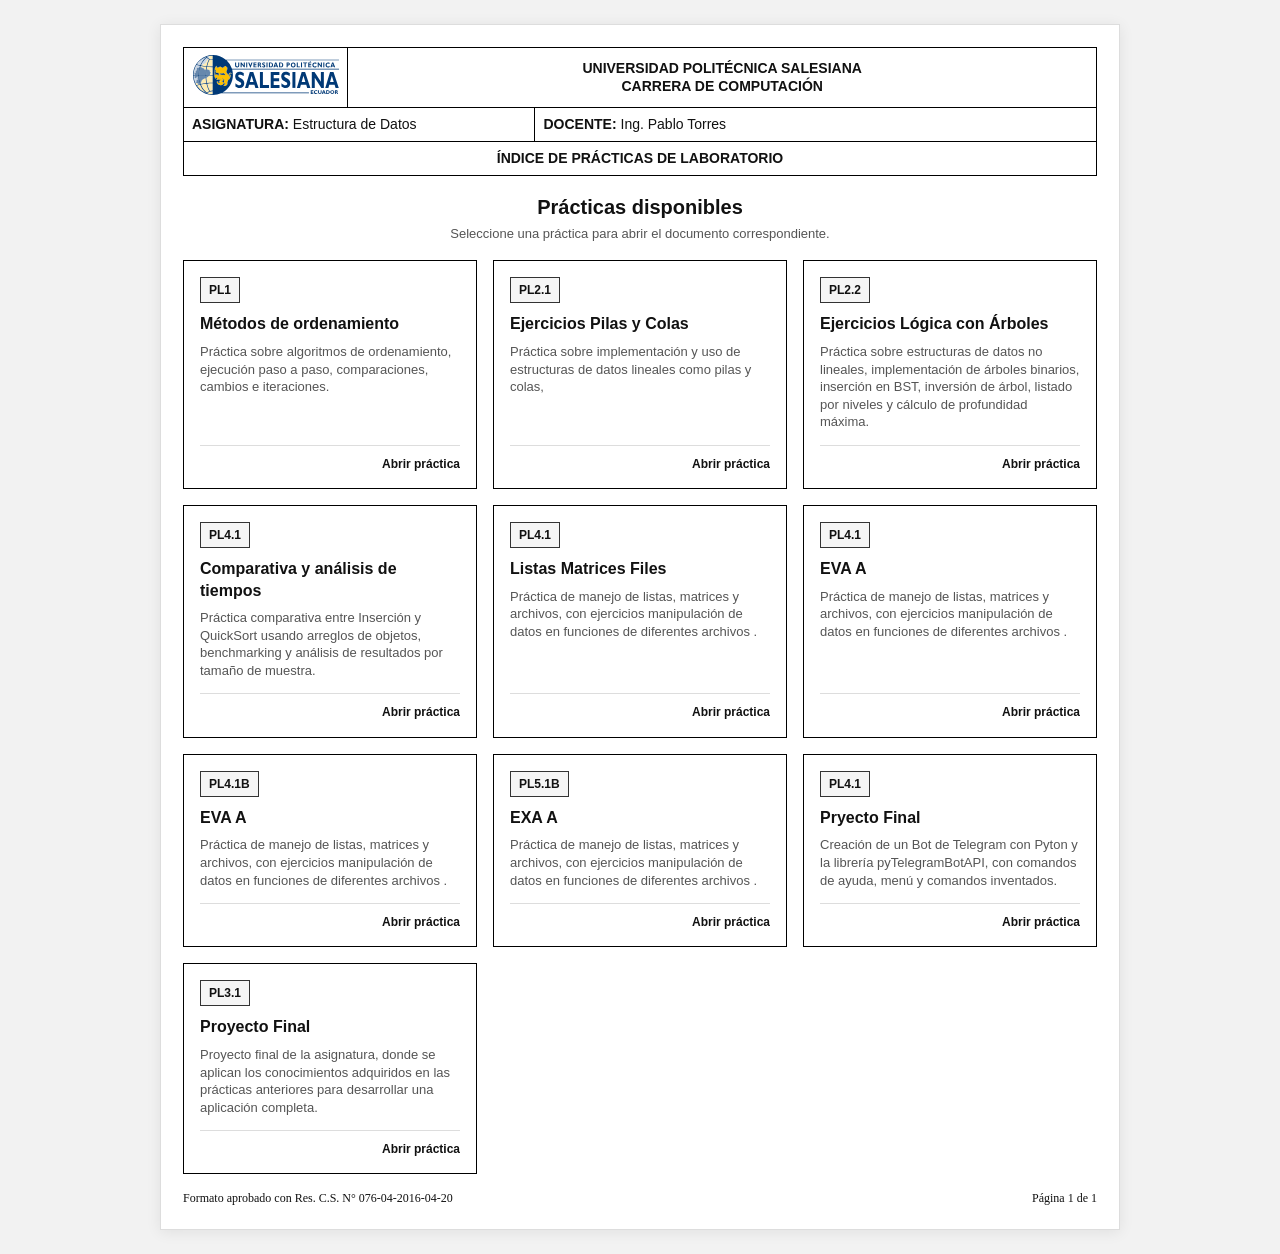
<file: index.html>
<!DOCTYPE html>
<html lang="es">

<head>
    <meta charset="UTF-8" />
    <meta
        name="viewport"
        content="width=device-width, initial-scale=1.0"
    />
    <title>Prácticas - Estructura de Datos</title>

    <link
        rel="stylesheet"
        href="./css/styles.css"
    >

    <style>
        .home-header {
            margin-bottom: 18px;
        }

        .home-title {
            margin: 14px 0 4px;
            font-size: 20px;
            text-align: center;
            font-weight: 700;
        }

        .home-subtitle {
            margin: 0 0 18px;
            text-align: center;
            color: var(--muted);
            font-size: 13px;
        }

        .practice-grid {
            display: grid;
            grid-template-columns: repeat(auto-fit, minmax(260px, 1fr));
            gap: 16px;
            margin-top: 18px;
        }

        .practice-card {
            display: flex;
            flex-direction: column;
            justify-content: space-between;
            min-height: 170px;
            padding: 16px;
            border: 1px solid var(--border);
            background: #fff;
            color: var(--text);
            text-decoration: none;
            transition: transform .15s ease, box-shadow .15s ease, border-color .15s ease;
        }

        .practice-card:hover {
            transform: translateY(-3px);
            box-shadow: 0 4px 16px rgba(0, 0, 0, .12);
            border-color: #333;
        }

        .practice-card:active {
            transform: translateY(0);
        }

        .practice-code {
            display: inline-block;
            width: fit-content;
            margin-bottom: 10px;
            padding: 4px 8px;
            border: 1px solid #333;
            font-weight: 700;
            font-size: 12px;
            background: #f5f5f5;
        }

        .practice-card h3 {
            margin: 0 0 8px;
            font-size: 16px;
        }

        .practice-card p {
            margin: 0;
            color: var(--muted);
            font-size: 13px;
        }

        .practice-footer {
            margin-top: 14px;
            padding-top: 10px;
            border-top: 1px solid #ddd;
            font-size: 12px;
            font-weight: 700;
            text-align: right;
        }

        @media print {
            .practice-card {
                break-inside: avoid;
            }
        }
    </style>
</head>

<body>
    <main
        class="page"
        id="practice-content"
    >
        <section class="home-header">
            <table class="guide-table">
                <tr>
                    <td class="logo-cell">
                        <img
                            src="./assets/ups-svg-plain.svg"
                            alt="Logo UPS"
                            class="logo-img"
                        >
                    </td>
                    <td
                        colspan="4"
                        class="title-cell"
                    >
                        UNIVERSIDAD POLITÉCNICA SALESIANA<br>
                        CARRERA DE COMPUTACIÓN
                    </td>
                </tr>

                <tr>
                    <td colspan="2"><strong>ASIGNATURA:</strong> Estructura de Datos</td>
                    <td colspan="3"><strong>DOCENTE:</strong> Ing. Pablo Torres</td>
                </tr>

                <tr>
                    <td
                        colspan="5"
                        class="center bold"
                    >
                        ÍNDICE DE PRÁCTICAS DE LABORATORIO
                    </td>
                </tr>
            </table>
        </section>

        <h1 class="home-title">Prácticas disponibles</h1>
        <p class="home-subtitle">Seleccione una práctica para abrir el documento correspondiente.</p>

        <section class="practice-grid">
            <a
                class="practice-card"
                href="./unidad1/01-metodos-ordenamiento.html"
            >
                <div>
                    <span class="practice-code">PL1</span>
                    <h3>Métodos de ordenamiento</h3>
                    <p>
                        Práctica sobre algoritmos de ordenamiento, ejecución paso a paso,
                        comparaciones, cambios e iteraciones.
                    </p>
                </div>
                <div class="practice-footer">Abrir práctica</div>
            </a>

            <a
                class="practice-card"
                href="./unidad2/02-ejercicios-pilas-colas.html"
            >
                <div>
                    <span class="practice-code">PL2.1</span>
                    <h3>Ejercicios Pilas y Colas</h3>
                    <p>
                        Práctica sobre implementación y uso de estructuras de datos lineales como pilas y colas,
                    </p>
                </div>
                <div class="practice-footer">Abrir práctica</div>
            </a>
            <a
                class="practice-card"
                href="./unidad2/04-ejercicios-arboles-vclases.html"
            >
                <div>
                    <span class="practice-code">PL2.2</span>
                    <h3>Ejercicios Lógica con Árboles</h3>
                    <p>
                        Práctica sobre estructuras de datos no lineales, implementación de árboles binarios,
                        inserción en BST, inversión de árbol, listado por niveles y cálculo de profundidad máxima.
                    </p>
                </div>
                <div class="practice-footer">Abrir práctica</div>
            </a>
            <a
                class="practice-card"
                href="./unidad4/PL4.1-comparativa.html"
            >
                <div>
                    <span class="practice-code">PL4.1</span>
                    <h3>Comparativa y análisis de tiempos</h3>
                    <p>
                        Práctica comparativa entre Inserción y QuickSort usando arreglos de objetos,
                        benchmarking y análisis de resultados por tamaño de muestra.
                    </p>
                </div>
                <div class="practice-footer">Abrir práctica</div>
            </a>
            <a
                class="practice-card"
                href="./pro/01-ejercicios-list-matrices-files.html"
            >
                <div>
                    <span class="practice-code">PL4.1</span>
                    <h3>Listas Matrices Files</h3>
                    <p>
                        Práctica de manejo de listas, matrices y archivos, con ejercicios manipulación de datos en
                        funciones de diferentes archivos .
                    </p>
                </div>
                <div class="practice-footer">Abrir práctica</div>
            </a>
            <a
                class="practice-card"
                href="./pro/02-eva-a.html"
            >
                <div>
                    <span class="practice-code">PL4.1</span>
                    <h3>EVA A</h3>
                    <p>
                        Práctica de manejo de listas, matrices y archivos, con ejercicios manipulación de datos en
                        funciones de diferentes archivos .
                    </p>
                </div>
                <div class="practice-footer">Abrir práctica</div>
            </a>
            <a
                class="practice-card"
                href="./pro/02-eva-b.html"
            >
                <div>
                    <span class="practice-code">PL4.1B</span>
                    <h3>EVA A</h3>
                    <p>
                        Práctica de manejo de listas, matrices y archivos, con ejercicios manipulación de datos en
                        funciones de diferentes archivos .
                    </p>
                </div>
                <div class="practice-footer">Abrir práctica</div>
            </a>

            <a
                class="practice-card"
                href="./pro/05-exa-1.html"
            >
                <div>
                    <span class="practice-code">PL5.1B</span>
                    <h3>EXA A</h3>
                    <p>
                        Práctica de manejo de listas, matrices y archivos, con ejercicios manipulación de datos en
                        funciones de diferentes archivos .
                    </p>
                </div>
                <div class="practice-footer">Abrir práctica</div>
            </a>
            <a
                class="practice-card"
                href="./pro/04-proyecto.html"
            >
                <div>
                    <span class="practice-code">PL4.1</span>
                    <h3>Pryecto Final</h3>
                    <p>
                        Creación de un Bot de Telegram con Pyton y la librería pyTelegramBotAPI, con comandos de ayuda,
                        menú y comandos inventados.
                    </p>
                </div>
                <div class="practice-footer">Abrir práctica</div>
            </a>

            <a
                class="practice-card"
                href="./unidad3/PL3.1-proyecto.html"
            >
                <div>
                    <span class="practice-code">PL3.1</span>
                    <h3>Proyecto Final</h3>
                    <p>
                        Proyecto final de la asignatura, donde se aplican los conocimientos adquiridos en las prácticas
                        anteriores para desarrollar una aplicación completa.
                    </p>
                </div>
                <div class="practice-footer">Abrir práctica</div>
            </a>

        </section>

        <!-- <div style="text-align: center; margin: 24px auto 0;">
            <p class="signature">
                Docente: Ing. Pablo Torres
            </p>
            <p>
                Firma: _______________________________
            </p>
        </div> -->

        <div class="footer">
            <span>Formato aprobado con Res. C.S. N° 076-04-2016-04-20</span>
            <span>Página 1 de 1</span>
        </div>
    </main>
</body>

</html>
</file>
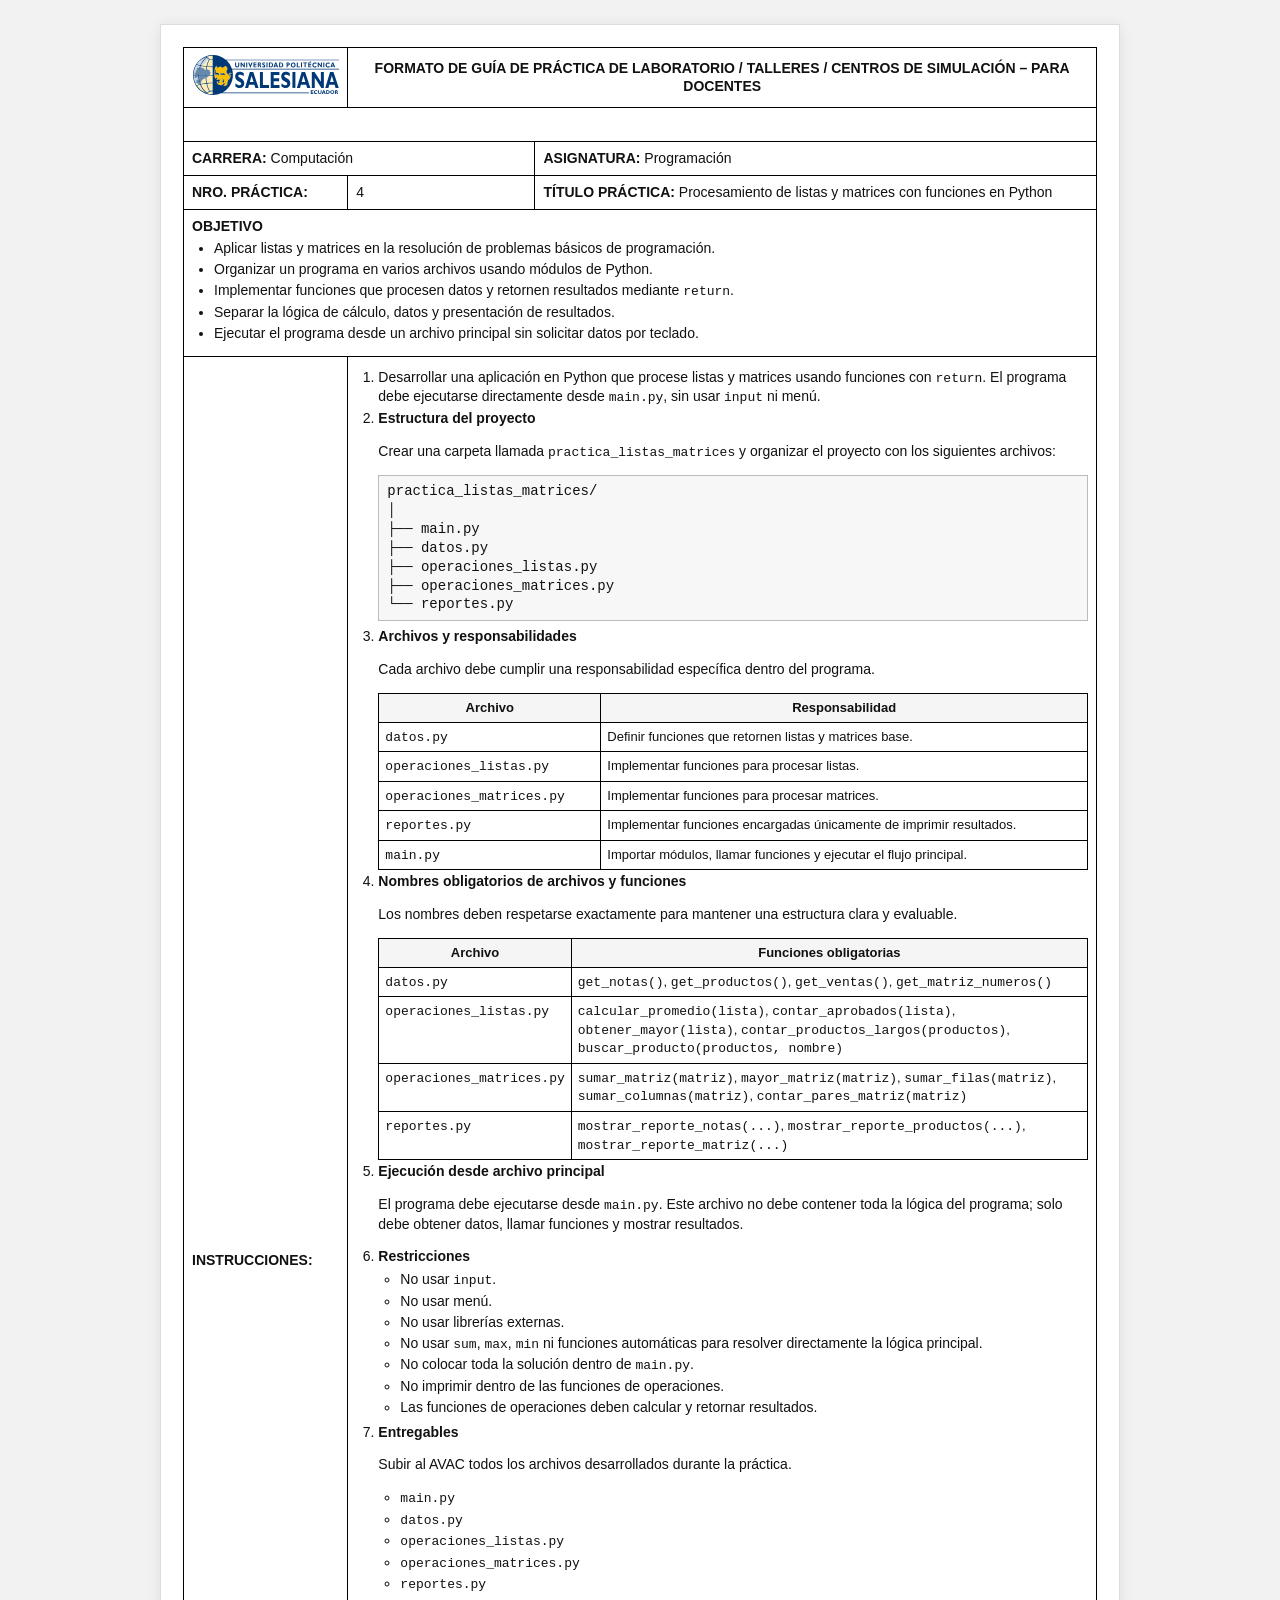
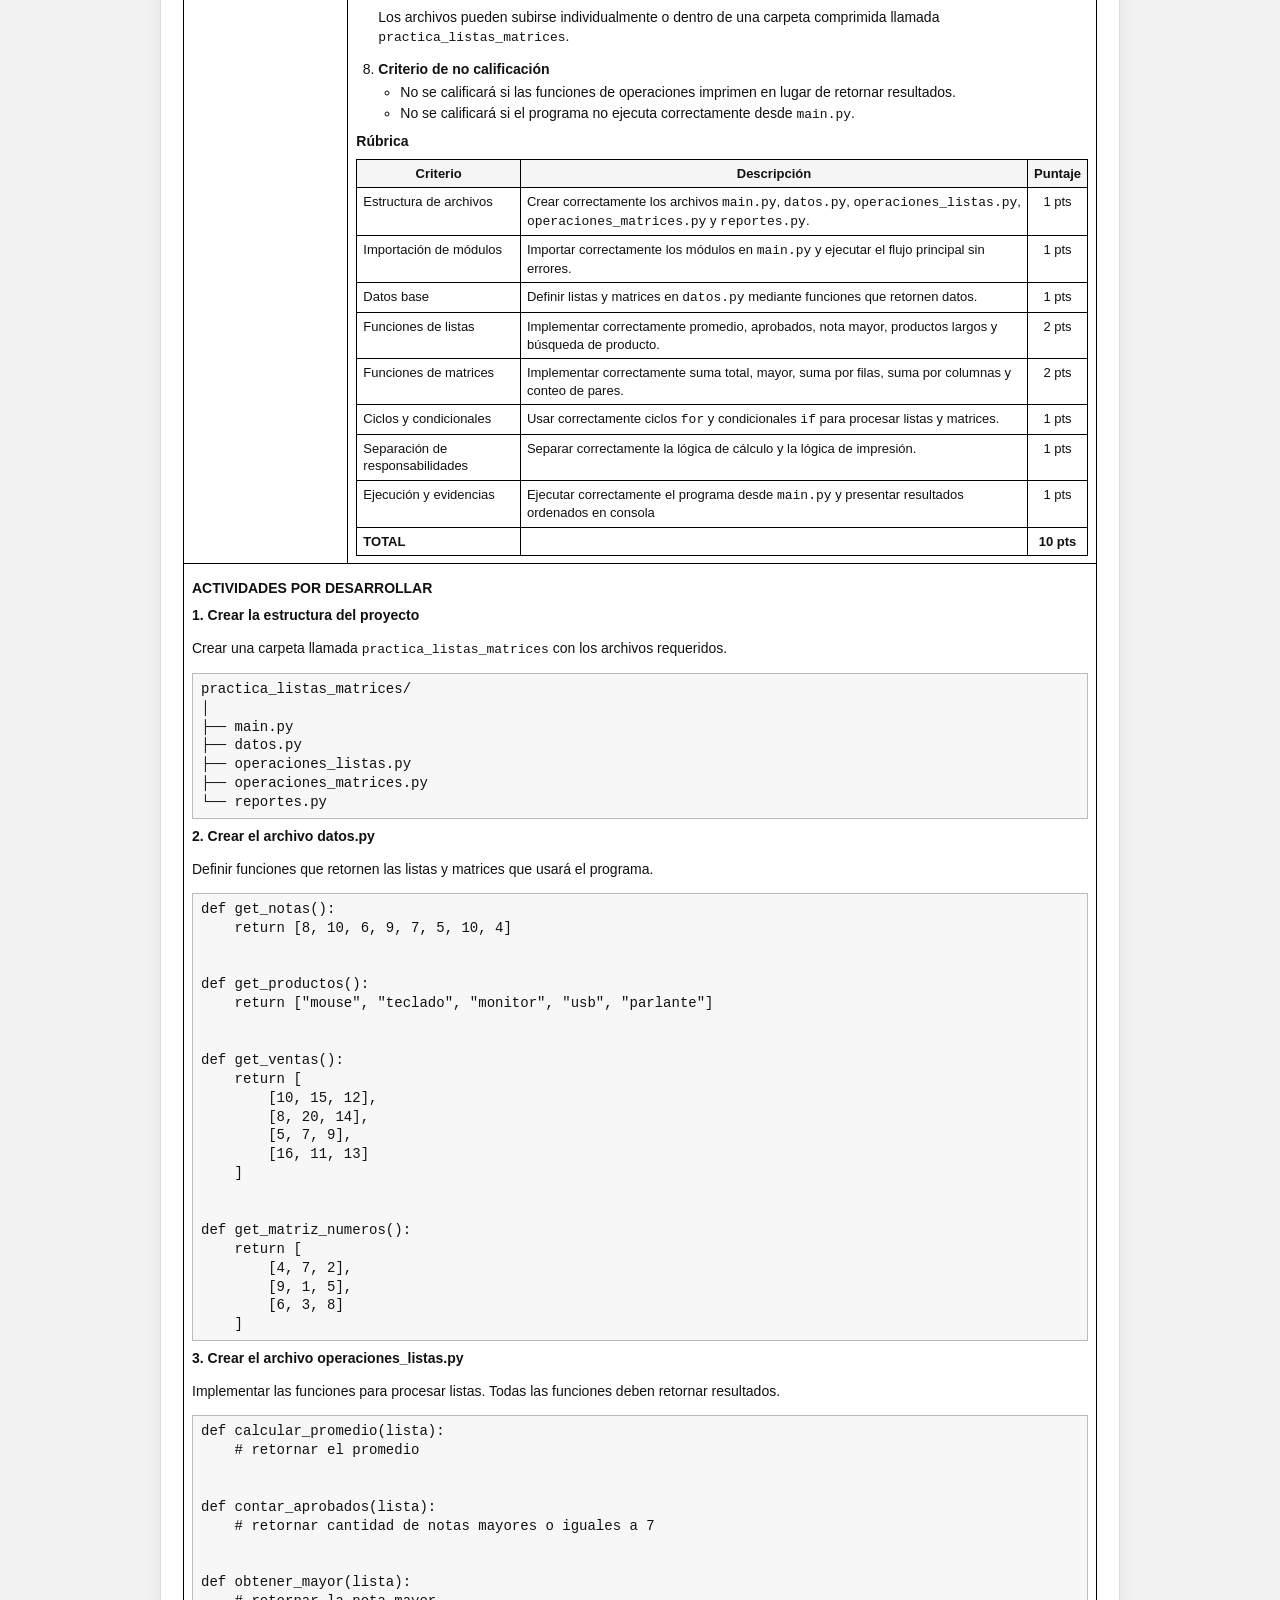
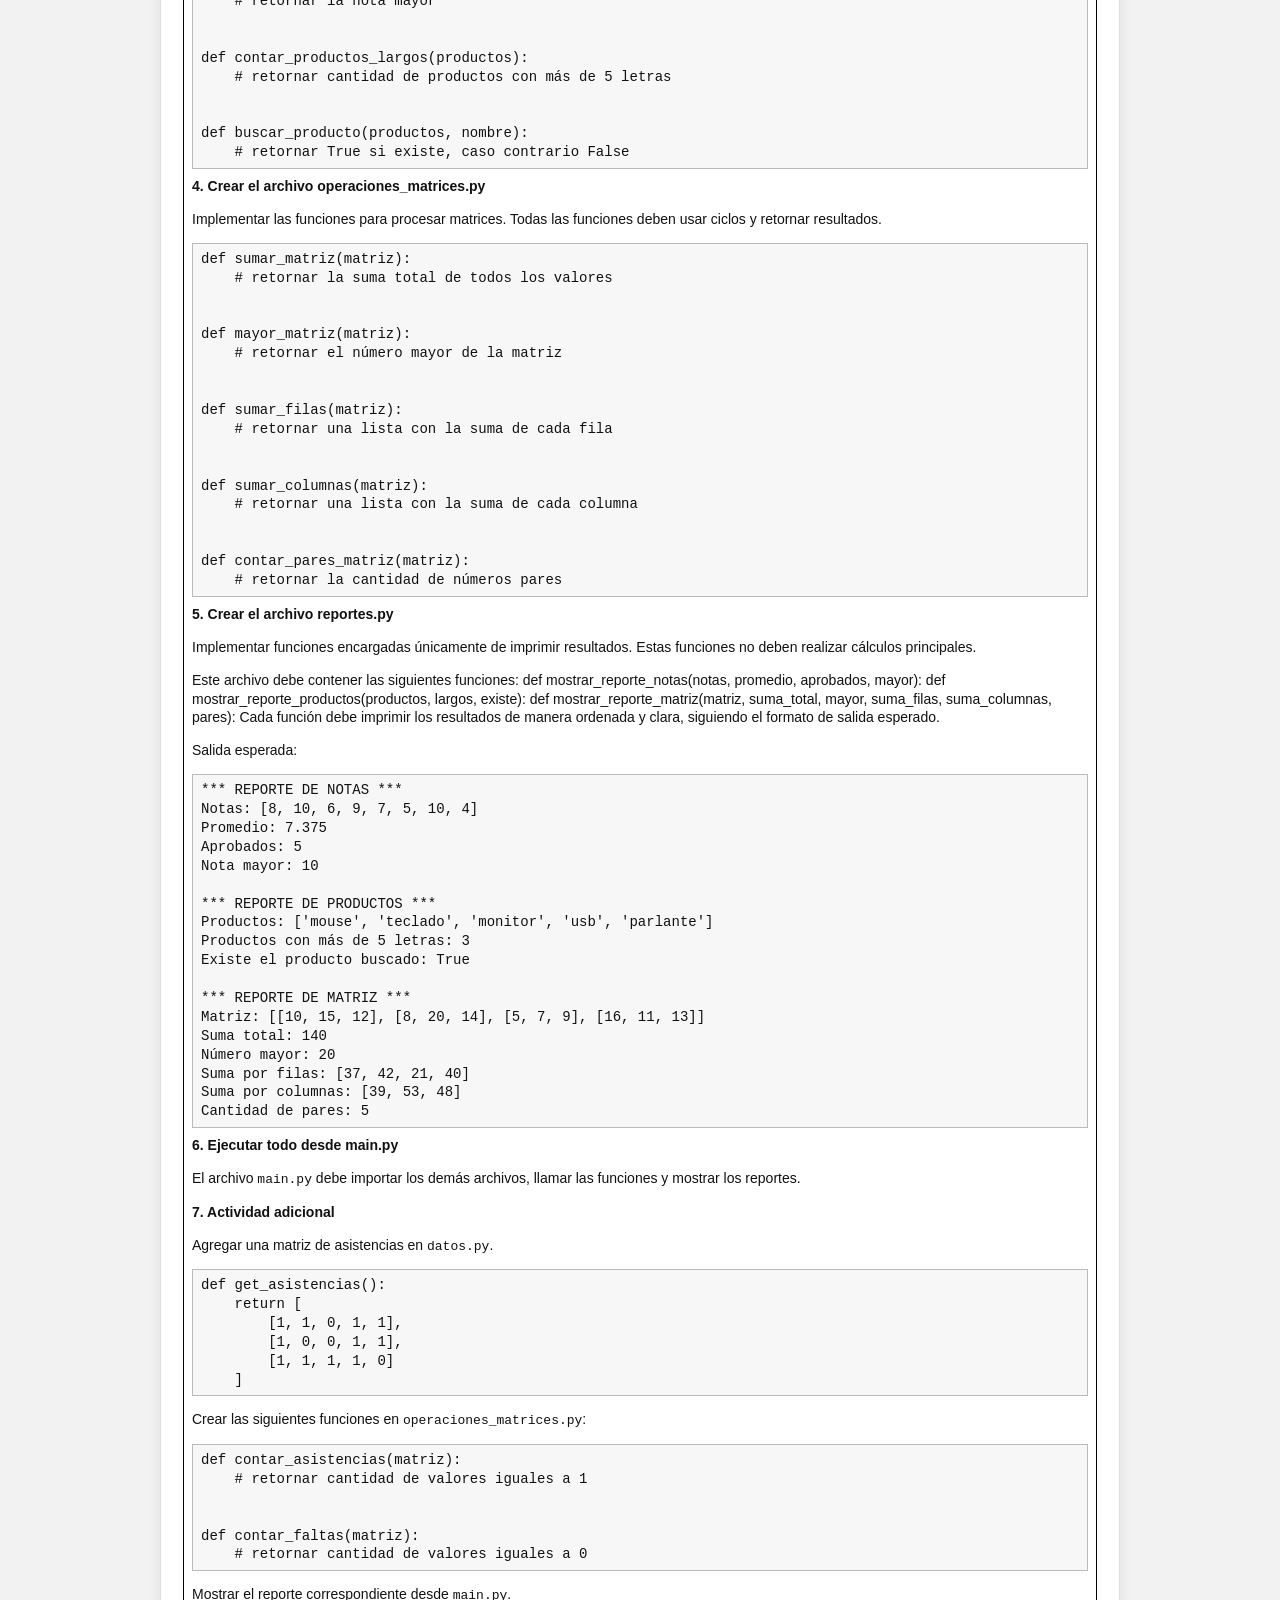
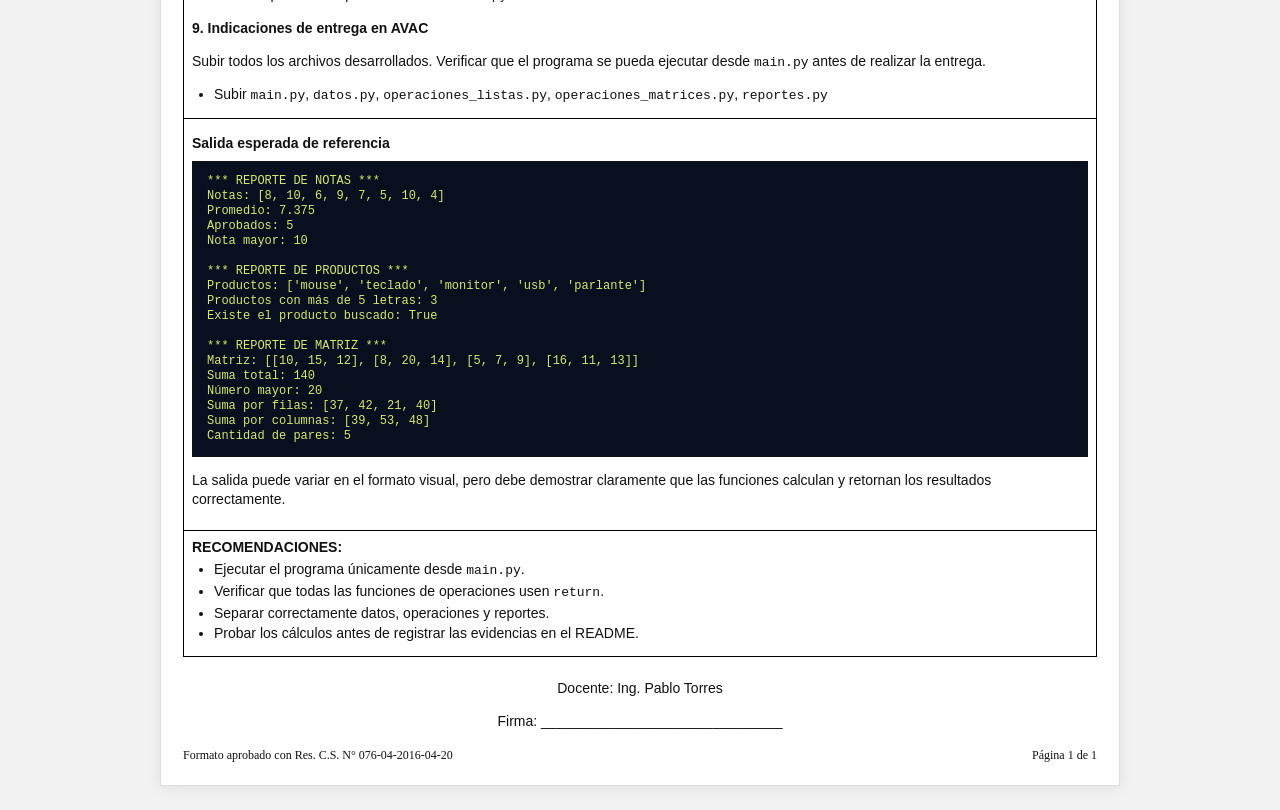
<file: pro/01-ejercicios-list-matrices-files copy.html>
<!DOCTYPE html>
<html lang="es">

<head>
    <meta charset="UTF-8" />
    <meta
        name="viewport"
        content="width=device-width, initial-scale=1.0"
    />
    <title>Guía de práctica - Listas y matrices con funciones en Python</title>

    <link
        rel="stylesheet"
        href="../css/styles.css"
    >
</head>

<body>
    <main
        class="page"
        id="practice-content"
    >
        <table class="guide-table">
            <tr>
                <td class="logo-cell">
                    <img
                        src="../assets/ups-svg-plain.svg"
                        alt="Logo UPS"
                        class="logo-img"
                    >
                </td>
                <td
                    colspan="4"
                    class="title-cell"
                >
                    FORMATO DE GUÍA DE PRÁCTICA DE LABORATORIO / TALLERES / CENTROS DE SIMULACIÓN – PARA DOCENTES
                </td>
            </tr>

            <tr>
                <td colspan="5">&nbsp;</td>
            </tr>

            <tr>
                <td colspan="2"><strong>CARRERA:</strong> Computación</td>
                <td colspan="3"><strong>ASIGNATURA:</strong> Programación</td>
            </tr>

            <tr>
                <td><strong>NRO. PRÁCTICA:</strong></td>
                <td>4</td>
                <td colspan="3">
                    <strong>TÍTULO PRÁCTICA:</strong> Procesamiento de listas y matrices con funciones en Python
                </td>
            </tr>

            <tr>
                <td colspan="5">
                    <strong>OBJETIVO</strong>
                    <ul>
                        <li>Aplicar listas y matrices en la resolución de problemas básicos de programación.</li>
                        <li>Organizar un programa en varios archivos usando módulos de Python.</li>
                        <li>Implementar funciones que procesen datos y retornen resultados mediante <code>return</code>.
                        </li>
                        <li>Separar la lógica de cálculo, datos y presentación de resultados.</li>
                        <li>Ejecutar el programa desde un archivo principal sin solicitar datos por teclado.</li>
                    </ul>
                </td>
            </tr>

            <tr>
                <td class="section-label">INSTRUCCIONES:</td>
                <td
                    colspan="4"
                    class="section-content"
                >
                    <ol>
                        <li>
                            Desarrollar una aplicación en Python que procese listas y matrices usando funciones con
                            <code>return</code>. El programa debe ejecutarse directamente desde <code>main.py</code>,
                            sin usar
                            <code>input</code> ni menú.
                        </li>

                        <li>
                            <strong>Estructura del proyecto</strong>
                            <p>Crear una carpeta llamada <code>practica_listas_matrices</code> y organizar el proyecto
                                con los siguientes archivos:</p>

                            <pre class="code-line">practica_listas_matrices/
│
├── main.py
├── datos.py
├── operaciones_listas.py
├── operaciones_matrices.py
└── reportes.py</pre>
                        </li>

                        <li>
                            <strong>Archivos y responsabilidades</strong>
                            <p>Cada archivo debe cumplir una responsabilidad específica dentro del programa.</p>

                            <table class="rubric">
                                <thead>
                                    <tr>
                                        <th>Archivo</th>
                                        <th>Responsabilidad</th>
                                    </tr>
                                </thead>
                                <tbody>
                                    <tr>
                                        <td><code>datos.py</code></td>
                                        <td>Definir funciones que retornen listas y matrices base.</td>
                                    </tr>
                                    <tr>
                                        <td><code>operaciones_listas.py</code></td>
                                        <td>Implementar funciones para procesar listas.</td>
                                    </tr>
                                    <tr>
                                        <td><code>operaciones_matrices.py</code></td>
                                        <td>Implementar funciones para procesar matrices.</td>
                                    </tr>
                                    <tr>
                                        <td><code>reportes.py</code></td>
                                        <td>Implementar funciones encargadas únicamente de imprimir resultados.</td>
                                    </tr>
                                    <tr>
                                        <td><code>main.py</code></td>
                                        <td>Importar módulos, llamar funciones y ejecutar el flujo principal.</td>
                                    </tr>
                                </tbody>
                            </table>
                        </li>

                        <li>
                            <strong>Nombres obligatorios de archivos y funciones</strong>
                            <p>Los nombres deben respetarse exactamente para mantener una estructura clara y evaluable.
                            </p>

                            <table class="rubric">
                                <thead>
                                    <tr>
                                        <th>Archivo</th>
                                        <th>Funciones obligatorias</th>
                                    </tr>
                                </thead>
                                <tbody>
                                    <tr>
                                        <td><code>datos.py</code></td>
                                        <td><code>get_notas()</code>, <code>get_productos()</code>,
                                            <code>get_ventas()</code>, <code>get_matriz_numeros()</code>
                                        </td>
                                    </tr>
                                    <tr>
                                        <td><code>operaciones_listas.py</code></td>
                                        <td><code>calcular_promedio(lista)</code>, <code>contar_aprobados(lista)</code>,
                                            <code>obtener_mayor(lista)</code>,
                                            <code>contar_productos_largos(productos)</code>,
                                            <code>buscar_producto(productos, nombre)</code>
                                        </td>
                                    </tr>
                                    <tr>
                                        <td><code>operaciones_matrices.py</code></td>
                                        <td><code>sumar_matriz(matriz)</code>, <code>mayor_matriz(matriz)</code>,
                                            <code>sumar_filas(matriz)</code>, <code>sumar_columnas(matriz)</code>,
                                            <code>contar_pares_matriz(matriz)</code>
                                        </td>
                                    </tr>
                                    <tr>
                                        <td><code>reportes.py</code></td>
                                        <td><code>mostrar_reporte_notas(...)</code>,
                                            <code>mostrar_reporte_productos(...)</code>,
                                            <code>mostrar_reporte_matriz(...)</code>
                                        </td>
                                    </tr>
                                </tbody>
                            </table>
                        </li>

                        <li>
                            <strong>Ejecución desde archivo principal</strong>
                            <p>El programa debe ejecutarse desde <code>main.py</code>. Este archivo no debe contener
                                toda la lógica del programa; solo debe obtener datos, llamar funciones y mostrar
                                resultados.</p>
                        </li>

                        <li>
                            <strong>Restricciones</strong>
                            <ul>
                                <li>No usar <code>input</code>.</li>
                                <li>No usar menú.</li>
                                <li>No usar librerías externas.</li>
                                <li>No usar <code>sum</code>, <code>max</code>, <code>min</code> ni funciones
                                    automáticas para resolver directamente la lógica principal.</li>
                                <li>No colocar toda la solución dentro de <code>main.py</code>.</li>
                                <li>No imprimir dentro de las funciones de operaciones.</li>
                                <li>Las funciones de operaciones deben calcular y retornar resultados.</li>
                            </ul>
                        </li>

                        <li>
                            <strong>Entregables</strong>
                            <p>Subir al AVAC todos los archivos desarrollados durante la práctica.</p>

                            <ul>
                                <li><code>main.py</code></li>
                                <li><code>datos.py</code></li>
                                <li><code>operaciones_listas.py</code></li>
                                <li><code>operaciones_matrices.py</code></li>
                                <li><code>reportes.py</code></li>

                            </ul>

                            <p>Los archivos pueden subirse individualmente o dentro de una carpeta comprimida llamada
                                <code>practica_listas_matrices</code>.
                            </p>
                        </li>

                        <li>
                            <strong>Criterio de no calificación</strong>
                            <ul>
                                <li>No se calificará si las funciones de operaciones imprimen en lugar de retornar
                                    resultados.</li>
                                <li>No se calificará si el programa no ejecuta correctamente desde <code>main.py</code>.
                                </li>
                            </ul>
                        </li>
                    </ol>

                    <h3>Rúbrica</h3>

                    <table class="rubric">
                        <thead>
                            <tr>
                                <th>Criterio</th>
                                <th>Descripción</th>
                                <th>Puntaje</th>
                            </tr>
                        </thead>
                        <tbody>
                            <tr>
                                <td>Estructura de archivos</td>
                                <td>Crear correctamente los archivos <code>main.py</code>, <code>datos.py</code>,
                                    <code>operaciones_listas.py</code>, <code>operaciones_matrices.py</code> y
                                    <code>reportes.py</code>.
                                </td>
                                <td class="center">1 pts</td>
                            </tr>
                            <tr>
                                <td>Importación de módulos</td>
                                <td>Importar correctamente los módulos en <code>main.py</code> y ejecutar el flujo
                                    principal sin errores.</td>
                                <td class="center">1 pts</td>
                            </tr>
                            <tr>
                                <td>Datos base</td>
                                <td>Definir listas y matrices en <code>datos.py</code> mediante funciones que retornen
                                    datos.</td>
                                <td class="center">1 pts</td>
                            </tr>
                            <tr>
                                <td>Funciones de listas</td>
                                <td>Implementar correctamente promedio, aprobados, nota mayor, productos largos y
                                    búsqueda de producto.</td>
                                <td class="center">2 pts</td>
                            </tr>
                            <tr>
                                <td>Funciones de matrices</td>
                                <td>Implementar correctamente suma total, mayor, suma por filas, suma por columnas y
                                    conteo de pares.</td>
                                <td class="center">2 pts</td>
                            </tr>
                            <tr>
                                <td>Ciclos y condicionales</td>
                                <td>Usar correctamente ciclos <code>for</code> y condicionales <code>if</code> para
                                    procesar listas y matrices.</td>
                                <td class="center">1 pts</td>
                            </tr>
                            <tr>
                                <td>Separación de responsabilidades</td>
                                <td>Separar correctamente la lógica de cálculo y la lógica de impresión.</td>
                                <td class="center">1 pts</td>
                            </tr>
                            <tr>
                                <td>Ejecución y evidencias</td>
                                <td>Ejecutar correctamente el programa desde <code>main.py</code> y presentar resultados
                                    ordenados en consola</td>
                                <td class="center">1 pts</td>
                            </tr>
                            <tr class="subtotal">
                                <td>TOTAL</td>
                                <td></td>
                                <td class="center">10 pts</td>
                            </tr>
                        </tbody>
                    </table>
                </td>
            </tr>

            <tr>
                <td colspan="5">
                    <h3>ACTIVIDADES POR DESARROLLAR</h3>

                    <h4>1. Crear la estructura del proyecto</h4>
                    <p>Crear una carpeta llamada <code>practica_listas_matrices</code> con los archivos requeridos.</p>

                    <pre class="code-line">practica_listas_matrices/
│
├── main.py
├── datos.py
├── operaciones_listas.py
├── operaciones_matrices.py
└── reportes.py</pre>

                    <h4>2. Crear el archivo datos.py</h4>
                    <p>Definir funciones que retornen las listas y matrices que usará el programa.</p>

                    <pre class="code-line">def get_notas():
    return [8, 10, 6, 9, 7, 5, 10, 4]


def get_productos():
    return ["mouse", "teclado", "monitor", "usb", "parlante"]


def get_ventas():
    return [
        [10, 15, 12],
        [8, 20, 14],
        [5, 7, 9],
        [16, 11, 13]
    ]


def get_matriz_numeros():
    return [
        [4, 7, 2],
        [9, 1, 5],
        [6, 3, 8]
    ]</pre>

                    <h4>3. Crear el archivo operaciones_listas.py</h4>
                    <p>Implementar las funciones para procesar listas. Todas las funciones deben retornar resultados.
                    </p>

                    <pre class="code-line">def calcular_promedio(lista):
    # retornar el promedio


def contar_aprobados(lista):
    # retornar cantidad de notas mayores o iguales a 7


def obtener_mayor(lista):
    # retornar la nota mayor


def contar_productos_largos(productos):
    # retornar cantidad de productos con más de 5 letras


def buscar_producto(productos, nombre):
    # retornar True si existe, caso contrario False</pre>

                    <h4>4. Crear el archivo operaciones_matrices.py</h4>
                    <p>Implementar las funciones para procesar matrices. Todas las funciones deben usar ciclos y
                        retornar resultados.</p>

                    <pre class="code-line">def sumar_matriz(matriz):
    # retornar la suma total de todos los valores


def mayor_matriz(matriz):
    # retornar el número mayor de la matriz


def sumar_filas(matriz):
    # retornar una lista con la suma de cada fila


def sumar_columnas(matriz):
    # retornar una lista con la suma de cada columna


def contar_pares_matriz(matriz):
    # retornar la cantidad de números pares</pre>

                    <h4>5. Crear el archivo reportes.py</h4>
                    <p>Implementar funciones encargadas únicamente de imprimir resultados. Estas funciones no deben
                        realizar cálculos principales.</p>

                    Este archivo debe contener las siguientes funciones:
                    def mostrar_reporte_notas(notas, promedio, aprobados, mayor):
                    def mostrar_reporte_productos(productos, largos, existe):
                    def mostrar_reporte_matriz(matriz, suma_total, mayor, suma_filas, suma_columnas, pares):

                    Cada función debe imprimir los resultados de manera ordenada y clara, siguiendo el formato de salida
                    esperado.


                    <p>Salida esperada:</p>

                    <pre class="code-line">*** REPORTE DE NOTAS ***
Notas: [8, 10, 6, 9, 7, 5, 10, 4]
Promedio: 7.375
Aprobados: 5
Nota mayor: 10

*** REPORTE DE PRODUCTOS ***
Productos: ['mouse', 'teclado', 'monitor', 'usb', 'parlante']
Productos con más de 5 letras: 3
Existe el producto buscado: True

*** REPORTE DE MATRIZ ***
Matriz: [[10, 15, 12], [8, 20, 14], [5, 7, 9], [16, 11, 13]]
Suma total: 140
Número mayor: 20
Suma por filas: [37, 42, 21, 40]
Suma por columnas: [39, 53, 48]
Cantidad de pares: 5</pre>

                    <h4>6. Ejecutar todo desde main.py</h4>
                    <p>El archivo <code>main.py</code> debe importar los demás archivos, llamar las funciones y mostrar
                        los reportes.</p>



                    <h4>7. Actividad adicional</h4>
                    <p>Agregar una matriz de asistencias en <code>datos.py</code>.</p>

                    <pre class="code-line">def get_asistencias():
    return [
        [1, 1, 0, 1, 1],
        [1, 0, 0, 1, 1],
        [1, 1, 1, 1, 0]
    ]</pre>

                    <p>Crear las siguientes funciones en <code>operaciones_matrices.py</code>:</p>

                    <pre class="code-line">def contar_asistencias(matriz):
    # retornar cantidad de valores iguales a 1


def contar_faltas(matriz):
    # retornar cantidad de valores iguales a 0</pre>

                    <p>Mostrar el reporte correspondiente desde <code>main.py</code>.</p>


                    <h4>9. Indicaciones de entrega en AVAC</h4>
                    <p>Subir todos los archivos desarrollados. Verificar que el programa se pueda ejecutar desde
                        <code>main.py</code> antes de realizar la entrega.
                    </p>

                    <ul>
                        <li>Subir <code>main.py</code>, <code>datos.py</code>, <code>operaciones_listas.py</code>,
                            <code>operaciones_matrices.py</code>, <code>reportes.py</code>
                        </li>


                    </ul>
                </td>
            </tr>

            <tr>
                <td colspan="5">


                    <h4>Salida esperada de referencia</h4>

                    <pre class="console">*** REPORTE DE NOTAS ***
Notas: [8, 10, 6, 9, 7, 5, 10, 4]
Promedio: 7.375
Aprobados: 5
Nota mayor: 10

*** REPORTE DE PRODUCTOS ***
Productos: ['mouse', 'teclado', 'monitor', 'usb', 'parlante']
Productos con más de 5 letras: 3
Existe el producto buscado: True

*** REPORTE DE MATRIZ ***
Matriz: [[10, 15, 12], [8, 20, 14], [5, 7, 9], [16, 11, 13]]
Suma total: 140
Número mayor: 20
Suma por filas: [37, 42, 21, 40]
Suma por columnas: [39, 53, 48]
Cantidad de pares: 5</pre>

                    <p>La salida puede variar en el formato visual, pero debe demostrar claramente que las funciones
                        calculan y retornan los resultados correctamente.</p>
                </td>
            </tr>


            <tr>
                <td colspan="5">
                    <strong>RECOMENDACIONES:</strong>
                    <ul>
                        <li>Ejecutar el programa únicamente desde <code>main.py</code>.</li>
                        <li>Verificar que todas las funciones de operaciones usen <code>return</code>.</li>
                        <li>Separar correctamente datos, operaciones y reportes.</li>
                        <li>Probar los cálculos antes de registrar las evidencias en el README.</li>
                    </ul>
                </td>
            </tr>
        </table>

        <div style="text-align: center; margin: 0 auto;">
            <p class="signature">
                Docente: Ing. Pablo Torres
            </p>
            <p>
                Firma: _______________________________
            </p>
        </div>

        <div class="footer">
            <span>Formato aprobado con Res. C.S. N° 076-04-2016-04-20</span>
            <span>Página 1 de 1</span>
        </div>
    </main>

    <script src="../js/protection.js"></script>
    <script src="../js/protection-security-overlay.js"></script>

</body>

</html>
</file>
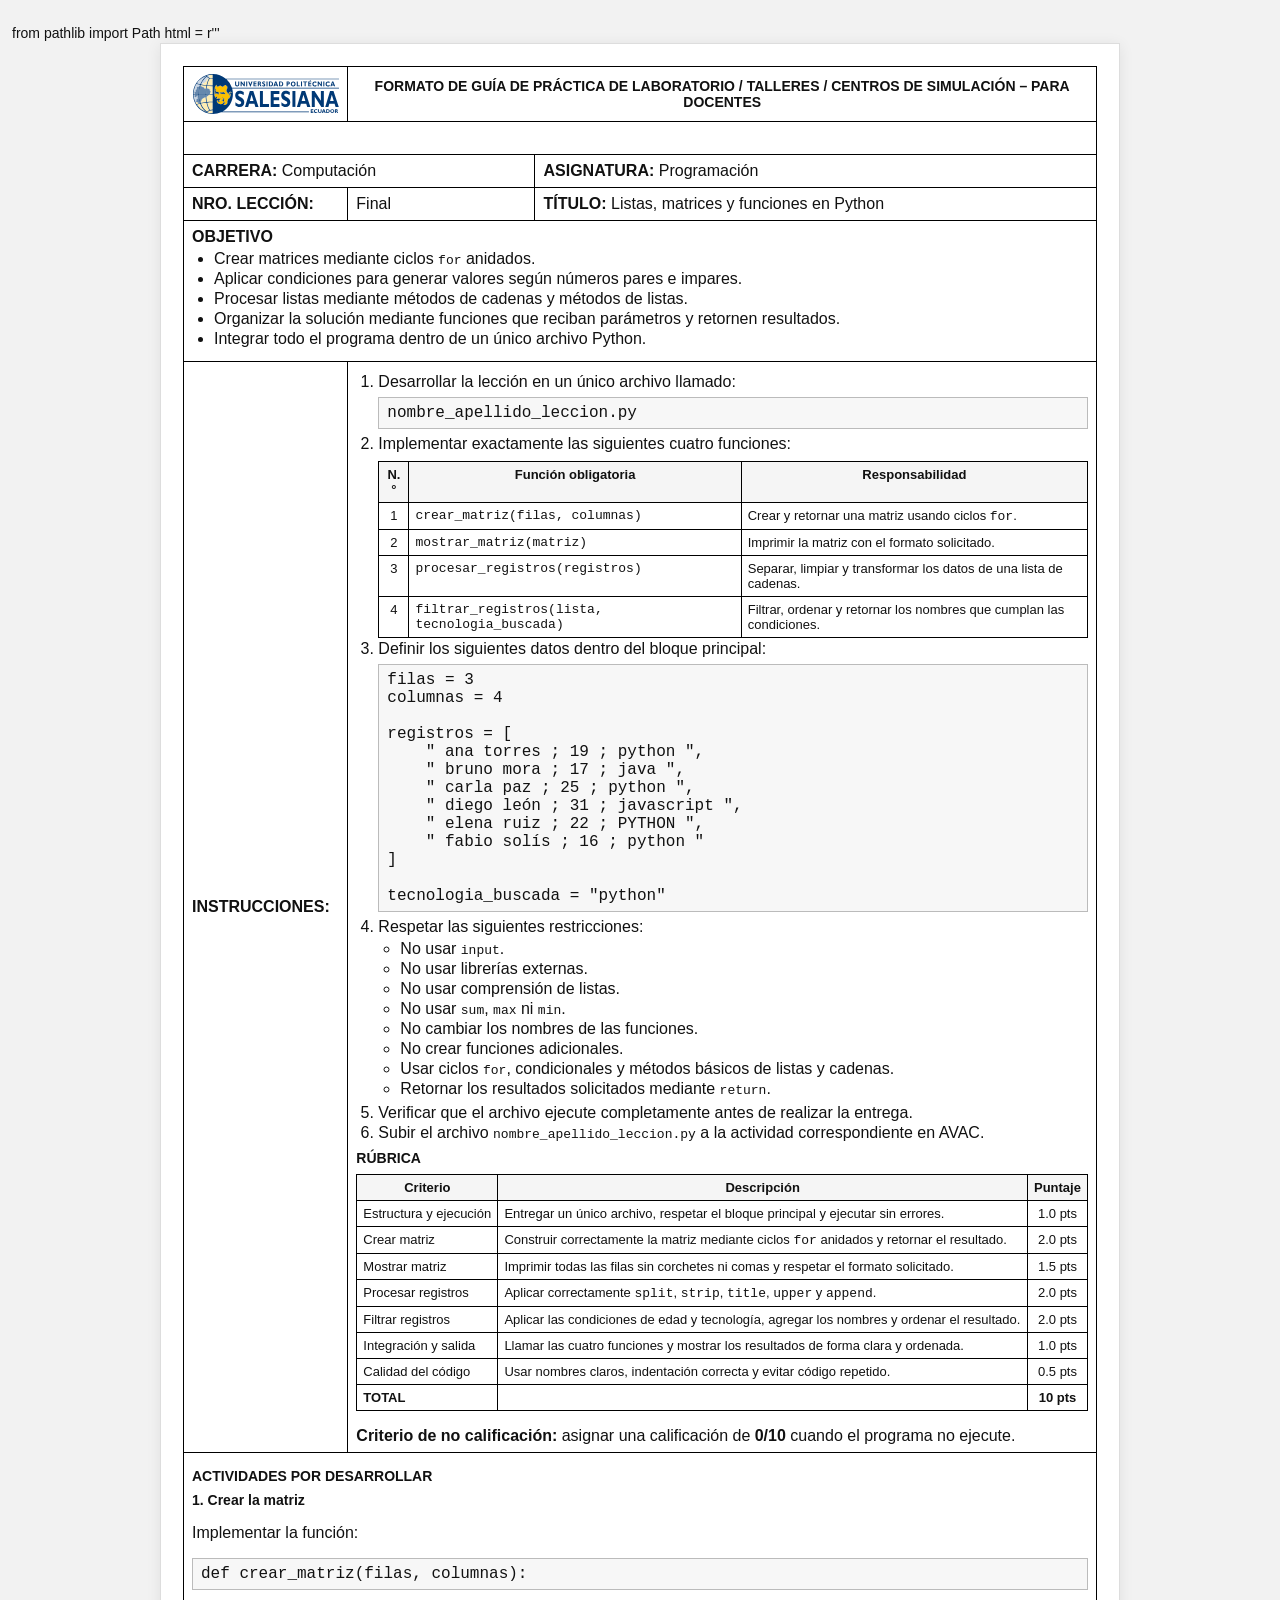
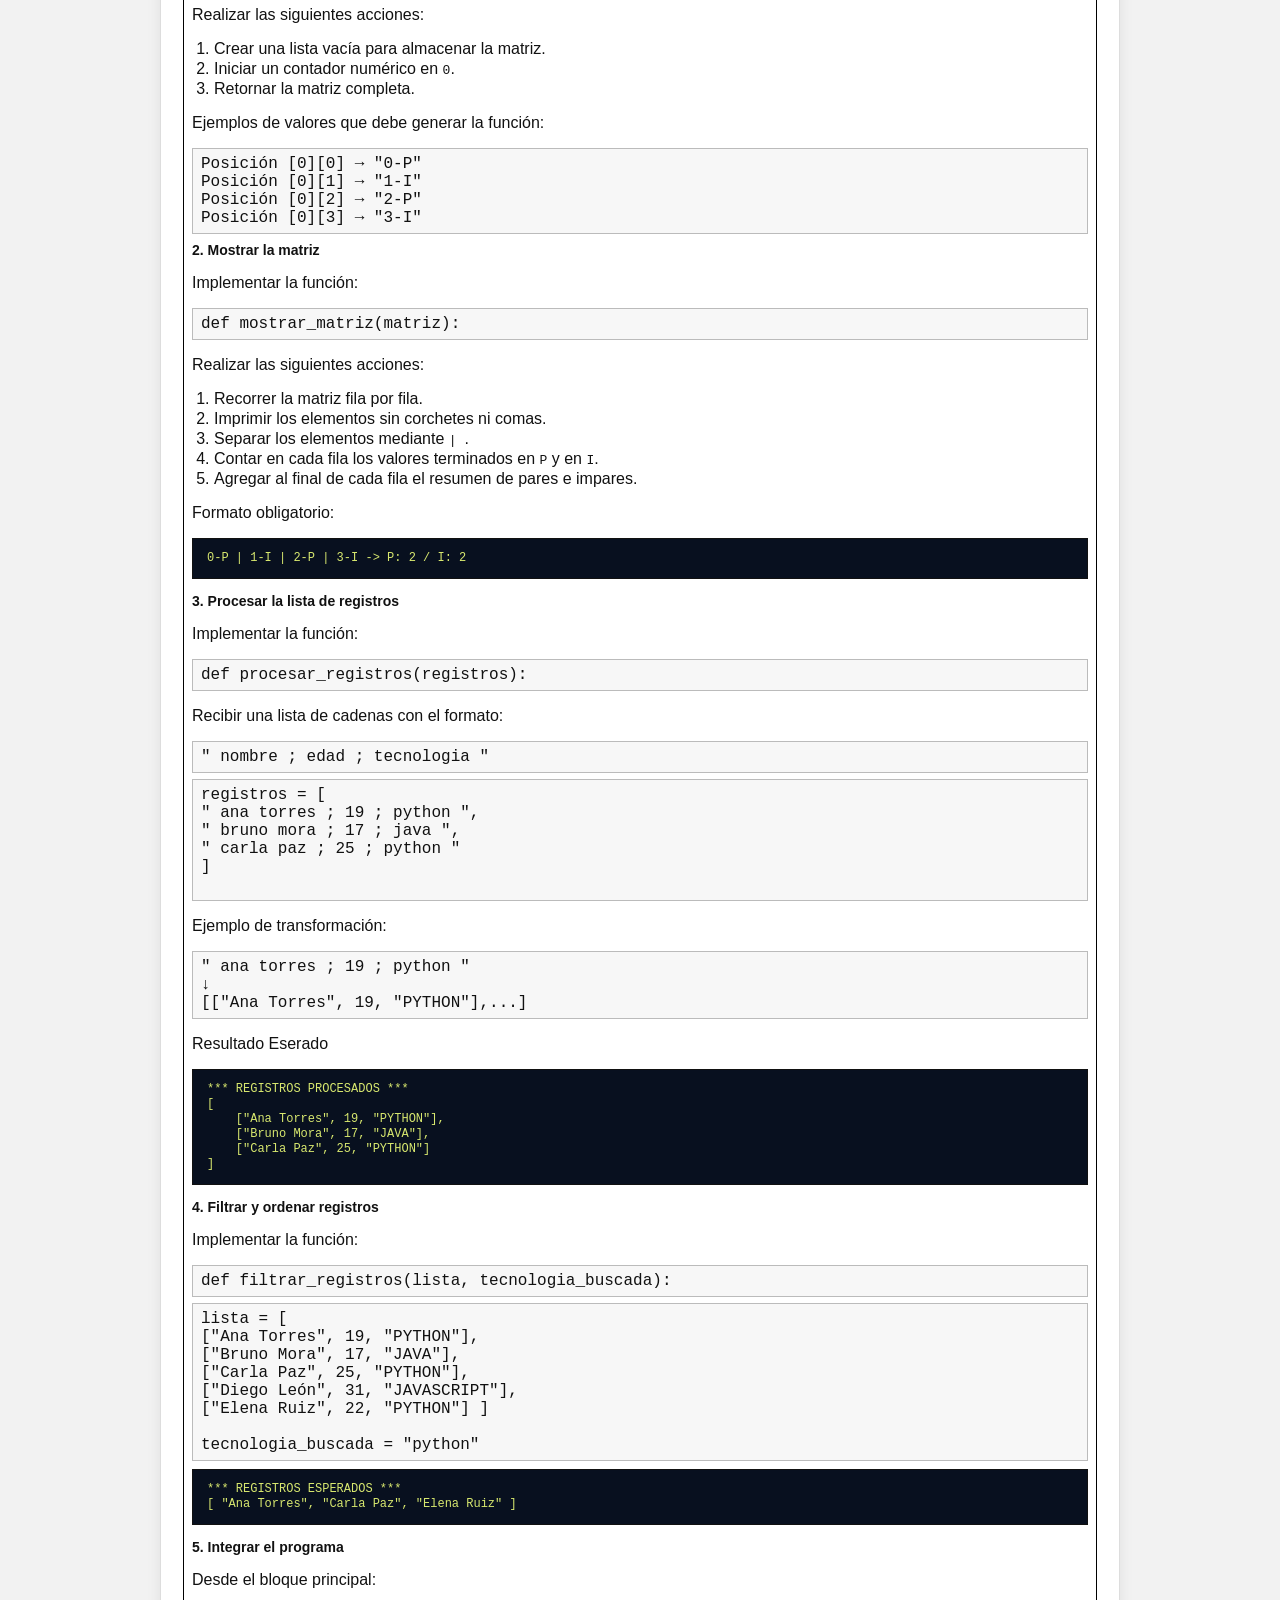
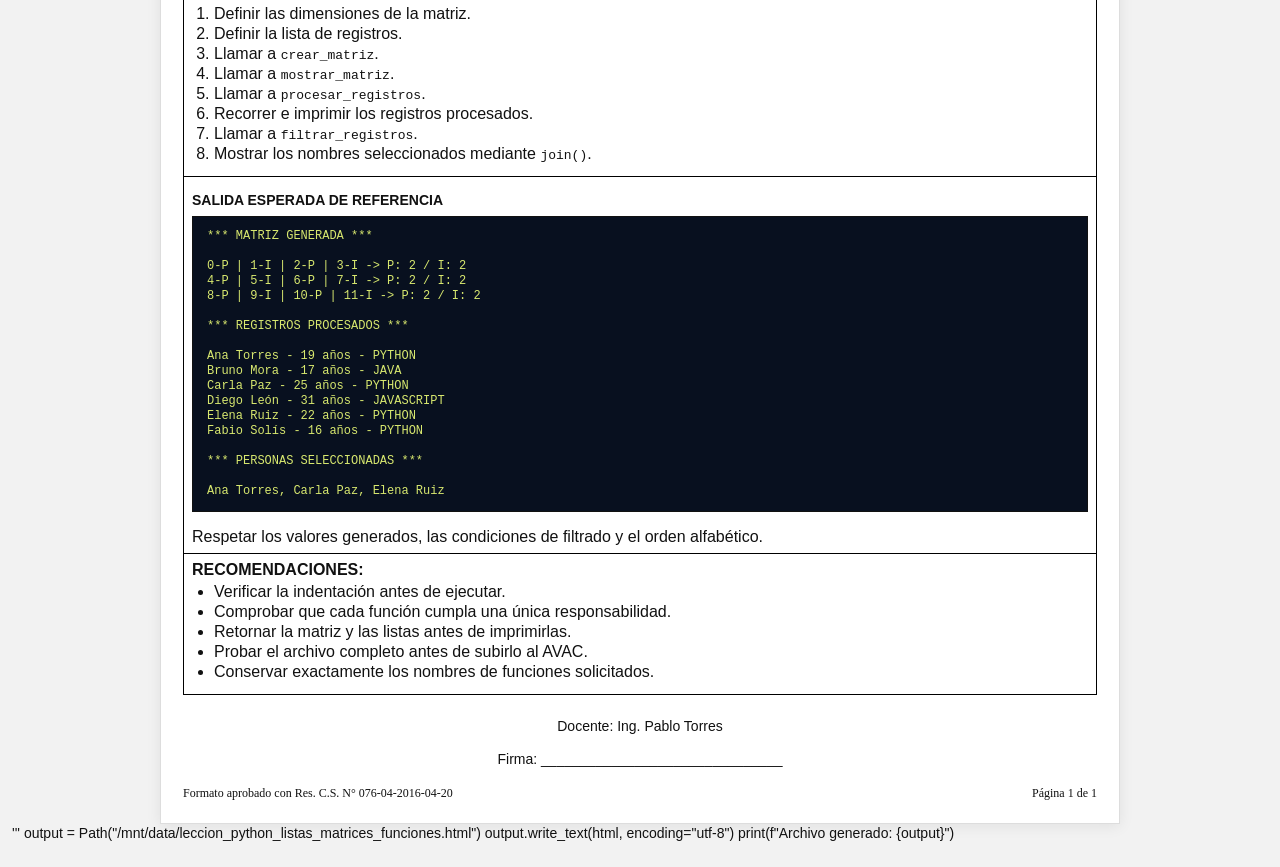
<file: pro/02-eva-a.html>
from pathlib import Path

html = r'''
<!DOCTYPE html>
<html lang="es">

<head>
    <meta charset="UTF-8" />
    <meta
        name="viewport"
        content="width=device-width, initial-scale=1.0"
    />
    <title>Lección de Python - Listas, matrices y funciones</title>

    <link
        rel="stylesheet"
        href="../css/styles.css"
    >
</head>

<body>
    <main
        class="page"
        id="practice-content"
    >
        <table class="guide-table">
            <tr>
                <td class="logo-cell">
                    <img
                        src="../assets/ups-svg-plain.svg"
                        alt="Logo UPS"
                        class="logo-img"
                    >
                </td>
                <td
                    colspan="4"
                    class="title-cell"
                >
                    FORMATO DE GUÍA DE PRÁCTICA DE LABORATORIO / TALLERES / CENTROS DE SIMULACIÓN – PARA DOCENTES
                </td>
            </tr>

            <tr>
                <td colspan="5">&nbsp;</td>
            </tr>

            <tr>
                <td colspan="2"><strong>CARRERA:</strong> Computación</td>
                <td colspan="3"><strong>ASIGNATURA:</strong> Programación</td>
            </tr>

            <tr>
                <td><strong>NRO. LECCIÓN:</strong></td>
                <td>Final</td>
                <td colspan="3">
                    <strong>TÍTULO:</strong> Listas, matrices y funciones en Python
                </td>
            </tr>

            <tr>
                <td colspan="5">
                    <strong>OBJETIVO</strong>
                    <ul>
                        <li>Crear matrices mediante ciclos <code>for</code> anidados.</li>
                        <li>Aplicar condiciones para generar valores según números pares e impares.</li>
                        <li>Procesar listas mediante métodos de cadenas y métodos de listas.</li>
                        <li>Organizar la solución mediante funciones que reciban parámetros y retornen resultados.</li>
                        <li>Integrar todo el programa dentro de un único archivo Python.</li>
                    </ul>
                </td>
            </tr>

            <tr>
                <td class="section-label">INSTRUCCIONES:</td>
                <td
                    colspan="4"
                    class="section-content"
                >
                    <ol>
                        <li>
                            Desarrollar la lección en un único archivo llamado:
                            <pre class="code-line">nombre_apellido_leccion.py</pre>
                        </li>

                        <li>
                            Implementar exactamente las siguientes cuatro funciones:
                            <table class="rubric">
                                <thead>
                                    <tr>
                                        <th>N.°</th>
                                        <th>Función obligatoria</th>
                                        <th>Responsabilidad</th>
                                    </tr>
                                </thead>
                                <tbody>
                                    <tr>
                                        <td class="center">1</td>
                                        <td><code>crear_matriz(filas, columnas)</code></td>
                                        <td>Crear y retornar una matriz usando ciclos <code>for</code>.</td>
                                    </tr>
                                    <tr>
                                        <td class="center">2</td>
                                        <td><code>mostrar_matriz(matriz)</code></td>
                                        <td>Imprimir la matriz con el formato solicitado.</td>
                                    </tr>
                                    <tr>
                                        <td class="center">3</td>
                                        <td><code>procesar_registros(registros)</code></td>
                                        <td>Separar, limpiar y transformar los datos de una lista de cadenas.</td>
                                    </tr>
                                    <tr>
                                        <td class="center">4</td>
                                        <td><code>filtrar_registros(lista, tecnologia_buscada)</code></td>
                                        <td>Filtrar, ordenar y retornar los nombres que cumplan las condiciones.</td>
                                    </tr>
                                </tbody>
                            </table>
                        </li>

                        <li>
                            Definir los siguientes datos dentro del bloque principal:
                            <pre class="code-line">filas = 3
columnas = 4

registros = [
    " ana torres ; 19 ; python ",
    " bruno mora ; 17 ; java ",
    " carla paz ; 25 ; python ",
    " diego león ; 31 ; javascript ",
    " elena ruiz ; 22 ; PYTHON ",
    " fabio solís ; 16 ; python "
]

tecnologia_buscada = "python"</pre>
                        </li>



                        <li>
                            Respetar las siguientes restricciones:
                            <ul>
                                <li>No usar <code>input</code>.</li>
                                <li>No usar librerías externas.</li>
                                <li>No usar comprensión de listas.</li>
                                <li>No usar <code>sum</code>, <code>max</code> ni <code>min</code>.</li>
                                <li>No cambiar los nombres de las funciones.</li>
                                <li>No crear funciones adicionales.</li>
                                <li>Usar ciclos <code>for</code>, condicionales y métodos básicos de listas y cadenas.
                                </li>
                                <li>Retornar los resultados solicitados mediante <code>return</code>.</li>
                            </ul>
                        </li>

                        <li>
                            Verificar que el archivo ejecute completamente antes de realizar la entrega.
                        </li>

                        <li>
                            Subir el archivo <code>nombre_apellido_leccion.py</code> a la actividad correspondiente en
                            AVAC.
                        </li>
                    </ol>

                    <h3>RÚBRICA</h3>

                    <table class="rubric">
                        <thead>
                            <tr>
                                <th>Criterio</th>
                                <th>Descripción</th>
                                <th>Puntaje</th>
                            </tr>
                        </thead>
                        <tbody>
                            <tr>
                                <td>Estructura y ejecución</td>
                                <td>Entregar un único archivo, respetar el bloque principal y ejecutar sin errores.</td>
                                <td class="center">1.0 pts</td>
                            </tr>
                            <tr>
                                <td>Crear matriz</td>
                                <td>Construir correctamente la matriz mediante ciclos <code>for</code> anidados y
                                    retornar el resultado.</td>
                                <td class="center">2.0 pts</td>
                            </tr>
                            <tr>
                                <td>Mostrar matriz</td>
                                <td>Imprimir todas las filas sin corchetes ni comas y respetar el formato solicitado.
                                </td>
                                <td class="center">1.5 pts</td>
                            </tr>
                            <tr>
                                <td>Procesar registros</td>
                                <td>Aplicar correctamente <code>split</code>, <code>strip</code>, <code>title</code>,
                                    <code>upper</code> y <code>append</code>.
                                </td>
                                <td class="center">2.0 pts</td>
                            </tr>
                            <tr>
                                <td>Filtrar registros</td>
                                <td>Aplicar las condiciones de edad y tecnología, agregar los nombres y ordenar el
                                    resultado.</td>
                                <td class="center">2.0 pts</td>
                            </tr>
                            <tr>
                                <td>Integración y salida</td>
                                <td>Llamar las cuatro funciones y mostrar los resultados de forma clara y ordenada.</td>
                                <td class="center">1.0 pts</td>
                            </tr>
                            <tr>
                                <td>Calidad del código</td>
                                <td>Usar nombres claros, indentación correcta y evitar código repetido.</td>
                                <td class="center">0.5 pts</td>
                            </tr>
                            <tr class="subtotal">
                                <td>TOTAL</td>
                                <td></td>
                                <td class="center">10 pts</td>
                            </tr>
                        </tbody>
                    </table>

                    <p>
                        <strong>Criterio de no calificación:</strong>
                        asignar una calificación de <strong>0/10</strong> cuando el programa no ejecute.
                    </p>
                </td>
            </tr>

            <tr>
                <td colspan="5">
                    <h3>ACTIVIDADES POR DESARROLLAR</h3>

                    <h4>1. Crear la matriz</h4>

                    <p>
                        Implementar la función:
                    </p>

                    <pre class="code-line">def crear_matriz(filas, columnas):</pre>

                    <p>Realizar las siguientes acciones:</p>

                    <ol>
                        <li>Crear una lista vacía para almacenar la matriz.</li>
                        <li>Iniciar un contador numérico en <code>0</code>.</li>
                        <li>Retornar la matriz completa.</li>
                    </ol>

                    <p>Ejemplos de valores que debe generar la función:</p>

                    <pre class="code-line">Posición [0][0] → "0-P"
Posición [0][1] → "1-I"
Posición [0][2] → "2-P"
Posición [0][3] → "3-I"</pre>

                    <h4>2. Mostrar la matriz</h4>

                    <p>
                        Implementar la función:
                    </p>

                    <pre class="code-line">def mostrar_matriz(matriz):</pre>

                    <p>Realizar las siguientes acciones:</p>

                    <ol>
                        <li>Recorrer la matriz fila por fila.</li>
                        <li>Imprimir los elementos sin corchetes ni comas.</li>
                        <li>Separar los elementos mediante <code> | </code>.</li>
                        <li>Contar en cada fila los valores terminados en <code>P</code> y en <code>I</code>.</li>
                        <li>Agregar al final de cada fila el resumen de pares e impares.</li>
                    </ol>

                    <p>Formato obligatorio:</p>

                    <pre class="console">0-P | 1-I | 2-P | 3-I -> P: 2 / I: 2</pre>

                    <h4>3. Procesar la lista de registros</h4>

                    <p>
                        Implementar la función:
                    </p>

                    <pre class="code-line">def procesar_registros(registros):</pre>

                    <p>Recibir una lista de cadenas con el formato:</p>

                    <pre class="code-line">" nombre ; edad ; tecnologia "</pre>

                    <pre class="code-line">
registros = [
" ana torres ; 19 ; python ",
" bruno mora ; 17 ; java ",
" carla paz ; 25 ; python "
]
                    </pre>


                    <p>Ejemplo de transformación:</p>

                    <pre class="code-line">" ana torres ; 19 ; python "
↓
[["Ana Torres", 19, "PYTHON"],...]</pre>

                    <p>Resultado Eserado</p>

                    <pre class="console">*** REGISTROS PROCESADOS ***
[
    ["Ana Torres", 19, "PYTHON"],
    ["Bruno Mora", 17, "JAVA"],
    ["Carla Paz", 25, "PYTHON"]
]</pre>
                    <h4>4. Filtrar y ordenar registros</h4>

                    <p>
                        Implementar la función:
                    </p>

                    <pre class="code-line">def filtrar_registros(lista, tecnologia_buscada):</pre>

                    <pre class="code-line">lista = [
["Ana Torres", 19, "PYTHON"], 
["Bruno Mora", 17, "JAVA"], 
["Carla Paz", 25, "PYTHON"], 
["Diego León", 31, "JAVASCRIPT"], 
["Elena Ruiz", 22, "PYTHON"] ]

tecnologia_buscada = "python"</pre>

                    <pre class="console">*** REGISTROS ESPERADOS ***
[ "Ana Torres", "Carla Paz", "Elena Ruiz" ]</pre>

                    <h4>5. Integrar el programa</h4>

                    <p>Desde el bloque principal:</p>

                    <ol>
                        <li>Definir las dimensiones de la matriz.</li>
                        <li>Definir la lista de registros.</li>
                        <li>Llamar a <code>crear_matriz</code>.</li>
                        <li>Llamar a <code>mostrar_matriz</code>.</li>
                        <li>Llamar a <code>procesar_registros</code>.</li>
                        <li>Recorrer e imprimir los registros procesados.</li>
                        <li>Llamar a <code>filtrar_registros</code>.</li>
                        <li>Mostrar los nombres seleccionados mediante <code>join()</code>.</li>
                    </ol>
                </td>
            </tr>

            <tr>
                <td colspan="5">
                    <h3>SALIDA ESPERADA DE REFERENCIA</h3>

                    <pre class="console">*** MATRIZ GENERADA ***

0-P | 1-I | 2-P | 3-I -> P: 2 / I: 2
4-P | 5-I | 6-P | 7-I -> P: 2 / I: 2
8-P | 9-I | 10-P | 11-I -> P: 2 / I: 2

*** REGISTROS PROCESADOS ***

Ana Torres - 19 años - PYTHON
Bruno Mora - 17 años - JAVA
Carla Paz - 25 años - PYTHON
Diego León - 31 años - JAVASCRIPT
Elena Ruiz - 22 años - PYTHON
Fabio Solís - 16 años - PYTHON

*** PERSONAS SELECCIONADAS ***

Ana Torres, Carla Paz, Elena Ruiz</pre>

                    <p>
                        Respetar los valores generados, las condiciones de filtrado y el orden alfabético.
                    </p>
                </td>
            </tr>

            <tr>
                <td colspan="5">
                    <strong>RECOMENDACIONES:</strong>
                    <ul>
                        <li>Verificar la indentación antes de ejecutar.</li>
                        <li>Comprobar que cada función cumpla una única responsabilidad.</li>
                        <li>Retornar la matriz y las listas antes de imprimirlas.</li>
                        <li>Probar el archivo completo antes de subirlo al AVAC.</li>
                        <li>Conservar exactamente los nombres de funciones solicitados.</li>
                    </ul>
                </td>
            </tr>
        </table>

        <div style="text-align: center; margin: 0 auto;">
            <p class="signature">
                Docente: Ing. Pablo Torres
            </p>
            <p>
                Firma: _______________________________
            </p>
        </div>

        <div class="footer">
            <span>Formato aprobado con Res. C.S. N° 076-04-2016-04-20</span>
            <span>Página 1 de 1</span>
        </div>
    </main>

    <script src="../js/protection.js"></script>
    <script src="../js/protection-security-overlay.js"></script>

</body>

</html>
'''

output = Path("/mnt/data/leccion_python_listas_matrices_funciones.html")
output.write_text(html, encoding="utf-8")

print(f"Archivo generado: {output}")
</file>
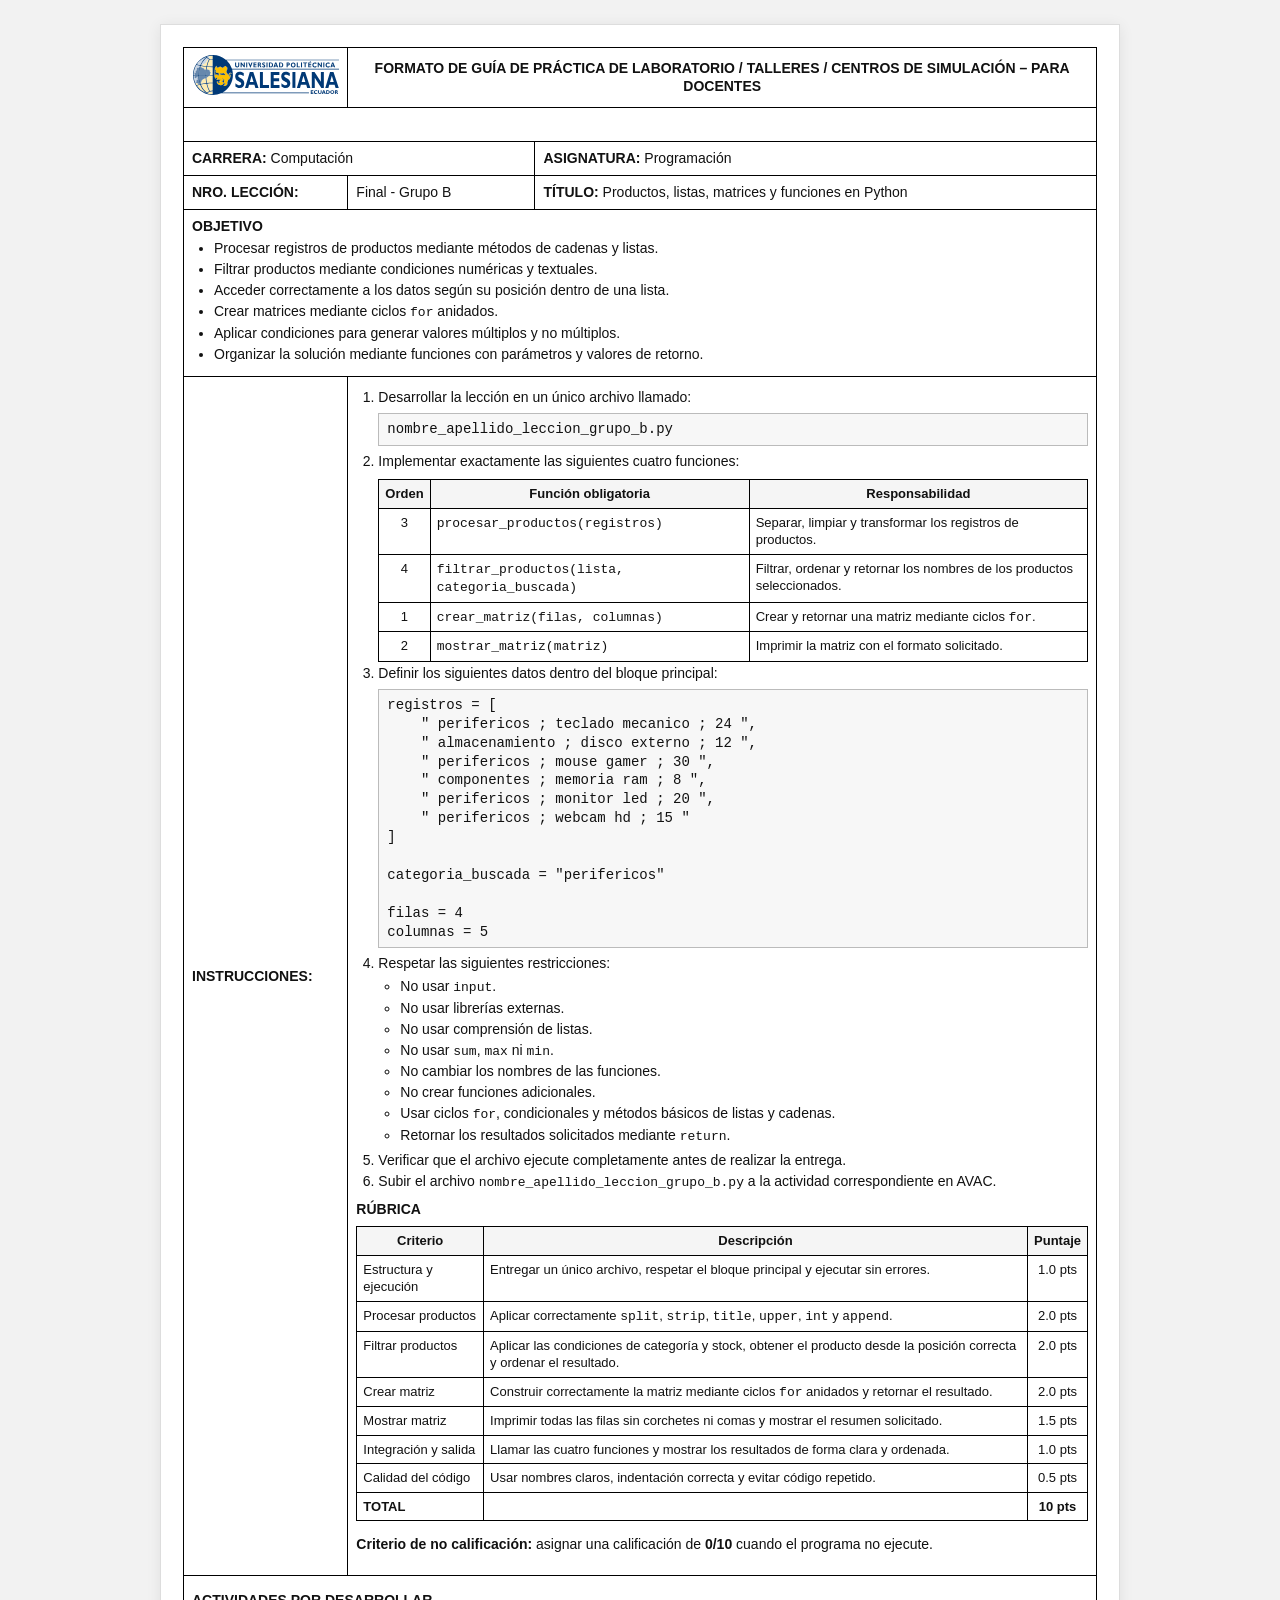
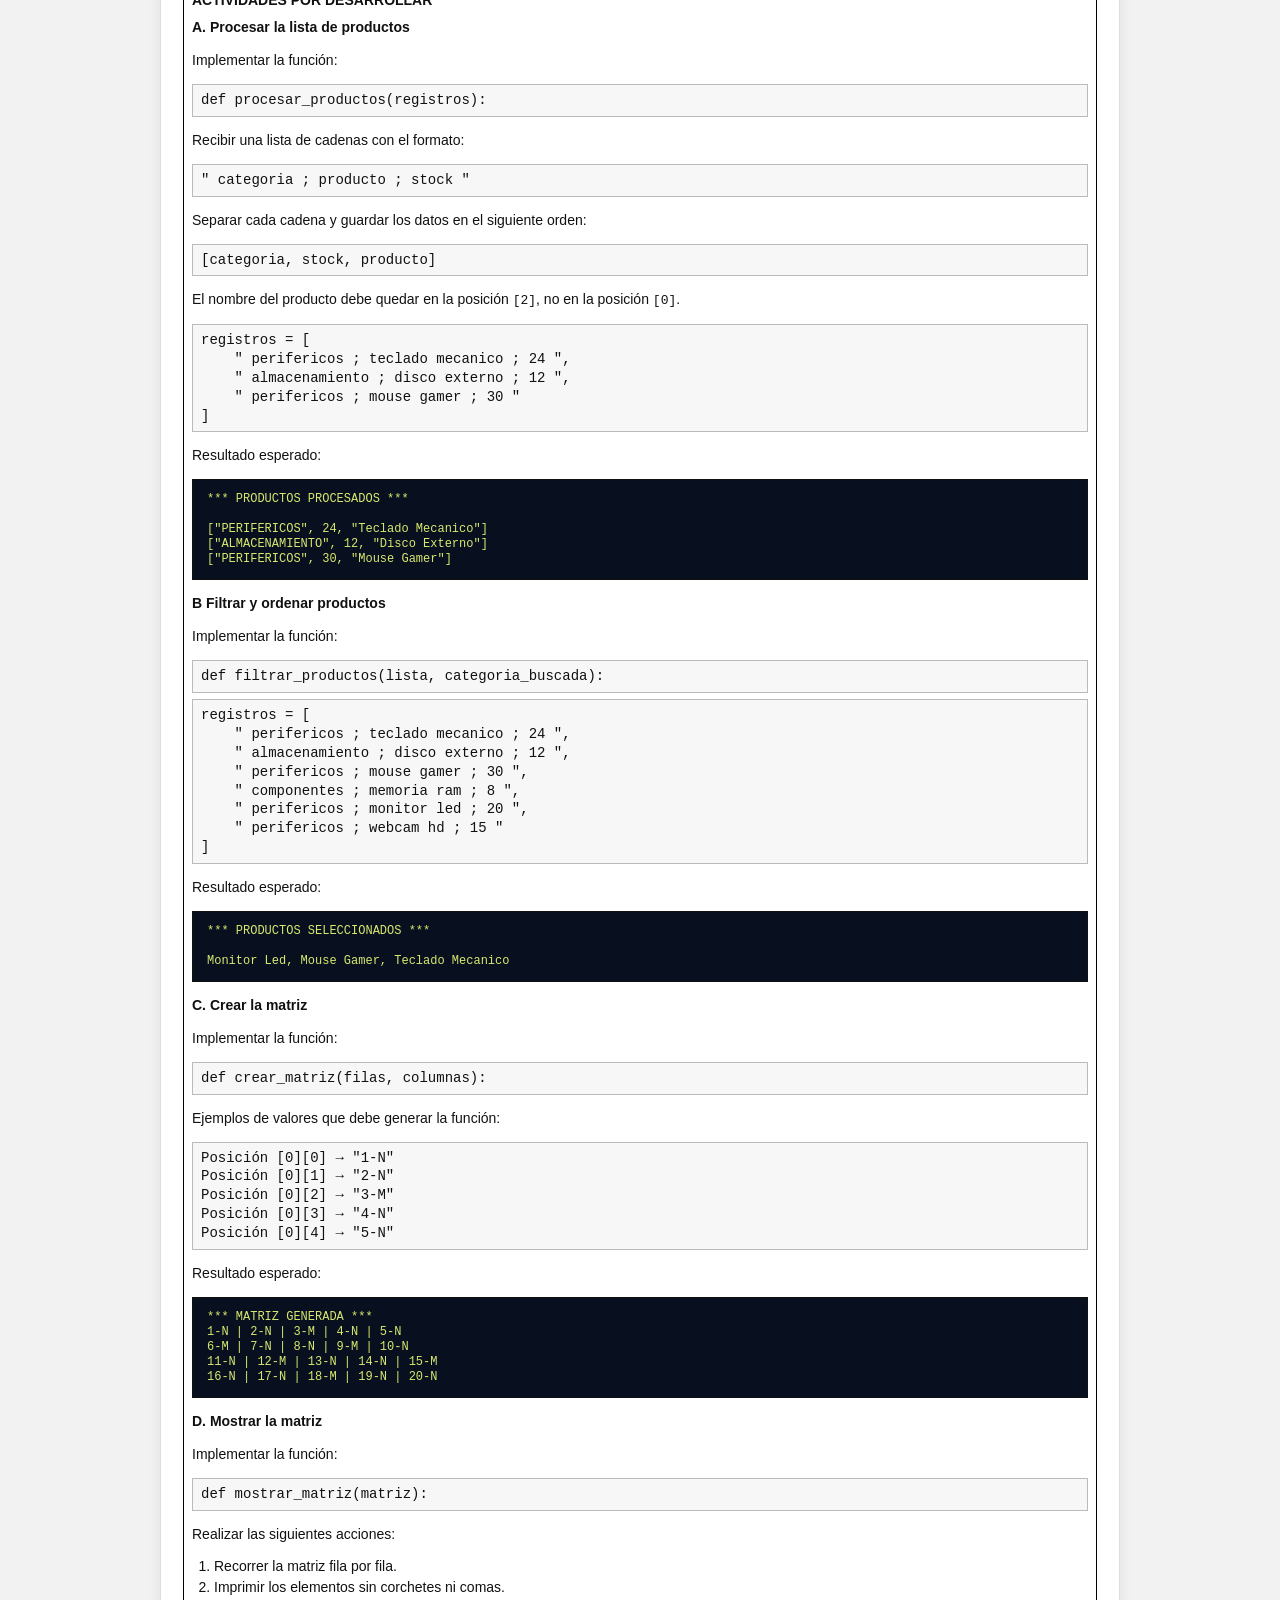
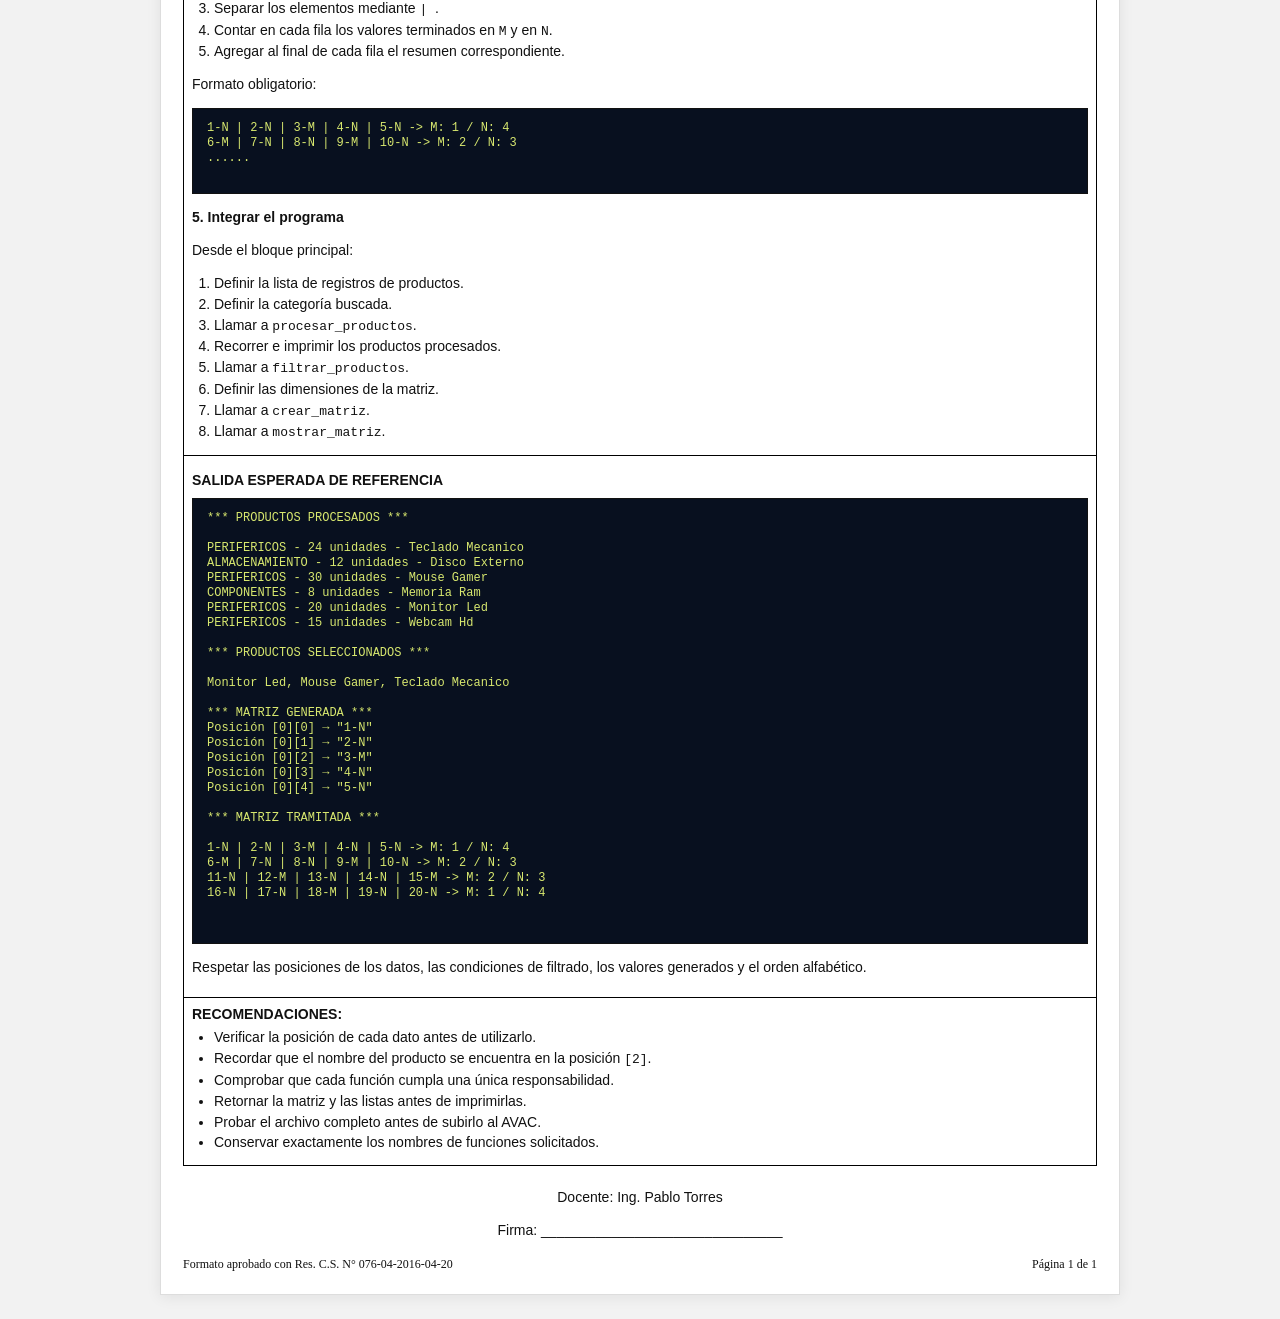
<file: pro/02-eva-b.html>
<!DOCTYPE html>
<html lang="es">

<head>
    <meta charset="UTF-8" />
    <meta
        name="viewport"
        content="width=device-width, initial-scale=1.0"
    />
    <title>Lección de Python - Productos, listas, matrices y funciones</title>

    <link
        rel="stylesheet"
        href="../css/styles.css"
    >
</head>

<body>
    <main
        class="page"
        id="practice-content"
    >
        <table class="guide-table">
            <tr>
                <td class="logo-cell">
                    <img
                        src="../assets/ups-svg-plain.svg"
                        alt="Logo UPS"
                        class="logo-img"
                    >
                </td>
                <td
                    colspan="4"
                    class="title-cell"
                >
                    FORMATO DE GUÍA DE PRÁCTICA DE LABORATORIO / TALLERES / CENTROS DE SIMULACIÓN – PARA DOCENTES
                </td>
            </tr>

            <tr>
                <td colspan="5">&nbsp;</td>
            </tr>

            <tr>
                <td colspan="2"><strong>CARRERA:</strong> Computación</td>
                <td colspan="3"><strong>ASIGNATURA:</strong> Programación</td>
            </tr>

            <tr>
                <td><strong>NRO. LECCIÓN:</strong></td>
                <td>Final - Grupo B</td>
                <td colspan="3">
                    <strong>TÍTULO:</strong> Productos, listas, matrices y funciones en Python
                </td>
            </tr>

            <tr>
                <td colspan="5">
                    <strong>OBJETIVO</strong>
                    <ul>
                        <li>Procesar registros de productos mediante métodos de cadenas y listas.</li>
                        <li>Filtrar productos mediante condiciones numéricas y textuales.</li>
                        <li>Acceder correctamente a los datos según su posición dentro de una lista.</li>
                        <li>Crear matrices mediante ciclos <code>for</code> anidados.</li>
                        <li>Aplicar condiciones para generar valores múltiplos y no múltiplos.</li>
                        <li>Organizar la solución mediante funciones con parámetros y valores de retorno.</li>
                    </ul>
                </td>
            </tr>

            <tr>
                <td class="section-label">INSTRUCCIONES:</td>
                <td
                    colspan="4"
                    class="section-content"
                >
                    <ol>
                        <li>
                            Desarrollar la lección en un único archivo llamado:
                            <pre class="code-line">nombre_apellido_leccion_grupo_b.py</pre>
                        </li>

                        <li>
                            Implementar exactamente las siguientes cuatro funciones:
                            <table class="rubric">
                                <thead>
                                    <tr>
                                        <th>Orden</th>
                                        <th>Función obligatoria</th>
                                        <th>Responsabilidad</th>
                                    </tr>
                                </thead>
                                <tbody>
                                    <tr>
                                        <td class="center">3</td>
                                        <td><code>procesar_productos(registros)</code></td>
                                        <td>Separar, limpiar y transformar los registros de productos.</td>
                                    </tr>
                                    <tr>
                                        <td class="center">4</td>
                                        <td><code>filtrar_productos(lista, categoria_buscada)</code></td>
                                        <td>Filtrar, ordenar y retornar los nombres de los productos seleccionados.</td>
                                    </tr>
                                    <tr>
                                        <td class="center">1</td>
                                        <td><code>crear_matriz(filas, columnas)</code></td>
                                        <td>Crear y retornar una matriz mediante ciclos <code>for</code>.</td>
                                    </tr>
                                    <tr>
                                        <td class="center">2</td>
                                        <td><code>mostrar_matriz(matriz)</code></td>
                                        <td>Imprimir la matriz con el formato solicitado.</td>
                                    </tr>
                                </tbody>
                            </table>
                        </li>

                        <li>
                            Definir los siguientes datos dentro del bloque principal:
                            <pre class="code-line">registros = [
    " perifericos ; teclado mecanico ; 24 ",
    " almacenamiento ; disco externo ; 12 ",
    " perifericos ; mouse gamer ; 30 ",
    " componentes ; memoria ram ; 8 ",
    " perifericos ; monitor led ; 20 ",
    " perifericos ; webcam hd ; 15 "
]

categoria_buscada = "perifericos"

filas = 4
columnas = 5</pre>
                        </li>

                        <li>
                            Respetar las siguientes restricciones:
                            <ul>
                                <li>No usar <code>input</code>.</li>
                                <li>No usar librerías externas.</li>
                                <li>No usar comprensión de listas.</li>
                                <li>No usar <code>sum</code>, <code>max</code> ni <code>min</code>.</li>
                                <li>No cambiar los nombres de las funciones.</li>
                                <li>No crear funciones adicionales.</li>
                                <li>Usar ciclos <code>for</code>, condicionales y métodos básicos de listas y cadenas.
                                </li>
                                <li>Retornar los resultados solicitados mediante <code>return</code>.</li>
                            </ul>
                        </li>

                        <li>
                            Verificar que el archivo ejecute completamente antes de realizar la entrega.
                        </li>

                        <li>
                            Subir el archivo <code>nombre_apellido_leccion_grupo_b.py</code> a la actividad
                            correspondiente en AVAC.
                        </li>
                    </ol>

                    <h3>RÚBRICA</h3>

                    <table class="rubric">
                        <thead>
                            <tr>
                                <th>Criterio</th>
                                <th>Descripción</th>
                                <th>Puntaje</th>
                            </tr>
                        </thead>
                        <tbody>
                            <tr>
                                <td>Estructura y ejecución</td>
                                <td>Entregar un único archivo, respetar el bloque principal y ejecutar sin errores.</td>
                                <td class="center">1.0 pts</td>
                            </tr>
                            <tr>
                                <td>Procesar productos</td>
                                <td>Aplicar correctamente <code>split</code>, <code>strip</code>, <code>title</code>,
                                    <code>upper</code>, <code>int</code> y <code>append</code>.
                                </td>
                                <td class="center">2.0 pts</td>
                            </tr>
                            <tr>
                                <td>Filtrar productos</td>
                                <td>Aplicar las condiciones de categoría y stock, obtener el producto desde la posición
                                    correcta y ordenar el resultado.</td>
                                <td class="center">2.0 pts</td>
                            </tr>
                            <tr>
                                <td>Crear matriz</td>
                                <td>Construir correctamente la matriz mediante ciclos <code>for</code> anidados y
                                    retornar el resultado.</td>
                                <td class="center">2.0 pts</td>
                            </tr>
                            <tr>
                                <td>Mostrar matriz</td>
                                <td>Imprimir todas las filas sin corchetes ni comas y mostrar el resumen solicitado.
                                </td>
                                <td class="center">1.5 pts</td>
                            </tr>
                            <tr>
                                <td>Integración y salida</td>
                                <td>Llamar las cuatro funciones y mostrar los resultados de forma clara y ordenada.</td>
                                <td class="center">1.0 pts</td>
                            </tr>
                            <tr>
                                <td>Calidad del código</td>
                                <td>Usar nombres claros, indentación correcta y evitar código repetido.</td>
                                <td class="center">0.5 pts</td>
                            </tr>
                            <tr class="subtotal">
                                <td>TOTAL</td>
                                <td></td>
                                <td class="center">10 pts</td>
                            </tr>
                        </tbody>
                    </table>

                    <p>
                        <strong>Criterio de no calificación:</strong>
                        asignar una calificación de <strong>0/10</strong> cuando el programa no ejecute.
                    </p>
                </td>
            </tr>

            <tr>
                <td colspan="5">
                    <h3>ACTIVIDADES POR DESARROLLAR</h3>

                    <h4>A. Procesar la lista de productos</h4>

                    <p>Implementar la función:</p>

                    <pre class="code-line">def procesar_productos(registros):</pre>

                    <p>Recibir una lista de cadenas con el formato:</p>

                    <pre class="code-line">" categoria ; producto ; stock "</pre>

                    <p>Separar cada cadena y guardar los datos en el siguiente orden:</p>

                    <pre class="code-line">[categoria, stock, producto]</pre>

                    <p>
                        El nombre del producto debe quedar en la posición <code>[2]</code>,
                        no en la posición <code>[0]</code>.
                    </p>

                    <pre class="code-line">registros = [
    " perifericos ; teclado mecanico ; 24 ",
    " almacenamiento ; disco externo ; 12 ",
    " perifericos ; mouse gamer ; 30 "
]</pre>



                    <p>Resultado esperado:</p>

                    <pre class="console">*** PRODUCTOS PROCESADOS ***

["PERIFERICOS", 24, "Teclado Mecanico"]
["ALMACENAMIENTO", 12, "Disco Externo"]
["PERIFERICOS", 30, "Mouse Gamer"]</pre>

                    <h4>B Filtrar y ordenar productos</h4>

                    <p>Implementar la función:</p>

                    <pre class="code-line">def filtrar_productos(lista, categoria_buscada):</pre>


                    <pre class="code-line">registros = [
    " perifericos ; teclado mecanico ; 24 ",
    " almacenamiento ; disco externo ; 12 ",
    " perifericos ; mouse gamer ; 30 ",
    " componentes ; memoria ram ; 8 ",
    " perifericos ; monitor led ; 20 ",
    " perifericos ; webcam hd ; 15 "
]</pre>

                    <p>Resultado esperado:</p>
                    <pre class="console">*** PRODUCTOS SELECCIONADOS ***

Monitor Led, Mouse Gamer, Teclado Mecanico</pre>

                    <h4>C. Crear la matriz</h4>

                    <p>Implementar la función:</p>

                    <pre class="code-line">def crear_matriz(filas, columnas):</pre>



                    <p>Ejemplos de valores que debe generar la función:</p>

                    <pre class="code-line">Posición [0][0] → "1-N"
Posición [0][1] → "2-N"
Posición [0][2] → "3-M"
Posición [0][3] → "4-N"
Posición [0][4] → "5-N"</pre>

                    <p>Resultado esperado:</p>

                    <pre class="console">*** MATRIZ GENERADA ***
1-N | 2-N | 3-M | 4-N | 5-N
6-M | 7-N | 8-N | 9-M | 10-N
11-N | 12-M | 13-N | 14-N | 15-M
16-N | 17-N | 18-M | 19-N | 20-N</pre>

                    <h4>D. Mostrar la matriz</h4>

                    <p>Implementar la función:</p>

                    <pre class="code-line">def mostrar_matriz(matriz):</pre>

                    <p>Realizar las siguientes acciones:</p>

                    <ol>
                        <li>Recorrer la matriz fila por fila.</li>
                        <li>Imprimir los elementos sin corchetes ni comas.</li>
                        <li>Separar los elementos mediante <code> | </code>.</li>
                        <li>Contar en cada fila los valores terminados en <code>M</code> y en <code>N</code>.</li>
                        <li>Agregar al final de cada fila el resumen correspondiente.</li>
                    </ol>

                    <p>Formato obligatorio:</p>

                    <pre class="console">1-N | 2-N | 3-M | 4-N | 5-N -> M: 1 / N: 4
6-M | 7-N | 8-N | 9-M | 10-N -> M: 2 / N: 3
......
                    </pre>

                    <h4>5. Integrar el programa</h4>

                    <p>Desde el bloque principal:</p>

                    <ol>
                        <li>Definir la lista de registros de productos.</li>
                        <li>Definir la categoría buscada.</li>
                        <li>Llamar a <code>procesar_productos</code>.</li>
                        <li>Recorrer e imprimir los productos procesados.</li>
                        <li>Llamar a <code>filtrar_productos</code>.</li>

                        <li>Definir las dimensiones de la matriz.</li>
                        <li>Llamar a <code>crear_matriz</code>.</li>
                        <li>Llamar a <code>mostrar_matriz</code>.</li>
                    </ol>
                </td>
            </tr>

            <tr>
                <td colspan="5">
                    <h3>SALIDA ESPERADA DE REFERENCIA</h3>

                    <pre class="console">*** PRODUCTOS PROCESADOS ***

PERIFERICOS - 24 unidades - Teclado Mecanico
ALMACENAMIENTO - 12 unidades - Disco Externo
PERIFERICOS - 30 unidades - Mouse Gamer
COMPONENTES - 8 unidades - Memoria Ram
PERIFERICOS - 20 unidades - Monitor Led
PERIFERICOS - 15 unidades - Webcam Hd

*** PRODUCTOS SELECCIONADOS ***

Monitor Led, Mouse Gamer, Teclado Mecanico

*** MATRIZ GENERADA ***
Posición [0][0] → "1-N"
Posición [0][1] → "2-N"
Posición [0][2] → "3-M"
Posición [0][3] → "4-N"
Posición [0][4] → "5-N"

*** MATRIZ TRAMITADA ***

1-N | 2-N | 3-M | 4-N | 5-N -> M: 1 / N: 4
6-M | 7-N | 8-N | 9-M | 10-N -> M: 2 / N: 3
11-N | 12-M | 13-N | 14-N | 15-M -> M: 2 / N: 3
16-N | 17-N | 18-M | 19-N | 20-N -> M: 1 / N: 4


</pre>

                    <p>
                        Respetar las posiciones de los datos, las condiciones de filtrado,
                        los valores generados y el orden alfabético.
                    </p>
                </td>
            </tr>

            <tr>
                <td colspan="5">
                    <strong>RECOMENDACIONES:</strong>
                    <ul>
                        <li>Verificar la posición de cada dato antes de utilizarlo.</li>
                        <li>Recordar que el nombre del producto se encuentra en la posición <code>[2]</code>.</li>
                        <li>Comprobar que cada función cumpla una única responsabilidad.</li>
                        <li>Retornar la matriz y las listas antes de imprimirlas.</li>
                        <li>Probar el archivo completo antes de subirlo al AVAC.</li>
                        <li>Conservar exactamente los nombres de funciones solicitados.</li>
                    </ul>
                </td>
            </tr>
        </table>

        <div style="text-align: center; margin: 0 auto;">
            <p class="signature">
                Docente: Ing. Pablo Torres
            </p>
            <p>
                Firma: _______________________________
            </p>
        </div>

        <div class="footer">
            <span>Formato aprobado con Res. C.S. N° 076-04-2016-04-20</span>
            <span>Página 1 de 1</span>
        </div>
    </main>

    <script src="../js/protection.js"></script>
    <script src="../js/protection-security-overlay.js"></script>
</body>

</html>
</file>
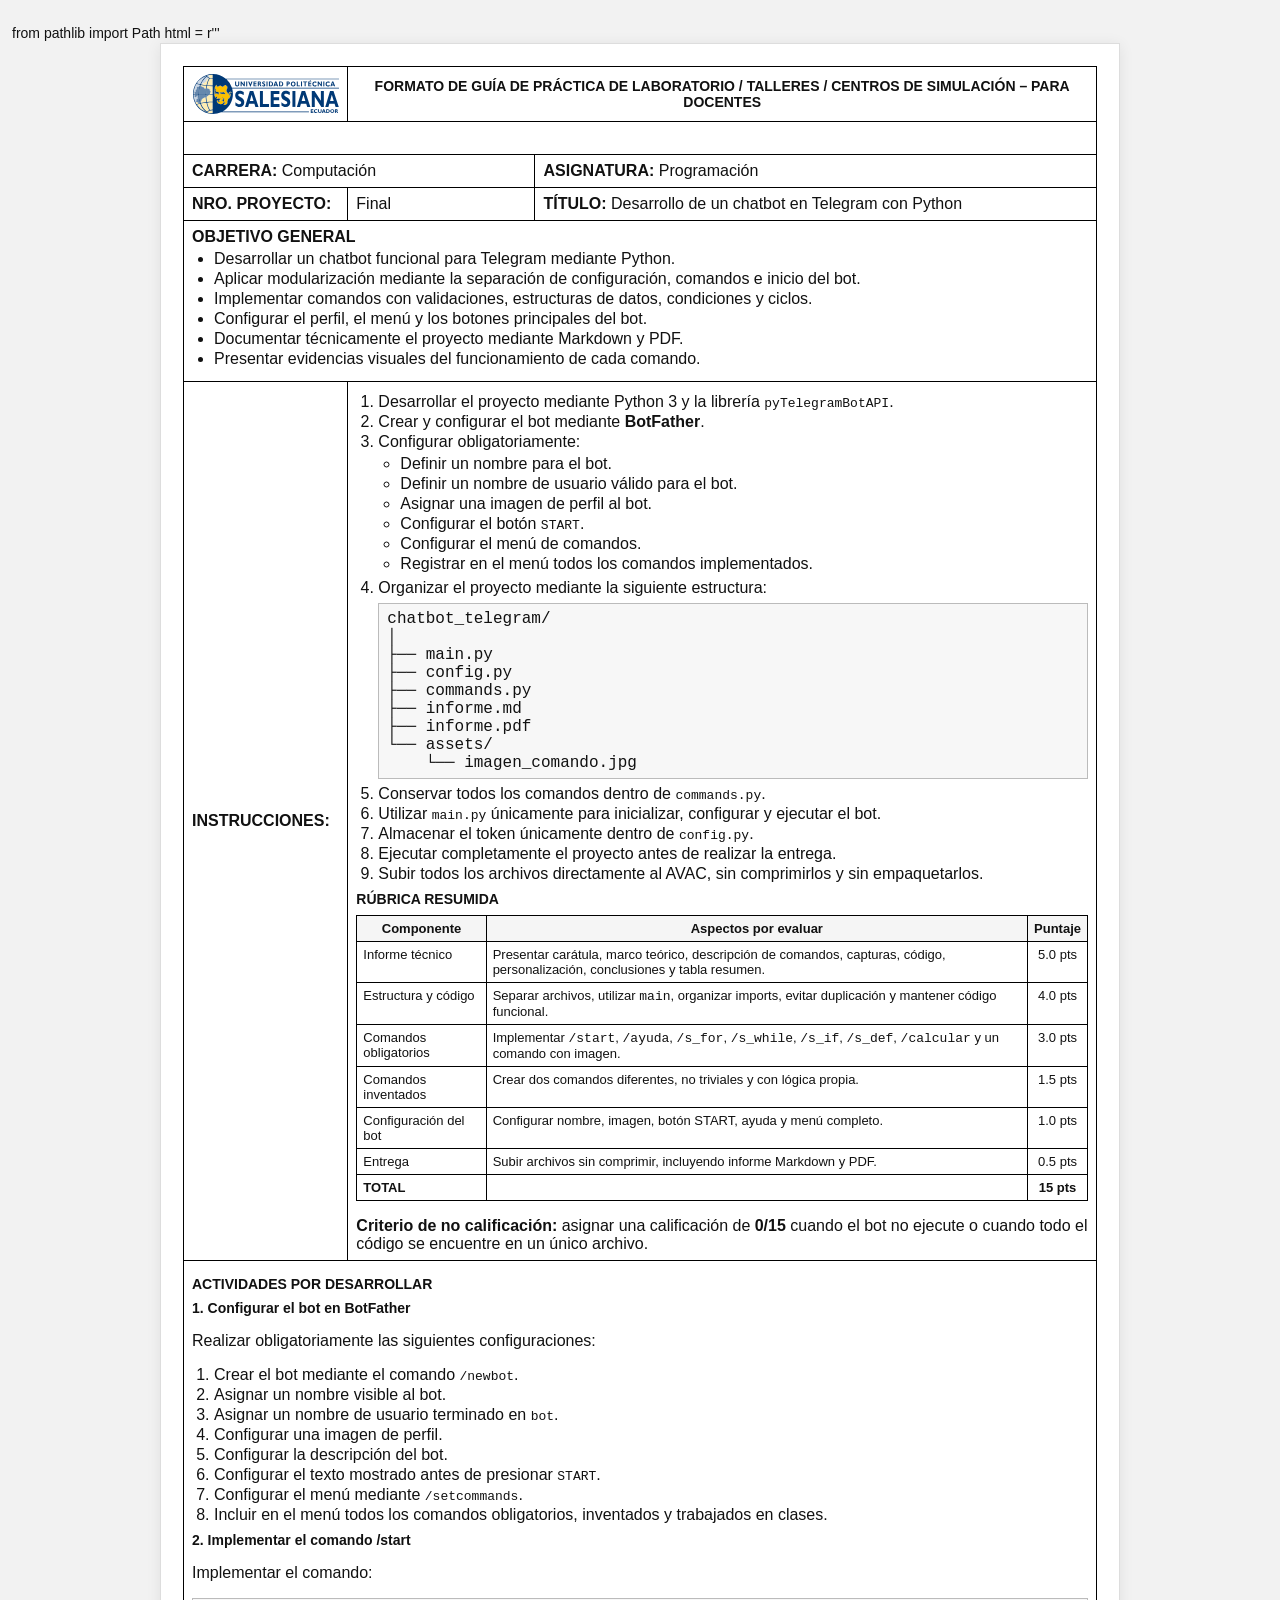
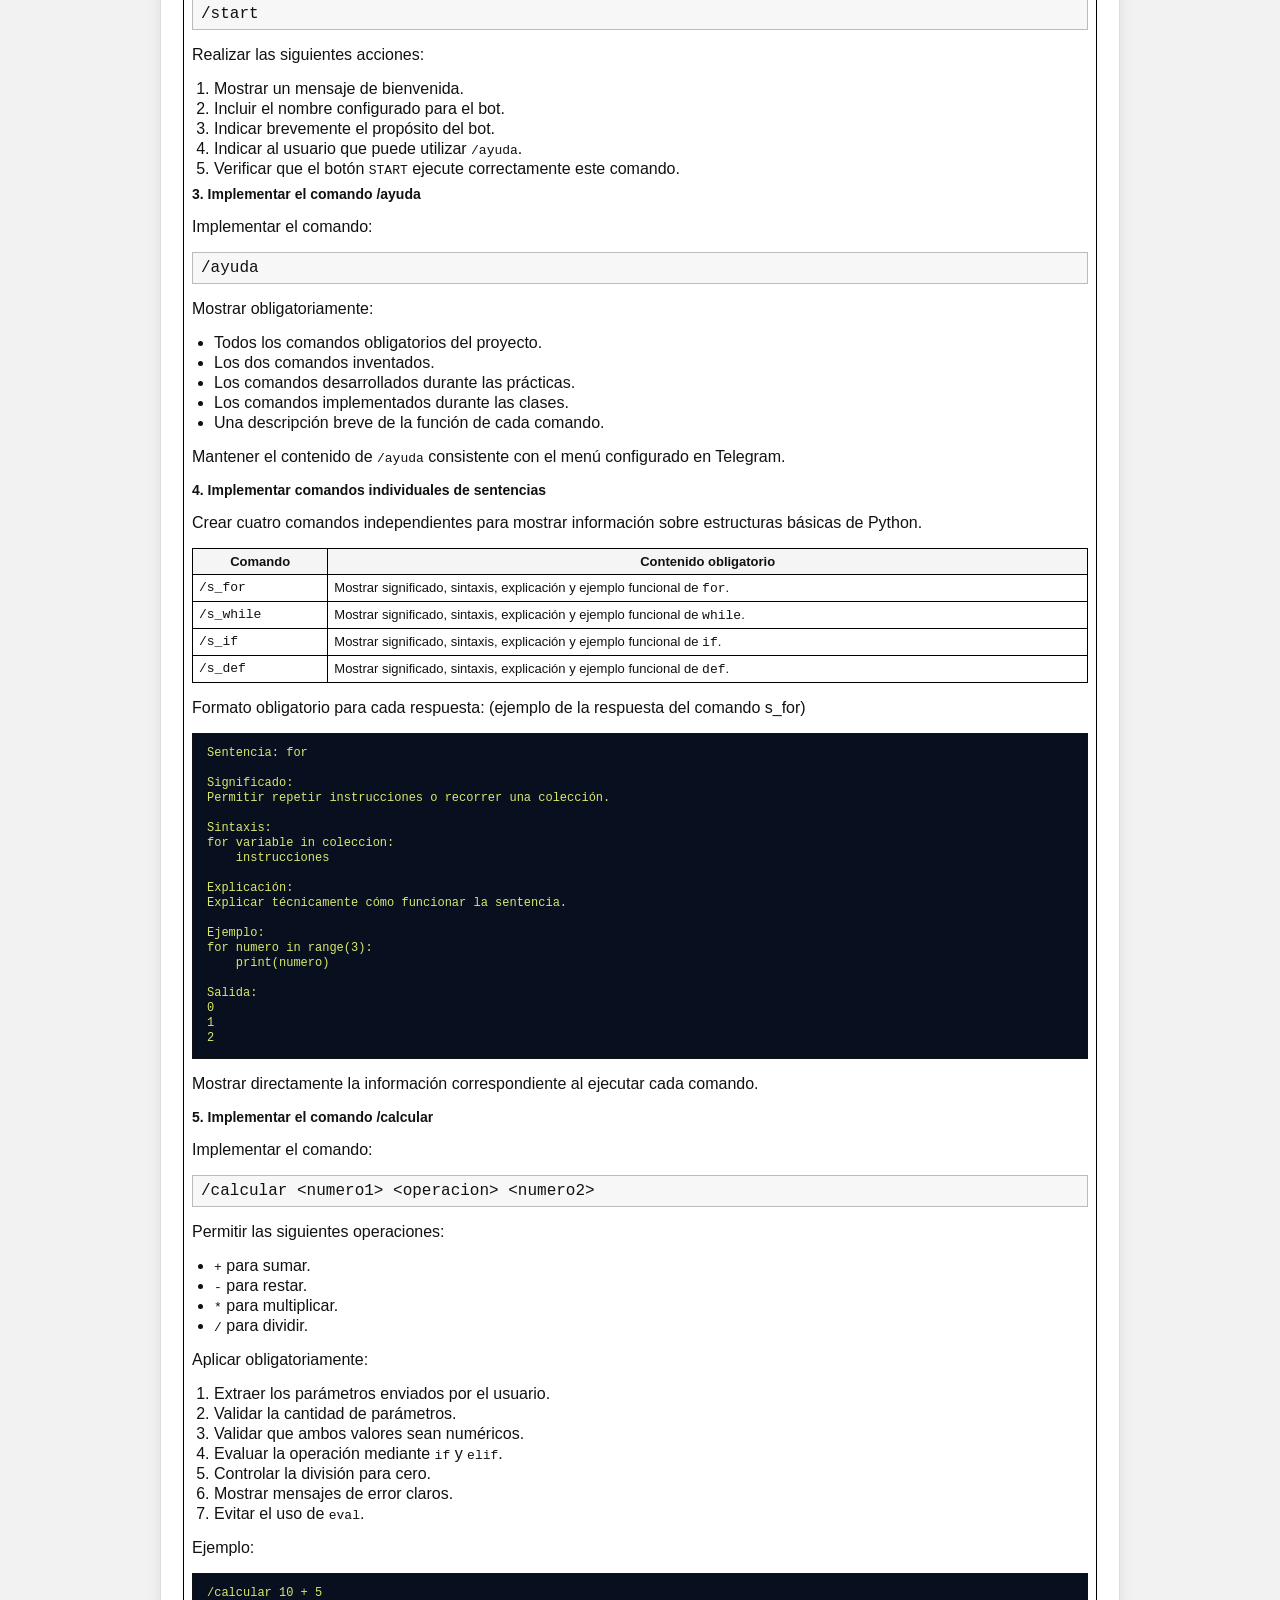
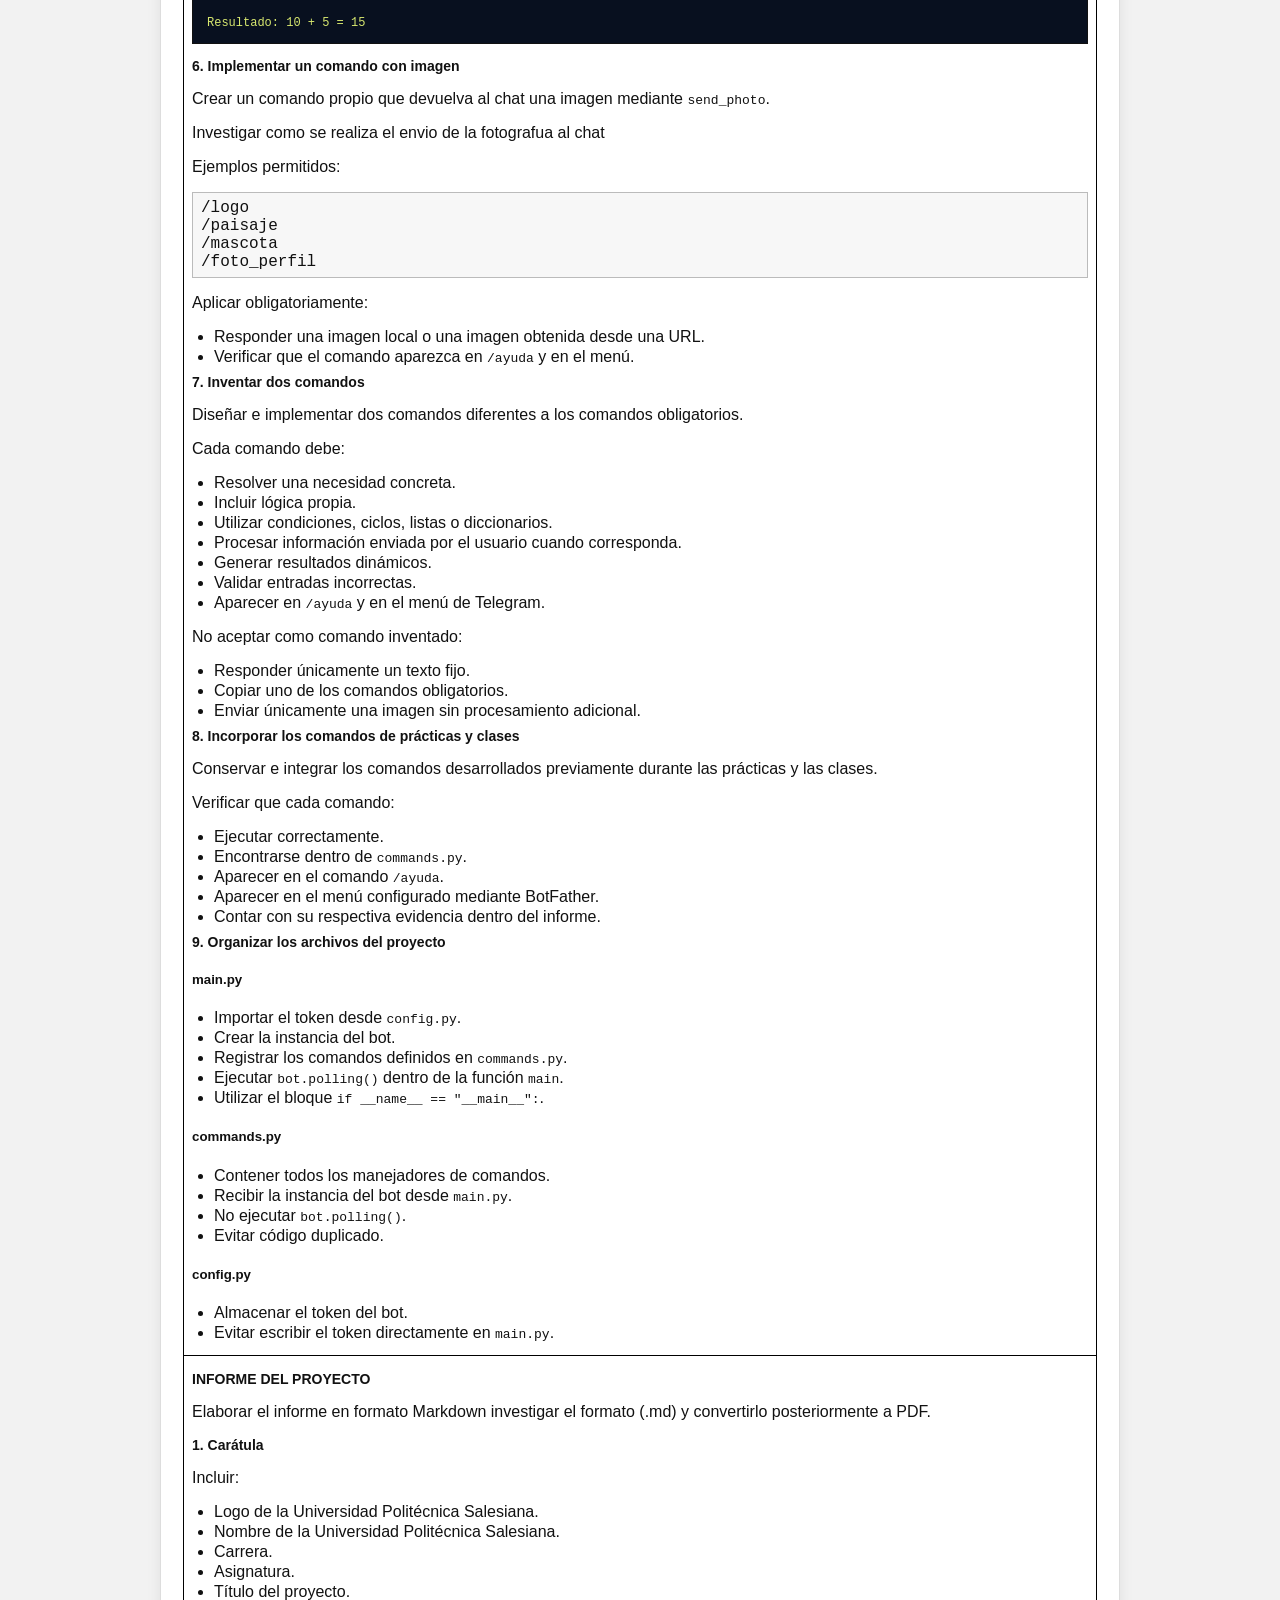
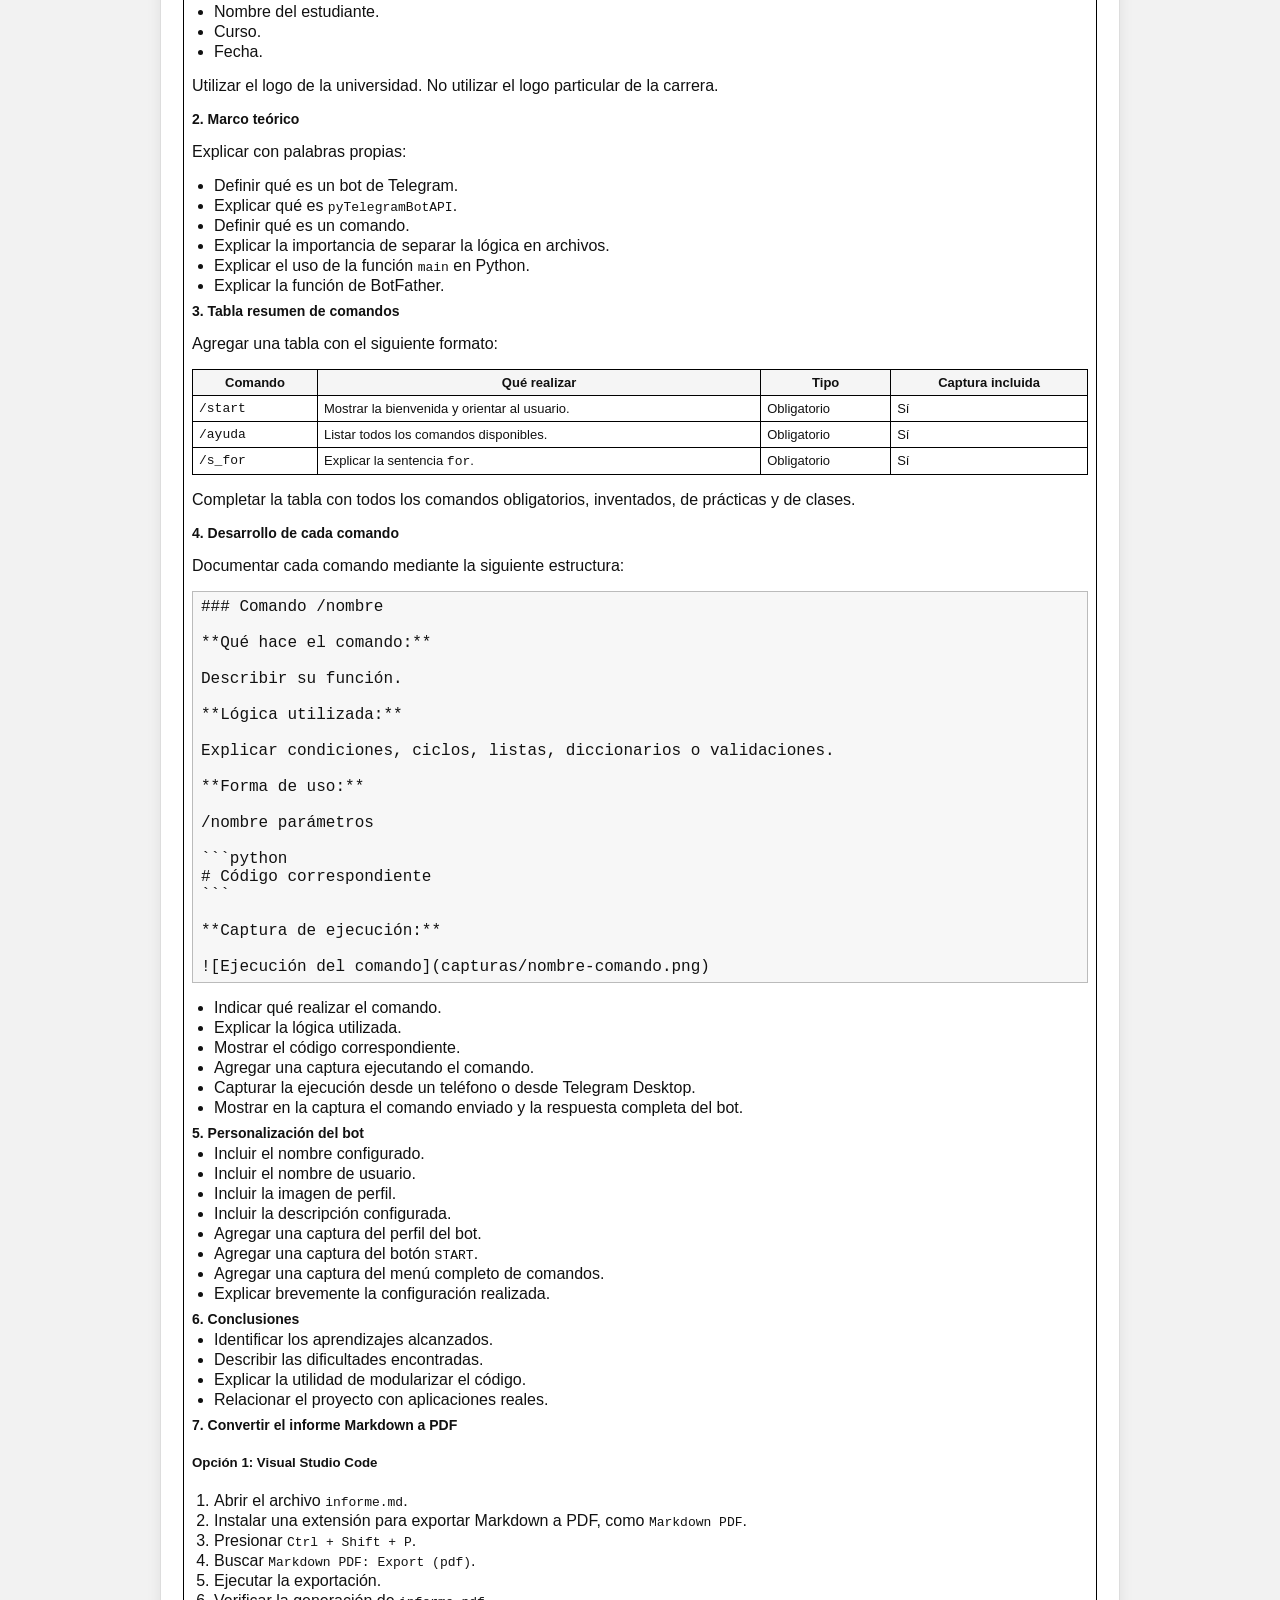
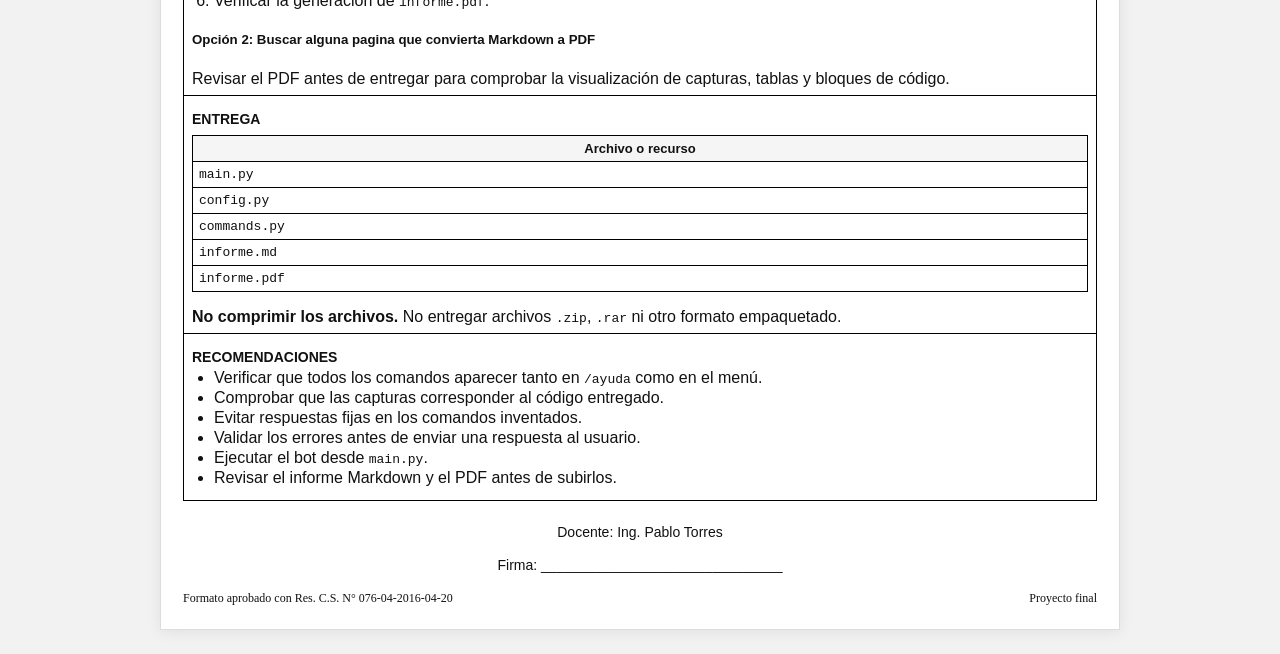
<file: pro/04-proyecto.html>
from pathlib import Path

html = r'''
<!DOCTYPE html>
<html lang="es">

<head>
    <meta charset="UTF-8" />
    <meta
        name="viewport"
        content="width=device-width, initial-scale=1.0"
    />
    <title>Proyecto Final - Chatbot de Telegram con Python</title>

    <link
        rel="stylesheet"
        href="../css/styles.css"
    >
</head>

<body>
    <main
        class="page"
        id="practice-content"
    >
        <table class="guide-table">
            <tr>
                <td class="logo-cell">
                    <img
                        src="../assets/ups-svg-plain.svg"
                        alt="Logo Universidad Politécnica Salesiana"
                        class="logo-img"
                    >
                </td>
                <td
                    colspan="4"
                    class="title-cell"
                >
                    FORMATO DE GUÍA DE PRÁCTICA DE LABORATORIO / TALLERES / CENTROS DE SIMULACIÓN – PARA DOCENTES
                </td>
            </tr>

            <tr>
                <td colspan="5">&nbsp;</td>
            </tr>

            <tr>
                <td colspan="2"><strong>CARRERA:</strong> Computación</td>
                <td colspan="3"><strong>ASIGNATURA:</strong> Programación</td>
            </tr>

            <tr>
                <td><strong>NRO. PROYECTO:</strong></td>
                <td>Final</td>
                <td colspan="3">
                    <strong>TÍTULO:</strong> Desarrollo de un chatbot en Telegram con Python
                </td>
            </tr>

            <tr>
                <td colspan="5">
                    <strong>OBJETIVO GENERAL</strong>
                    <ul>
                        <li>Desarrollar un chatbot funcional para Telegram mediante Python.</li>
                        <li>Aplicar modularización mediante la separación de configuración, comandos e inicio del bot.
                        </li>
                        <li>Implementar comandos con validaciones, estructuras de datos, condiciones y ciclos.</li>
                        <li>Configurar el perfil, el menú y los botones principales del bot.</li>
                        <li>Documentar técnicamente el proyecto mediante Markdown y PDF.</li>
                        <li>Presentar evidencias visuales del funcionamiento de cada comando.</li>
                    </ul>
                </td>
            </tr>

            <tr>
                <td class="section-label">INSTRUCCIONES:</td>
                <td
                    colspan="4"
                    class="section-content"
                >
                    <ol>
                        <li>
                            Desarrollar el proyecto mediante Python 3 y la librería
                            <code>pyTelegramBotAPI</code>.
                        </li>

                        <li>
                            Crear y configurar el bot mediante <strong>BotFather</strong>.
                        </li>

                        <li>
                            Configurar obligatoriamente:
                            <ul>
                                <li>Definir un nombre para el bot.</li>
                                <li>Definir un nombre de usuario válido para el bot.</li>
                                <li>Asignar una imagen de perfil al bot.</li>
                                <li>Configurar el botón <code>START</code>.</li>
                                <li>Configurar el menú de comandos.</li>
                                <li>Registrar en el menú todos los comandos implementados.</li>
                            </ul>
                        </li>

                        <li>
                            Organizar el proyecto mediante la siguiente estructura:
                            <pre class="code-line">chatbot_telegram/
│
├── main.py
├── config.py
├── commands.py
├── informe.md
├── informe.pdf
└── assets/
    └── imagen_comando.jpg</pre>
                        </li>

                        <li>
                            Conservar todos los comandos dentro de <code>commands.py</code>.
                        </li>

                        <li>
                            Utilizar <code>main.py</code> únicamente para inicializar, configurar y ejecutar el bot.
                        </li>

                        <li>
                            Almacenar el token únicamente dentro de <code>config.py</code>.
                        </li>


                        <li>
                            Ejecutar completamente el proyecto antes de realizar la entrega.
                        </li>

                        <li>
                            Subir todos los archivos directamente al AVAC, sin comprimirlos y sin empaquetarlos.
                        </li>
                    </ol>

                    <h3>RÚBRICA RESUMIDA</h3>

                    <table class="rubric">
                        <thead>
                            <tr>
                                <th>Componente</th>
                                <th>Aspectos por evaluar</th>
                                <th>Puntaje</th>
                            </tr>
                        </thead>
                        <tbody>
                            <tr>
                                <td>Informe técnico</td>
                                <td>
                                    Presentar carátula, marco teórico, descripción de comandos,
                                    capturas, código, personalización, conclusiones y tabla resumen.
                                </td>
                                <td class="center">5.0 pts</td>
                            </tr>
                            <tr>
                                <td>Estructura y código</td>
                                <td>
                                    Separar archivos, utilizar <code>main</code>, organizar imports,
                                    evitar duplicación y mantener código funcional.
                                </td>
                                <td class="center">4.0 pts</td>
                            </tr>
                            <tr>
                                <td>Comandos obligatorios</td>
                                <td>
                                    Implementar <code>/start</code>, <code>/ayuda</code>,
                                    <code>/s_for</code>, <code>/s_while</code>,
                                    <code>/s_if</code>, <code>/s_def</code>,
                                    <code>/calcular</code> y un comando con imagen.
                                </td>
                                <td class="center">3.0 pts</td>
                            </tr>
                            <tr>
                                <td>Comandos inventados</td>
                                <td>
                                    Crear dos comandos diferentes, no triviales y con lógica propia.
                                </td>
                                <td class="center">1.5 pts</td>
                            </tr>
                            <tr>
                                <td>Configuración del bot</td>
                                <td>
                                    Configurar nombre, imagen, botón START, ayuda y menú completo.
                                </td>
                                <td class="center">1.0 pts</td>
                            </tr>
                            <tr>
                                <td>Entrega</td>
                                <td>
                                    Subir archivos sin comprimir, incluyendo informe Markdown y PDF.
                                </td>
                                <td class="center">0.5 pts</td>
                            </tr>
                            <tr class="subtotal">
                                <td>TOTAL</td>
                                <td></td>
                                <td class="center">15 pts</td>
                            </tr>
                        </tbody>
                    </table>

                    <p>
                        <strong>Criterio de no calificación:</strong>
                        asignar una calificación de <strong>0/15</strong> cuando el bot no ejecute
                        o cuando todo el código se encuentre en un único archivo.
                    </p>
                </td>
            </tr>

            <tr>
                <td colspan="5">
                    <h3>ACTIVIDADES POR DESARROLLAR</h3>

                    <h4>1. Configurar el bot en BotFather</h4>

                    <p>Realizar obligatoriamente las siguientes configuraciones:</p>

                    <ol>
                        <li>Crear el bot mediante el comando <code>/newbot</code>.</li>
                        <li>Asignar un nombre visible al bot.</li>
                        <li>Asignar un nombre de usuario terminado en <code>bot</code>.</li>
                        <li>Configurar una imagen de perfil.</li>
                        <li>Configurar la descripción del bot.</li>
                        <li>Configurar el texto mostrado antes de presionar <code>START</code>.</li>
                        <li>Configurar el menú mediante <code>/setcommands</code>.</li>
                        <li>Incluir en el menú todos los comandos obligatorios, inventados y trabajados en clases.</li>
                    </ol>

                    <h4>2. Implementar el comando /start</h4>

                    <p>Implementar el comando:</p>

                    <pre class="code-line">/start</pre>

                    <p>Realizar las siguientes acciones:</p>

                    <ol>
                        <li>Mostrar un mensaje de bienvenida.</li>
                        <li>Incluir el nombre configurado para el bot.</li>
                        <li>Indicar brevemente el propósito del bot.</li>
                        <li>Indicar al usuario que puede utilizar <code>/ayuda</code>.</li>
                        <li>Verificar que el botón <code>START</code> ejecute correctamente este comando.</li>
                    </ol>

                    <h4>3. Implementar el comando /ayuda</h4>

                    <p>Implementar el comando:</p>

                    <pre class="code-line">/ayuda</pre>

                    <p>Mostrar obligatoriamente:</p>

                    <ul>
                        <li>Todos los comandos obligatorios del proyecto.</li>
                        <li>Los dos comandos inventados.</li>
                        <li>Los comandos desarrollados durante las prácticas.</li>
                        <li>Los comandos implementados durante las clases.</li>
                        <li>Una descripción breve de la función de cada comando.</li>
                    </ul>

                    <p>
                        Mantener el contenido de <code>/ayuda</code> consistente con el menú configurado en Telegram.
                    </p>

                    <h4>4. Implementar comandos individuales de sentencias</h4>

                    <p>
                        Crear cuatro comandos independientes para mostrar información sobre estructuras básicas de
                        Python.
                    </p>



                    <table class="rubric">
                        <thead>
                            <tr>
                                <th>Comando</th>
                                <th>Contenido obligatorio</th>
                            </tr>
                        </thead>
                        <tbody>
                            <tr>
                                <td><code>/s_for</code></td>
                                <td>Mostrar significado, sintaxis, explicación y ejemplo funcional de <code>for</code>.
                                </td>
                            </tr>
                            <tr>
                                <td><code>/s_while</code></td>
                                <td>Mostrar significado, sintaxis, explicación y ejemplo funcional de
                                    <code>while</code>.
                                </td>
                            </tr>
                            <tr>
                                <td><code>/s_if</code></td>
                                <td>Mostrar significado, sintaxis, explicación y ejemplo funcional de <code>if</code>.
                                </td>
                            </tr>
                            <tr>
                                <td><code>/s_def</code></td>
                                <td>Mostrar significado, sintaxis, explicación y ejemplo funcional de <code>def</code>.
                                </td>
                            </tr>
                        </tbody>
                    </table>

                    <p>Formato obligatorio para cada respuesta: (ejemplo de la respuesta del comando s_for)</p>

                    <pre class="console">Sentencia: for

Significado:
Permitir repetir instrucciones o recorrer una colección.

Sintaxis:
for variable in coleccion:
    instrucciones

Explicación:
Explicar técnicamente cómo funcionar la sentencia.

Ejemplo:
for numero in range(3):
    print(numero)

Salida:
0
1
2</pre>

                    <p>

                        Mostrar directamente la información correspondiente al ejecutar cada comando.
                    </p>

                    <h4>5. Implementar el comando /calcular</h4>

                    <p>Implementar el comando:</p>

                    <pre class="code-line">/calcular &lt;numero1&gt; &lt;operacion&gt; &lt;numero2&gt;</pre>

                    <p>Permitir las siguientes operaciones:</p>

                    <ul>
                        <li><code>+</code> para sumar.</li>
                        <li><code>-</code> para restar.</li>
                        <li><code>*</code> para multiplicar.</li>
                        <li><code>/</code> para dividir.</li>
                    </ul>

                    <p>Aplicar obligatoriamente:</p>

                    <ol>
                        <li>Extraer los parámetros enviados por el usuario.</li>
                        <li>Validar la cantidad de parámetros.</li>
                        <li>Validar que ambos valores sean numéricos.</li>
                        <li>Evaluar la operación mediante <code>if</code> y <code>elif</code>.</li>
                        <li>Controlar la división para cero.</li>
                        <li>Mostrar mensajes de error claros.</li>
                        <li>Evitar el uso de <code>eval</code>.</li>
                    </ol>

                    <p>Ejemplo:</p>

                    <pre class="console">/calcular 10 + 5

Resultado: 10 + 5 = 15</pre>

                    <h4>6. Implementar un comando con imagen</h4>

                    <p>
                        Crear un comando propio que devuelva al chat una imagen mediante
                        <code>send_photo</code>.
                    </p>

                    <p> Investigar como se realiza el envio de la fotografua al chat</p>

                    <p>Ejemplos permitidos:</p>

                    <pre class="code-line">/logo
/paisaje
/mascota
/foto_perfil</pre>

                    <p>Aplicar obligatoriamente:</p>

                    <ul>
                        <li>Responder una imagen local o una imagen obtenida desde una URL.</li>
                        <li>Verificar que el comando aparezca en <code>/ayuda</code> y en el menú.</li>
                    </ul>

                    <h4>7. Inventar dos comandos</h4>

                    <p>
                        Diseñar e implementar dos comandos diferentes a los comandos obligatorios.
                    </p>

                    <p>Cada comando debe:</p>

                    <ul>
                        <li>Resolver una necesidad concreta.</li>
                        <li>Incluir lógica propia.</li>
                        <li>Utilizar condiciones, ciclos, listas o diccionarios.</li>
                        <li>Procesar información enviada por el usuario cuando corresponda.</li>
                        <li>Generar resultados dinámicos.</li>
                        <li>Validar entradas incorrectas.</li>
                        <li>Aparecer en <code>/ayuda</code> y en el menú de Telegram.</li>
                    </ul>

                    <p>No aceptar como comando inventado:</p>

                    <ul>
                        <li>Responder únicamente un texto fijo.</li>
                        <li>Copiar uno de los comandos obligatorios.</li>
                        <li>Enviar únicamente una imagen sin procesamiento adicional.</li>
                    </ul>

                    <h4>8. Incorporar los comandos de prácticas y clases</h4>

                    <p>
                        Conservar e integrar los comandos desarrollados previamente durante las prácticas
                        y las clases.
                    </p>

                    <p>Verificar que cada comando:</p>

                    <ul>
                        <li>Ejecutar correctamente.</li>
                        <li>Encontrarse dentro de <code>commands.py</code>.</li>
                        <li>Aparecer en el comando <code>/ayuda</code>.</li>
                        <li>Aparecer en el menú configurado mediante BotFather.</li>
                        <li>Contar con su respectiva evidencia dentro del informe.</li>
                    </ul>

                    <h4>9. Organizar los archivos del proyecto</h4>

                    <h5>main.py</h5>

                    <ul>
                        <li>Importar el token desde <code>config.py</code>.</li>
                        <li>Crear la instancia del bot.</li>
                        <li>Registrar los comandos definidos en <code>commands.py</code>.</li>
                        <li>Ejecutar <code>bot.polling()</code> dentro de la función <code>main</code>.</li>
                        <li>Utilizar el bloque <code>if __name__ == "__main__":</code>.</li>
                    </ul>

                    <h5>commands.py</h5>

                    <ul>
                        <li>Contener todos los manejadores de comandos.</li>
                        <li>Recibir la instancia del bot desde <code>main.py</code>.</li>
                        <li>No ejecutar <code>bot.polling()</code>.</li>
                        <li>Evitar código duplicado.</li>
                    </ul>

                    <h5>config.py</h5>

                    <ul>
                        <li>Almacenar el token del bot.</li>
                        <li>Evitar escribir el token directamente en <code>main.py</code>.</li>
                    </ul>


                </td>
            </tr>

            <tr>
                <td colspan="5">
                    <h3>INFORME DEL PROYECTO</h3>

                    <p>
                        Elaborar el informe en formato Markdown investigar el formato (.md) y convertirlo posteriormente
                        a PDF.
                    </p>

                    <h4>1. Carátula</h4>

                    <p>Incluir:</p>

                    <ul>
                        <li>Logo de la Universidad Politécnica Salesiana.</li>
                        <li>Nombre de la Universidad Politécnica Salesiana.</li>
                        <li>Carrera.</li>
                        <li>Asignatura.</li>
                        <li>Título del proyecto.</li>
                        <li>Nombre del estudiante.</li>
                        <li>Curso.</li>
                        <li>Fecha.</li>
                    </ul>

                    <p>
                        Utilizar el logo de la universidad. No utilizar el logo particular de la carrera.
                    </p>

                    <h4>2. Marco teórico</h4>

                    <p>Explicar con palabras propias:</p>

                    <ul>
                        <li>Definir qué es un bot de Telegram.</li>
                        <li>Explicar qué es <code>pyTelegramBotAPI</code>.</li>
                        <li>Definir qué es un comando.</li>
                        <li>Explicar la importancia de separar la lógica en archivos.</li>
                        <li>Explicar el uso de la función <code>main</code> en Python.</li>
                        <li>Explicar la función de BotFather.</li>
                    </ul>

                    <h4>3. Tabla resumen de comandos</h4>

                    <p>Agregar una tabla con el siguiente formato:</p>

                    <table class="rubric">
                        <thead>
                            <tr>
                                <th>Comando</th>
                                <th>Qué realizar</th>
                                <th>Tipo</th>
                                <th>Captura incluida</th>
                            </tr>
                        </thead>
                        <tbody>
                            <tr>
                                <td><code>/start</code></td>
                                <td>Mostrar la bienvenida y orientar al usuario.</td>
                                <td>Obligatorio</td>
                                <td>Sí</td>
                            </tr>
                            <tr>
                                <td><code>/ayuda</code></td>
                                <td>Listar todos los comandos disponibles.</td>
                                <td>Obligatorio</td>
                                <td>Sí</td>
                            </tr>
                            <tr>
                                <td><code>/s_for</code></td>
                                <td>Explicar la sentencia <code>for</code>.</td>
                                <td>Obligatorio</td>
                                <td>Sí</td>
                            </tr>
                        </tbody>
                    </table>

                    <p>
                        Completar la tabla con todos los comandos obligatorios, inventados,
                        de prácticas y de clases.
                    </p>

                    <h4>4. Desarrollo de cada comando</h4>

                    <p>Documentar cada comando mediante la siguiente estructura:</p>

                    <pre class="code-line">### Comando /nombre

**Qué hace el comando:**

Describir su función.

**Lógica utilizada:**

Explicar condiciones, ciclos, listas, diccionarios o validaciones.

**Forma de uso:**

/nombre parámetros

```python
# Código correspondiente
```

**Captura de ejecución:**

![Ejecución del comando](capturas/nombre-comando.png)</pre>

                    <p>



                    </p>
                    <ul>
                        <li>Indicar qué realizar el comando.</li>
                        <li>Explicar la lógica utilizada.</li>
                        <li>Mostrar el código correspondiente.</li>
                        <li>Agregar una captura ejecutando el comando.</li>
                        <li>Capturar la ejecución desde un teléfono o desde Telegram Desktop.</li>
                        <li>Mostrar en la captura el comando enviado y la respuesta completa del bot.</li>
                    </ul>

                    <h4>5. Personalización del bot</h4>
                    <ul>
                        <li>Incluir el nombre configurado.</li>
                        <li>Incluir el nombre de usuario.</li>
                        <li>Incluir la imagen de perfil.</li>
                        <li>Incluir la descripción configurada.</li>
                        <li>Agregar una captura del perfil del bot.</li>
                        <li>Agregar una captura del botón <code>START</code>.</li>
                        <li>Agregar una captura del menú completo de comandos.</li>
                        <li>Explicar brevemente la configuración realizada.</li>
                    </ul>

                    <h4>6. Conclusiones</h4>
                    <ul>
                        <li>Identificar los aprendizajes alcanzados.</li>
                        <li>Describir las dificultades encontradas.</li>
                        <li>Explicar la utilidad de modularizar el código.</li>
                        <li>Relacionar el proyecto con aplicaciones reales.</li>
                    </ul>

                    <h4>7. Convertir el informe Markdown a PDF</h4>
                    <h5>Opción 1: Visual Studio Code</h5>
                    <ol>
                        <li>Abrir el archivo <code>informe.md</code>.</li>
                        <li>Instalar una extensión para exportar Markdown a PDF, como <code>Markdown PDF</code>.</li>
                        <li>Presionar <code>Ctrl + Shift + P</code>.</li>
                        <li>Buscar <code>Markdown PDF: Export (pdf)</code>.</li>
                        <li>Ejecutar la exportación.</li>
                        <li>Verificar la generación de <code>informe.pdf</code>.</li>
                    </ol>

                    <h5>Opción 2: Buscar alguna pagina que convierta Markdown a PDF</h5>

                    <p>Revisar el PDF antes de entregar para comprobar la visualización de capturas, tablas y bloques de
                        código.</p>
                </td>
            </tr>

            <tr>
                <td colspan="5">
                    <h3>ENTREGA</h3>
                    <table class="rubric">
                        <thead>
                            <tr>
                                <th>Archivo o recurso</th>

                            </tr>
                        </thead>
                        <tbody>
                            <tr>
                                <td><code>main.py</code></td>
                            </tr>
                            <tr>
                                <td><code>config.py</code></td>
                            </tr>
                            <tr>
                                <td><code>commands.py</code></td>
                            </tr>

                            <tr>
                                <td><code>informe.md</code></td>
                            </tr>
                            <tr>
                                <td><code>informe.pdf</code></td>
                            </tr>

                        </tbody>
                    </table>
                    <p><strong>No comprimir los archivos.</strong> No entregar archivos <code>.zip</code>,
                        <code>.rar</code> ni otro formato empaquetado.
                    </p>
                </td>
            </tr>

            <tr>
                <td colspan="5">
                    <h3>RECOMENDACIONES</h3>
                    <ul>

                        <li>Verificar que todos los comandos aparecer tanto en <code>/ayuda</code> como en el menú.</li>
                        <li>Comprobar que las capturas corresponder al código entregado.</li>
                        <li>Evitar respuestas fijas en los comandos inventados.</li>
                        <li>Validar los errores antes de enviar una respuesta al usuario.</li>
                        <li>Ejecutar el bot desde <code>main.py</code>.</li>
                        <li>Revisar el informe Markdown y el PDF antes de subirlos.</li>
                    </ul>
                </td>
            </tr>
        </table>

        <div style="text-align: center; margin: 0 auto;">
            <p class="signature">Docente: Ing. Pablo Torres</p>
            <p>Firma: _______________________________</p>
        </div>

        <div class="footer">
            <span>Formato aprobado con Res. C.S. N° 076-04-2016-04-20</span>
            <span>Proyecto final</span>
        </div>
    </main>

    <script src="../js/protection.js"></script>
    <script src="../js/protection-security-overlay.js"></script>
</body>

</html>
</file>
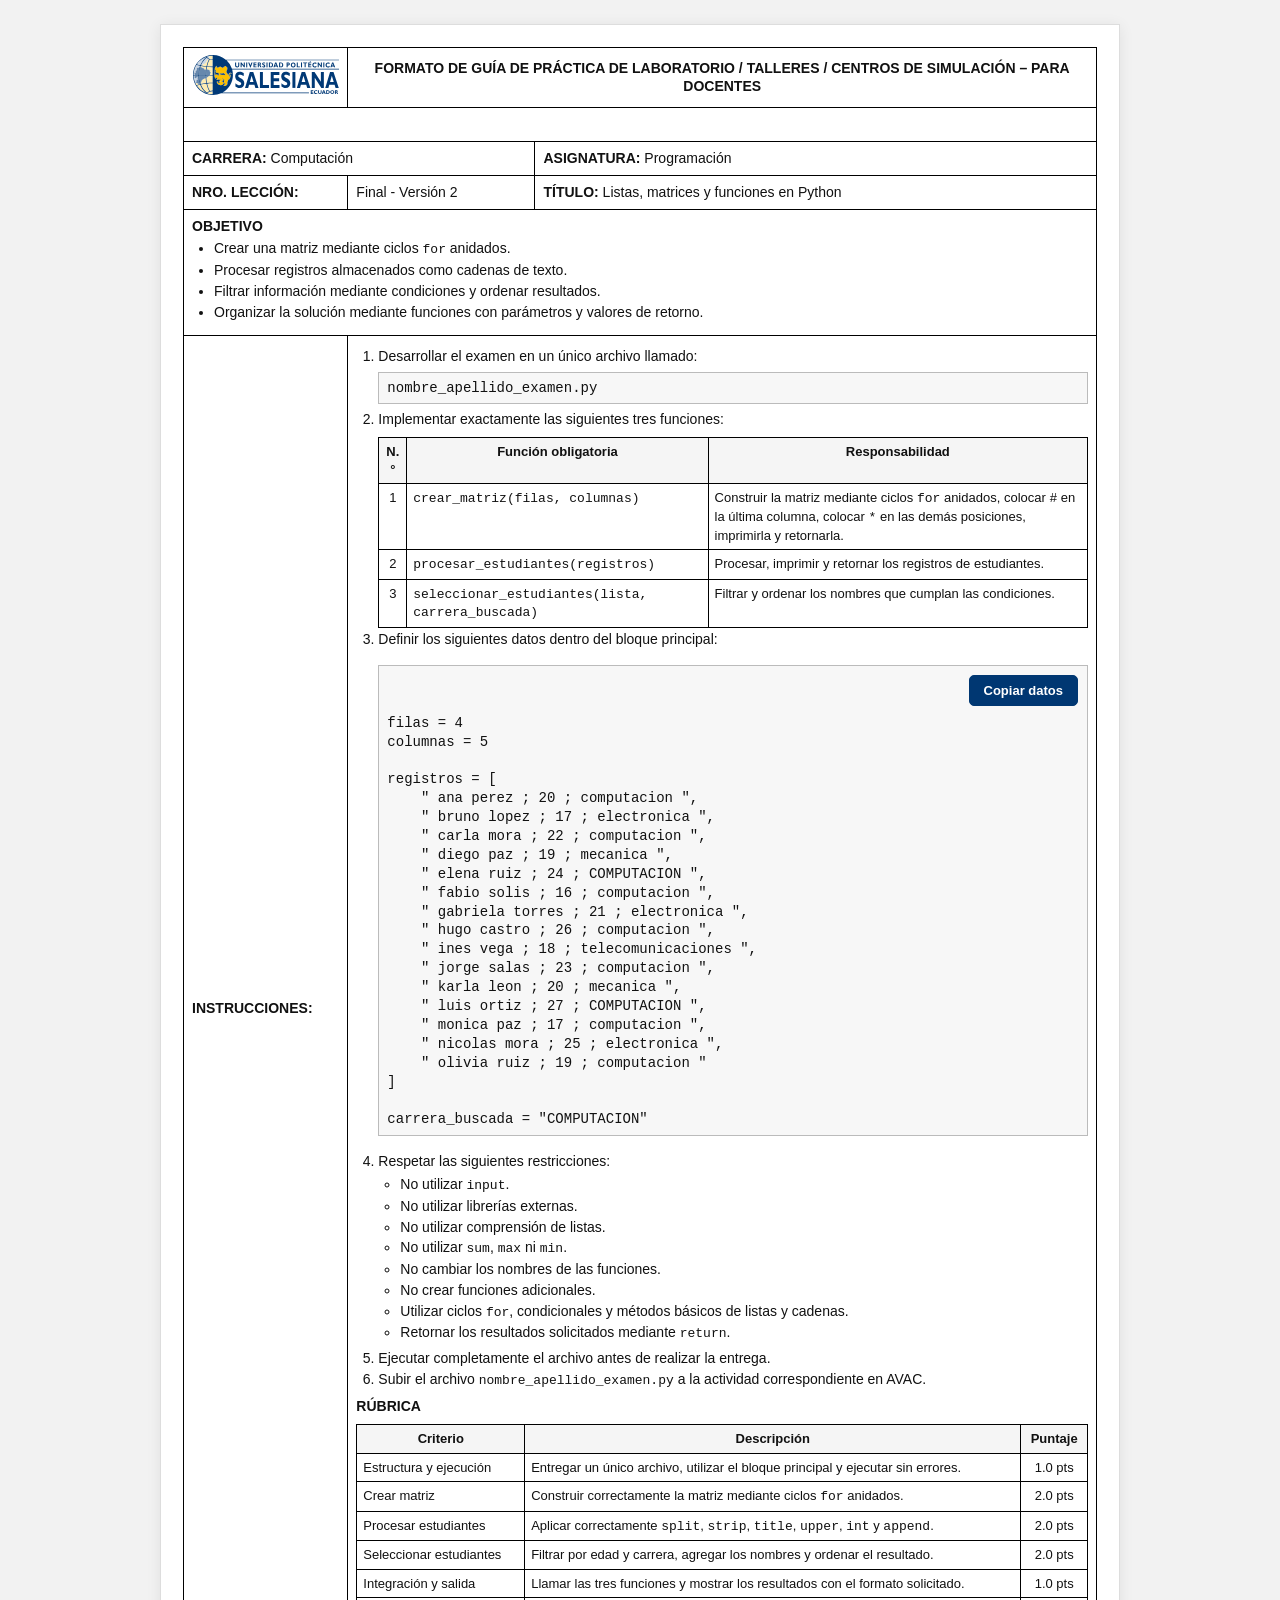
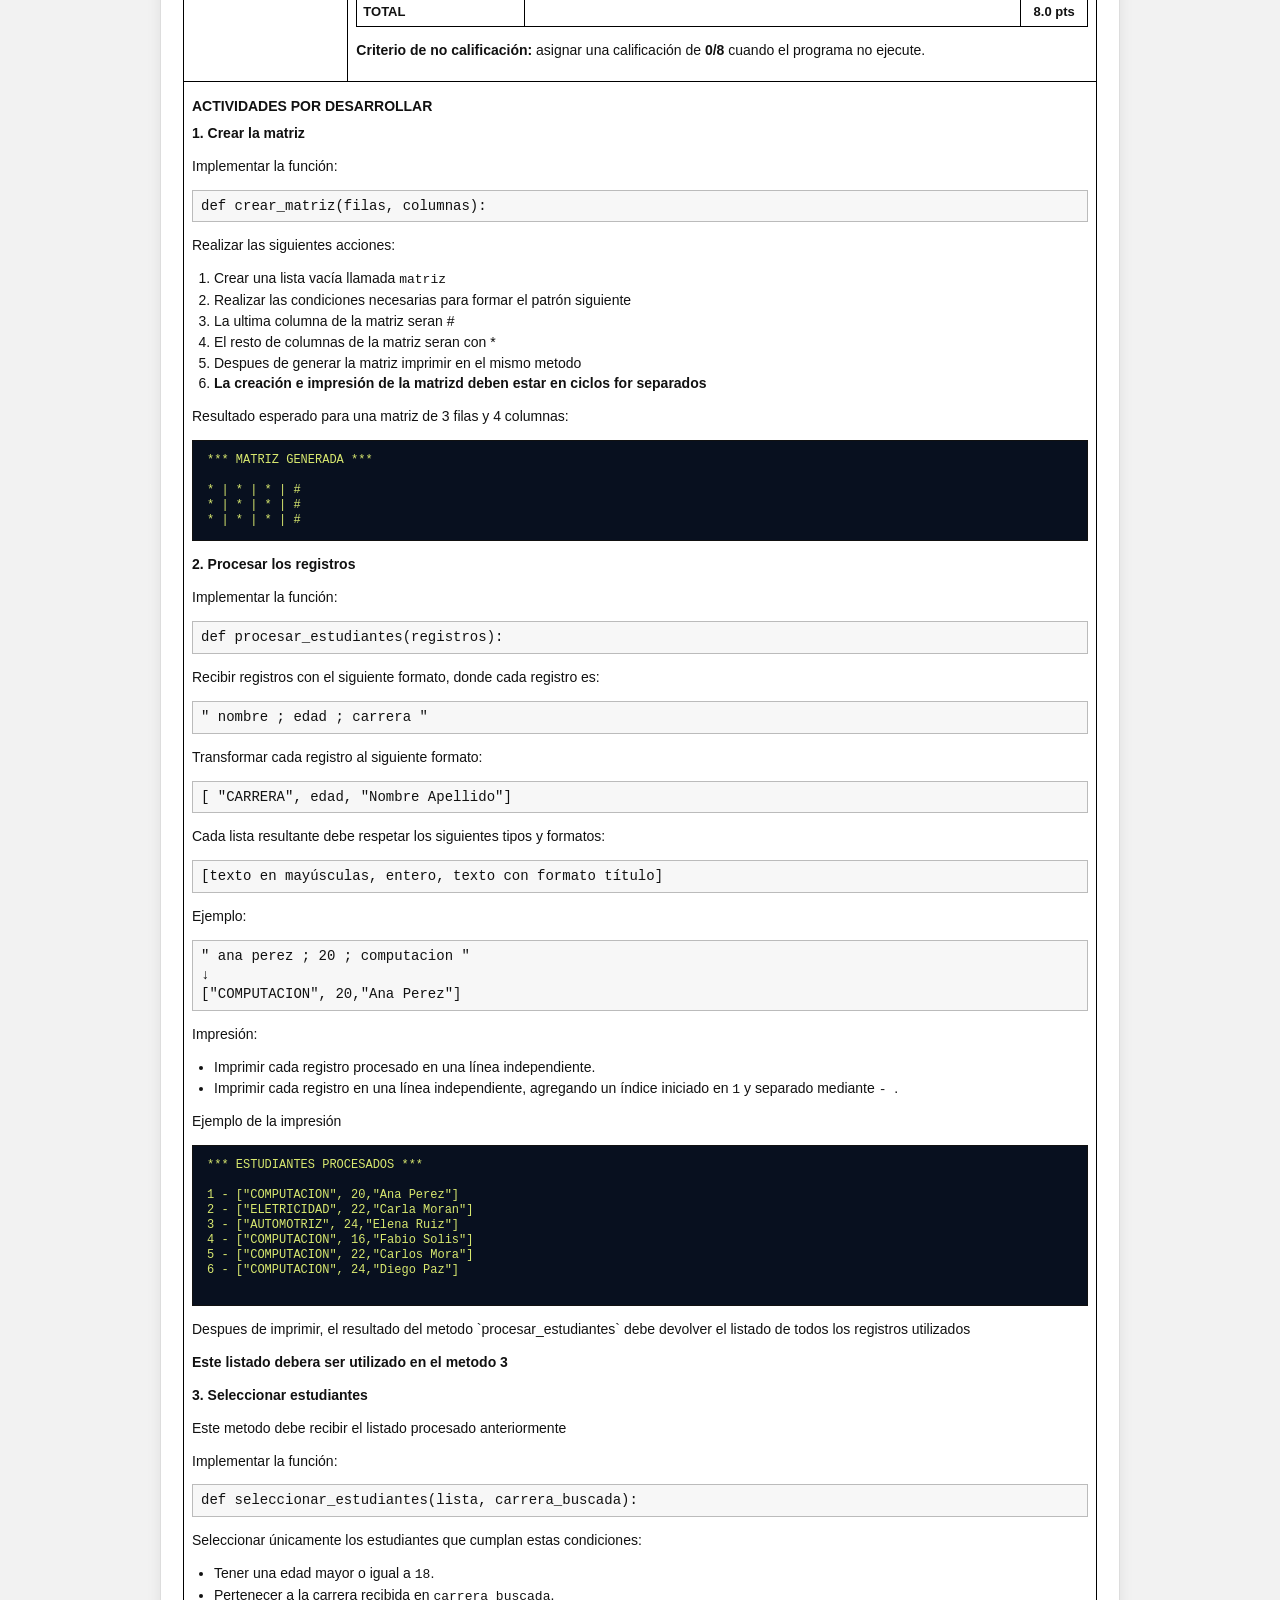
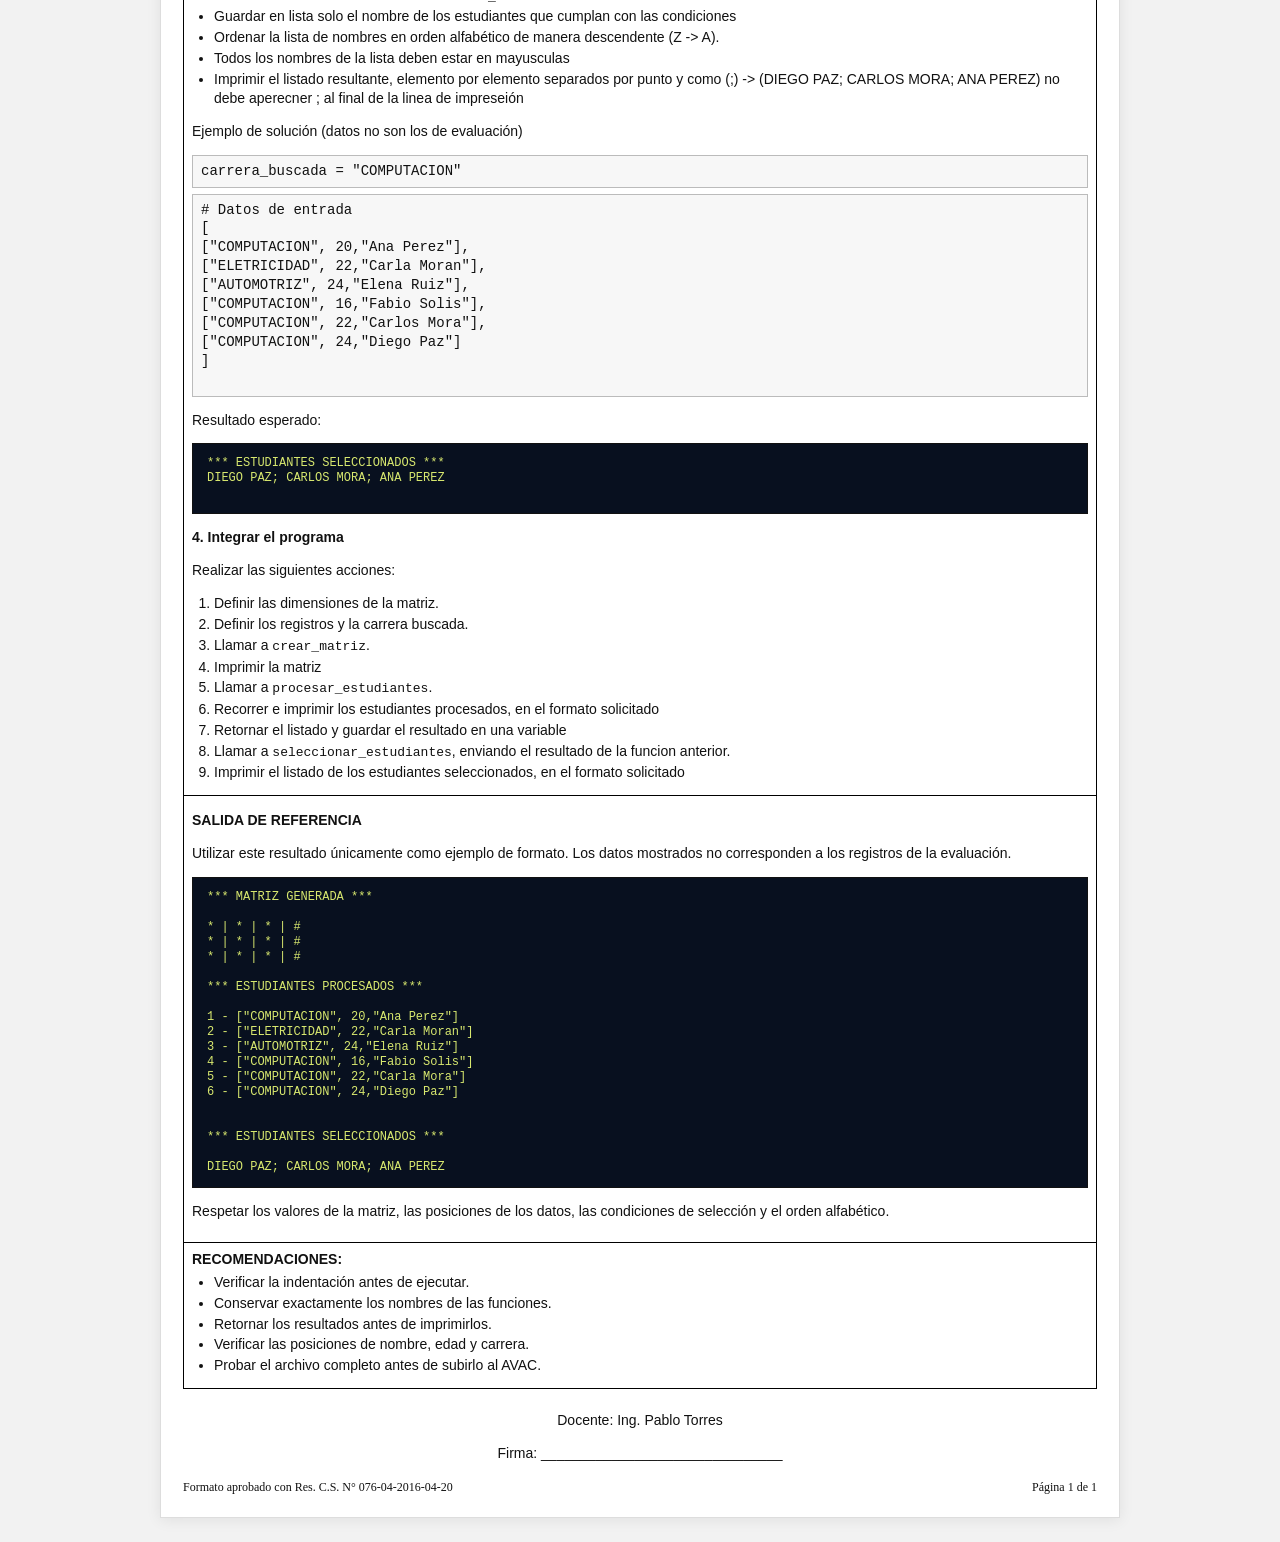
<file: pro/05-exa-1.html>
<!DOCTYPE html>
<html lang="es">

<head>
    <meta charset="UTF-8" />
    <meta
        name="viewport"
        content="width=device-width, initial-scale=1.0"
    />
    <title>Examen de Python - Listas, matrices y funciones</title>

    <link
        rel="stylesheet"
        href="../css/styles.css"
    >
</head>

<body>
    <main
        class="page"
        id="practice-content"
    >
        <table class="guide-table">
            <tr>
                <td class="logo-cell">
                    <img
                        src="../assets/ups-svg-plain.svg"
                        alt="Logo UPS"
                        class="logo-img"
                    >
                </td>
                <td
                    colspan="4"
                    class="title-cell"
                >
                    FORMATO DE GUÍA DE PRÁCTICA DE LABORATORIO / TALLERES / CENTROS DE SIMULACIÓN – PARA DOCENTES
                </td>
            </tr>

            <tr>
                <td colspan="5">&nbsp;</td>
            </tr>

            <tr>
                <td colspan="2"><strong>CARRERA:</strong> Computación</td>
                <td colspan="3"><strong>ASIGNATURA:</strong> Programación</td>
            </tr>

            <tr>
                <td><strong>NRO. LECCIÓN:</strong></td>
                <td>Final - Versión 2</td>
                <td colspan="3">
                    <strong>TÍTULO:</strong> Listas, matrices y funciones en Python
                </td>
            </tr>

            <tr>
                <td colspan="5">
                    <strong>OBJETIVO</strong>
                    <ul>
                        <li>Crear una matriz mediante ciclos <code>for</code> anidados.</li>
                        <li>Procesar registros almacenados como cadenas de texto.</li>
                        <li>Filtrar información mediante condiciones y ordenar resultados.</li>
                        <li>Organizar la solución mediante funciones con parámetros y valores de retorno.</li>
                    </ul>
                </td>
            </tr>

            <tr>
                <td class="section-label">INSTRUCCIONES:</td>
                <td
                    colspan="4"
                    class="section-content"
                >
                    <ol>
                        <li>
                            Desarrollar el examen en un único archivo llamado:
                            <pre class="code-line">nombre_apellido_examen.py</pre>
                        </li>

                        <li>
                            Implementar exactamente las siguientes tres funciones:
                            <table class="rubric">
                                <thead>
                                    <tr>
                                        <th>N.°</th>
                                        <th>Función obligatoria</th>
                                        <th>Responsabilidad</th>
                                    </tr>
                                </thead>
                                <tbody>
                                    <tr>
                                        <td class="center">1</td>
                                        <td><code>crear_matriz(filas, columnas)</code></td>
                                        <td>
                                            Construir la matriz mediante ciclos <code>for</code> anidados, colocar
                                            <code>#</code> en la última columna, colocar <code>*</code> en las demás
                                            posiciones, imprimirla y retornarla.
                                        </td>
                                    </tr>
                                    <tr>
                                        <td class="center">2</td>
                                        <td><code>procesar_estudiantes(registros)</code></td>
                                        <td>Procesar, imprimir y retornar los registros de estudiantes.</td>
                                    </tr>
                                    <tr>
                                        <td class="center">3</td>
                                        <td><code>seleccionar_estudiantes(lista, carrera_buscada)</code></td>
                                        <td>Filtrar y ordenar los nombres que cumplan las condiciones.</td>
                                    </tr>
                                </tbody>
                            </table>
                        </li>

                        <li>
                            Definir los siguientes datos dentro del bloque principal:
                            <div class="code-copy-container">
                                <button
                                    type="button"
                                    class="copy-button"
                                    onclick="copiarDatosEntrada()"
                                >
                                    Copiar datos
                                </button>

                                <pre
                                    class="code-line"
                                    id="datos-entrada"
                                >filas = 4
columnas = 5

registros = [
    " ana perez ; 20 ; computacion ",
    " bruno lopez ; 17 ; electronica ",
    " carla mora ; 22 ; computacion ",
    " diego paz ; 19 ; mecanica ",
    " elena ruiz ; 24 ; COMPUTACION ",
    " fabio solis ; 16 ; computacion ",
    " gabriela torres ; 21 ; electronica ",
    " hugo castro ; 26 ; computacion ",
    " ines vega ; 18 ; telecomunicaciones ",
    " jorge salas ; 23 ; computacion ",
    " karla leon ; 20 ; mecanica ",
    " luis ortiz ; 27 ; COMPUTACION ",
    " monica paz ; 17 ; computacion ",
    " nicolas mora ; 25 ; electronica ",
    " olivia ruiz ; 19 ; computacion "
]

carrera_buscada = "COMPUTACION"</pre>
                            </div>
                        </li>

                        <li>
                            Respetar las siguientes restricciones:
                            <ul>
                                <li>No utilizar <code>input</code>.</li>
                                <li>No utilizar librerías externas.</li>
                                <li>No utilizar comprensión de listas.</li>
                                <li>No utilizar <code>sum</code>, <code>max</code> ni <code>min</code>.</li>
                                <li>No cambiar los nombres de las funciones.</li>
                                <li>No crear funciones adicionales.</li>
                                <li>Utilizar ciclos <code>for</code>, condicionales y métodos básicos de listas y
                                    cadenas.</li>
                                <li>Retornar los resultados solicitados mediante <code>return</code>.</li>
                            </ul>
                        </li>

                        <li>
                            Ejecutar completamente el archivo antes de realizar la entrega.
                        </li>

                        <li>
                            Subir el archivo <code>nombre_apellido_examen.py</code> a la actividad correspondiente en
                            AVAC.
                        </li>
                    </ol>

                    <h3>RÚBRICA</h3>

                    <table class="rubric">
                        <thead>
                            <tr>
                                <th>Criterio</th>
                                <th>Descripción</th>
                                <th>Puntaje</th>
                            </tr>
                        </thead>
                        <tbody>
                            <tr>
                                <td>Estructura y ejecución</td>
                                <td>Entregar un único archivo, utilizar el bloque principal y ejecutar sin errores.</td>
                                <td class="center">1.0 pts</td>
                            </tr>
                            <tr>
                                <td>Crear matriz</td>
                                <td>Construir correctamente la matriz mediante ciclos <code>for</code> anidados.</td>
                                <td class="center">2.0 pts</td>
                            </tr>
                            <tr>
                                <td>Procesar estudiantes</td>
                                <td>Aplicar correctamente <code>split</code>, <code>strip</code>, <code>title</code>,
                                    <code>upper</code>, <code>int</code> y <code>append</code>.
                                </td>
                                <td class="center">2.0 pts</td>
                            </tr>
                            <tr>
                                <td>Seleccionar estudiantes</td>
                                <td>Filtrar por edad y carrera, agregar los nombres y ordenar el resultado.</td>
                                <td class="center">2.0 pts</td>
                            </tr>
                            <tr>
                                <td>Integración y salida</td>
                                <td>Llamar las tres funciones y mostrar los resultados con el formato solicitado.</td>
                                <td class="center">1.0 pts</td>
                            </tr>
                            <tr class="subtotal">
                                <td>TOTAL</td>
                                <td></td>
                                <td class="center">8.0 pts</td>
                            </tr>
                        </tbody>
                    </table>

                    <p>
                        <strong>Criterio de no calificación:</strong>
                        asignar una calificación de <strong>0/8</strong> cuando el programa no ejecute.
                    </p>
                </td>
            </tr>

            <tr>
                <td colspan="5">
                    <h3>ACTIVIDADES POR DESARROLLAR</h3>

                    <h4>1. Crear la matriz</h4>

                    <p>Implementar la función:</p>

                    <pre class="code-line">def crear_matriz(filas, columnas):</pre>

                    <p>Realizar las siguientes acciones:</p>

                    <ol>
                        <li>Crear una lista vacía llamada <code>matriz</code></li>
                        <li>Realizar las condiciones necesarias para formar el patrón siguiente</li>
                        <li>La ultima columna de la matriz seran #</li>
                        <li>El resto de columnas de la matriz seran con *</li>
                        <li>Despues de generar la matriz imprimir en el mismo metodo</li>
                        <li><strong>La creación e impresión de la matrizd deben estar en ciclos for separados</strong>
                        </li>
                    </ol>

                    <p>Resultado esperado para una matriz de 3 filas y 4 columnas:</p>

                    <pre class="console">*** MATRIZ GENERADA ***

* | * | * | #
* | * | * | #
* | * | * | #</pre>



                    <h4>2. Procesar los registros</h4>

                    <p>Implementar la función:</p>

                    <pre class="code-line">def procesar_estudiantes(registros):</pre>

                    <p>Recibir registros con el siguiente formato, donde cada registro es:</p>

                    <pre class="code-line">" nombre ; edad ; carrera "</pre>

                    <p>Transformar cada registro al siguiente formato:</p>

                    <pre class="code-line">[ "CARRERA", edad, "Nombre Apellido"]</pre>
                    <p>Cada lista resultante debe respetar los siguientes tipos y formatos:</p>

                    <pre class="code-line">[texto en mayúsculas, entero, texto con formato título]</pre>

                    <p>Ejemplo:</p>

                    <pre class="code-line">" ana perez ; 20 ; computacion "
↓
["COMPUTACION", 20,"Ana Perez"]</pre>


                    <p>Impresión:</p>
                    <ul>
                        <li>Imprimir cada registro procesado en una línea independiente.</li>
                        <li>
                            Imprimir cada registro en una línea independiente, agregando un índice iniciado en
                            <code>1</code> y separado mediante <code> - </code>.
                        </li>
                    </ul>

                    <p>Ejemplo de la impresión</p>

                    <pre class="console">*** ESTUDIANTES PROCESADOS ***

1 - ["COMPUTACION", 20,"Ana Perez"]
2 - ["ELETRICIDAD", 22,"Carla Moran"]
3 - ["AUTOMOTRIZ", 24,"Elena Ruiz"]
4 - ["COMPUTACION", 16,"Fabio Solis"]
5 - ["COMPUTACION", 22,"Carlos Mora"]
6 - ["COMPUTACION", 24,"Diego Paz"]
                    </pre>

                    <p>Despues de imprimir, el resultado del metodo `procesar_estudiantes` debe devolver el listado de
                        todos los registros
                        utilizados </p>

                    <p><strong>Este listado debera ser utilizado en el metodo 3 </strong></p>


                    <h4>3. Seleccionar estudiantes</h4>

                    <p>Este metodo debe recibir el listado procesado anteriormente</p>

                    <p>Implementar la función:</p>

                    <pre class="code-line">def seleccionar_estudiantes(lista, carrera_buscada):</pre>

                    <p>Seleccionar únicamente los estudiantes que cumplan estas condiciones:</p>

                    <ul>
                        <li>Tener una edad mayor o igual a <code>18</code>.</li>
                        <li>Pertenecer a la carrera recibida en <code>carrera_buscada</code>.</li>
                        <li>Guardar en lista solo el nombre de los estudiantes que cumplan con las condiciones</li>
                        <li>Ordenar la lista de nombres en orden alfabético de manera descendente (Z -> A).</li>
                        <li>Todos los nombres de la lista deben estar en mayusculas</li>
                        <li>Imprimir el listado resultante, elemento por elemento separados por punto y como (;) ->
                            (DIEGO PAZ; CARLOS MORA; ANA PEREZ) no debe aperecner ; al final de la linea de impreseión
                        </li>
                    </ul>

                    <p>Ejemplo de solución (datos no son los de evaluación)</p>

                    <pre class="code-line">carrera_buscada = "COMPUTACION"</pre>

                    <pre class="code-line"># Datos de entrada
[
["COMPUTACION", 20,"Ana Perez"],
["ELETRICIDAD", 22,"Carla Moran"],
["AUTOMOTRIZ", 24,"Elena Ruiz"],
["COMPUTACION", 16,"Fabio Solis"],
["COMPUTACION", 22,"Carlos Mora"],
["COMPUTACION", 24,"Diego Paz"]
]
                     </pre>

                    <p>Resultado esperado:</p>

                    <pre class="console">
*** ESTUDIANTES SELECCIONADOS ***
DIEGO PAZ; CARLOS MORA; ANA PEREZ
                    </pre>

                    <h4>4. Integrar el programa</h4>


                    <p>Realizar las siguientes acciones:</p>

                    <ol>
                        <li>Definir las dimensiones de la matriz.</li>
                        <li>Definir los registros y la carrera buscada.</li>
                        <li>Llamar a <code>crear_matriz</code>.</li>
                        <li>Imprimir la matriz</li>
                        <li>Llamar a <code>procesar_estudiantes</code>.</li>
                        <li>Recorrer e imprimir los estudiantes procesados, en el formato solicitado</li>
                        <li>Retornar el listado y guardar el resultado en una variable</li>
                        <li>Llamar a <code>seleccionar_estudiantes</code>, enviando el resultado de la funcion anterior.
                        </li>
                        <li>Imprimir el listado de los estudiantes seleccionados, en el formato solicitado</li>
                    </ol>
                </td>
            </tr>

            <tr>
                <td colspan="5">
                    <h3>SALIDA DE REFERENCIA</h3>

                    <p>
                        Utilizar este resultado únicamente como ejemplo de formato. Los datos mostrados
                        no corresponden a los registros de la evaluación.
                    </p>

                    <pre class="console">*** MATRIZ GENERADA ***

* | * | * | #
* | * | * | #
* | * | * | #

*** ESTUDIANTES PROCESADOS ***

1 - ["COMPUTACION", 20,"Ana Perez"]
2 - ["ELETRICIDAD", 22,"Carla Moran"]
3 - ["AUTOMOTRIZ", 24,"Elena Ruiz"]
4 - ["COMPUTACION", 16,"Fabio Solis"]
5 - ["COMPUTACION", 22,"Carla Mora"]
6 - ["COMPUTACION", 24,"Diego Paz"]


*** ESTUDIANTES SELECCIONADOS ***

DIEGO PAZ; CARLOS MORA; ANA PEREZ
</pre>

                    <p>
                        Respetar los valores de la matriz, las posiciones de los datos,
                        las condiciones de selección y el orden alfabético.
                    </p>
                </td>
            </tr>

            <tr>
                <td colspan="5">
                    <strong>RECOMENDACIONES:</strong>
                    <ul>
                        <li>Verificar la indentación antes de ejecutar.</li>
                        <li>Conservar exactamente los nombres de las funciones.</li>
                        <li>Retornar los resultados antes de imprimirlos.</li>
                        <li>Verificar las posiciones de nombre, edad y carrera.</li>
                        <li>Probar el archivo completo antes de subirlo al AVAC.</li>
                    </ul>
                </td>
            </tr>
        </table>

        <div style="text-align: center; margin: 0 auto;">
            <p class="signature">
                Docente: Ing. Pablo Torres
            </p>
            <p>
                Firma: _______________________________
            </p>
        </div>

        <div class="footer">
            <span>Formato aprobado con Res. C.S. N° 076-04-2016-04-20</span>
            <span>Página 1 de 1</span>
        </div>
    </main>

    <!-- <script src="../js/protection.js"></script>
    <script src="../js/protection-security-overlay.js"></script> -->

    <script>
        function copiarDatosEntrada() {
            const bloque = document.getElementById("datos-entrada");
            const boton = document.querySelector(".copy-button");

            navigator.clipboard.writeText(bloque.textContent)
                .then(() => {
                    const textoOriginal = boton.textContent;

                    boton.textContent = "Copiado";

                    setTimeout(() => {
                        boton.textContent = textoOriginal;
                    }, 1500);
                })
                .catch(() => {
                    copiarConMetodoAlternativo(bloque.textContent, boton);
                });
        }

        function copiarConMetodoAlternativo(texto, boton) {
            const areaTemporal = document.createElement("textarea");

            areaTemporal.value = texto;
            areaTemporal.style.position = "fixed";
            areaTemporal.style.opacity = "0";

            document.body.appendChild(areaTemporal);

            areaTemporal.focus();
            areaTemporal.select();

            const copiado = document.execCommand("copy");

            document.body.removeChild(areaTemporal);

            if (copiado) {
                const textoOriginal = boton.textContent;

                boton.textContent = "Copiado";

                setTimeout(() => {
                    boton.textContent = textoOriginal;
                }, 1500);
            } else {
                boton.textContent = "Error al copiar";
            }
        }
    </script>
</body>

</html>
</file>
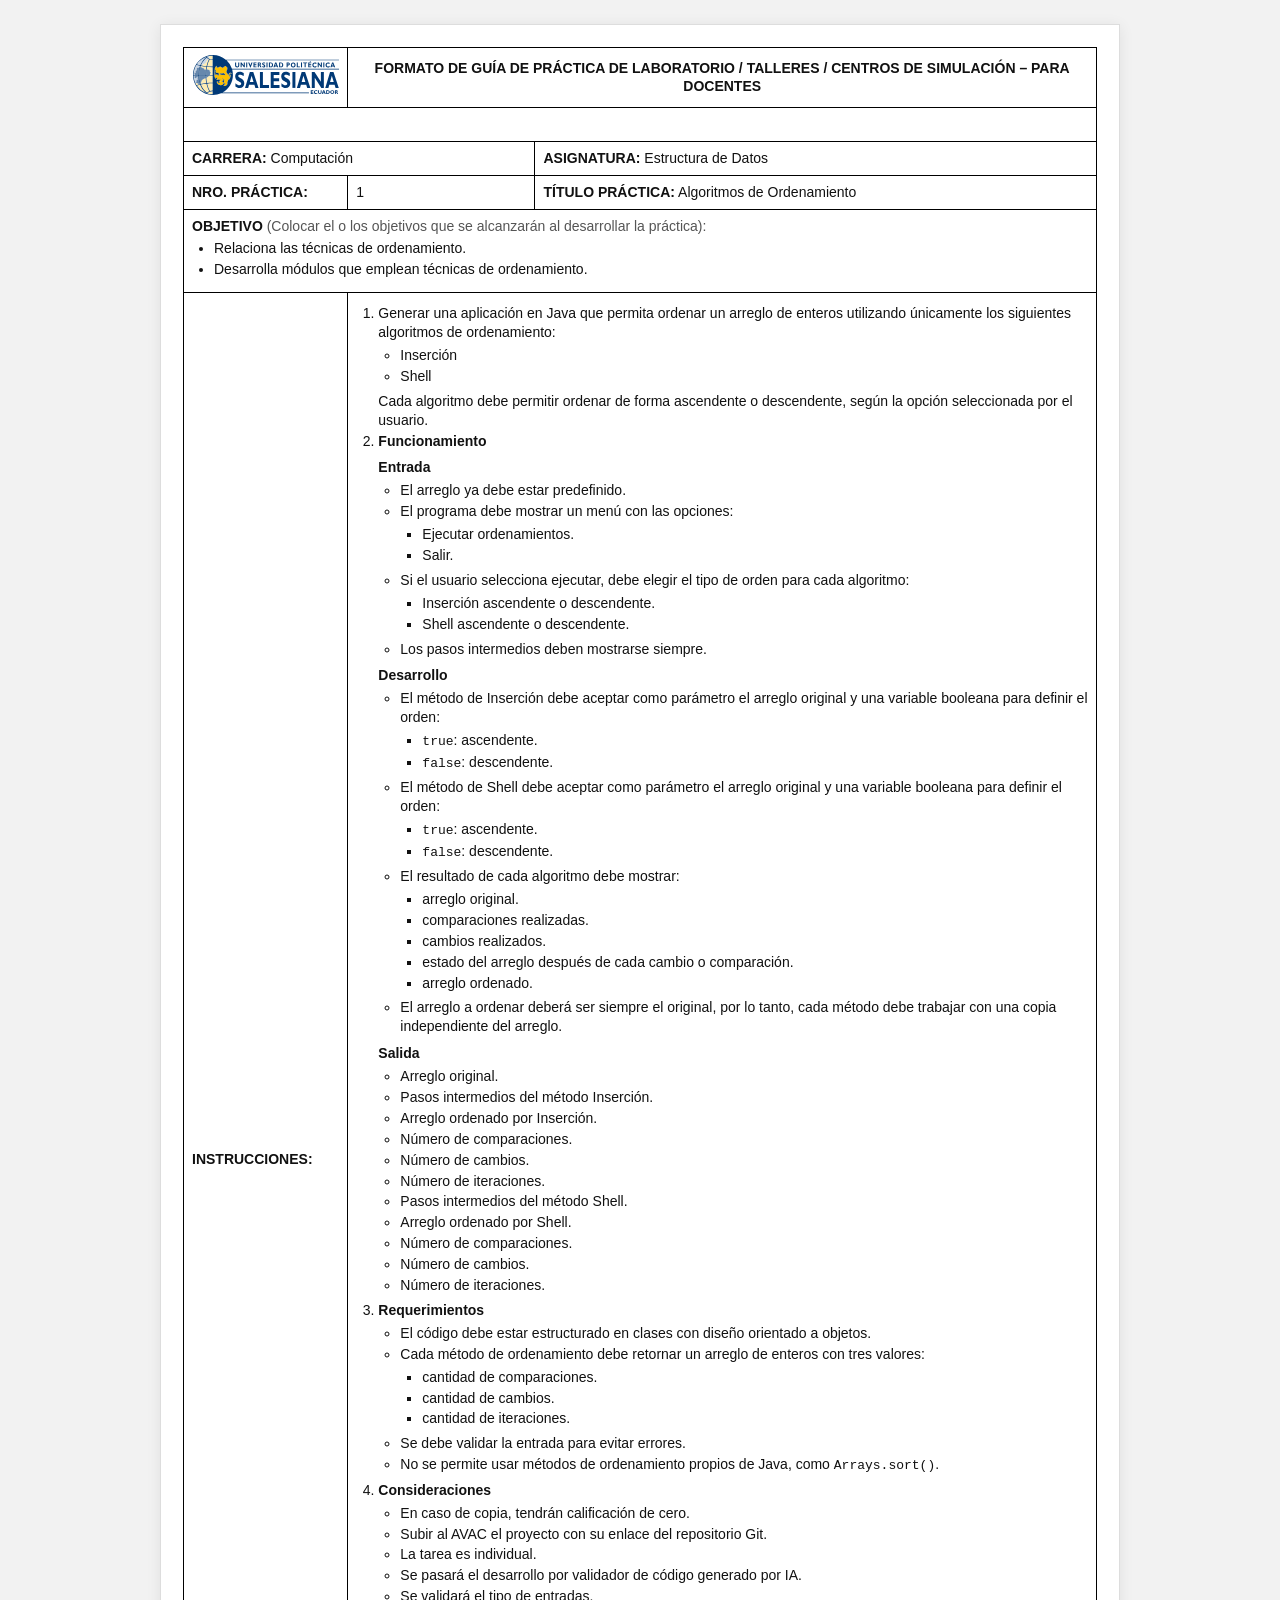
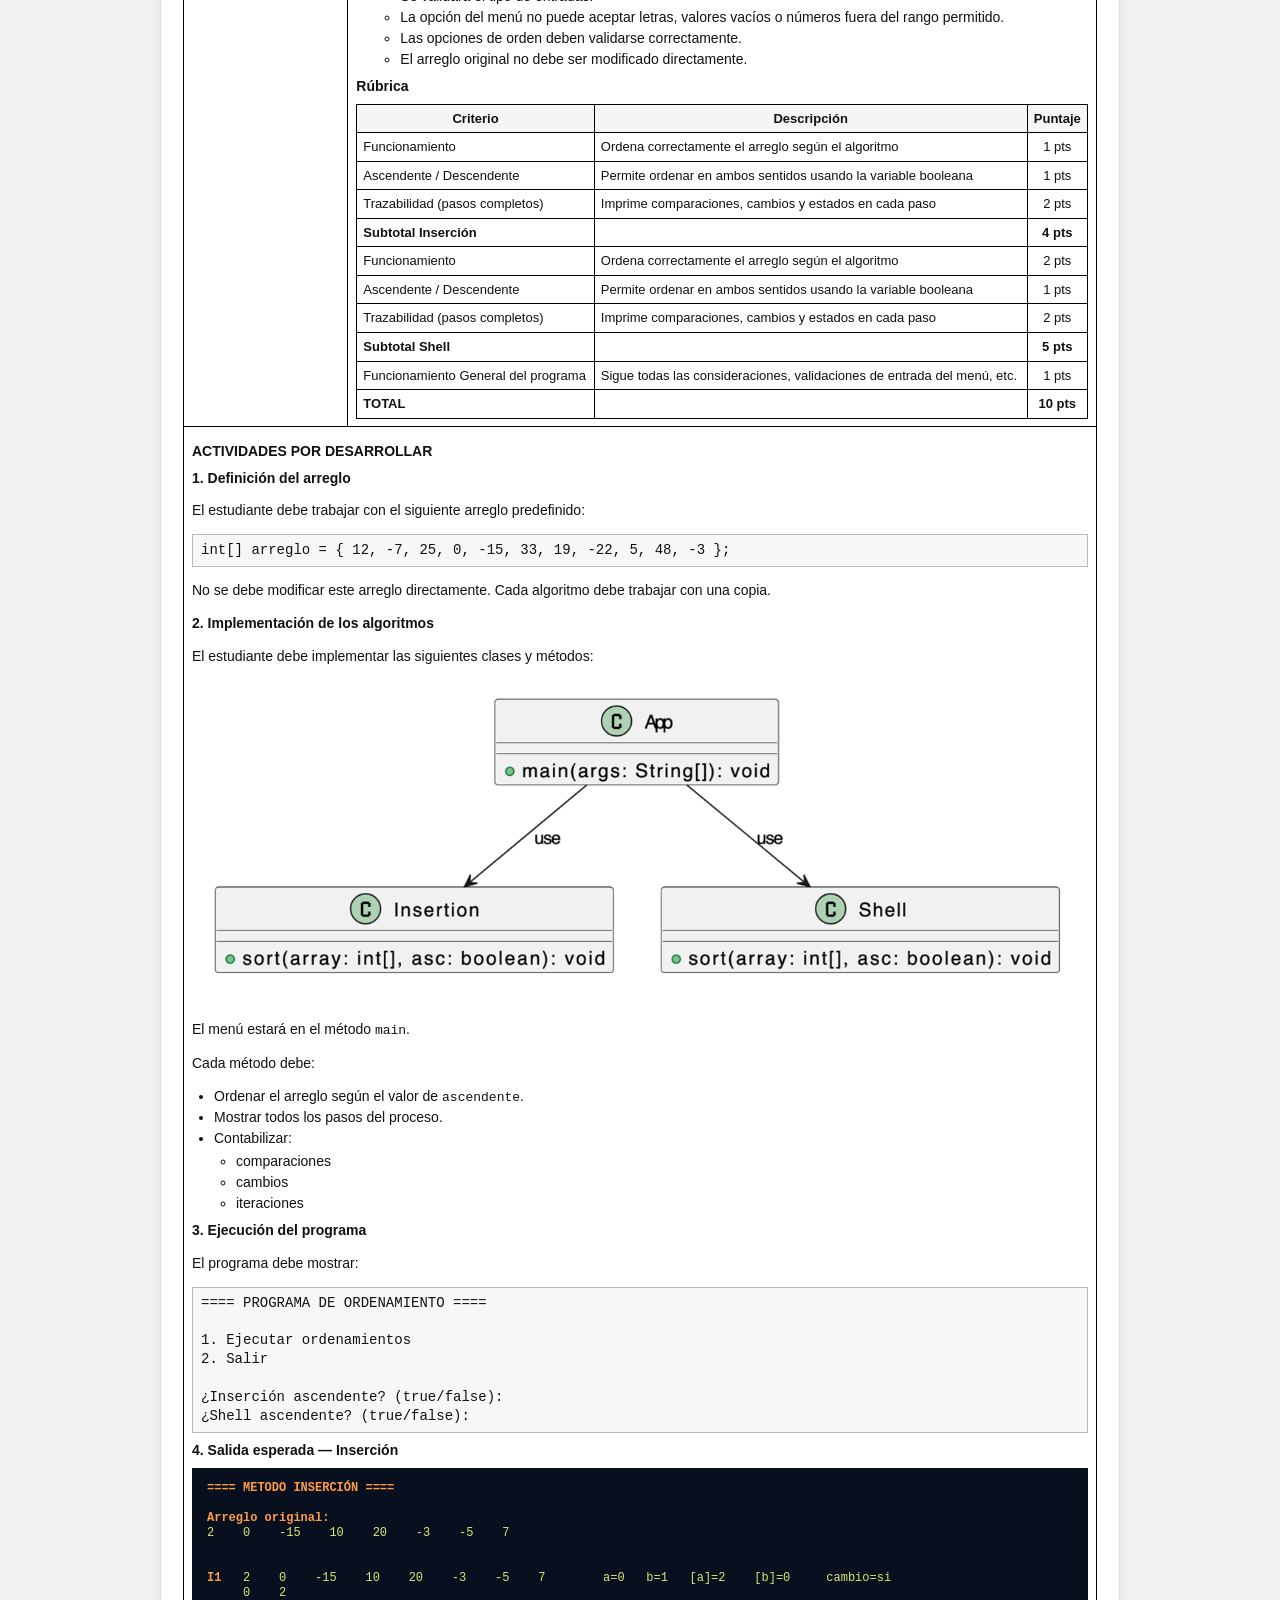
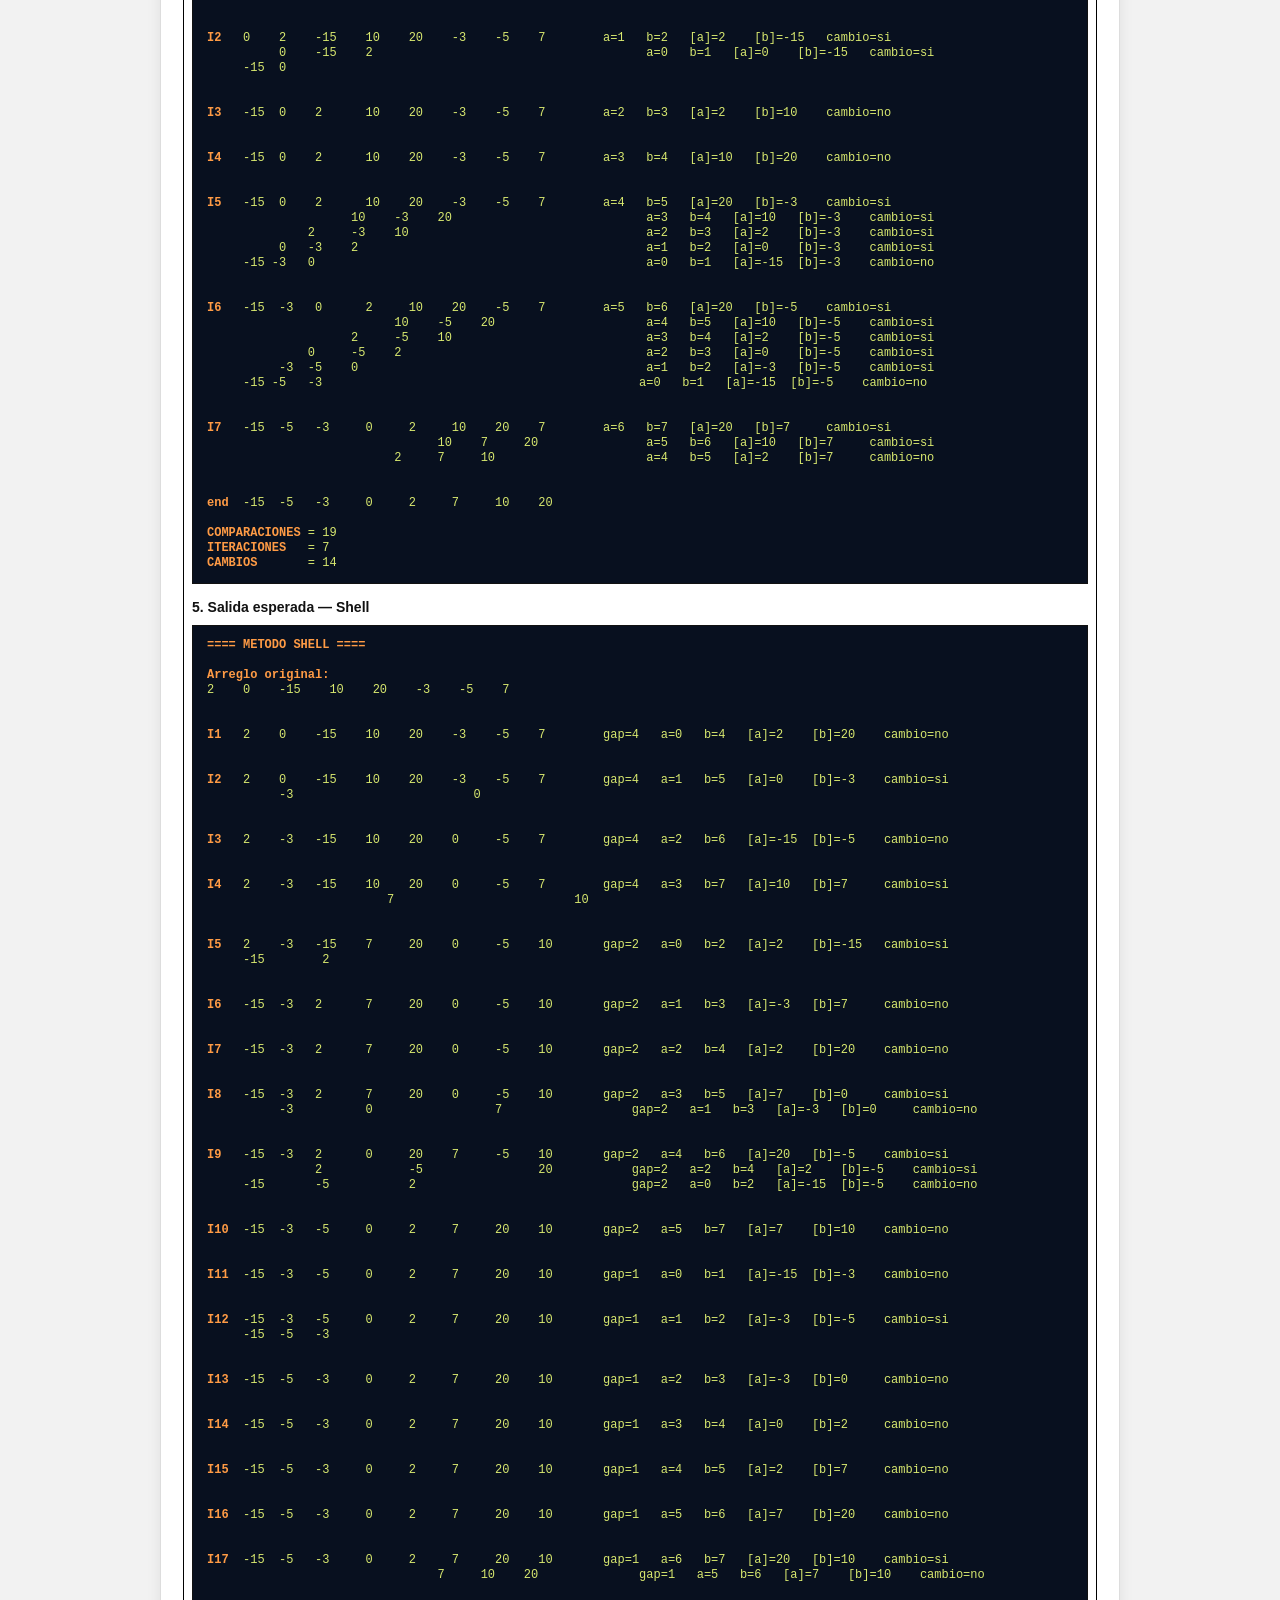
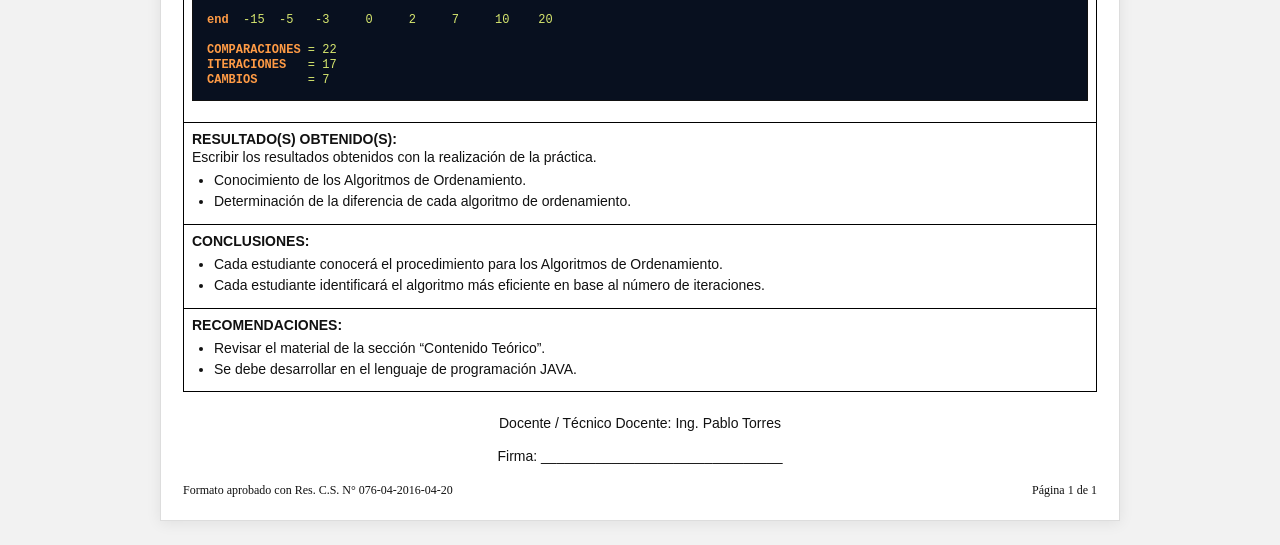
<file: unidad1/01-metodos-ordenamiento.html>
<!DOCTYPE html>
<html lang="es">

<head>
    <meta charset="UTF-8" />
    <meta
        name="viewport"
        content="width=device-width, initial-scale=1.0"
    />
    <title>Guía de práctica - Algoritmos de Ordenamiento</title>

    <link
        rel="stylesheet"
        href="../css/styles.css"
    >
</head>

<body>
    <main
        class="page"
        id="practice-content"
    >
        <table class="guide-table">
            <tr>
                <td class="logo-cell">
                    <img
                        src="../assets/ups-svg-plain.svg"
                        alt="Logo UPS"
                        class="logo-img"
                    >
                </td>
                <td
                    colspan="4"
                    class="title-cell"
                >
                    FORMATO DE GUÍA DE PRÁCTICA DE LABORATORIO / TALLERES / CENTROS DE SIMULACIÓN – PARA DOCENTES
                </td>
            </tr>

            <tr>
                <td colspan="5">&nbsp;</td>
            </tr>

            <tr>
                <td colspan="2"><strong>CARRERA:</strong> Computación</td>
                <td colspan="3"><strong>ASIGNATURA:</strong> Estructura de Datos</td>
            </tr>

            <tr>
                <td><strong>NRO. PRÁCTICA:</strong></td>
                <td>1</td>
                <td colspan="3"><strong>TÍTULO PRÁCTICA:</strong> Algoritmos de Ordenamiento</td>
            </tr>

            <tr>
                <td colspan="5">
                    <strong>OBJETIVO</strong>
                    <span class="muted">(Colocar el o los objetivos que se alcanzarán al desarrollar la
                        práctica):</span>
                    <ul>
                        <li>Relaciona las técnicas de ordenamiento.</li>
                        <li>Desarrolla módulos que emplean técnicas de ordenamiento.</li>
                    </ul>
                </td>
            </tr>

            <tr>
                <td class="section-label">INSTRUCCIONES:</td>
                <td
                    colspan="4"
                    class="section-content"
                >
                    <ol>
                        <li>
                            Generar una aplicación en Java que permita ordenar un arreglo de enteros utilizando
                            únicamente los siguientes algoritmos de ordenamiento:
                            <ul>
                                <li>Inserción</li>
                                <li>Shell</li>
                            </ul>
                            Cada algoritmo debe permitir ordenar de forma ascendente o descendente, según la opción
                            seleccionada por el usuario.
                        </li>

                        <li>
                            <strong>Funcionamiento</strong>

                            <h4>Entrada</h4>
                            <ul>
                                <li>El arreglo ya debe estar predefinido.</li>
                                <li>El programa debe mostrar un menú con las opciones:
                                    <ul>
                                        <li>Ejecutar ordenamientos.</li>
                                        <li>Salir.</li>
                                    </ul>
                                </li>
                                <li>Si el usuario selecciona ejecutar, debe elegir el tipo de orden para cada algoritmo:
                                    <ul>
                                        <li>Inserción ascendente o descendente.</li>
                                        <li>Shell ascendente o descendente.</li>
                                    </ul>
                                </li>
                                <li>Los pasos intermedios deben mostrarse siempre.</li>
                            </ul>

                            <h4>Desarrollo</h4>
                            <ul>
                                <li>El método de Inserción debe aceptar como parámetro el arreglo original y una
                                    variable booleana para definir el orden:
                                    <ul>
                                        <li><code>true</code>: ascendente.</li>
                                        <li><code>false</code>: descendente.</li>
                                    </ul>
                                </li>
                                <li>El método de Shell debe aceptar como parámetro el arreglo original y una variable
                                    booleana para definir el orden:
                                    <ul>
                                        <li><code>true</code>: ascendente.</li>
                                        <li><code>false</code>: descendente.</li>
                                    </ul>
                                </li>
                                <li>El resultado de cada algoritmo debe mostrar:
                                    <ul>
                                        <li>arreglo original.</li>
                                        <li>comparaciones realizadas.</li>
                                        <li>cambios realizados.</li>
                                        <li>estado del arreglo después de cada cambio o comparación.</li>
                                        <li>arreglo ordenado.</li>
                                    </ul>
                                </li>
                                <li>El arreglo a ordenar deberá ser siempre el original, por lo tanto, cada método debe
                                    trabajar con una copia independiente del arreglo.</li>
                            </ul>

                            <h4>Salida</h4>
                            <ul>
                                <li>Arreglo original.</li>
                                <li>Pasos intermedios del método Inserción.</li>
                                <li>Arreglo ordenado por Inserción.</li>
                                <li>Número de comparaciones.</li>
                                <li>Número de cambios.</li>
                                <li>Número de iteraciones.</li>
                                <li>Pasos intermedios del método Shell.</li>
                                <li>Arreglo ordenado por Shell.</li>
                                <li>Número de comparaciones.</li>
                                <li>Número de cambios.</li>
                                <li>Número de iteraciones.</li>
                            </ul>
                        </li>

                        <li>
                            <strong>Requerimientos</strong>
                            <ul>
                                <li>El código debe estar estructurado en clases con diseño orientado a objetos.</li>
                                <li>Cada método de ordenamiento debe retornar un arreglo de enteros con tres valores:
                                    <ul>
                                        <li>cantidad de comparaciones.</li>
                                        <li>cantidad de cambios.</li>
                                        <li>cantidad de iteraciones.</li>
                                    </ul>
                                </li>
                                <li>Se debe validar la entrada para evitar errores.</li>
                                <li>No se permite usar métodos de ordenamiento propios de Java, como
                                    <code>Arrays.sort()</code>.
                                </li>
                            </ul>
                        </li>

                        <li>
                            <strong>Consideraciones</strong>
                            <ul>
                                <li>En caso de copia, tendrán calificación de cero.</li>
                                <li>Subir al AVAC el proyecto con su enlace del repositorio Git.</li>
                                <li>La tarea es individual.</li>
                                <li>Se pasará el desarrollo por validador de código generado por IA.</li>
                                <li>Se validará el tipo de entradas.</li>
                                <li>La opción del menú no puede aceptar letras, valores vacíos o números fuera del rango
                                    permitido.</li>
                                <li>Las opciones de orden deben validarse correctamente.</li>
                                <li>El arreglo original no debe ser modificado directamente.</li>
                            </ul>
                        </li>
                    </ol>

                    <h3>Rúbrica</h3>
                    <table class="rubric">
                        <thead>
                            <tr>
                                <th>Criterio</th>
                                <th>Descripción</th>
                                <th>Puntaje</th>
                            </tr>
                        </thead>
                        <tbody>
                            <tr>
                                <td>Funcionamiento</td>
                                <td>Ordena correctamente el arreglo según el algoritmo</td>
                                <td class="center">1 pts</td>
                            </tr>
                            <tr>
                                <td>Ascendente / Descendente</td>
                                <td>Permite ordenar en ambos sentidos usando la variable booleana</td>
                                <td class="center">1 pts</td>
                            </tr>
                            <tr>
                                <td>Trazabilidad (pasos completos)</td>
                                <td>Imprime comparaciones, cambios y estados en cada paso</td>
                                <td class="center">2 pts</td>
                            </tr>
                            <tr class="subtotal">
                                <td>Subtotal Inserción</td>
                                <td></td>
                                <td class="center">4 pts</td>
                            </tr>
                            <tr>
                                <td>Funcionamiento</td>
                                <td>Ordena correctamente el arreglo según el algoritmo</td>
                                <td class="center">2 pts</td>
                            </tr>
                            <tr>
                                <td>Ascendente / Descendente</td>
                                <td>Permite ordenar en ambos sentidos usando la variable booleana</td>
                                <td class="center">1 pts</td>
                            </tr>
                            <tr>
                                <td>Trazabilidad (pasos completos)</td>
                                <td>Imprime comparaciones, cambios y estados en cada paso</td>
                                <td class="center">2 pts</td>
                            </tr>
                            <tr class="subtotal">
                                <td>Subtotal Shell</td>
                                <td></td>
                                <td class="center">5 pts</td>
                            </tr>
                            <tr>
                                <td>Funcionamiento General del programa</td>
                                <td>Sigue todas las consideraciones, validaciones de entrada del menú, etc.</td>
                                <td class="center">1 pts</td>
                            </tr>
                            <tr class="subtotal">
                                <td>TOTAL</td>
                                <td></td>
                                <td class="center">10 pts</td>
                            </tr>
                        </tbody>
                    </table>
                </td>
            </tr>

            <tr>
                <td colspan="5">
                    <h3>ACTIVIDADES POR DESARROLLAR</h3>

                    <h4>1. Definición del arreglo</h4>
                    <p>El estudiante debe trabajar con el siguiente arreglo predefinido:</p>
                    <span class="code-line">int[] arreglo = { 12, -7, 25, 0, -15, 33, 19, -22, 5, 48, -3 };</span>
                    <p>No se debe modificar este arreglo directamente. Cada algoritmo debe trabajar con una copia.</p>

                    <h4>2. Implementación de los algoritmos</h4>
                    <p>El estudiante debe implementar las siguientes clases y métodos:</p>
                    <img
                        src="../assets/01-uml.png"
                        alt="Diagrama UML de los algoritmos de ordenamiento"
                        style="max-width: 100%; height: auto; margin: 8px 0;"
                    />
                    <p>El menú estará en el método <code>main</code>.</p>
                    <p>Cada método debe:</p>
                    <ul>
                        <li>Ordenar el arreglo según el valor de <code>ascendente</code>.</li>
                        <li>Mostrar todos los pasos del proceso.</li>
                        <li>Contabilizar:
                            <ul>
                                <li>comparaciones</li>
                                <li>cambios</li>
                                <li>iteraciones</li>
                            </ul>
                        </li>
                    </ul>

                    <h4>3. Ejecución del programa</h4>
                    <p>El programa debe mostrar:</p>
                    <pre class="code-line">==== PROGRAMA DE ORDENAMIENTO ====

1. Ejecutar ordenamientos
2. Salir

¿Inserción ascendente? (true/false):
¿Shell ascendente? (true/false):</pre>

                    <h4>4. Salida esperada — Inserción</h4>
                    <pre class="console"><span class="orange">==== METODO INSERCIÓN ====</span>

<span class="orange">Arreglo original:</span>
2    0    -15    10    20    -3    -5    7


<span class="orange">I1</span>   2    0    -15    10    20    -3    -5    7        a=0   b=1   [a]=2    [b]=0     cambio=si
     0    2


<span class="orange">I2</span>   0    2    -15    10    20    -3    -5    7        a=1   b=2   [a]=2    [b]=-15   cambio=si
          0    -15    2                                      a=0   b=1   [a]=0    [b]=-15   cambio=si
     -15  0


<span class="orange">I3</span>   -15  0    2      10    20    -3    -5    7        a=2   b=3   [a]=2    [b]=10    cambio=no


<span class="orange">I4</span>   -15  0    2      10    20    -3    -5    7        a=3   b=4   [a]=10   [b]=20    cambio=no


<span class="orange">I5</span>   -15  0    2      10    20    -3    -5    7        a=4   b=5   [a]=20   [b]=-3    cambio=si
                    10    -3    20                           a=3   b=4   [a]=10   [b]=-3    cambio=si
              2     -3    10                                 a=2   b=3   [a]=2    [b]=-3    cambio=si
          0   -3    2                                        a=1   b=2   [a]=0    [b]=-3    cambio=si
     -15 -3   0                                              a=0   b=1   [a]=-15  [b]=-3    cambio=no


<span class="orange">I6</span>   -15  -3   0      2     10    20    -5    7        a=5   b=6   [a]=20   [b]=-5    cambio=si
                          10    -5    20                     a=4   b=5   [a]=10   [b]=-5    cambio=si
                    2     -5    10                           a=3   b=4   [a]=2    [b]=-5    cambio=si
              0     -5    2                                  a=2   b=3   [a]=0    [b]=-5    cambio=si
          -3  -5    0                                        a=1   b=2   [a]=-3   [b]=-5    cambio=si
     -15 -5   -3                                            a=0   b=1   [a]=-15  [b]=-5    cambio=no


<span class="orange">I7</span>   -15  -5   -3     0     2     10    20    7        a=6   b=7   [a]=20   [b]=7     cambio=si
                                10    7     20               a=5   b=6   [a]=10   [b]=7     cambio=si
                          2     7     10                     a=4   b=5   [a]=2    [b]=7     cambio=no


<span class="orange">end</span>  -15  -5   -3     0     2     7     10    20

<span class="orange">COMPARACIONES</span> = 19
<span class="orange">ITERACIONES</span>   = 7
<span class="orange">CAMBIOS</span>       = 14</pre>

                    <h4>5. Salida esperada — Shell</h4>
                    <pre class="console"><span class="orange">==== METODO SHELL ====</span>

<span class="orange">Arreglo original:</span>
2    0    -15    10    20    -3    -5    7


<span class="orange">I1</span>   2    0    -15    10    20    -3    -5    7        gap=4   a=0   b=4   [a]=2    [b]=20    cambio=no


<span class="orange">I2</span>   2    0    -15    10    20    -3    -5    7        gap=4   a=1   b=5   [a]=0    [b]=-3    cambio=si
          -3                         0


<span class="orange">I3</span>   2    -3   -15    10    20    0     -5    7        gap=4   a=2   b=6   [a]=-15  [b]=-5    cambio=no


<span class="orange">I4</span>   2    -3   -15    10    20    0     -5    7        gap=4   a=3   b=7   [a]=10   [b]=7     cambio=si
                         7                         10


<span class="orange">I5</span>   2    -3   -15    7     20    0     -5    10       gap=2   a=0   b=2   [a]=2    [b]=-15   cambio=si
     -15        2


<span class="orange">I6</span>   -15  -3   2      7     20    0     -5    10       gap=2   a=1   b=3   [a]=-3   [b]=7     cambio=no


<span class="orange">I7</span>   -15  -3   2      7     20    0     -5    10       gap=2   a=2   b=4   [a]=2    [b]=20    cambio=no


<span class="orange">I8</span>   -15  -3   2      7     20    0     -5    10       gap=2   a=3   b=5   [a]=7    [b]=0     cambio=si
          -3          0                 7                  gap=2   a=1   b=3   [a]=-3   [b]=0     cambio=no


<span class="orange">I9</span>   -15  -3   2      0     20    7     -5    10       gap=2   a=4   b=6   [a]=20   [b]=-5    cambio=si
               2            -5                20           gap=2   a=2   b=4   [a]=2    [b]=-5    cambio=si
     -15       -5           2                              gap=2   a=0   b=2   [a]=-15  [b]=-5    cambio=no


<span class="orange">I10</span>  -15  -3   -5     0     2     7     20    10       gap=2   a=5   b=7   [a]=7    [b]=10    cambio=no


<span class="orange">I11</span>  -15  -3   -5     0     2     7     20    10       gap=1   a=0   b=1   [a]=-15  [b]=-3    cambio=no


<span class="orange">I12</span>  -15  -3   -5     0     2     7     20    10       gap=1   a=1   b=2   [a]=-3   [b]=-5    cambio=si
     -15  -5   -3


<span class="orange">I13</span>  -15  -5   -3     0     2     7     20    10       gap=1   a=2   b=3   [a]=-3   [b]=0     cambio=no


<span class="orange">I14</span>  -15  -5   -3     0     2     7     20    10       gap=1   a=3   b=4   [a]=0    [b]=2     cambio=no


<span class="orange">I15</span>  -15  -5   -3     0     2     7     20    10       gap=1   a=4   b=5   [a]=2    [b]=7     cambio=no


<span class="orange">I16</span>  -15  -5   -3     0     2     7     20    10       gap=1   a=5   b=6   [a]=7    [b]=20    cambio=no


<span class="orange">I17</span>  -15  -5   -3     0     2     7     20    10       gap=1   a=6   b=7   [a]=20   [b]=10    cambio=si
                                7     10    20              gap=1   a=5   b=6   [a]=7    [b]=10    cambio=no


<span class="orange">end</span>  -15  -5   -3     0     2     7     10    20

<span class="orange">COMPARACIONES</span> = 22
<span class="orange">ITERACIONES</span>   = 17
<span class="orange">CAMBIOS</span>       = 7</pre>
                </td>
            </tr>

            <tr>
                <td colspan="5">
                    <strong>RESULTADO(S) OBTENIDO(S):</strong><br>
                    Escribir los resultados obtenidos con la realización de la práctica.
                    <ul>
                        <li>Conocimiento de los Algoritmos de Ordenamiento.</li>
                        <li>Determinación de la diferencia de cada algoritmo de ordenamiento.</li>
                    </ul>
                </td>
            </tr>

            <tr>
                <td colspan="5">
                    <strong>CONCLUSIONES:</strong>
                    <ul>
                        <li>Cada estudiante conocerá el procedimiento para los Algoritmos de Ordenamiento.</li>
                        <li>Cada estudiante identificará el algoritmo más eficiente en base al número de iteraciones.
                        </li>
                    </ul>
                </td>
            </tr>

            <tr>
                <td colspan="5">
                    <strong>RECOMENDACIONES:</strong>
                    <ul>
                        <li>Revisar el material de la sección “Contenido Teórico”.</li>
                        <li>Se debe desarrollar en el lenguaje de programación JAVA.</li>
                    </ul>


                </td>
            </tr>
        </table>

        <div style="text-align: center; margin: 0 auto;">
            <p class="signature">
                Docente / Técnico Docente: Ing. Pablo Torres
            </p>
            <p>
                Firma: _______________________________
            </p>
        </div>

        <div class="footer">
            <span>Formato aprobado con Res. C.S. N° 076-04-2016-04-20</span>
            <span>Página 1 de 1</span>
        </div>
    </main>
    <!-- <div
        id="securityOverlay"
        class="security-overlay"
    >
        <div class="security-box">
            <h2>Contenido protegido</h2>
            <p>La evaluación se ocultó porque la ventana perdió el foco.</p>
            <small>Regrese a la página para continuar.</small>
        </div>
    </div> -->
    <script src="../js/protection.js"></script>
    <script src="../js/protection-security-overlay.js"></script>
</body>

</html>
</file>
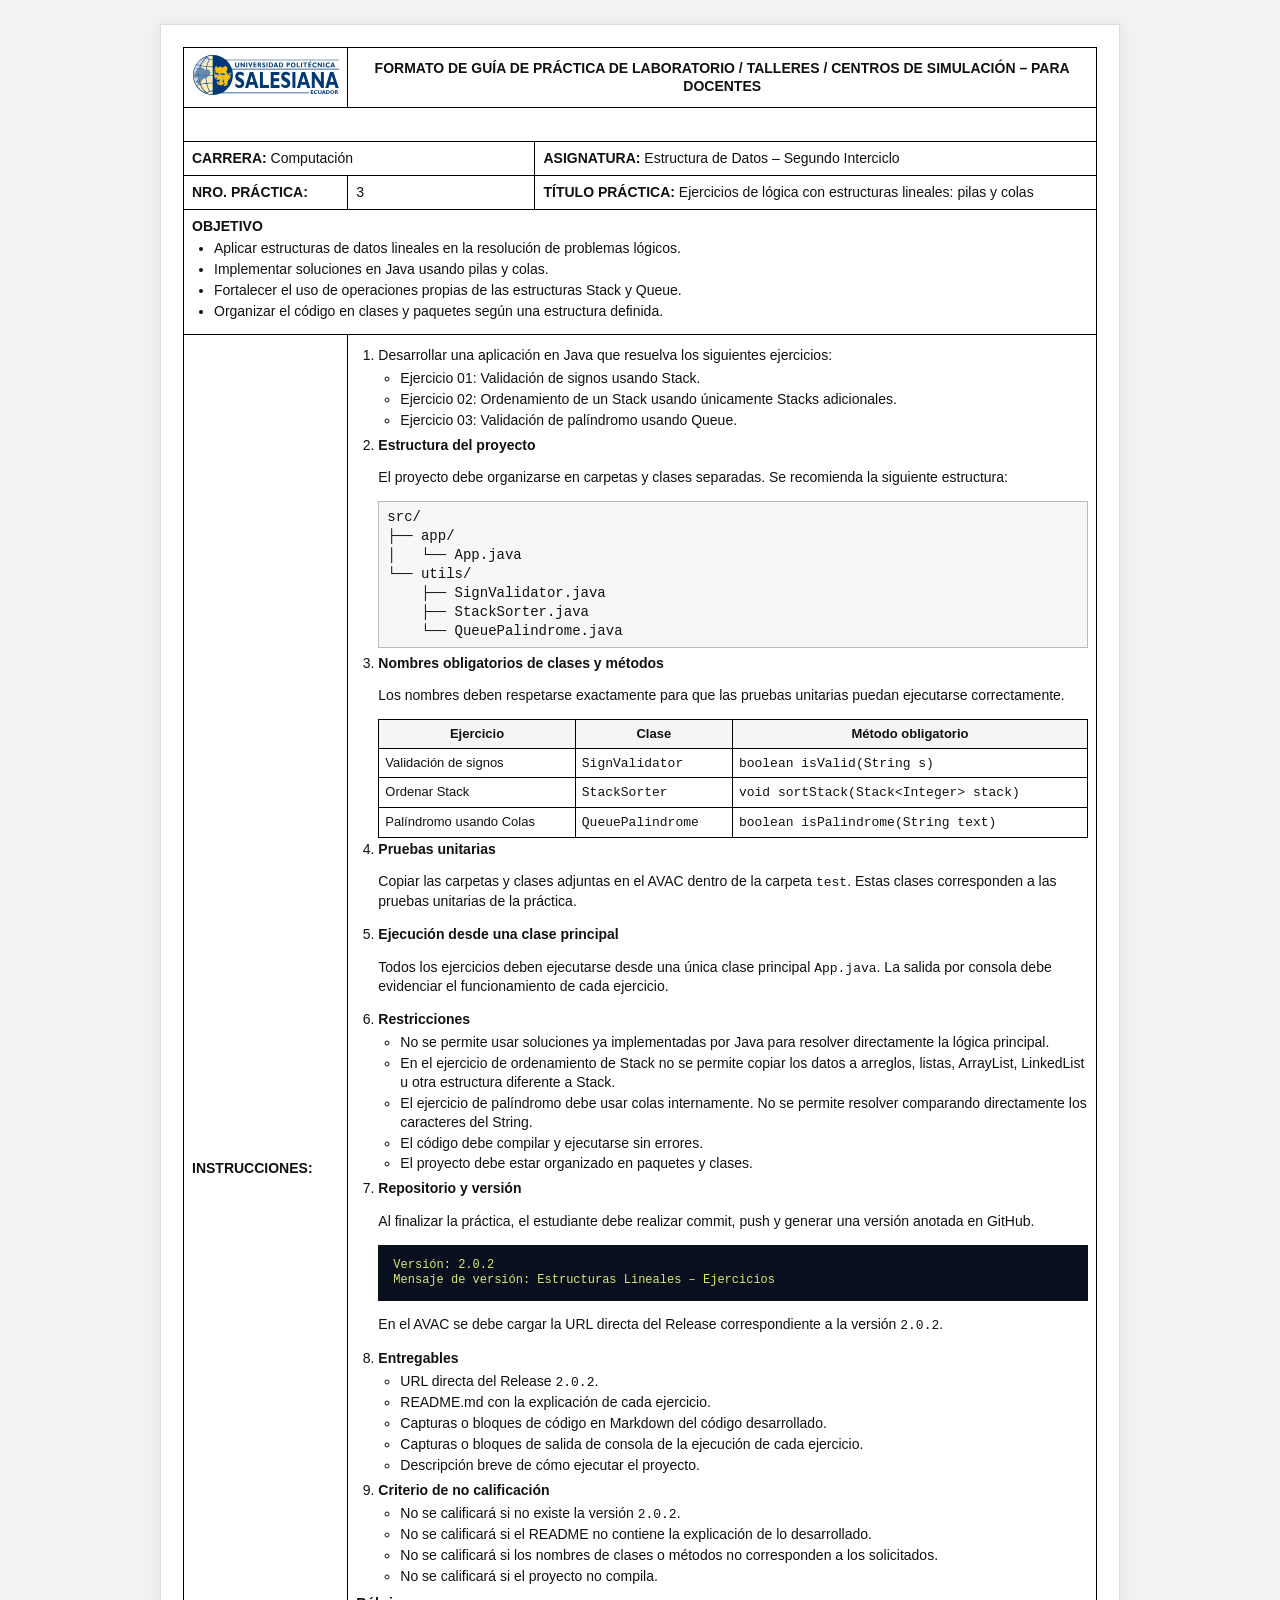
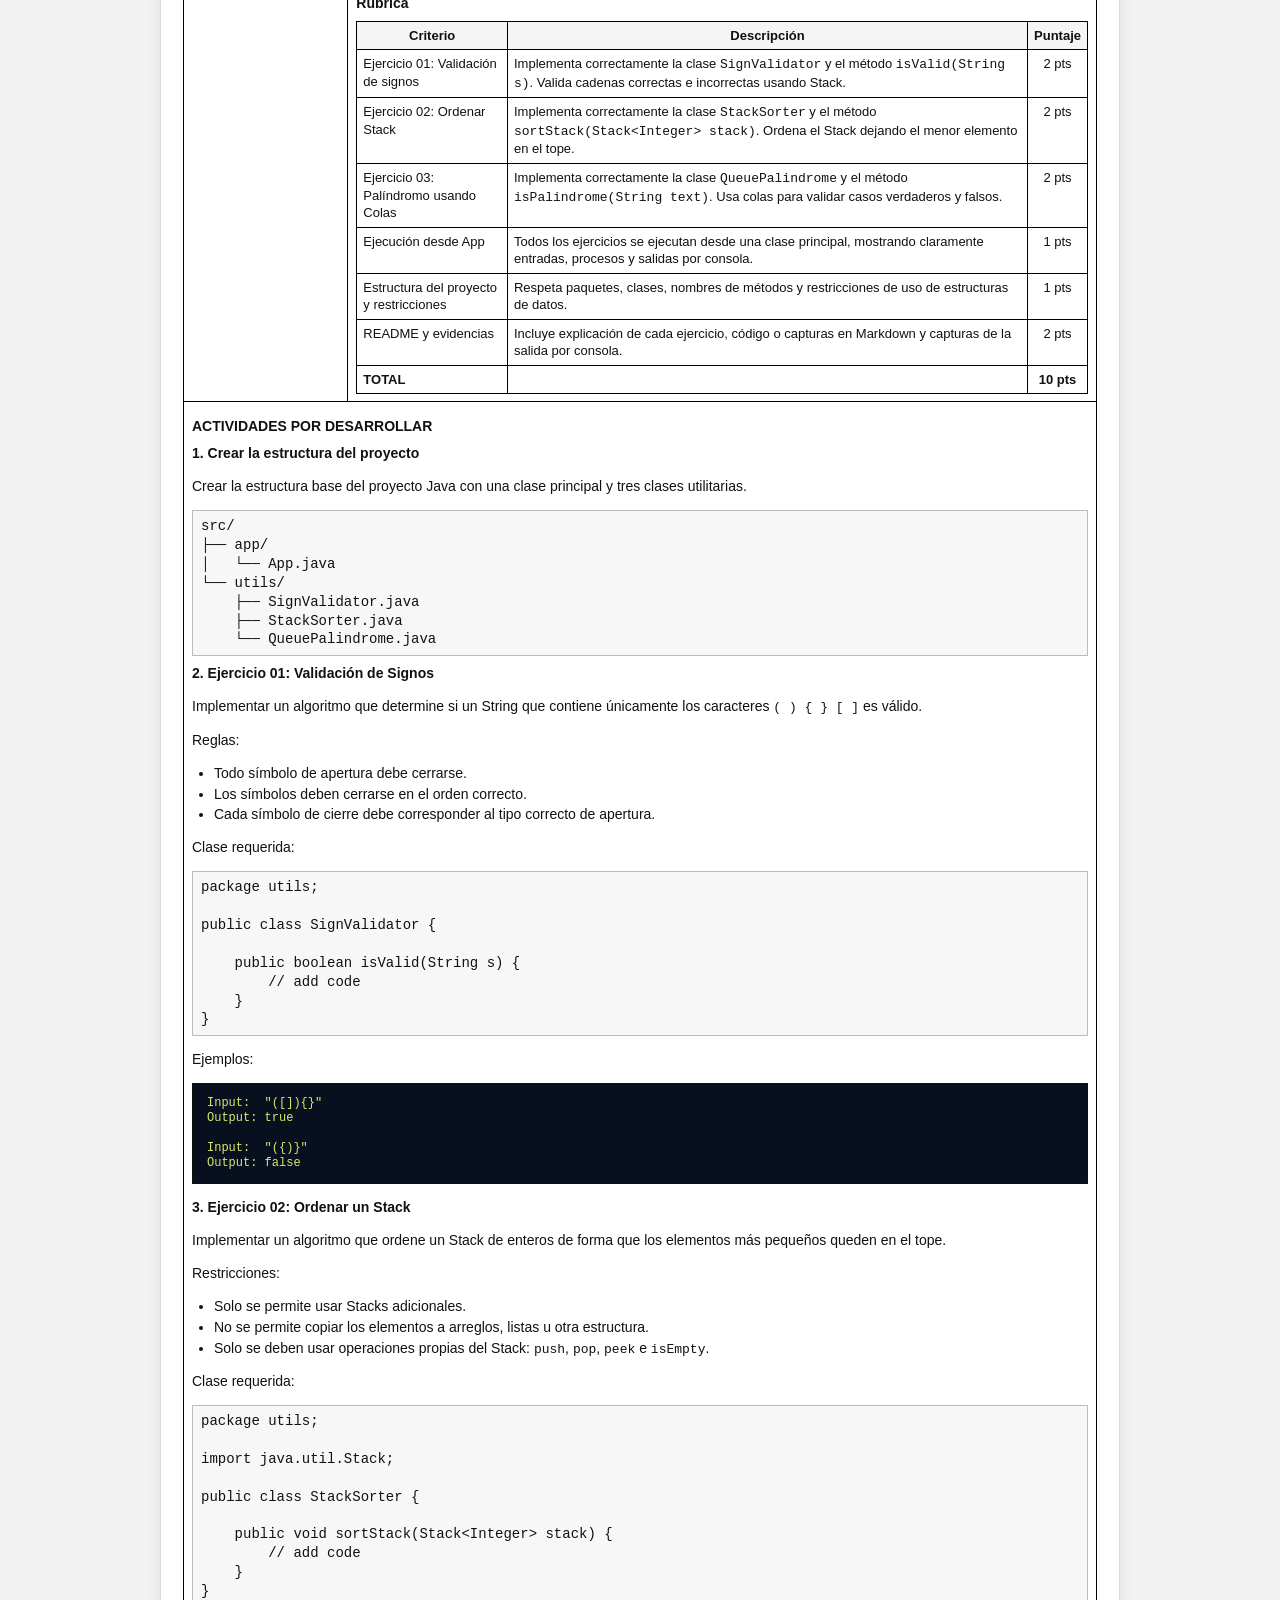
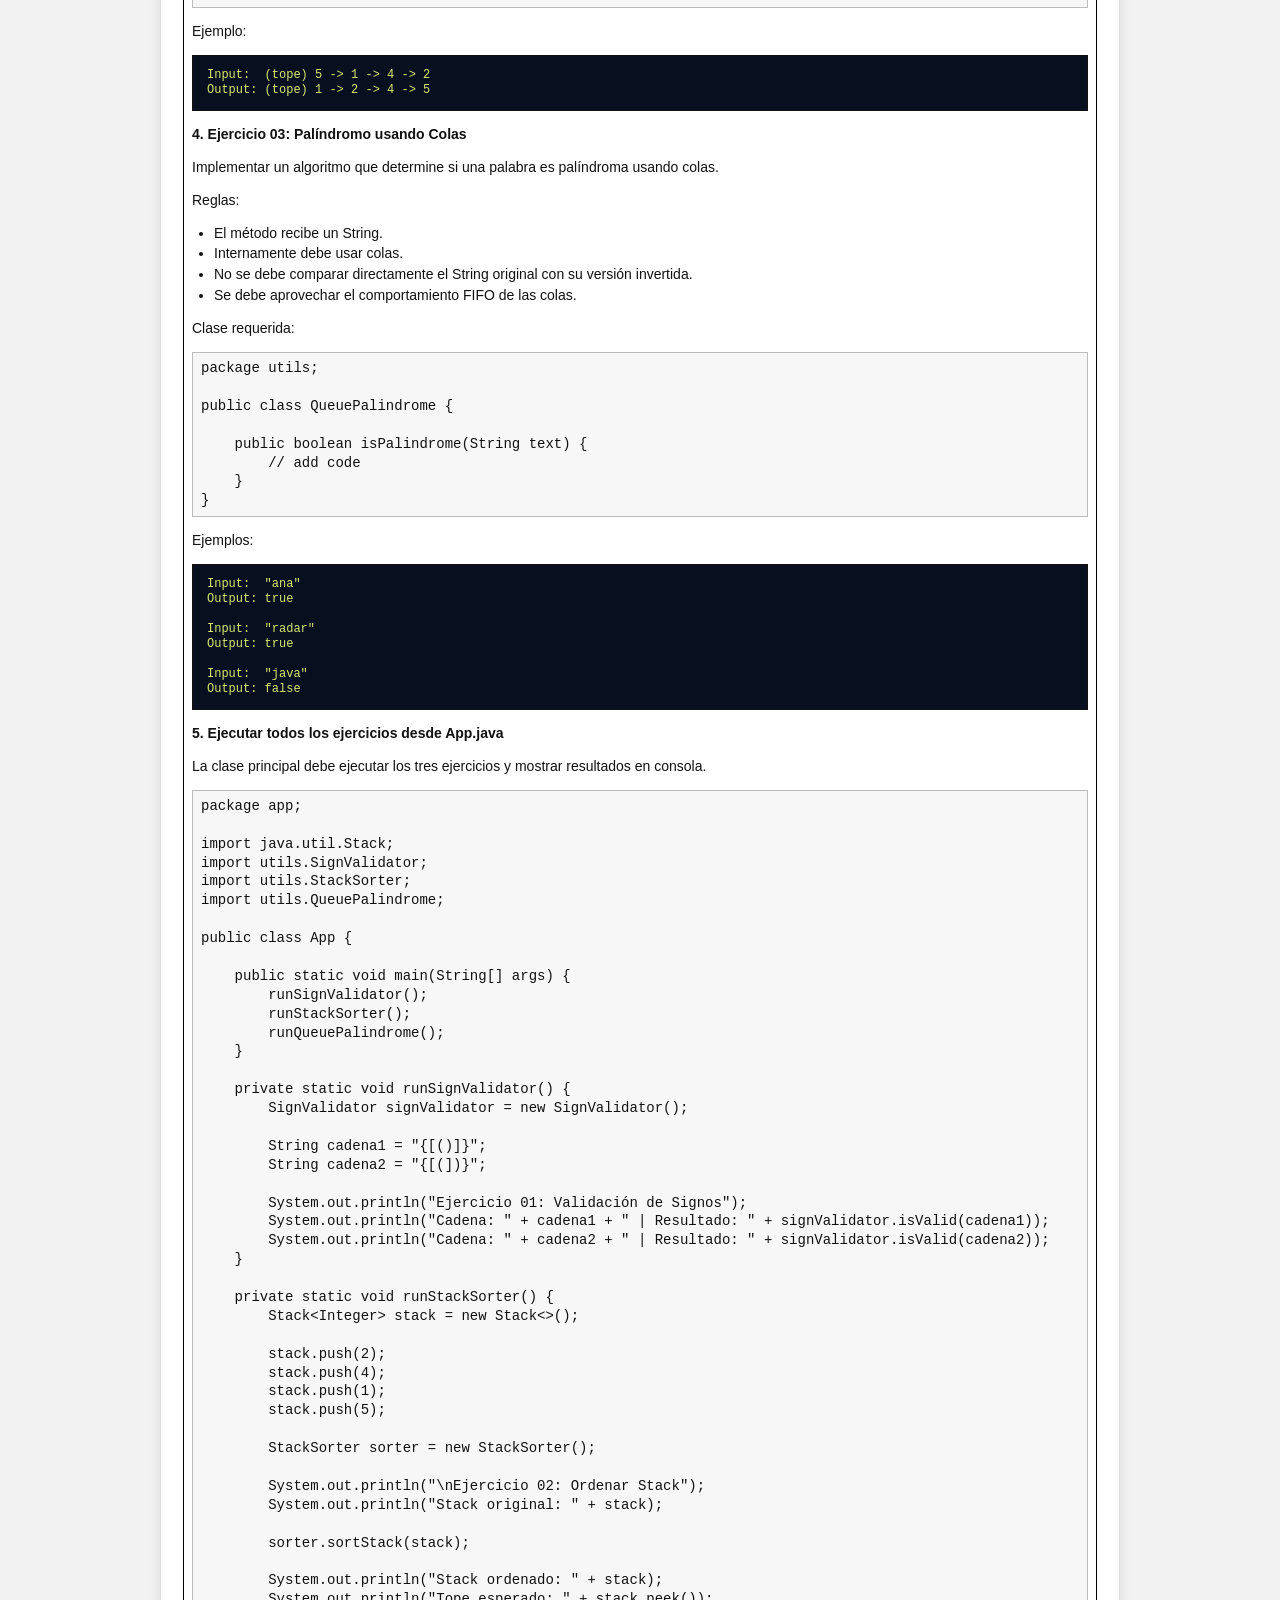
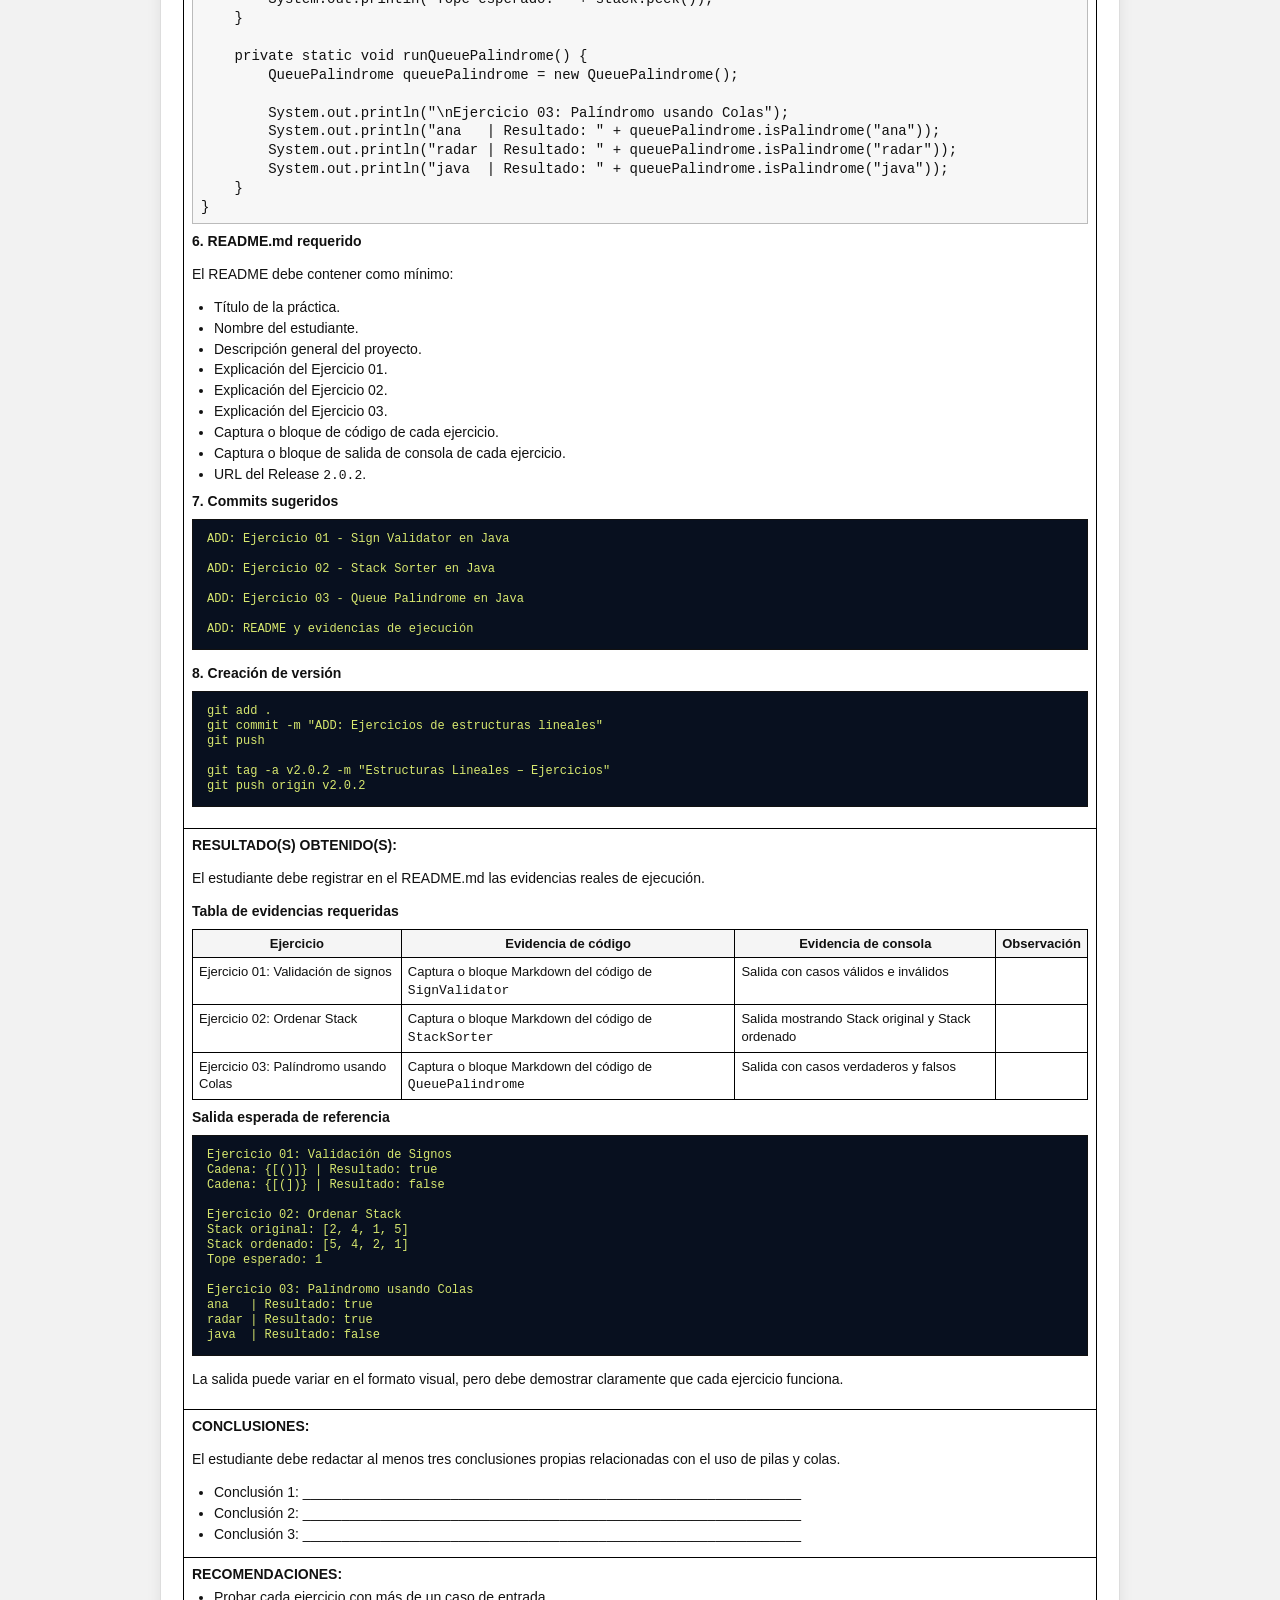
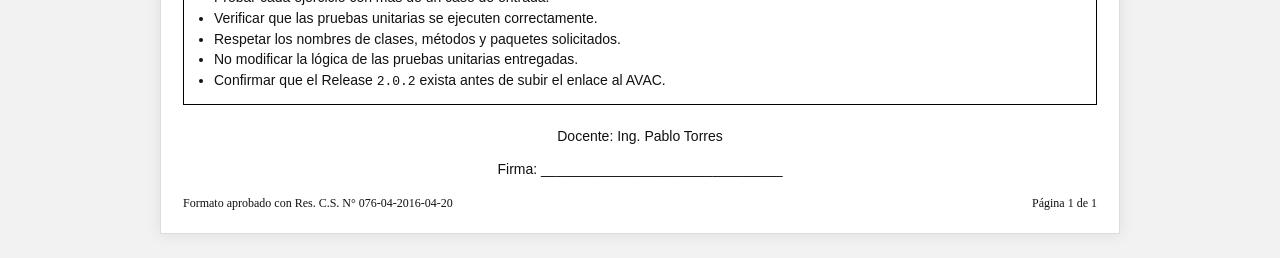
<file: unidad2/02-ejercicios-pilas-colas.html>
<!DOCTYPE html>
<html lang="es">

<head>
    <meta charset="UTF-8" />
    <meta
        name="viewport"
        content="width=device-width, initial-scale=1.0"
    />
    <title>Guía de práctica - Estructuras lineales con pilas y colas</title>

    <link
        rel="stylesheet"
        href="../css/styles.css"
    >
</head>

<body>
    <main
        class="page"
        id="practice-content"
    >
        <table class="guide-table">
            <tr>
                <td class="logo-cell">
                    <img
                        src="../assets/ups-svg-plain.svg"
                        alt="Logo UPS"
                        class="logo-img"
                    >
                </td>
                <td
                    colspan="4"
                    class="title-cell"
                >
                    FORMATO DE GUÍA DE PRÁCTICA DE LABORATORIO / TALLERES / CENTROS DE SIMULACIÓN – PARA DOCENTES
                </td>
            </tr>

            <tr>
                <td colspan="5">&nbsp;</td>
            </tr>

            <tr>
                <td colspan="2"><strong>CARRERA:</strong> Computación</td>
                <td colspan="3"><strong>ASIGNATURA:</strong> Estructura de Datos – Segundo Interciclo</td>
            </tr>

            <tr>
                <td><strong>NRO. PRÁCTICA:</strong></td>
                <td>3</td>
                <td colspan="3">
                    <strong>TÍTULO PRÁCTICA:</strong> Ejercicios de lógica con estructuras lineales: pilas y colas
                </td>
            </tr>

            <tr>
                <td colspan="5">
                    <strong>OBJETIVO</strong>
                    <ul>
                        <li>Aplicar estructuras de datos lineales en la resolución de problemas lógicos.</li>
                        <li>Implementar soluciones en Java usando pilas y colas.</li>
                        <li>Fortalecer el uso de operaciones propias de las estructuras Stack y Queue.</li>
                        <li>Organizar el código en clases y paquetes según una estructura definida.</li>
                    </ul>
                </td>
            </tr>

            <tr>
                <td class="section-label">INSTRUCCIONES:</td>
                <td
                    colspan="4"
                    class="section-content"
                >
                    <ol>
                        <li>
                            Desarrollar una aplicación en Java que resuelva los siguientes ejercicios:
                            <ul>
                                <li>Ejercicio 01: Validación de signos usando Stack.</li>
                                <li>Ejercicio 02: Ordenamiento de un Stack usando únicamente Stacks adicionales.</li>
                                <li>Ejercicio 03: Validación de palíndromo usando Queue.</li>
                            </ul>
                        </li>

                        <li>
                            <strong>Estructura del proyecto</strong>
                            <p>El proyecto debe organizarse en carpetas y clases separadas. Se recomienda la siguiente
                                estructura:</p>

                            <pre class="code-line">src/
├── app/
│   └── App.java
└── utils/
    ├── SignValidator.java
    ├── StackSorter.java
    └── QueuePalindrome.java</pre>
                        </li>

                        <li>
                            <strong>Nombres obligatorios de clases y métodos</strong>
                            <p>Los nombres deben respetarse exactamente para que las pruebas unitarias puedan ejecutarse
                                correctamente.</p>

                            <table class="rubric">
                                <thead>
                                    <tr>
                                        <th>Ejercicio</th>
                                        <th>Clase</th>
                                        <th>Método obligatorio</th>
                                    </tr>
                                </thead>
                                <tbody>
                                    <tr>
                                        <td>Validación de signos</td>
                                        <td><code>SignValidator</code></td>
                                        <td><code>boolean isValid(String s)</code></td>
                                    </tr>
                                    <tr>
                                        <td>Ordenar Stack</td>
                                        <td><code>StackSorter</code></td>
                                        <td><code>void sortStack(Stack&lt;Integer&gt; stack)</code></td>
                                    </tr>
                                    <tr>
                                        <td>Palíndromo usando Colas</td>
                                        <td><code>QueuePalindrome</code></td>
                                        <td><code>boolean isPalindrome(String text)</code></td>
                                    </tr>
                                </tbody>
                            </table>
                        </li>

                        <li>
                            <strong>Pruebas unitarias</strong>
                            <p>Copiar las carpetas y clases adjuntas en el AVAC dentro de la carpeta <code>test</code>.
                                Estas clases corresponden a las pruebas unitarias de la práctica.</p>
                        </li>

                        <li>
                            <strong>Ejecución desde una clase principal</strong>
                            <p>Todos los ejercicios deben ejecutarse desde una única clase principal
                                <code>App.java</code>. La salida por consola debe evidenciar el funcionamiento de cada
                                ejercicio.
                            </p>
                        </li>

                        <li>
                            <strong>Restricciones</strong>
                            <ul>
                                <li>No se permite usar soluciones ya implementadas por Java para resolver directamente
                                    la lógica principal.</li>
                                <li>En el ejercicio de ordenamiento de Stack no se permite copiar los datos a arreglos,
                                    listas, ArrayList, LinkedList u otra estructura diferente a Stack.</li>
                                <li>El ejercicio de palíndromo debe usar colas internamente. No se permite resolver
                                    comparando directamente los caracteres del String.</li>
                                <li>El código debe compilar y ejecutarse sin errores.</li>
                                <li>El proyecto debe estar organizado en paquetes y clases.</li>
                            </ul>
                        </li>

                        <li>
                            <strong>Repositorio y versión</strong>
                            <p>Al finalizar la práctica, el estudiante debe realizar commit, push y generar una versión
                                anotada en GitHub.</p>

                            <pre class="console">Versión: 2.0.2
Mensaje de versión: Estructuras Lineales – Ejercicios</pre>

                            <p>En el AVAC se debe cargar la URL directa del Release correspondiente a la versión
                                <code>2.0.2</code>.
                            </p>
                        </li>

                        <li>
                            <strong>Entregables</strong>
                            <ul>
                                <li>URL directa del Release <code>2.0.2</code>.</li>
                                <li>README.md con la explicación de cada ejercicio.</li>
                                <li>Capturas o bloques de código en Markdown del código desarrollado.</li>
                                <li>Capturas o bloques de salida de consola de la ejecución de cada ejercicio.</li>
                                <li>Descripción breve de cómo ejecutar el proyecto.</li>
                            </ul>
                        </li>

                        <li>
                            <strong>Criterio de no calificación</strong>
                            <ul>
                                <li>No se calificará si no existe la versión <code>2.0.2</code>.</li>
                                <li>No se calificará si el README no contiene la explicación de lo desarrollado.</li>
                                <li>No se calificará si los nombres de clases o métodos no corresponden a los
                                    solicitados.</li>
                                <li>No se calificará si el proyecto no compila.</li>
                            </ul>
                        </li>
                    </ol>

                    <h3>Rúbrica</h3>

                    <table class="rubric">
                        <thead>
                            <tr>
                                <th>Criterio</th>
                                <th>Descripción</th>
                                <th>Puntaje</th>
                            </tr>
                        </thead>
                        <tbody>
                            <tr>
                                <td>Ejercicio 01: Validación de signos</td>
                                <td>Implementa correctamente la clase <code>SignValidator</code> y el método
                                    <code>isValid(String s)</code>. Valida cadenas correctas e incorrectas usando Stack.
                                </td>
                                <td class="center">2 pts</td>
                            </tr>
                            <tr>
                                <td>Ejercicio 02: Ordenar Stack</td>
                                <td>Implementa correctamente la clase <code>StackSorter</code> y el método
                                    <code>sortStack(Stack&lt;Integer&gt; stack)</code>. Ordena el Stack dejando el menor
                                    elemento en el tope.
                                </td>
                                <td class="center">2 pts</td>
                            </tr>
                            <tr>
                                <td>Ejercicio 03: Palíndromo usando Colas</td>
                                <td>Implementa correctamente la clase <code>QueuePalindrome</code> y el método
                                    <code>isPalindrome(String text)</code>. Usa colas para validar casos verdaderos y
                                    falsos.
                                </td>
                                <td class="center">2 pts</td>
                            </tr>
                            <tr>
                                <td>Ejecución desde App</td>
                                <td>Todos los ejercicios se ejecutan desde una clase principal, mostrando claramente
                                    entradas, procesos y salidas por consola.</td>
                                <td class="center">1 pts</td>
                            </tr>
                            <tr>
                                <td>Estructura del proyecto y restricciones</td>
                                <td>Respeta paquetes, clases, nombres de métodos y restricciones de uso de estructuras
                                    de datos.</td>
                                <td class="center">1 pts</td>
                            </tr>
                            <tr>
                                <td>README y evidencias</td>
                                <td>Incluye explicación de cada ejercicio, código o capturas en Markdown y capturas de
                                    la salida por consola.</td>
                                <td class="center">2 pts</td>
                            </tr>
                            <tr class="subtotal">
                                <td>TOTAL</td>
                                <td></td>
                                <td class="center">10 pts</td>
                            </tr>
                        </tbody>
                    </table>
                </td>
            </tr>

            <tr>
                <td colspan="5">
                    <h3>ACTIVIDADES POR DESARROLLAR</h3>

                    <h4>1. Crear la estructura del proyecto</h4>
                    <p>Crear la estructura base del proyecto Java con una clase principal y tres clases utilitarias.</p>

                    <pre class="code-line">src/
├── app/
│   └── App.java
└── utils/
    ├── SignValidator.java
    ├── StackSorter.java
    └── QueuePalindrome.java</pre>

                    <h4>2. Ejercicio 01: Validación de Signos</h4>
                    <p>Implementar un algoritmo que determine si un String que contiene únicamente los caracteres
                        <code>( ) { } [ ]</code> es válido.
                    </p>

                    <p>Reglas:</p>
                    <ul>
                        <li>Todo símbolo de apertura debe cerrarse.</li>
                        <li>Los símbolos deben cerrarse en el orden correcto.</li>
                        <li>Cada símbolo de cierre debe corresponder al tipo correcto de apertura.</li>
                    </ul>

                    <p>Clase requerida:</p>

                    <pre class="code-line">package utils;

public class SignValidator {

    public boolean isValid(String s) {
        // add code
    }
}</pre>

                    <p>Ejemplos:</p>

                    <pre class="console">Input:  "([]){}"
Output: true

Input:  "({)}"
Output: false</pre>

                    <h4>3. Ejercicio 02: Ordenar un Stack</h4>
                    <p>Implementar un algoritmo que ordene un Stack de enteros de forma que los elementos más pequeños
                        queden en el tope.</p>

                    <p>Restricciones:</p>
                    <ul>
                        <li>Solo se permite usar Stacks adicionales.</li>
                        <li>No se permite copiar los elementos a arreglos, listas u otra estructura.</li>
                        <li>Solo se deben usar operaciones propias del Stack: <code>push</code>, <code>pop</code>,
                            <code>peek</code> e <code>isEmpty</code>.
                        </li>
                    </ul>

                    <p>Clase requerida:</p>

                    <pre class="code-line">package utils;

import java.util.Stack;

public class StackSorter {

    public void sortStack(Stack&lt;Integer&gt; stack) {
        // add code
    }
}</pre>

                    <p>Ejemplo:</p>

                    <pre class="console">Input:  (tope) 5 -> 1 -> 4 -> 2
Output: (tope) 1 -> 2 -> 4 -> 5</pre>

                    <h4>4. Ejercicio 03: Palíndromo usando Colas</h4>
                    <p>Implementar un algoritmo que determine si una palabra es palíndroma usando colas.</p>

                    <p>Reglas:</p>
                    <ul>
                        <li>El método recibe un String.</li>
                        <li>Internamente debe usar colas.</li>
                        <li>No se debe comparar directamente el String original con su versión invertida.</li>
                        <li>Se debe aprovechar el comportamiento FIFO de las colas.</li>
                    </ul>

                    <p>Clase requerida:</p>

                    <pre class="code-line">package utils;

public class QueuePalindrome {

    public boolean isPalindrome(String text) {
        // add code
    }
}</pre>

                    <p>Ejemplos:</p>

                    <pre class="console">Input:  "ana"
Output: true

Input:  "radar"
Output: true

Input:  "java"
Output: false</pre>

                    <h4>5. Ejecutar todos los ejercicios desde App.java</h4>
                    <p>La clase principal debe ejecutar los tres ejercicios y mostrar resultados en consola.</p>

                    <pre class="code-line">package app;

import java.util.Stack;
import utils.SignValidator;
import utils.StackSorter;
import utils.QueuePalindrome;

public class App {

    public static void main(String[] args) {
        runSignValidator();
        runStackSorter();
        runQueuePalindrome();
    }

    private static void runSignValidator() {
        SignValidator signValidator = new SignValidator();

        String cadena1 = "{[()]}";
        String cadena2 = "{[(])}";

        System.out.println("Ejercicio 01: Validación de Signos");
        System.out.println("Cadena: " + cadena1 + " | Resultado: " + signValidator.isValid(cadena1));
        System.out.println("Cadena: " + cadena2 + " | Resultado: " + signValidator.isValid(cadena2));
    }

    private static void runStackSorter() {
        Stack&lt;Integer&gt; stack = new Stack&lt;&gt;();

        stack.push(2);
        stack.push(4);
        stack.push(1);
        stack.push(5);

        StackSorter sorter = new StackSorter();

        System.out.println("\nEjercicio 02: Ordenar Stack");
        System.out.println("Stack original: " + stack);

        sorter.sortStack(stack);

        System.out.println("Stack ordenado: " + stack);
        System.out.println("Tope esperado: " + stack.peek());
    }

    private static void runQueuePalindrome() {
        QueuePalindrome queuePalindrome = new QueuePalindrome();

        System.out.println("\nEjercicio 03: Palíndromo usando Colas");
        System.out.println("ana   | Resultado: " + queuePalindrome.isPalindrome("ana"));
        System.out.println("radar | Resultado: " + queuePalindrome.isPalindrome("radar"));
        System.out.println("java  | Resultado: " + queuePalindrome.isPalindrome("java"));
    }
}</pre>

                    <h4>6. README.md requerido</h4>
                    <p>El README debe contener como mínimo:</p>

                    <ul>
                        <li>Título de la práctica.</li>
                        <li>Nombre del estudiante.</li>
                        <li>Descripción general del proyecto.</li>
                        <li>Explicación del Ejercicio 01.</li>
                        <li>Explicación del Ejercicio 02.</li>
                        <li>Explicación del Ejercicio 03.</li>
                        <li>Captura o bloque de código de cada ejercicio.</li>
                        <li>Captura o bloque de salida de consola de cada ejercicio.</li>
                        <li>URL del Release <code>2.0.2</code>.</li>
                    </ul>

                    <h4>7. Commits sugeridos</h4>

                    <pre class="console">ADD: Ejercicio 01 - Sign Validator en Java

ADD: Ejercicio 02 - Stack Sorter en Java

ADD: Ejercicio 03 - Queue Palindrome en Java

ADD: README y evidencias de ejecución</pre>

                    <h4>8. Creación de versión</h4>

                    <pre class="console">git add .
git commit -m "ADD: Ejercicios de estructuras lineales"
git push

git tag -a v2.0.2 -m "Estructuras Lineales – Ejercicios"
git push origin v2.0.2</pre>
                </td>
            </tr>

            <tr>
                <td colspan="5">
                    <strong>RESULTADO(S) OBTENIDO(S):</strong>

                    <p>El estudiante debe registrar en el README.md las evidencias reales de ejecución.</p>

                    <h4>Tabla de evidencias requeridas</h4>

                    <table class="rubric">
                        <thead>
                            <tr>
                                <th>Ejercicio</th>
                                <th>Evidencia de código</th>
                                <th>Evidencia de consola</th>
                                <th>Observación</th>
                            </tr>
                        </thead>
                        <tbody>
                            <tr>
                                <td>Ejercicio 01: Validación de signos</td>
                                <td>Captura o bloque Markdown del código de <code>SignValidator</code></td>
                                <td>Salida con casos válidos e inválidos</td>
                                <td></td>
                            </tr>
                            <tr>
                                <td>Ejercicio 02: Ordenar Stack</td>
                                <td>Captura o bloque Markdown del código de <code>StackSorter</code></td>
                                <td>Salida mostrando Stack original y Stack ordenado</td>
                                <td></td>
                            </tr>
                            <tr>
                                <td>Ejercicio 03: Palíndromo usando Colas</td>
                                <td>Captura o bloque Markdown del código de <code>QueuePalindrome</code></td>
                                <td>Salida con casos verdaderos y falsos</td>
                                <td></td>
                            </tr>
                        </tbody>
                    </table>

                    <h4>Salida esperada de referencia</h4>

                    <pre class="console">Ejercicio 01: Validación de Signos
Cadena: {[()]} | Resultado: true
Cadena: {[(])} | Resultado: false

Ejercicio 02: Ordenar Stack
Stack original: [2, 4, 1, 5]
Stack ordenado: [5, 4, 2, 1]
Tope esperado: 1

Ejercicio 03: Palíndromo usando Colas
ana   | Resultado: true
radar | Resultado: true
java  | Resultado: false</pre>

                    <p>La salida puede variar en el formato visual, pero debe demostrar claramente que cada ejercicio
                        funciona.</p>
                </td>
            </tr>

            <tr>
                <td colspan="5">
                    <strong>CONCLUSIONES:</strong>
                    <p>El estudiante debe redactar al menos tres conclusiones propias relacionadas con el uso de pilas y
                        colas.</p>
                    <ul>
                        <li>Conclusión 1: ________________________________________________________________</li>
                        <li>Conclusión 2: ________________________________________________________________</li>
                        <li>Conclusión 3: ________________________________________________________________</li>
                    </ul>
                </td>
            </tr>

            <tr>
                <td colspan="5">
                    <strong>RECOMENDACIONES:</strong>
                    <ul>
                        <li>Probar cada ejercicio con más de un caso de entrada.</li>
                        <li>Verificar que las pruebas unitarias se ejecuten correctamente.</li>
                        <li>Respetar los nombres de clases, métodos y paquetes solicitados.</li>
                        <li>No modificar la lógica de las pruebas unitarias entregadas.</li>
                        <li>Confirmar que el Release <code>2.0.2</code> exista antes de subir el enlace al AVAC.</li>
                    </ul>
                </td>
            </tr>
        </table>

        <div style="text-align: center; margin: 0 auto;">
            <p class="signature">
                Docente: Ing. Pablo Torres
            </p>
            <p>
                Firma: _______________________________
            </p>
        </div>

        <div class="footer">
            <span>Formato aprobado con Res. C.S. N° 076-04-2016-04-20</span>
            <span>Página 1 de 1</span>
        </div>
    </main>

    <script src="../js/protection.js"></script>
</body>

</html>
</file>
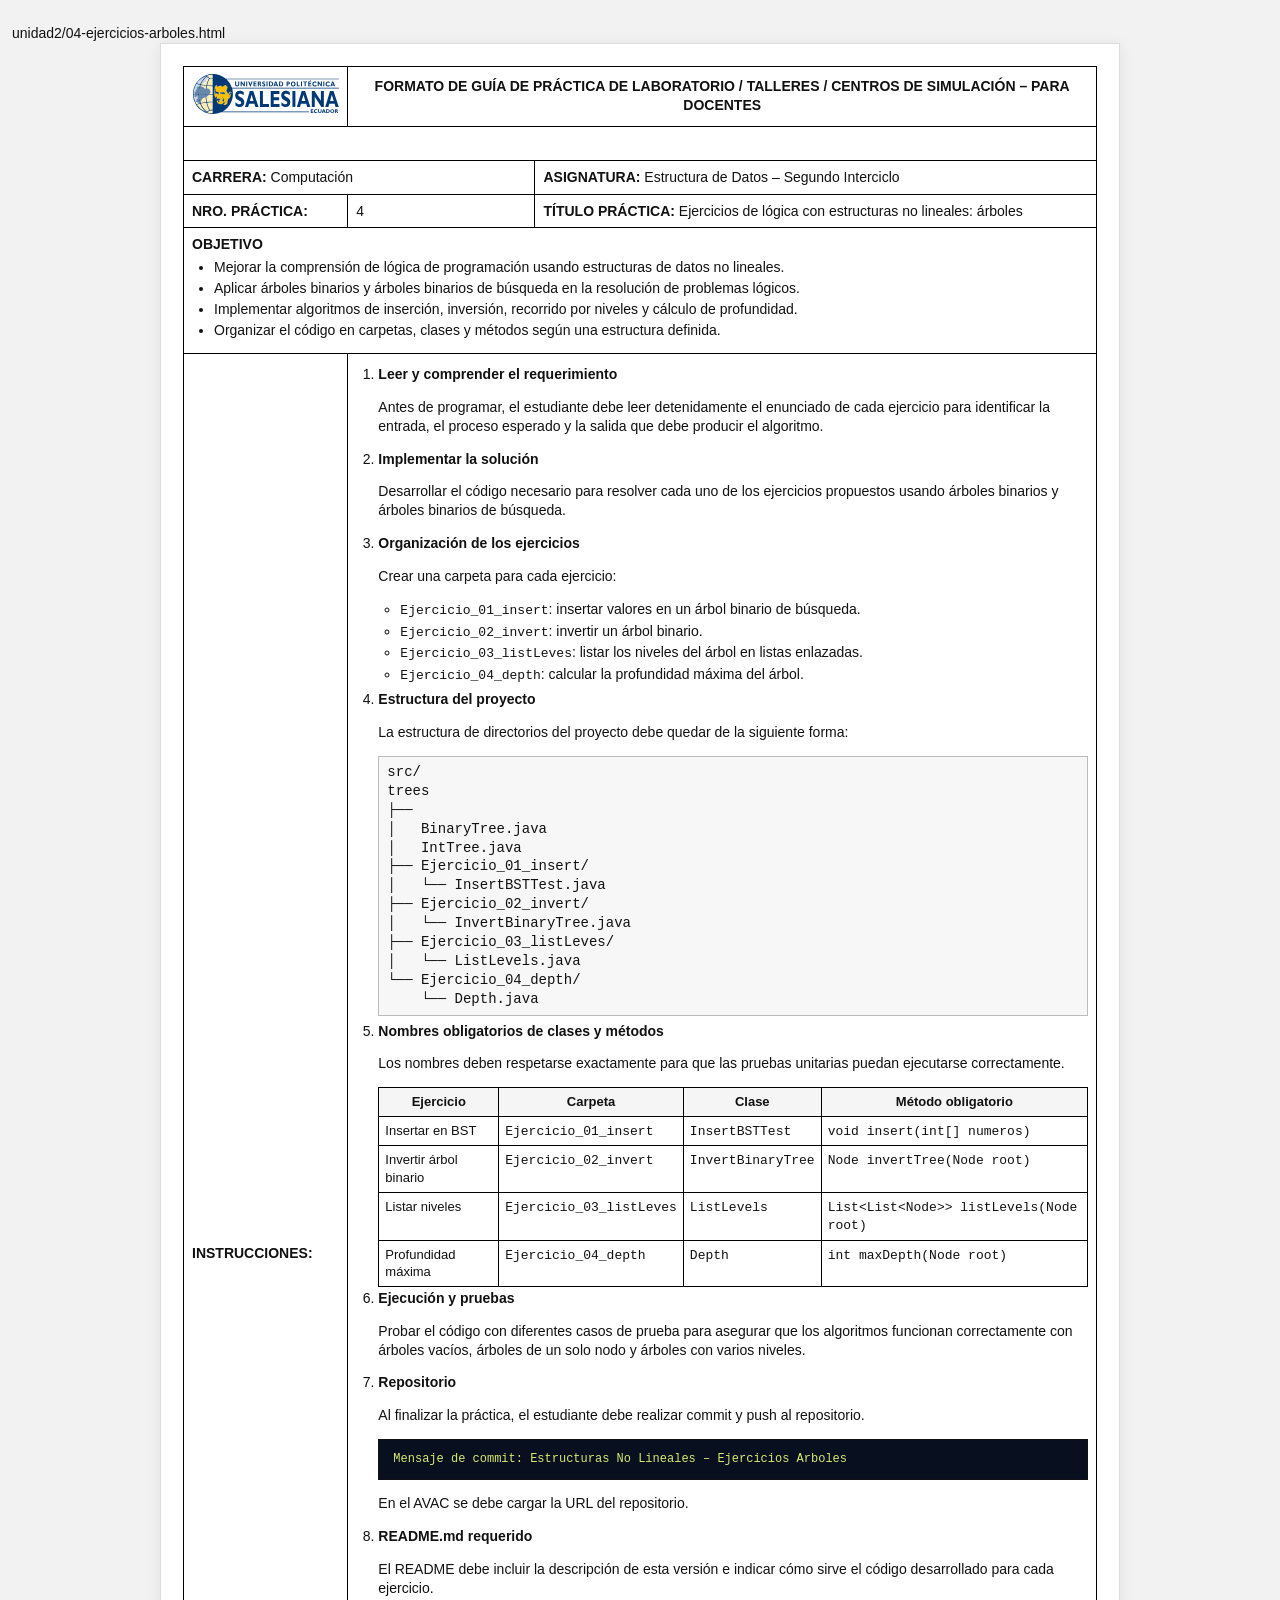
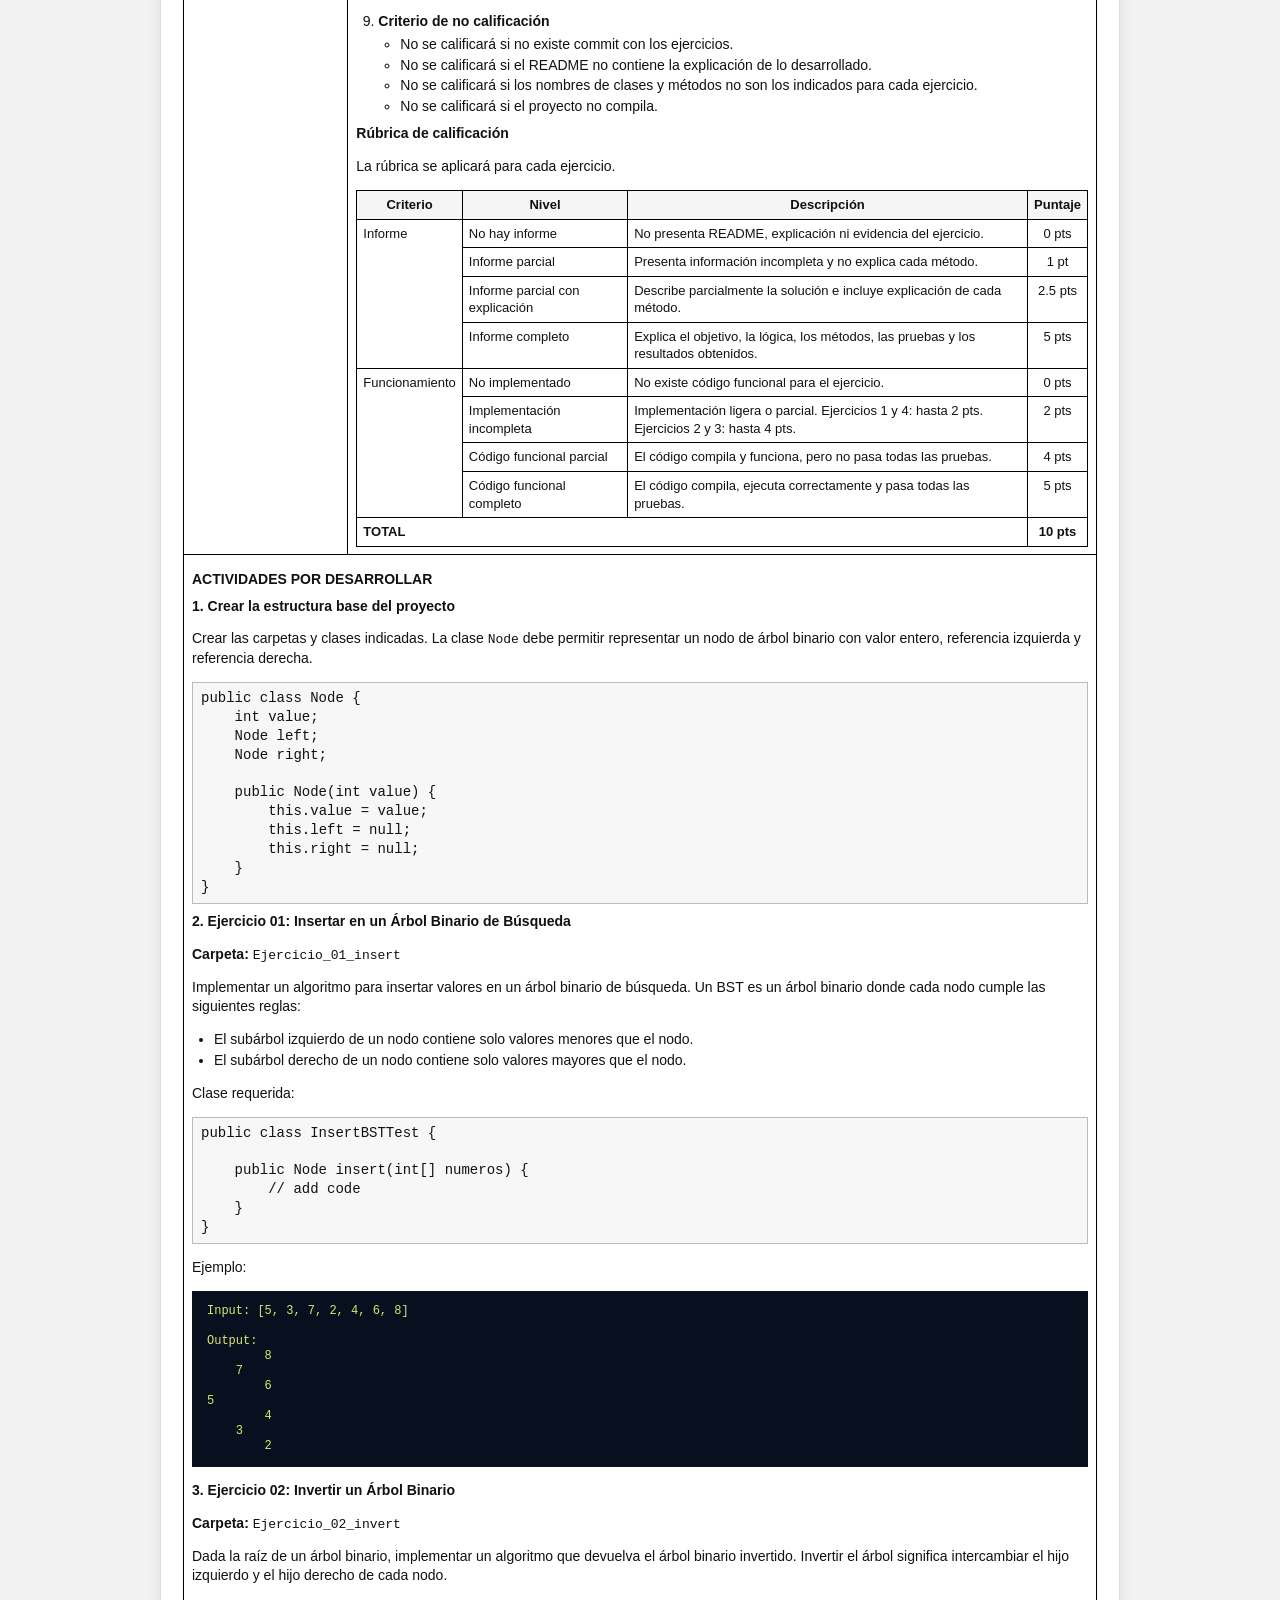
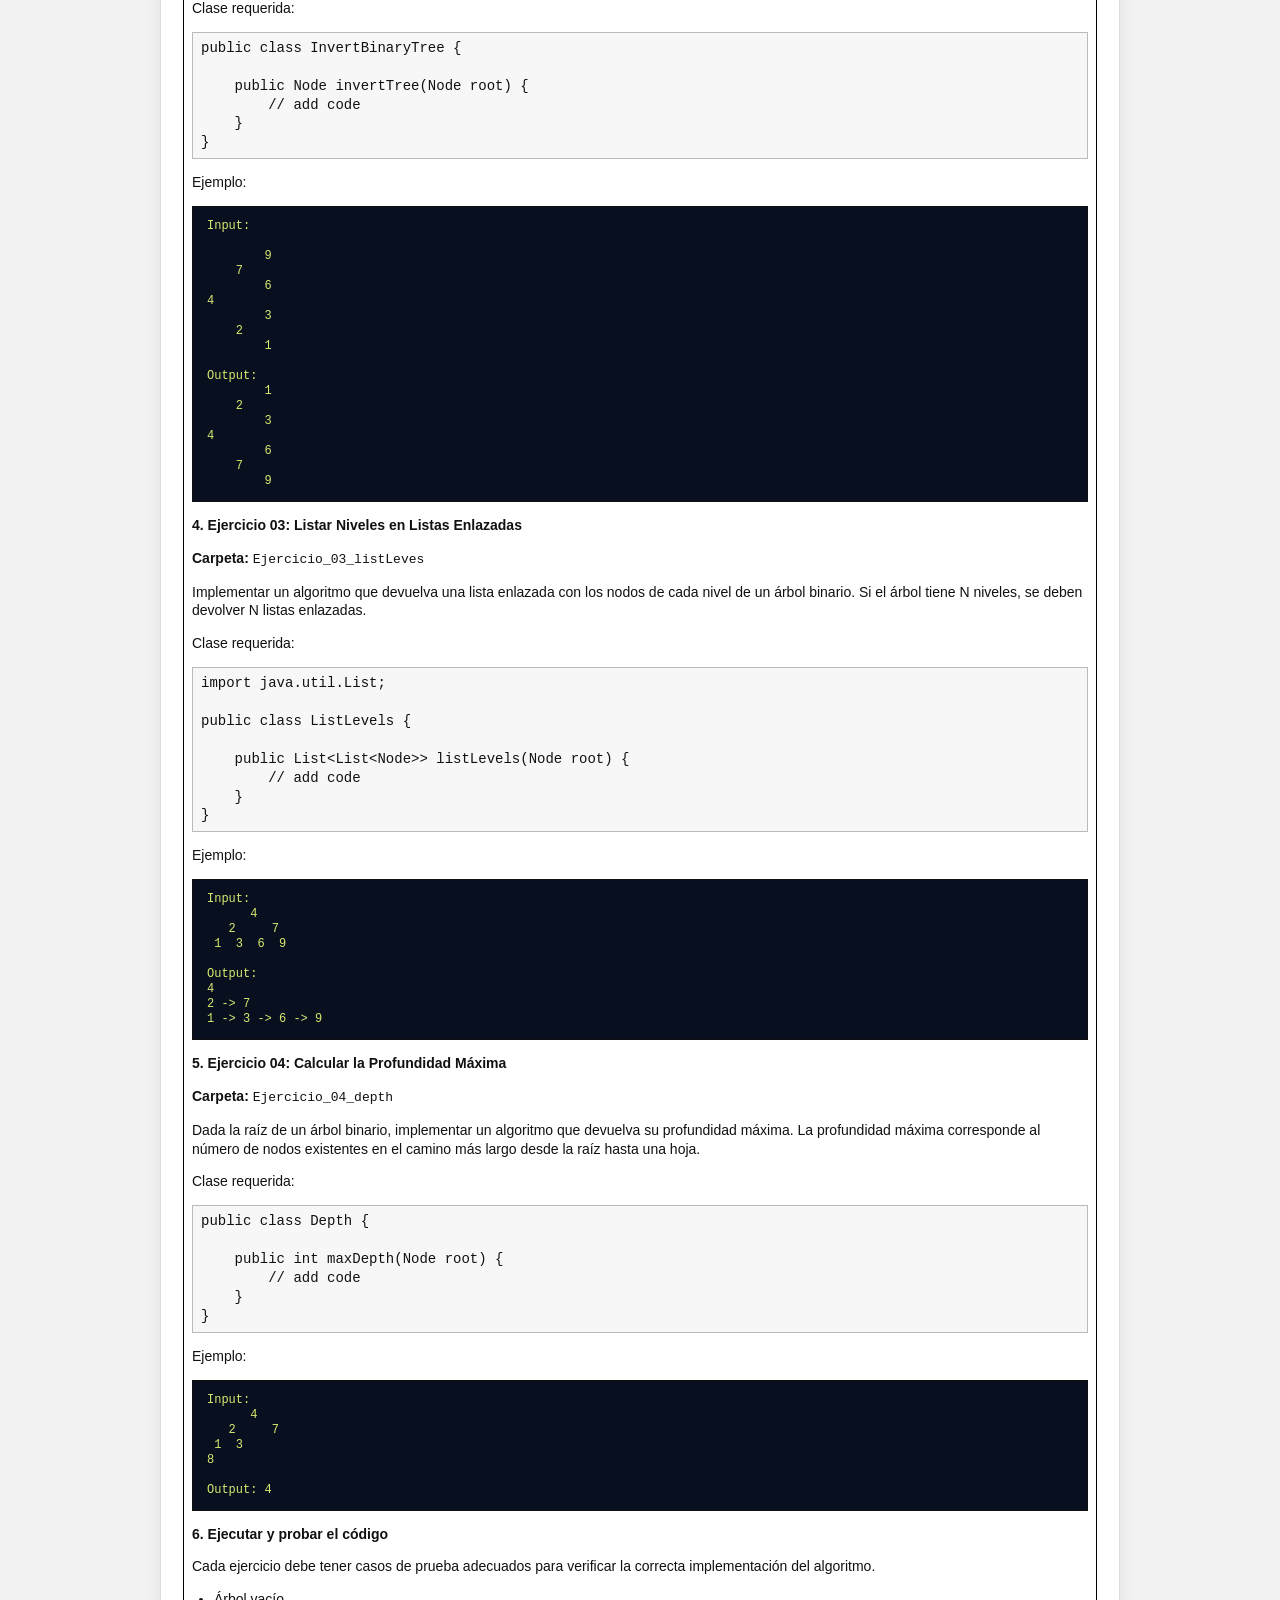
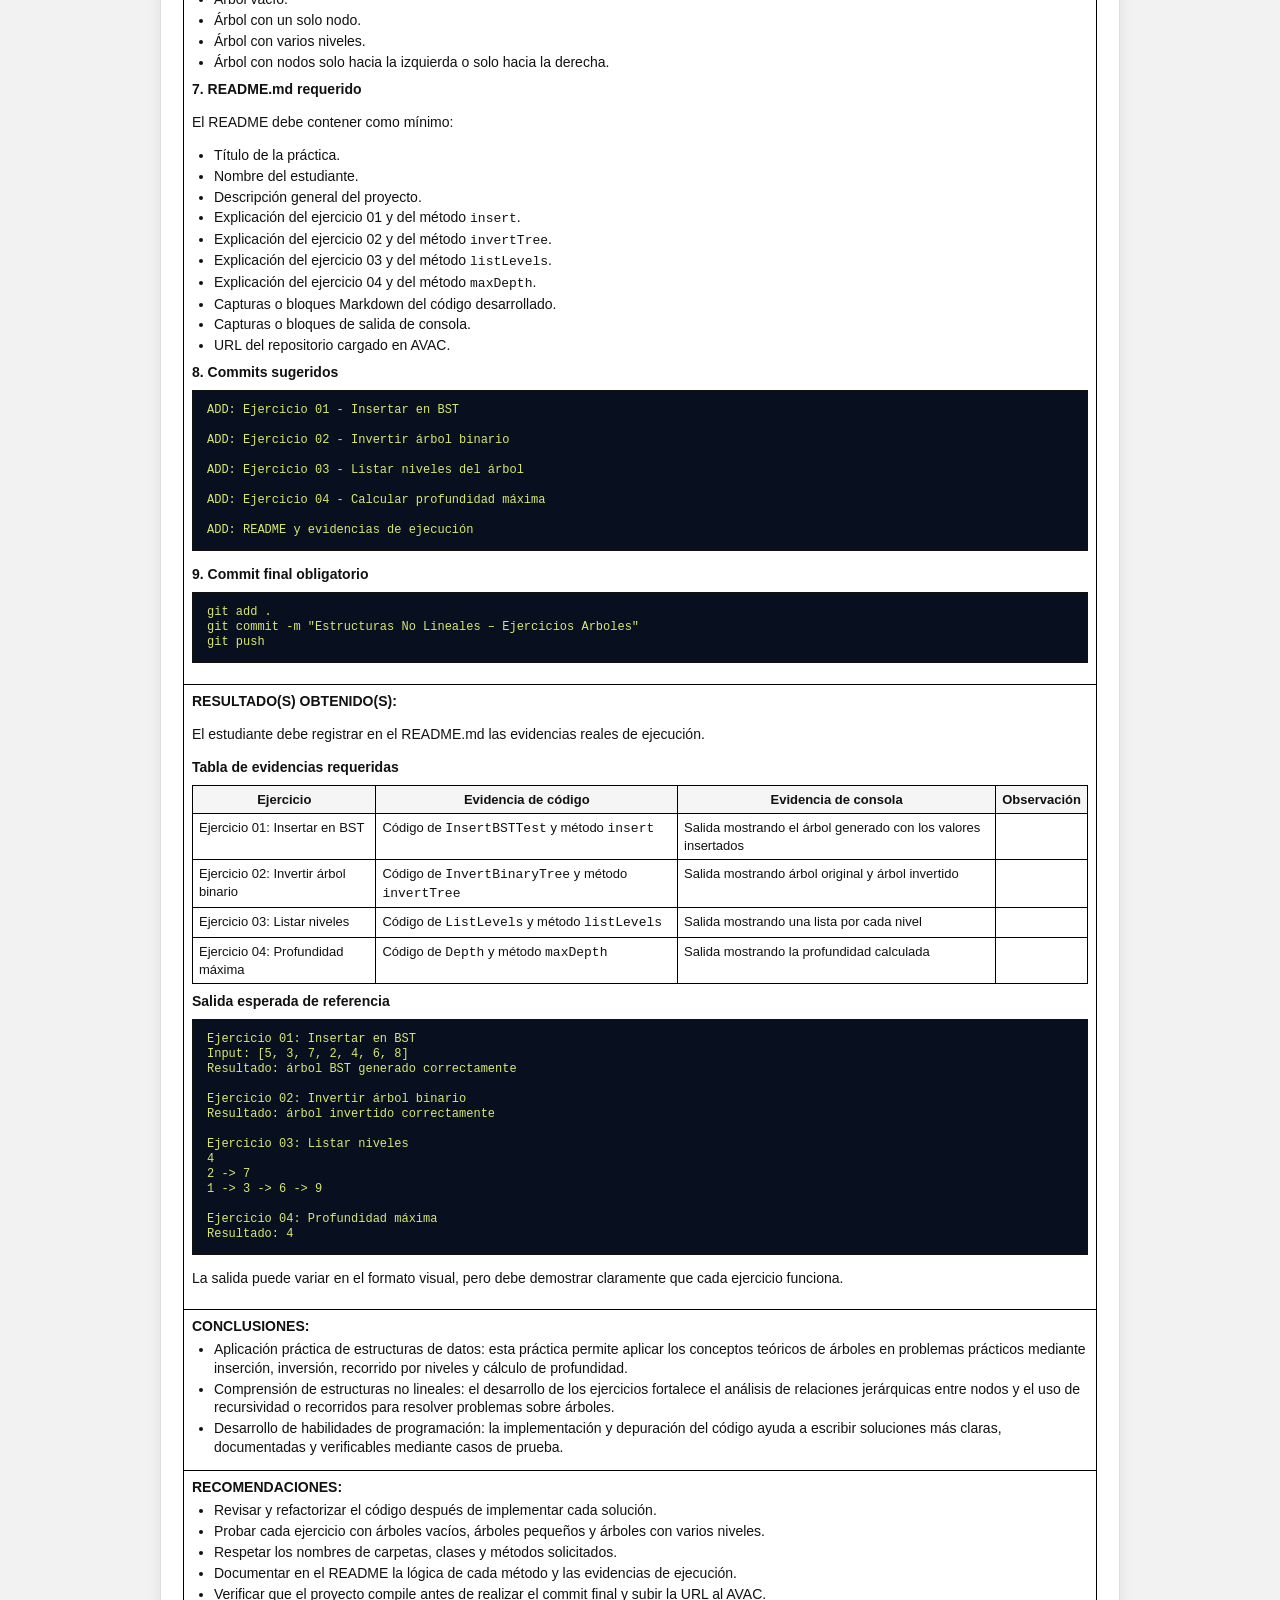
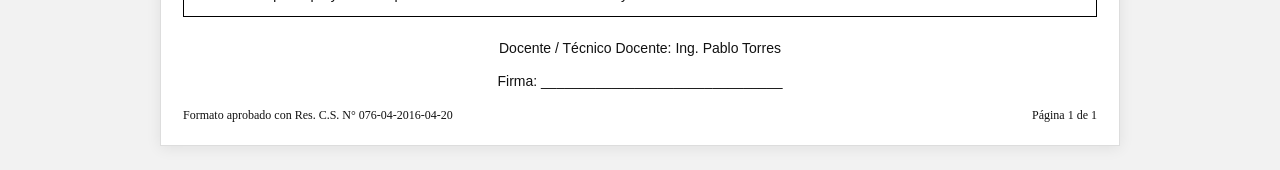
<file: unidad2/04-ejercicios-arboles-vclases.html>
<!DOCTYPE html>
<html lang="es">

<head>
    <meta charset="UTF-8" />
    <meta
        name="viewport"
        content="width=device-width, initial-scale=1.0"
    />
    <title>Guía de práctica - Estructuras no lineales con árboles</title>

    <link
        rel="stylesheet"
        href="../css/styles.css"
    >
</head>

<body>unidad2/04-ejercicios-arboles.html
    <main
        class="page"
        id="practice-content"
    >
        <table class="guide-table">
            <tr>
                <td class="logo-cell">
                    <img
                        src="../assets/ups-svg-plain.svg"
                        alt="Logo UPS"
                        class="logo-img"
                    >
                </td>
                <td
                    colspan="4"
                    class="title-cell"
                >
                    FORMATO DE GUÍA DE PRÁCTICA DE LABORATORIO / TALLERES / CENTROS DE SIMULACIÓN – PARA DOCENTES
                </td>
            </tr>

            <tr>
                <td colspan="5">&nbsp;</td>
            </tr>

            <tr>
                <td colspan="2"><strong>CARRERA:</strong> Computación</td>
                <td colspan="3"><strong>ASIGNATURA:</strong> Estructura de Datos – Segundo Interciclo</td>
            </tr>

            <tr>
                <td><strong>NRO. PRÁCTICA:</strong></td>
                <td>4</td>
                <td colspan="3">
                    <strong>TÍTULO PRÁCTICA:</strong> Ejercicios de lógica con estructuras no lineales: árboles
                </td>
            </tr>

            <tr>
                <td colspan="5">
                    <strong>OBJETIVO</strong>
                    <ul>
                        <li>Mejorar la comprensión de lógica de programación usando estructuras de datos no lineales.
                        </li>
                        <li>Aplicar árboles binarios y árboles binarios de búsqueda en la resolución de problemas
                            lógicos.</li>
                        <li>Implementar algoritmos de inserción, inversión, recorrido por niveles y cálculo de
                            profundidad.</li>
                        <li>Organizar el código en carpetas, clases y métodos según una estructura definida.</li>
                    </ul>
                </td>
            </tr>

            <tr>
                <td class="section-label">INSTRUCCIONES:</td>
                <td
                    colspan="4"
                    class="section-content"
                >
                    <ol>
                        <li>
                            <strong>Leer y comprender el requerimiento</strong>
                            <p>Antes de programar, el estudiante debe leer detenidamente el enunciado de cada ejercicio
                                para identificar la entrada, el proceso esperado y la salida que debe producir el
                                algoritmo.</p>
                        </li>

                        <li>
                            <strong>Implementar la solución</strong>
                            <p>Desarrollar el código necesario para resolver cada uno de los ejercicios propuestos
                                usando árboles binarios y árboles binarios de búsqueda.</p>
                        </li>

                        <li>
                            <strong>Organización de los ejercicios</strong>
                            <p>Crear una carpeta para cada ejercicio:</p>
                            <ul>
                                <li><code>Ejercicio_01_insert</code>: insertar valores en un árbol binario de búsqueda.
                                </li>
                                <li><code>Ejercicio_02_invert</code>: invertir un árbol binario.</li>
                                <li><code>Ejercicio_03_listLeves</code>: listar los niveles del árbol en listas
                                    enlazadas.</li>
                                <li><code>Ejercicio_04_depth</code>: calcular la profundidad máxima del árbol.</li>
                            </ul>
                        </li>

                        <li>
                            <strong>Estructura del proyecto</strong>
                            <p>La estructura de directorios del proyecto debe quedar de la siguiente forma:</p>

                            <pre class="code-line">src/
trees
├──
│   BinaryTree.java
│   IntTree.java
├── Ejercicio_01_insert/
│   └── InsertBSTTest.java
├── Ejercicio_02_invert/
│   └── InvertBinaryTree.java
├── Ejercicio_03_listLeves/
│   └── ListLevels.java
└── Ejercicio_04_depth/
    └── Depth.java</pre>
                        </li>

                        <li>
                            <strong>Nombres obligatorios de clases y métodos</strong>
                            <p>Los nombres deben respetarse exactamente para que las pruebas unitarias puedan ejecutarse
                                correctamente.</p>

                            <table class="rubric">
                                <thead>
                                    <tr>
                                        <th>Ejercicio</th>
                                        <th>Carpeta</th>
                                        <th>Clase</th>
                                        <th>Método obligatorio</th>
                                    </tr>
                                </thead>
                                <tbody>
                                    <tr>
                                        <td>Insertar en BST</td>
                                        <td><code>Ejercicio_01_insert</code></td>
                                        <td><code>InsertBSTTest</code></td>
                                        <td><code>void insert(int[] numeros)</code></td>
                                    </tr>
                                    <tr>
                                        <td>Invertir árbol binario</td>
                                        <td><code>Ejercicio_02_invert</code></td>
                                        <td><code>InvertBinaryTree</code></td>
                                        <td><code>Node invertTree(Node root)</code></td>
                                    </tr>
                                    <tr>
                                        <td>Listar niveles</td>
                                        <td><code>Ejercicio_03_listLeves</code></td>
                                        <td><code>ListLevels</code></td>
                                        <td><code>List&lt;List&lt;Node&gt;&gt; listLevels(Node root)</code></td>
                                    </tr>
                                    <tr>
                                        <td>Profundidad máxima</td>
                                        <td><code>Ejercicio_04_depth</code></td>
                                        <td><code>Depth</code></td>
                                        <td><code>int maxDepth(Node root)</code></td>
                                    </tr>
                                </tbody>
                            </table>
                        </li>

                        <li>
                            <strong>Ejecución y pruebas</strong>
                            <p>Probar el código con diferentes casos de prueba para asegurar que los algoritmos
                                funcionan correctamente con árboles vacíos, árboles de un solo nodo y árboles con varios
                                niveles.</p>
                        </li>

                        <li>
                            <strong>Repositorio</strong>
                            <p>Al finalizar la práctica, el estudiante debe realizar commit y push al repositorio.</p>

                            <pre class="console">Mensaje de commit: Estructuras No Lineales – Ejercicios Arboles</pre>

                            <p>En el AVAC se debe cargar la URL del repositorio.</p>
                        </li>

                        <li>
                            <strong>README.md requerido</strong>
                            <p>El README debe incluir la descripción de esta versión e indicar cómo sirve el código
                                desarrollado para cada ejercicio.</p>
                        </li>

                        <li>
                            <strong>Criterio de no calificación</strong>
                            <ul>
                                <li>No se calificará si no existe commit con los ejercicios.</li>
                                <li>No se calificará si el README no contiene la explicación de lo desarrollado.</li>
                                <li>No se calificará si los nombres de clases y métodos no son los indicados para cada
                                    ejercicio.</li>
                                <li>No se calificará si el proyecto no compila.</li>
                            </ul>
                        </li>
                    </ol>

                    <h3>Rúbrica de calificación</h3>
                    <p>La rúbrica se aplicará para cada ejercicio.</p>

                    <table class="rubric">
                        <thead>
                            <tr>
                                <th>Criterio</th>
                                <th>Nivel</th>
                                <th>Descripción</th>
                                <th>Puntaje</th>
                            </tr>
                        </thead>
                        <tbody>
                            <tr>
                                <td rowspan="4">Informe</td>
                                <td>No hay informe</td>
                                <td>No presenta README, explicación ni evidencia del ejercicio.</td>
                                <td class="center">0 pts</td>
                            </tr>
                            <tr>
                                <td>Informe parcial</td>
                                <td>Presenta información incompleta y no explica cada método.</td>
                                <td class="center">1 pt</td>
                            </tr>
                            <tr>
                                <td>Informe parcial con explicación</td>
                                <td>Describe parcialmente la solución e incluye explicación de cada método.</td>
                                <td class="center">2.5 pts</td>
                            </tr>
                            <tr>
                                <td>Informe completo</td>
                                <td>Explica el objetivo, la lógica, los métodos, las pruebas y los resultados obtenidos.
                                </td>
                                <td class="center">5 pts</td>
                            </tr>
                            <tr>
                                <td rowspan="4">Funcionamiento</td>
                                <td>No implementado</td>
                                <td>No existe código funcional para el ejercicio.</td>
                                <td class="center">0 pts</td>
                            </tr>
                            <tr>
                                <td>Implementación incompleta</td>
                                <td>Implementación ligera o parcial. Ejercicios 1 y 4: hasta 2 pts. Ejercicios 2 y 3:
                                    hasta 4 pts.</td>
                                <td class="center">2 pts</td>
                            </tr>
                            <tr>
                                <td>Código funcional parcial</td>
                                <td>El código compila y funciona, pero no pasa todas las pruebas.</td>
                                <td class="center">4 pts</td>
                            </tr>
                            <tr>
                                <td>Código funcional completo</td>
                                <td>El código compila, ejecuta correctamente y pasa todas las pruebas.</td>
                                <td class="center">5 pts</td>
                            </tr>
                            <tr class="subtotal">
                                <td colspan="3">TOTAL</td>
                                <td class="center">10 pts</td>
                            </tr>
                        </tbody>
                    </table>
                </td>
            </tr>

            <tr>
                <td colspan="5">
                    <h3>ACTIVIDADES POR DESARROLLAR</h3>

                    <h4>1. Crear la estructura base del proyecto</h4>
                    <p>Crear las carpetas y clases indicadas. La clase <code>Node</code> debe permitir representar un
                        nodo de árbol binario con valor entero, referencia izquierda y referencia derecha.</p>

                    <pre class="code-line">public class Node {
    int value;
    Node left;
    Node right;

    public Node(int value) {
        this.value = value;
        this.left = null;
        this.right = null;
    }
}</pre>

                    <h4>2. Ejercicio 01: Insertar en un Árbol Binario de Búsqueda</h4>
                    <p><strong>Carpeta:</strong> <code>Ejercicio_01_insert</code></p>
                    <p>Implementar un algoritmo para insertar valores en un árbol binario de búsqueda. Un BST es un
                        árbol binario donde cada nodo cumple las siguientes reglas:</p>
                    <ul>
                        <li>El subárbol izquierdo de un nodo contiene solo valores menores que el nodo.</li>
                        <li>El subárbol derecho de un nodo contiene solo valores mayores que el nodo.</li>
                    </ul>

                    <p>Clase requerida:</p>

                    <pre class="code-line">public class InsertBSTTest {

    public Node insert(int[] numeros) {
        // add code
    }
}</pre>

                    <p>Ejemplo:</p>

                    <pre class="console">Input: [5, 3, 7, 2, 4, 6, 8]

Output:
        8
    7
        6
5
        4
    3
        2</pre>

                    <h4>3. Ejercicio 02: Invertir un Árbol Binario</h4>
                    <p><strong>Carpeta:</strong> <code>Ejercicio_02_invert</code></p>
                    <p>Dada la raíz de un árbol binario, implementar un algoritmo que devuelva el árbol binario
                        invertido. Invertir el árbol significa intercambiar el hijo izquierdo y el hijo derecho de cada
                        nodo.</p>

                    <p>Clase requerida:</p>

                    <pre class="code-line">public class InvertBinaryTree {

    public Node invertTree(Node root) {
        // add code
    }
}</pre>

                    <p>Ejemplo:</p>

                    <pre class="console">Input:

        9
    7
        6
4
        3
    2
        1

Output:
        1
    2
        3
4
        6
    7
        9</pre>

                    <h4>4. Ejercicio 03: Listar Niveles en Listas Enlazadas</h4>
                    <p><strong>Carpeta:</strong> <code>Ejercicio_03_listLeves</code></p>
                    <p>Implementar un algoritmo que devuelva una lista enlazada con los nodos de cada nivel de un árbol
                        binario. Si el árbol tiene N niveles, se deben devolver N listas enlazadas.</p>

                    <p>Clase requerida:</p>

                    <pre class="code-line">import java.util.List;

public class ListLevels {

    public List&lt;List&lt;Node&gt;&gt; listLevels(Node root) {
        // add code
    }
}</pre>

                    <p>Ejemplo:</p>

                    <pre class="console">Input:
      4
   2     7
 1  3  6  9

Output:
4
2 -> 7
1 -> 3 -> 6 -> 9</pre>

                    <h4>5. Ejercicio 04: Calcular la Profundidad Máxima</h4>
                    <p><strong>Carpeta:</strong> <code>Ejercicio_04_depth</code></p>
                    <p>Dada la raíz de un árbol binario, implementar un algoritmo que devuelva su profundidad máxima. La
                        profundidad máxima corresponde al número de nodos existentes en el camino más largo desde la
                        raíz hasta una hoja.</p>

                    <p>Clase requerida:</p>

                    <pre class="code-line">public class Depth {

    public int maxDepth(Node root) {
        // add code
    }
}</pre>

                    <p>Ejemplo:</p>

                    <pre class="console">Input:
      4
   2     7
 1  3
8

Output: 4</pre>

                    <h4>6. Ejecutar y probar el código</h4>
                    <p>Cada ejercicio debe tener casos de prueba adecuados para verificar la correcta implementación del
                        algoritmo.</p>
                    <ul>
                        <li>Árbol vacío.</li>
                        <li>Árbol con un solo nodo.</li>
                        <li>Árbol con varios niveles.</li>
                        <li>Árbol con nodos solo hacia la izquierda o solo hacia la derecha.</li>
                    </ul>

                    <h4>7. README.md requerido</h4>
                    <p>El README debe contener como mínimo:</p>
                    <ul>
                        <li>Título de la práctica.</li>
                        <li>Nombre del estudiante.</li>
                        <li>Descripción general del proyecto.</li>
                        <li>Explicación del ejercicio 01 y del método <code>insert</code>.</li>
                        <li>Explicación del ejercicio 02 y del método <code>invertTree</code>.</li>
                        <li>Explicación del ejercicio 03 y del método <code>listLevels</code>.</li>
                        <li>Explicación del ejercicio 04 y del método <code>maxDepth</code>.</li>
                        <li>Capturas o bloques Markdown del código desarrollado.</li>
                        <li>Capturas o bloques de salida de consola.</li>
                        <li>URL del repositorio cargado en AVAC.</li>
                    </ul>

                    <h4>8. Commits sugeridos</h4>

                    <pre class="console">ADD: Ejercicio 01 - Insertar en BST

ADD: Ejercicio 02 - Invertir árbol binario

ADD: Ejercicio 03 - Listar niveles del árbol

ADD: Ejercicio 04 - Calcular profundidad máxima

ADD: README y evidencias de ejecución</pre>

                    <h4>9. Commit final obligatorio</h4>

                    <pre class="console">git add .
git commit -m "Estructuras No Lineales – Ejercicios Arboles"
git push</pre>
                </td>
            </tr>

            <tr>
                <td colspan="5">
                    <strong>RESULTADO(S) OBTENIDO(S):</strong>

                    <p>El estudiante debe registrar en el README.md las evidencias reales de ejecución.</p>

                    <h4>Tabla de evidencias requeridas</h4>

                    <table class="rubric">
                        <thead>
                            <tr>
                                <th>Ejercicio</th>
                                <th>Evidencia de código</th>
                                <th>Evidencia de consola</th>
                                <th>Observación</th>
                            </tr>
                        </thead>
                        <tbody>
                            <tr>
                                <td>Ejercicio 01: Insertar en BST</td>
                                <td>Código de <code>InsertBSTTest</code> y método <code>insert</code></td>
                                <td>Salida mostrando el árbol generado con los valores insertados</td>
                                <td></td>
                            </tr>
                            <tr>
                                <td>Ejercicio 02: Invertir árbol binario</td>
                                <td>Código de <code>InvertBinaryTree</code> y método <code>invertTree</code></td>
                                <td>Salida mostrando árbol original y árbol invertido</td>
                                <td></td>
                            </tr>
                            <tr>
                                <td>Ejercicio 03: Listar niveles</td>
                                <td>Código de <code>ListLevels</code> y método <code>listLevels</code></td>
                                <td>Salida mostrando una lista por cada nivel</td>
                                <td></td>
                            </tr>
                            <tr>
                                <td>Ejercicio 04: Profundidad máxima</td>
                                <td>Código de <code>Depth</code> y método <code>maxDepth</code></td>
                                <td>Salida mostrando la profundidad calculada</td>
                                <td></td>
                            </tr>
                        </tbody>
                    </table>

                    <h4>Salida esperada de referencia</h4>

                    <pre class="console">Ejercicio 01: Insertar en BST
Input: [5, 3, 7, 2, 4, 6, 8]
Resultado: árbol BST generado correctamente

Ejercicio 02: Invertir árbol binario
Resultado: árbol invertido correctamente

Ejercicio 03: Listar niveles
4
2 -> 7
1 -> 3 -> 6 -> 9

Ejercicio 04: Profundidad máxima
Resultado: 4</pre>

                    <p>La salida puede variar en el formato visual, pero debe demostrar claramente que cada ejercicio
                        funciona.</p>
                </td>
            </tr>

            <tr>
                <td colspan="5">
                    <strong>CONCLUSIONES:</strong>
                    <ul>
                        <li>Aplicación práctica de estructuras de datos: esta práctica permite aplicar los conceptos
                            teóricos de árboles en problemas prácticos mediante inserción, inversión, recorrido por
                            niveles y cálculo de profundidad.</li>
                        <li>Comprensión de estructuras no lineales: el desarrollo de los ejercicios fortalece el
                            análisis de relaciones jerárquicas entre nodos y el uso de recursividad o recorridos para
                            resolver problemas sobre árboles.</li>
                        <li>Desarrollo de habilidades de programación: la implementación y depuración del código ayuda a
                            escribir soluciones más claras, documentadas y verificables mediante casos de prueba.</li>
                    </ul>
                </td>
            </tr>

            <tr>
                <td colspan="5">
                    <strong>RECOMENDACIONES:</strong>
                    <ul>
                        <li>Revisar y refactorizar el código después de implementar cada solución.</li>
                        <li>Probar cada ejercicio con árboles vacíos, árboles pequeños y árboles con varios niveles.
                        </li>
                        <li>Respetar los nombres de carpetas, clases y métodos solicitados.</li>
                        <li>Documentar en el README la lógica de cada método y las evidencias de ejecución.</li>
                        <li>Verificar que el proyecto compile antes de realizar el commit final y subir la URL al AVAC.
                        </li>
                    </ul>
                </td>
            </tr>
        </table>

        <div style="text-align: center; margin: 0 auto;">
            <p class="signature">
                Docente / Técnico Docente: Ing. Pablo Torres
            </p>
            <p>
                Firma: _______________________________
            </p>
        </div>

        <div class="footer">
            <span>Formato aprobado con Res. C.S. N° 076-04-2016-04-20</span>
            <span>Página 1 de 1</span>
        </div>
    </main>

    <script src="../js/protection.js"></script>
</body>

</html>
</file>
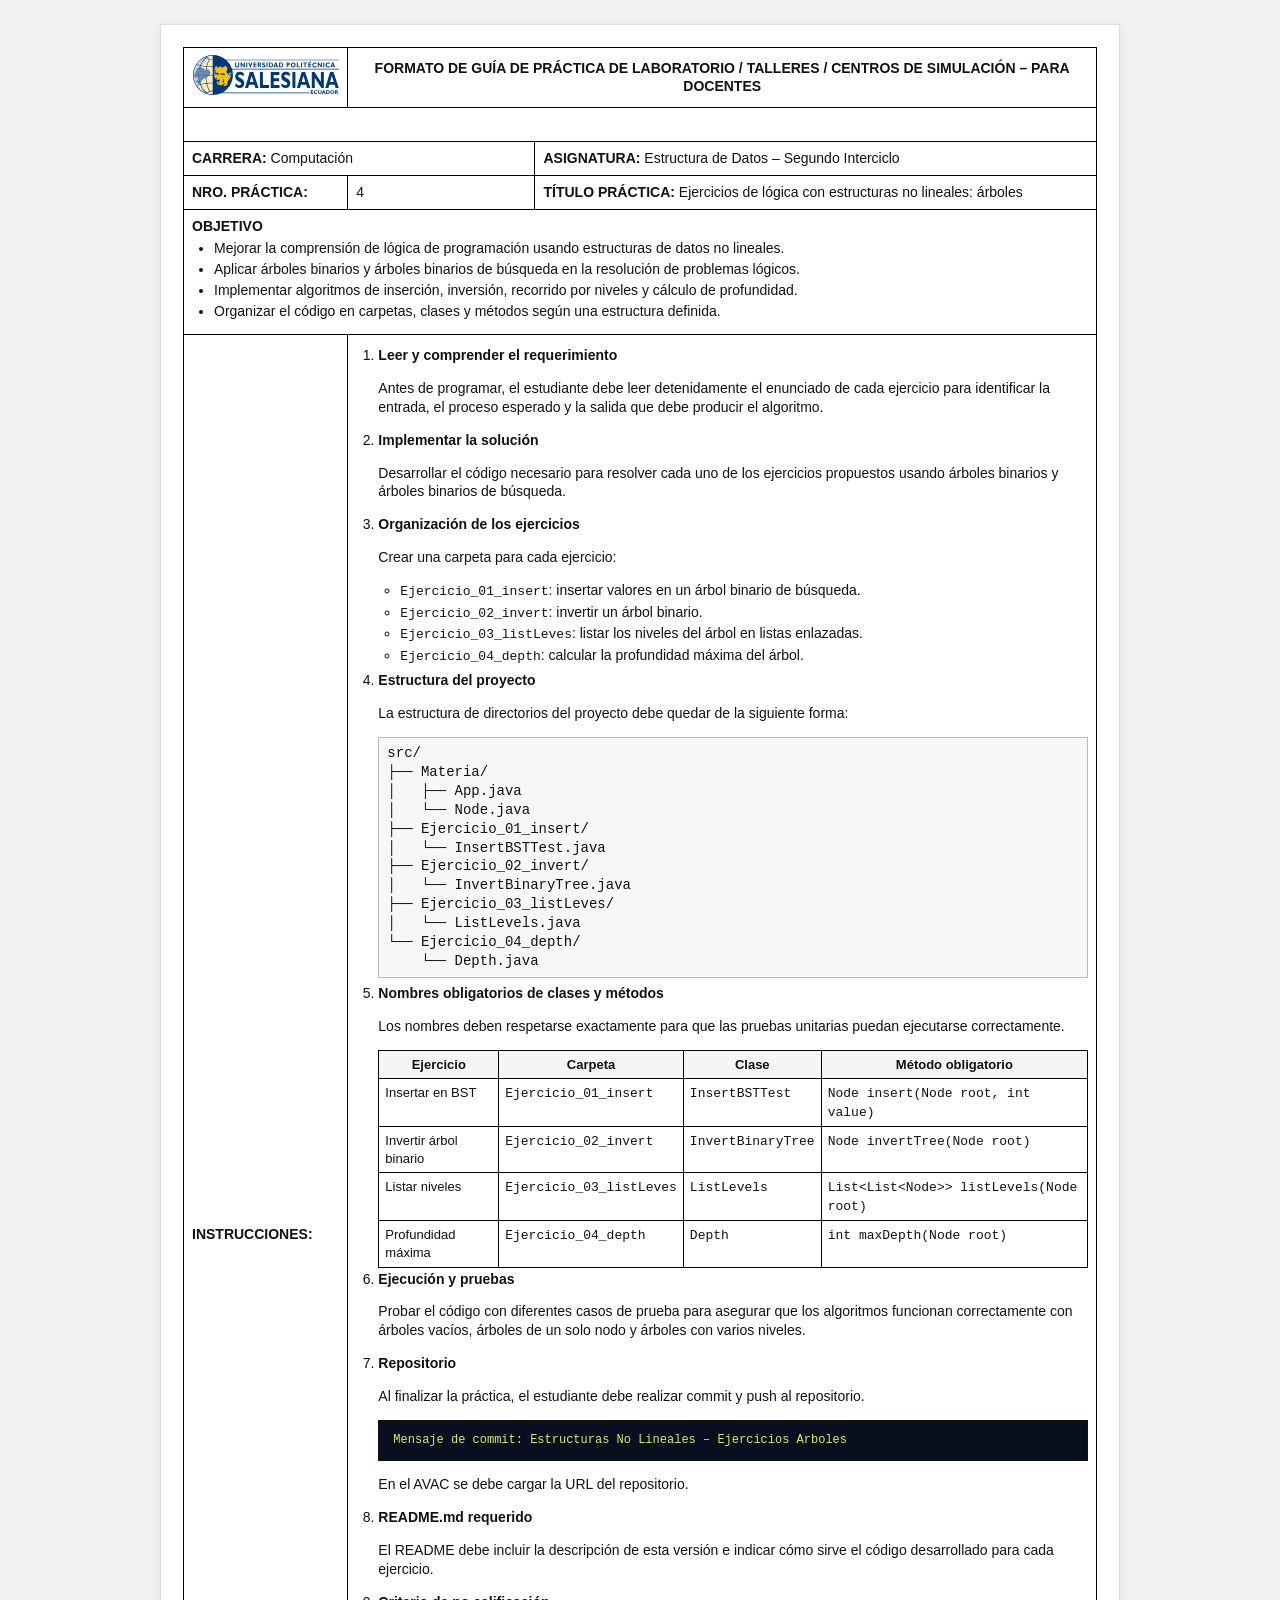
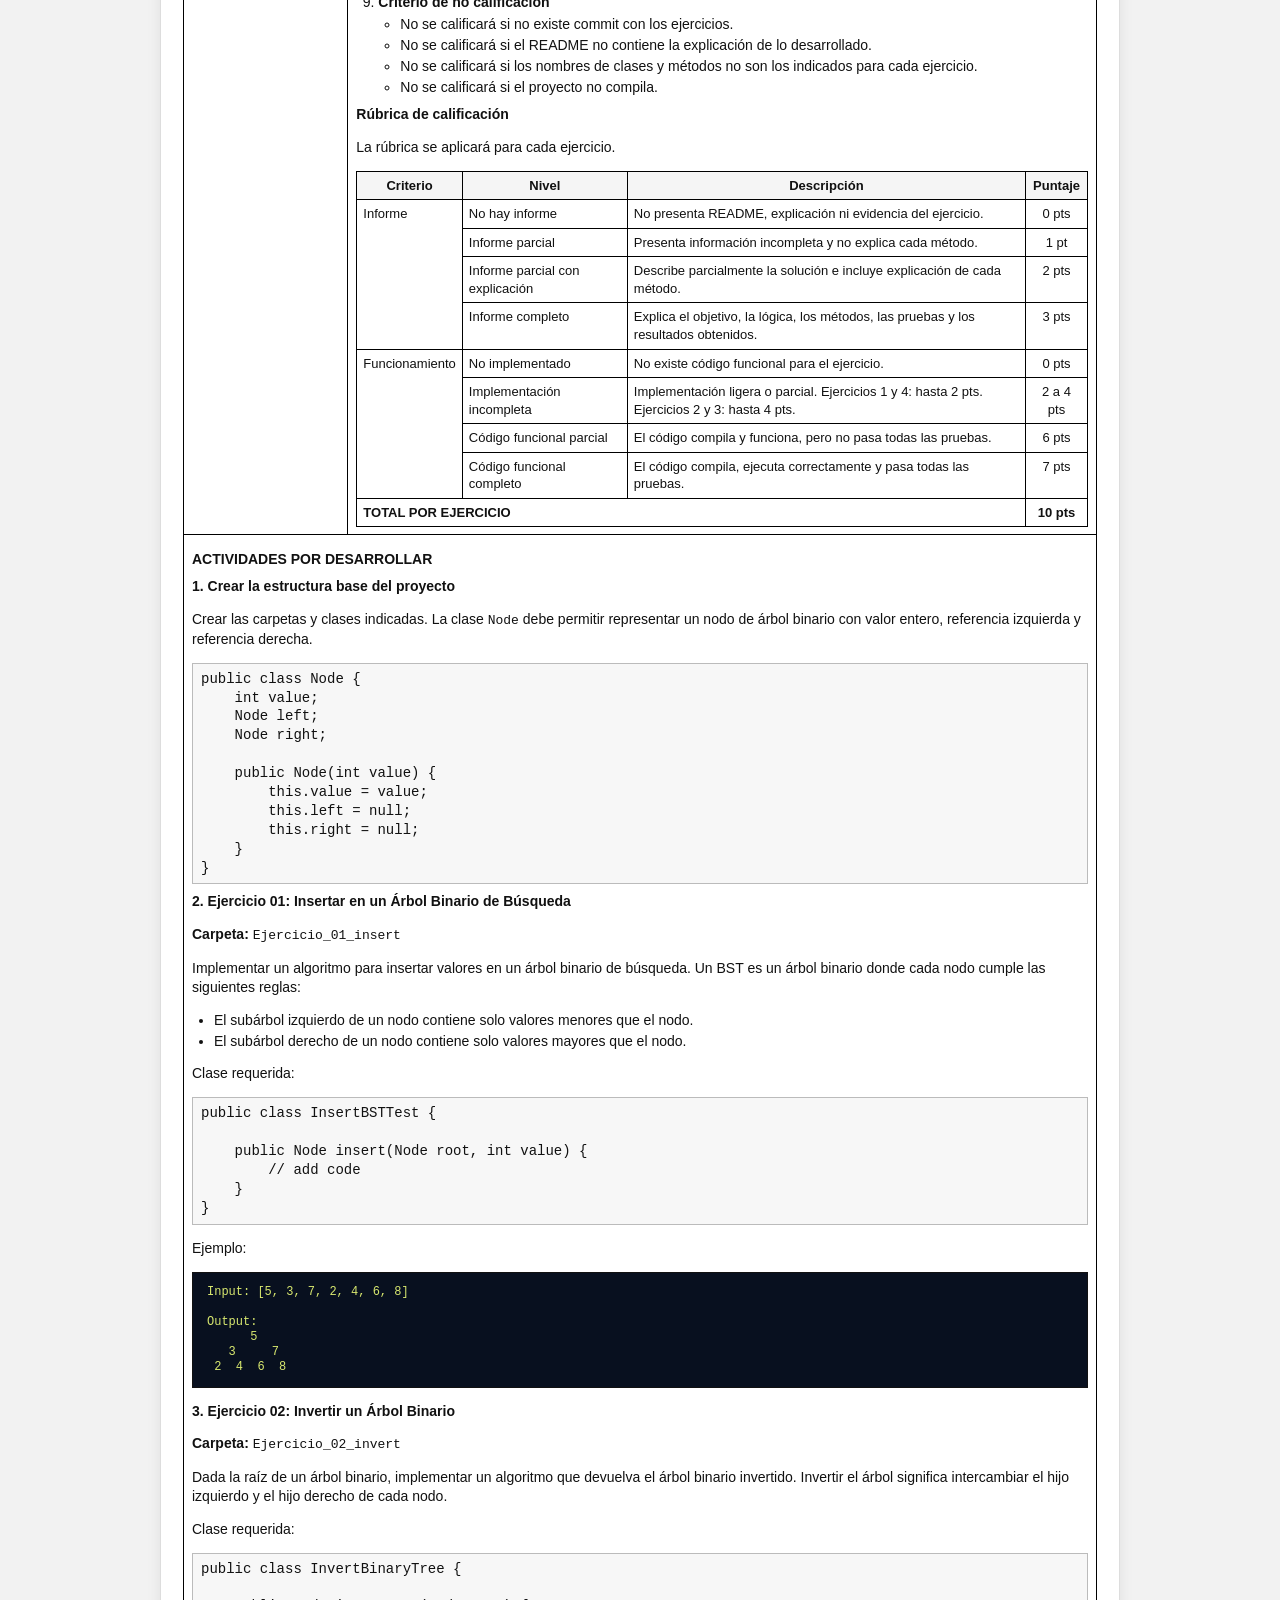
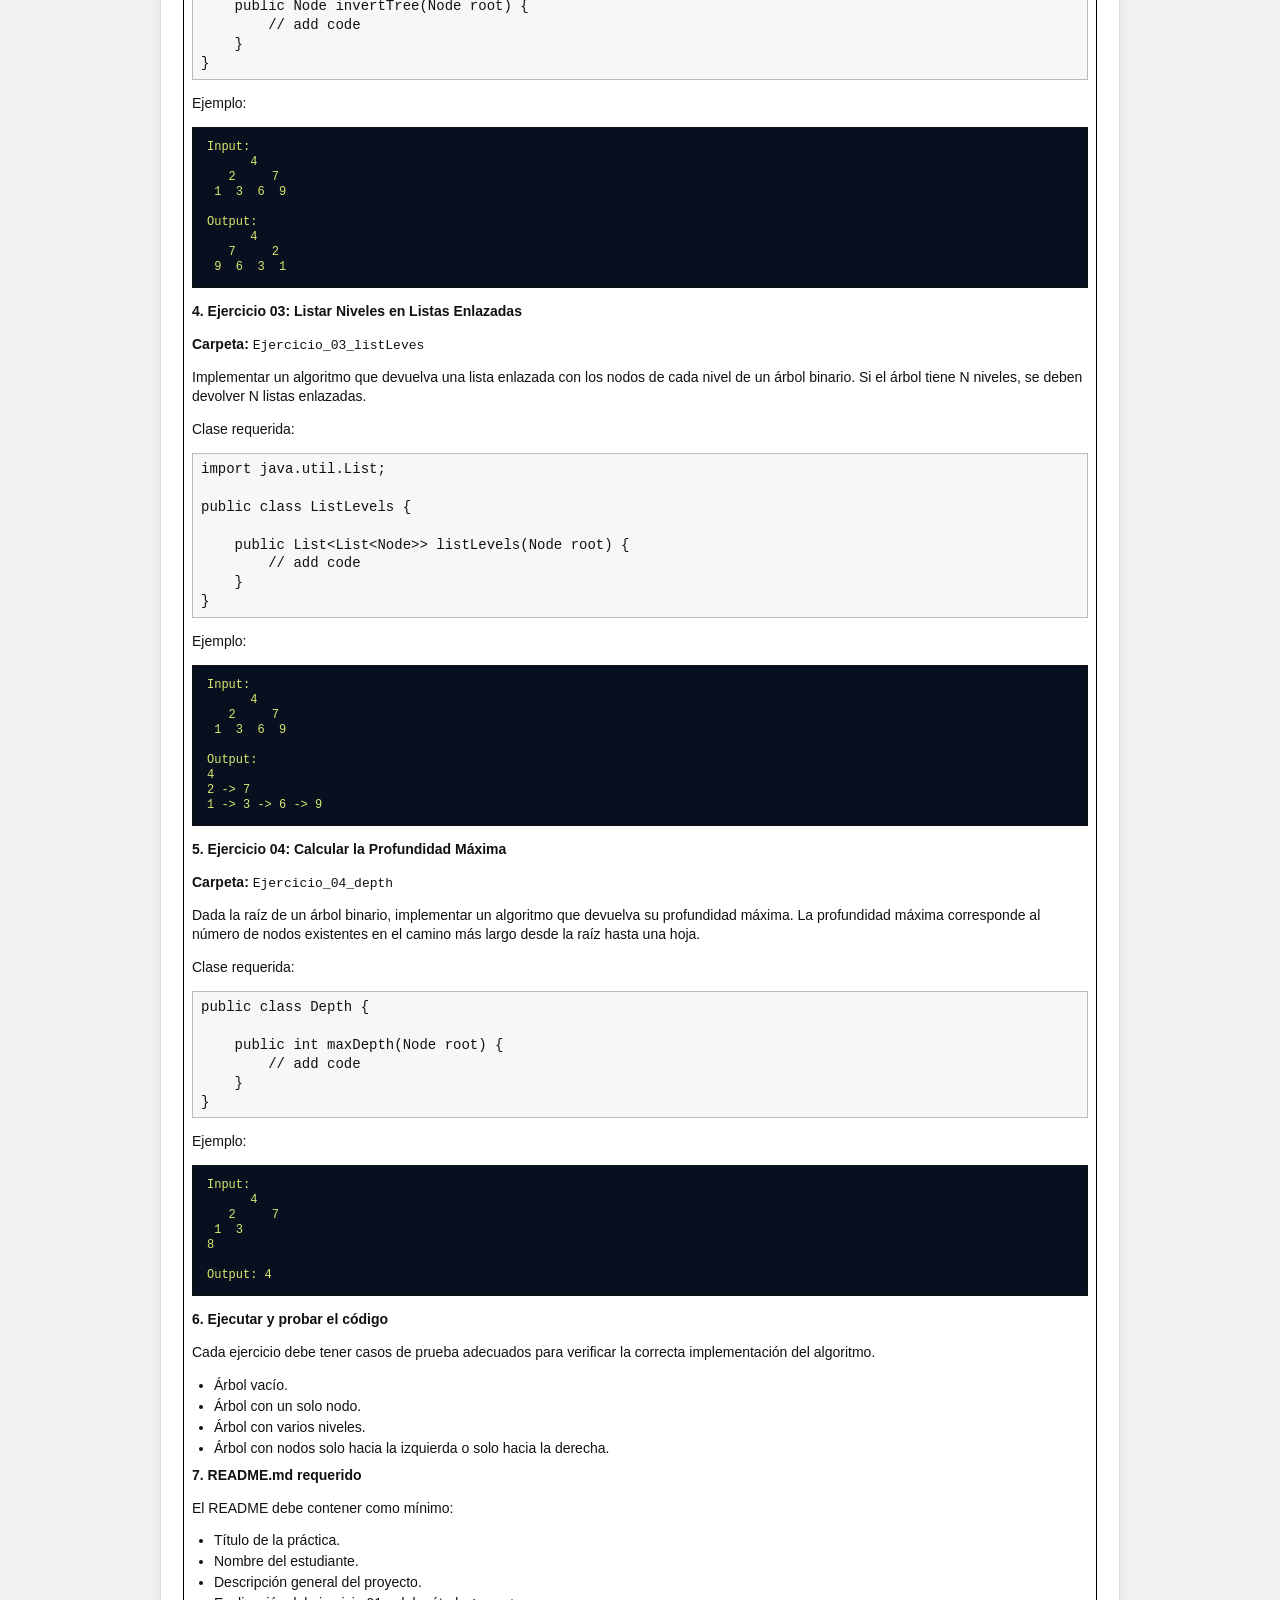
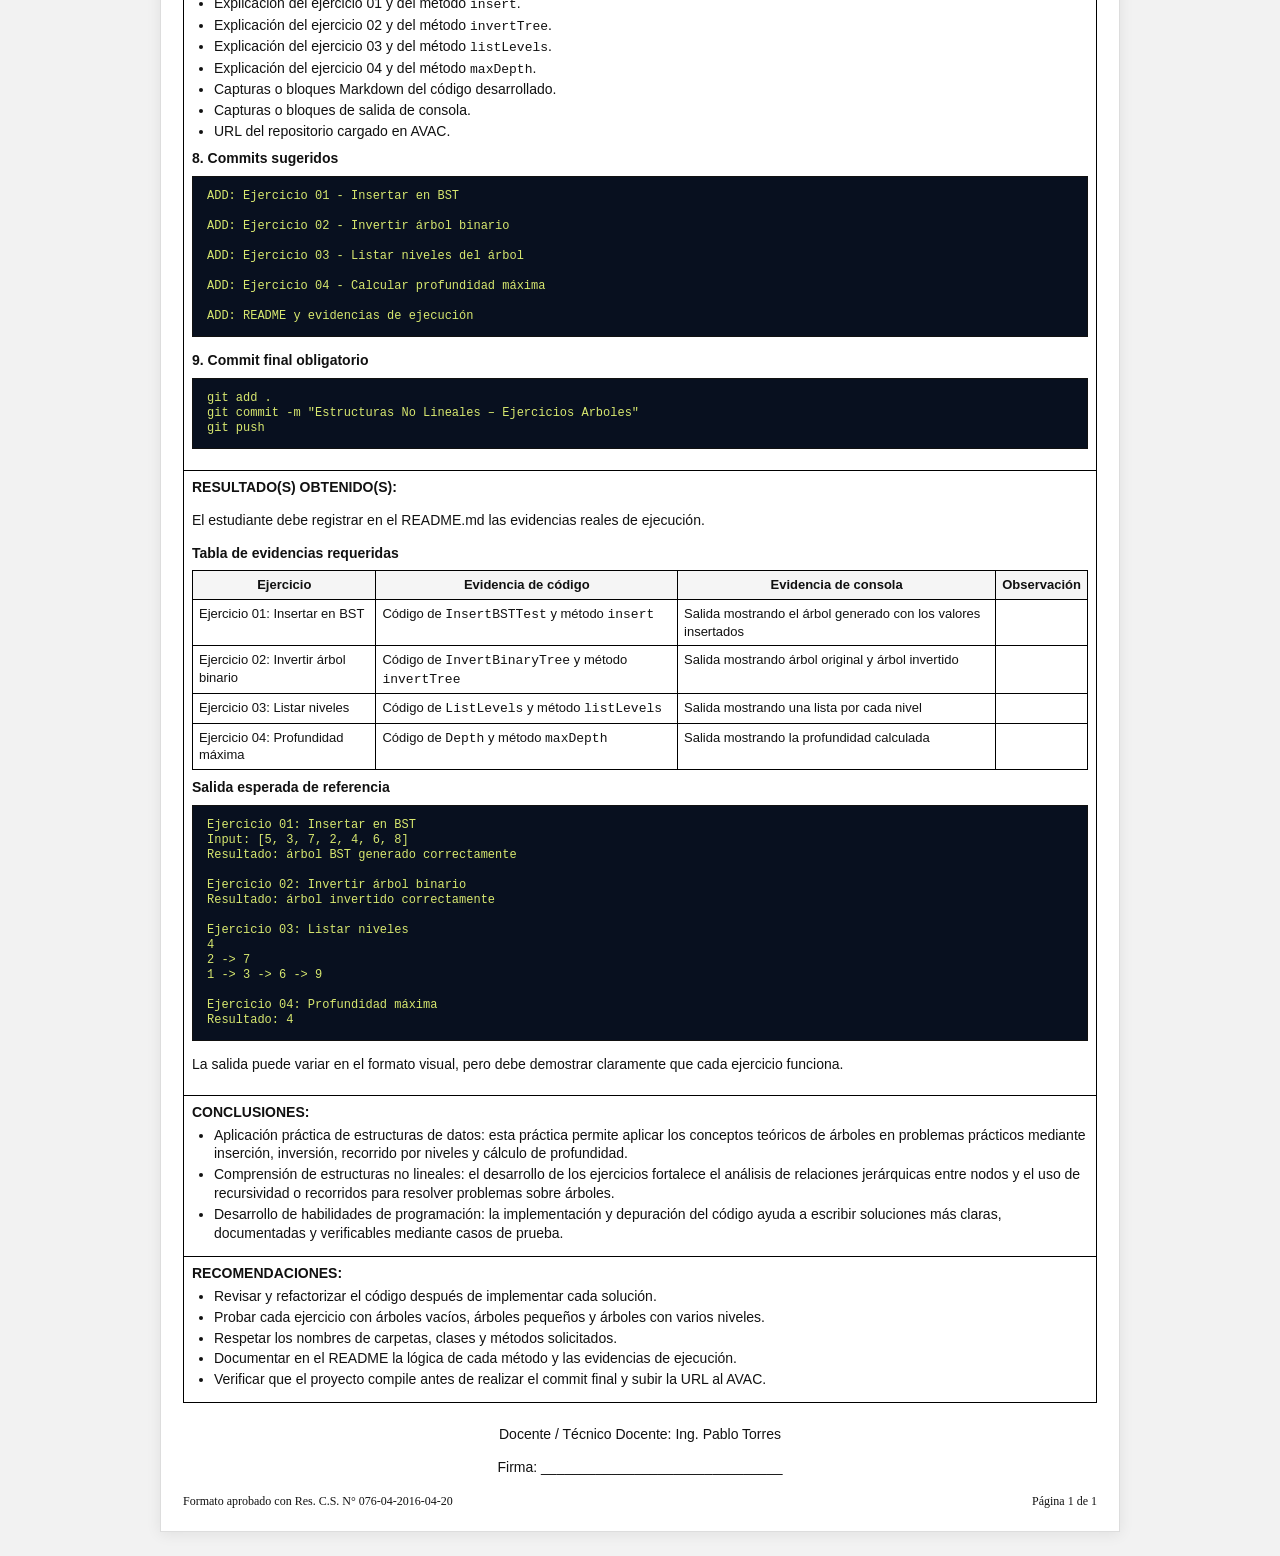
<file: unidad2/04-ejercicios-arboles.html>
<!DOCTYPE html>
<html lang="es">

<head>
    <meta charset="UTF-8" />
    <meta
        name="viewport"
        content="width=device-width, initial-scale=1.0"
    />
    <title>Guía de práctica - Estructuras no lineales con árboles</title>

    <link
        rel="stylesheet"
        href="../css/styles.css"
    >
</head>

<body>
    <main
        class="page"
        id="practice-content"
    >
        <table class="guide-table">
            <tr>
                <td class="logo-cell">
                    <img
                        src="../assets/ups-svg-plain.svg"
                        alt="Logo UPS"
                        class="logo-img"
                    >
                </td>
                <td
                    colspan="4"
                    class="title-cell"
                >
                    FORMATO DE GUÍA DE PRÁCTICA DE LABORATORIO / TALLERES / CENTROS DE SIMULACIÓN – PARA DOCENTES
                </td>
            </tr>

            <tr>
                <td colspan="5">&nbsp;</td>
            </tr>

            <tr>
                <td colspan="2"><strong>CARRERA:</strong> Computación</td>
                <td colspan="3"><strong>ASIGNATURA:</strong> Estructura de Datos – Segundo Interciclo</td>
            </tr>

            <tr>
                <td><strong>NRO. PRÁCTICA:</strong></td>
                <td>4</td>
                <td colspan="3">
                    <strong>TÍTULO PRÁCTICA:</strong> Ejercicios de lógica con estructuras no lineales: árboles
                </td>
            </tr>

            <tr>
                <td colspan="5">
                    <strong>OBJETIVO</strong>
                    <ul>
                        <li>Mejorar la comprensión de lógica de programación usando estructuras de datos no lineales.</li>
                        <li>Aplicar árboles binarios y árboles binarios de búsqueda en la resolución de problemas lógicos.</li>
                        <li>Implementar algoritmos de inserción, inversión, recorrido por niveles y cálculo de profundidad.</li>
                        <li>Organizar el código en carpetas, clases y métodos según una estructura definida.</li>
                    </ul>
                </td>
            </tr>

            <tr>
                <td class="section-label">INSTRUCCIONES:</td>
                <td
                    colspan="4"
                    class="section-content"
                >
                    <ol>
                        <li>
                            <strong>Leer y comprender el requerimiento</strong>
                            <p>Antes de programar, el estudiante debe leer detenidamente el enunciado de cada ejercicio para identificar la entrada, el proceso esperado y la salida que debe producir el algoritmo.</p>
                        </li>

                        <li>
                            <strong>Implementar la solución</strong>
                            <p>Desarrollar el código necesario para resolver cada uno de los ejercicios propuestos usando árboles binarios y árboles binarios de búsqueda.</p>
                        </li>

                        <li>
                            <strong>Organización de los ejercicios</strong>
                            <p>Crear una carpeta para cada ejercicio:</p>
                            <ul>
                                <li><code>Ejercicio_01_insert</code>: insertar valores en un árbol binario de búsqueda.</li>
                                <li><code>Ejercicio_02_invert</code>: invertir un árbol binario.</li>
                                <li><code>Ejercicio_03_listLeves</code>: listar los niveles del árbol en listas enlazadas.</li>
                                <li><code>Ejercicio_04_depth</code>: calcular la profundidad máxima del árbol.</li>
                            </ul>
                        </li>

                        <li>
                            <strong>Estructura del proyecto</strong>
                            <p>La estructura de directorios del proyecto debe quedar de la siguiente forma:</p>

                            <pre class="code-line">src/
├── Materia/
│   ├── App.java
│   └── Node.java
├── Ejercicio_01_insert/
│   └── InsertBSTTest.java
├── Ejercicio_02_invert/
│   └── InvertBinaryTree.java
├── Ejercicio_03_listLeves/
│   └── ListLevels.java
└── Ejercicio_04_depth/
    └── Depth.java</pre>
                        </li>

                        <li>
                            <strong>Nombres obligatorios de clases y métodos</strong>
                            <p>Los nombres deben respetarse exactamente para que las pruebas unitarias puedan ejecutarse correctamente.</p>

                            <table class="rubric">
                                <thead>
                                    <tr>
                                        <th>Ejercicio</th>
                                        <th>Carpeta</th>
                                        <th>Clase</th>
                                        <th>Método obligatorio</th>
                                    </tr>
                                </thead>
                                <tbody>
                                    <tr>
                                        <td>Insertar en BST</td>
                                        <td><code>Ejercicio_01_insert</code></td>
                                        <td><code>InsertBSTTest</code></td>
                                        <td><code>Node insert(Node root, int value)</code></td>
                                    </tr>
                                    <tr>
                                        <td>Invertir árbol binario</td>
                                        <td><code>Ejercicio_02_invert</code></td>
                                        <td><code>InvertBinaryTree</code></td>
                                        <td><code>Node invertTree(Node root)</code></td>
                                    </tr>
                                    <tr>
                                        <td>Listar niveles</td>
                                        <td><code>Ejercicio_03_listLeves</code></td>
                                        <td><code>ListLevels</code></td>
                                        <td><code>List&lt;List&lt;Node&gt;&gt; listLevels(Node root)</code></td>
                                    </tr>
                                    <tr>
                                        <td>Profundidad máxima</td>
                                        <td><code>Ejercicio_04_depth</code></td>
                                        <td><code>Depth</code></td>
                                        <td><code>int maxDepth(Node root)</code></td>
                                    </tr>
                                </tbody>
                            </table>
                        </li>

                        <li>
                            <strong>Ejecución y pruebas</strong>
                            <p>Probar el código con diferentes casos de prueba para asegurar que los algoritmos funcionan correctamente con árboles vacíos, árboles de un solo nodo y árboles con varios niveles.</p>
                        </li>

                        <li>
                            <strong>Repositorio</strong>
                            <p>Al finalizar la práctica, el estudiante debe realizar commit y push al repositorio.</p>

                            <pre class="console">Mensaje de commit: Estructuras No Lineales – Ejercicios Arboles</pre>

                            <p>En el AVAC se debe cargar la URL del repositorio.</p>
                        </li>

                        <li>
                            <strong>README.md requerido</strong>
                            <p>El README debe incluir la descripción de esta versión e indicar cómo sirve el código desarrollado para cada ejercicio.</p>
                        </li>

                        <li>
                            <strong>Criterio de no calificación</strong>
                            <ul>
                                <li>No se calificará si no existe commit con los ejercicios.</li>
                                <li>No se calificará si el README no contiene la explicación de lo desarrollado.</li>
                                <li>No se calificará si los nombres de clases y métodos no son los indicados para cada ejercicio.</li>
                                <li>No se calificará si el proyecto no compila.</li>
                            </ul>
                        </li>
                    </ol>

                    <h3>Rúbrica de calificación</h3>
                    <p>La rúbrica se aplicará para cada ejercicio.</p>

                    <table class="rubric">
                        <thead>
                            <tr>
                                <th>Criterio</th>
                                <th>Nivel</th>
                                <th>Descripción</th>
                                <th>Puntaje</th>
                            </tr>
                        </thead>
                        <tbody>
                            <tr>
                                <td rowspan="4">Informe</td>
                                <td>No hay informe</td>
                                <td>No presenta README, explicación ni evidencia del ejercicio.</td>
                                <td class="center">0 pts</td>
                            </tr>
                            <tr>
                                <td>Informe parcial</td>
                                <td>Presenta información incompleta y no explica cada método.</td>
                                <td class="center">1 pt</td>
                            </tr>
                            <tr>
                                <td>Informe parcial con explicación</td>
                                <td>Describe parcialmente la solución e incluye explicación de cada método.</td>
                                <td class="center">2 pts</td>
                            </tr>
                            <tr>
                                <td>Informe completo</td>
                                <td>Explica el objetivo, la lógica, los métodos, las pruebas y los resultados obtenidos.</td>
                                <td class="center">3 pts</td>
                            </tr>
                            <tr>
                                <td rowspan="4">Funcionamiento</td>
                                <td>No implementado</td>
                                <td>No existe código funcional para el ejercicio.</td>
                                <td class="center">0 pts</td>
                            </tr>
                            <tr>
                                <td>Implementación incompleta</td>
                                <td>Implementación ligera o parcial. Ejercicios 1 y 4: hasta 2 pts. Ejercicios 2 y 3: hasta 4 pts.</td>
                                <td class="center">2 a 4 pts</td>
                            </tr>
                            <tr>
                                <td>Código funcional parcial</td>
                                <td>El código compila y funciona, pero no pasa todas las pruebas.</td>
                                <td class="center">6 pts</td>
                            </tr>
                            <tr>
                                <td>Código funcional completo</td>
                                <td>El código compila, ejecuta correctamente y pasa todas las pruebas.</td>
                                <td class="center">7 pts</td>
                            </tr>
                            <tr class="subtotal">
                                <td colspan="3">TOTAL POR EJERCICIO</td>
                                <td class="center">10 pts</td>
                            </tr>
                        </tbody>
                    </table>
                </td>
            </tr>

            <tr>
                <td colspan="5">
                    <h3>ACTIVIDADES POR DESARROLLAR</h3>

                    <h4>1. Crear la estructura base del proyecto</h4>
                    <p>Crear las carpetas y clases indicadas. La clase <code>Node</code> debe permitir representar un nodo de árbol binario con valor entero, referencia izquierda y referencia derecha.</p>

                    <pre class="code-line">public class Node {
    int value;
    Node left;
    Node right;

    public Node(int value) {
        this.value = value;
        this.left = null;
        this.right = null;
    }
}</pre>

                    <h4>2. Ejercicio 01: Insertar en un Árbol Binario de Búsqueda</h4>
                    <p><strong>Carpeta:</strong> <code>Ejercicio_01_insert</code></p>
                    <p>Implementar un algoritmo para insertar valores en un árbol binario de búsqueda. Un BST es un árbol binario donde cada nodo cumple las siguientes reglas:</p>
                    <ul>
                        <li>El subárbol izquierdo de un nodo contiene solo valores menores que el nodo.</li>
                        <li>El subárbol derecho de un nodo contiene solo valores mayores que el nodo.</li>
                    </ul>

                    <p>Clase requerida:</p>

                    <pre class="code-line">public class InsertBSTTest {

    public Node insert(Node root, int value) {
        // add code
    }
}</pre>

                    <p>Ejemplo:</p>

                    <pre class="console">Input: [5, 3, 7, 2, 4, 6, 8]

Output:
      5
   3     7
 2  4  6  8</pre>

                    <h4>3. Ejercicio 02: Invertir un Árbol Binario</h4>
                    <p><strong>Carpeta:</strong> <code>Ejercicio_02_invert</code></p>
                    <p>Dada la raíz de un árbol binario, implementar un algoritmo que devuelva el árbol binario invertido. Invertir el árbol significa intercambiar el hijo izquierdo y el hijo derecho de cada nodo.</p>

                    <p>Clase requerida:</p>

                    <pre class="code-line">public class InvertBinaryTree {

    public Node invertTree(Node root) {
        // add code
    }
}</pre>

                    <p>Ejemplo:</p>

                    <pre class="console">Input:
      4
   2     7
 1  3  6  9

Output:
      4
   7     2
 9  6  3  1</pre>

                    <h4>4. Ejercicio 03: Listar Niveles en Listas Enlazadas</h4>
                    <p><strong>Carpeta:</strong> <code>Ejercicio_03_listLeves</code></p>
                    <p>Implementar un algoritmo que devuelva una lista enlazada con los nodos de cada nivel de un árbol binario. Si el árbol tiene N niveles, se deben devolver N listas enlazadas.</p>

                    <p>Clase requerida:</p>

                    <pre class="code-line">import java.util.List;

public class ListLevels {

    public List&lt;List&lt;Node&gt;&gt; listLevels(Node root) {
        // add code
    }
}</pre>

                    <p>Ejemplo:</p>

                    <pre class="console">Input:
      4
   2     7
 1  3  6  9

Output:
4
2 -> 7
1 -> 3 -> 6 -> 9</pre>

                    <h4>5. Ejercicio 04: Calcular la Profundidad Máxima</h4>
                    <p><strong>Carpeta:</strong> <code>Ejercicio_04_depth</code></p>
                    <p>Dada la raíz de un árbol binario, implementar un algoritmo que devuelva su profundidad máxima. La profundidad máxima corresponde al número de nodos existentes en el camino más largo desde la raíz hasta una hoja.</p>

                    <p>Clase requerida:</p>

                    <pre class="code-line">public class Depth {

    public int maxDepth(Node root) {
        // add code
    }
}</pre>

                    <p>Ejemplo:</p>

                    <pre class="console">Input:
      4
   2     7
 1  3
8

Output: 4</pre>

                    <h4>6. Ejecutar y probar el código</h4>
                    <p>Cada ejercicio debe tener casos de prueba adecuados para verificar la correcta implementación del algoritmo.</p>
                    <ul>
                        <li>Árbol vacío.</li>
                        <li>Árbol con un solo nodo.</li>
                        <li>Árbol con varios niveles.</li>
                        <li>Árbol con nodos solo hacia la izquierda o solo hacia la derecha.</li>
                    </ul>

                    <h4>7. README.md requerido</h4>
                    <p>El README debe contener como mínimo:</p>
                    <ul>
                        <li>Título de la práctica.</li>
                        <li>Nombre del estudiante.</li>
                        <li>Descripción general del proyecto.</li>
                        <li>Explicación del ejercicio 01 y del método <code>insert</code>.</li>
                        <li>Explicación del ejercicio 02 y del método <code>invertTree</code>.</li>
                        <li>Explicación del ejercicio 03 y del método <code>listLevels</code>.</li>
                        <li>Explicación del ejercicio 04 y del método <code>maxDepth</code>.</li>
                        <li>Capturas o bloques Markdown del código desarrollado.</li>
                        <li>Capturas o bloques de salida de consola.</li>
                        <li>URL del repositorio cargado en AVAC.</li>
                    </ul>

                    <h4>8. Commits sugeridos</h4>

                    <pre class="console">ADD: Ejercicio 01 - Insertar en BST

ADD: Ejercicio 02 - Invertir árbol binario

ADD: Ejercicio 03 - Listar niveles del árbol

ADD: Ejercicio 04 - Calcular profundidad máxima

ADD: README y evidencias de ejecución</pre>

                    <h4>9. Commit final obligatorio</h4>

                    <pre class="console">git add .
git commit -m "Estructuras No Lineales – Ejercicios Arboles"
git push</pre>
                </td>
            </tr>

            <tr>
                <td colspan="5">
                    <strong>RESULTADO(S) OBTENIDO(S):</strong>

                    <p>El estudiante debe registrar en el README.md las evidencias reales de ejecución.</p>

                    <h4>Tabla de evidencias requeridas</h4>

                    <table class="rubric">
                        <thead>
                            <tr>
                                <th>Ejercicio</th>
                                <th>Evidencia de código</th>
                                <th>Evidencia de consola</th>
                                <th>Observación</th>
                            </tr>
                        </thead>
                        <tbody>
                            <tr>
                                <td>Ejercicio 01: Insertar en BST</td>
                                <td>Código de <code>InsertBSTTest</code> y método <code>insert</code></td>
                                <td>Salida mostrando el árbol generado con los valores insertados</td>
                                <td></td>
                            </tr>
                            <tr>
                                <td>Ejercicio 02: Invertir árbol binario</td>
                                <td>Código de <code>InvertBinaryTree</code> y método <code>invertTree</code></td>
                                <td>Salida mostrando árbol original y árbol invertido</td>
                                <td></td>
                            </tr>
                            <tr>
                                <td>Ejercicio 03: Listar niveles</td>
                                <td>Código de <code>ListLevels</code> y método <code>listLevels</code></td>
                                <td>Salida mostrando una lista por cada nivel</td>
                                <td></td>
                            </tr>
                            <tr>
                                <td>Ejercicio 04: Profundidad máxima</td>
                                <td>Código de <code>Depth</code> y método <code>maxDepth</code></td>
                                <td>Salida mostrando la profundidad calculada</td>
                                <td></td>
                            </tr>
                        </tbody>
                    </table>

                    <h4>Salida esperada de referencia</h4>

                    <pre class="console">Ejercicio 01: Insertar en BST
Input: [5, 3, 7, 2, 4, 6, 8]
Resultado: árbol BST generado correctamente

Ejercicio 02: Invertir árbol binario
Resultado: árbol invertido correctamente

Ejercicio 03: Listar niveles
4
2 -> 7
1 -> 3 -> 6 -> 9

Ejercicio 04: Profundidad máxima
Resultado: 4</pre>

                    <p>La salida puede variar en el formato visual, pero debe demostrar claramente que cada ejercicio funciona.</p>
                </td>
            </tr>

            <tr>
                <td colspan="5">
                    <strong>CONCLUSIONES:</strong>
                    <ul>
                        <li>Aplicación práctica de estructuras de datos: esta práctica permite aplicar los conceptos teóricos de árboles en problemas prácticos mediante inserción, inversión, recorrido por niveles y cálculo de profundidad.</li>
                        <li>Comprensión de estructuras no lineales: el desarrollo de los ejercicios fortalece el análisis de relaciones jerárquicas entre nodos y el uso de recursividad o recorridos para resolver problemas sobre árboles.</li>
                        <li>Desarrollo de habilidades de programación: la implementación y depuración del código ayuda a escribir soluciones más claras, documentadas y verificables mediante casos de prueba.</li>
                    </ul>
                </td>
            </tr>

            <tr>
                <td colspan="5">
                    <strong>RECOMENDACIONES:</strong>
                    <ul>
                        <li>Revisar y refactorizar el código después de implementar cada solución.</li>
                        <li>Probar cada ejercicio con árboles vacíos, árboles pequeños y árboles con varios niveles.</li>
                        <li>Respetar los nombres de carpetas, clases y métodos solicitados.</li>
                        <li>Documentar en el README la lógica de cada método y las evidencias de ejecución.</li>
                        <li>Verificar que el proyecto compile antes de realizar el commit final y subir la URL al AVAC.</li>
                    </ul>
                </td>
            </tr>
        </table>

        <div style="text-align: center; margin: 0 auto;">
            <p class="signature">
                Docente / Técnico Docente: Ing. Pablo Torres
            </p>
            <p>
                Firma: _______________________________
            </p>
        </div>

        <div class="footer">
            <span>Formato aprobado con Res. C.S. N° 076-04-2016-04-20</span>
            <span>Página 1 de 1</span>
        </div>
    </main>

    <script src="../js/protection.js"></script>
</body>

</html>
</file>
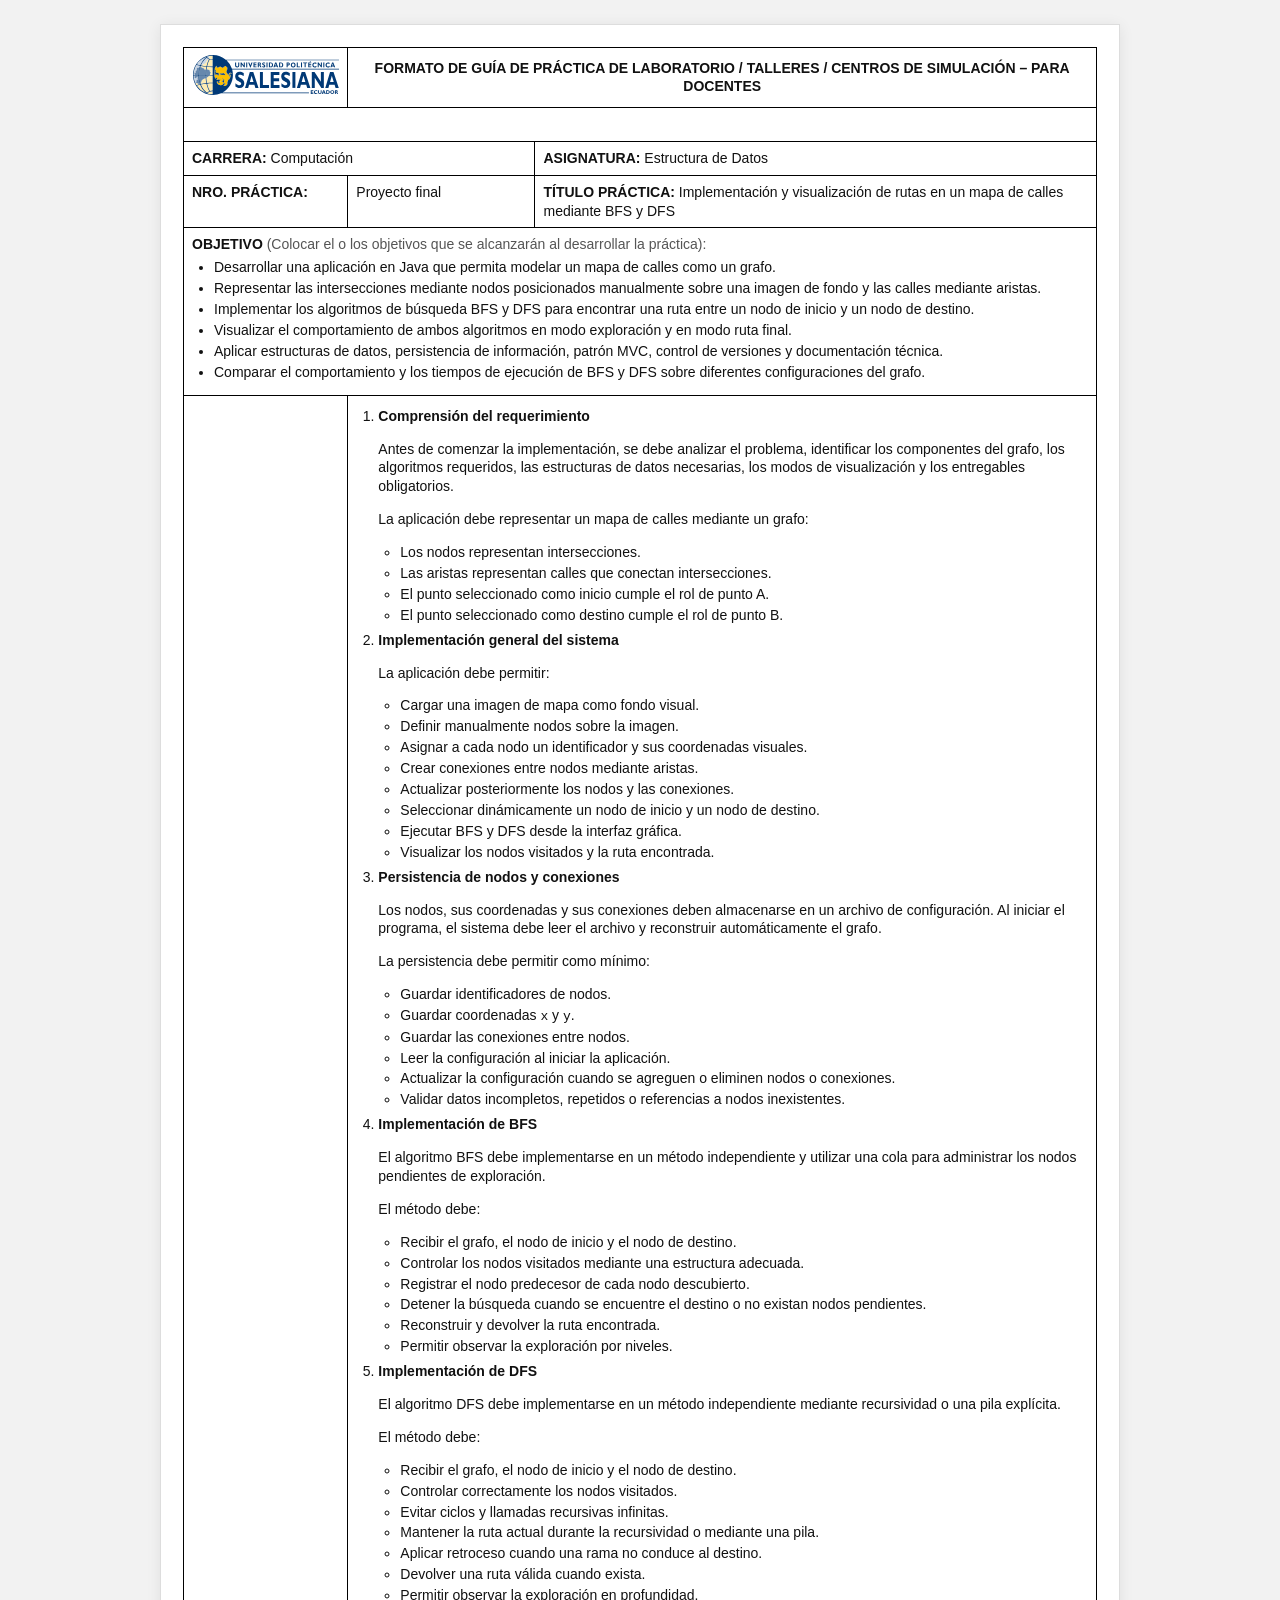
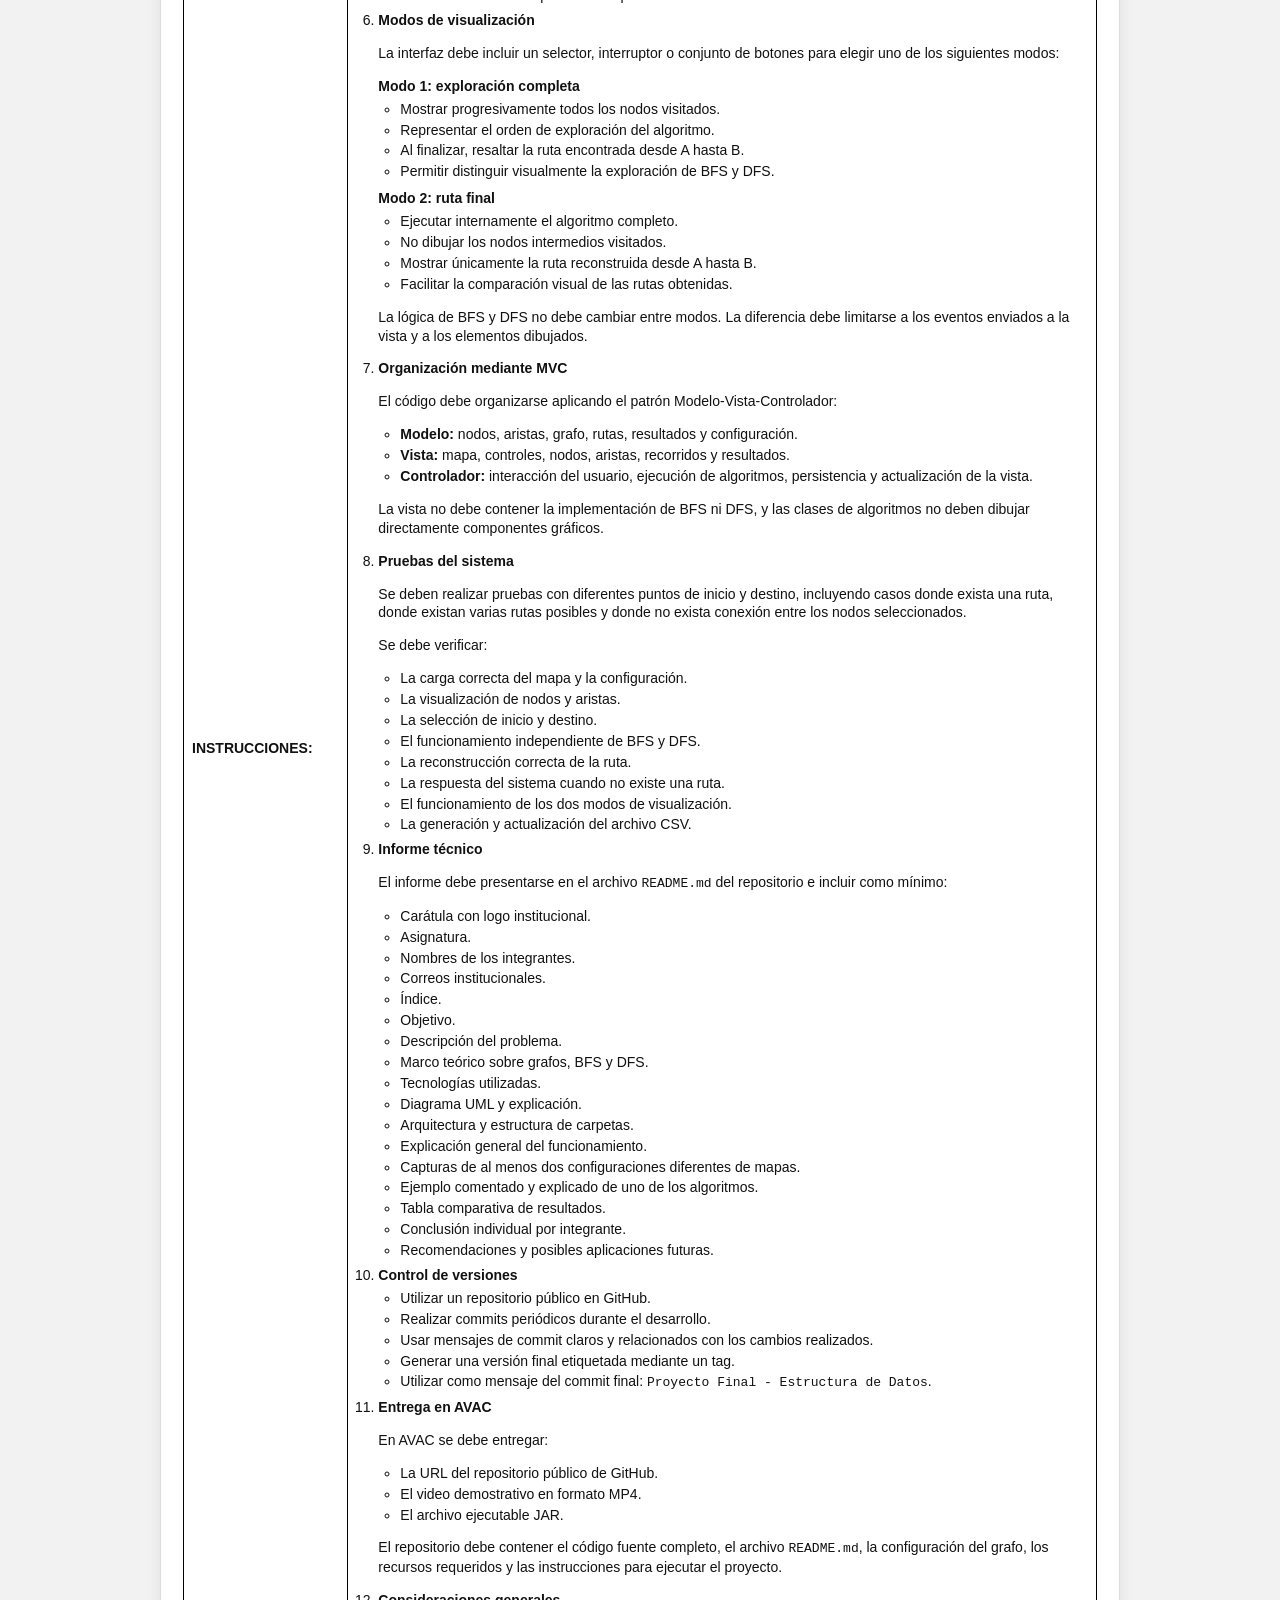
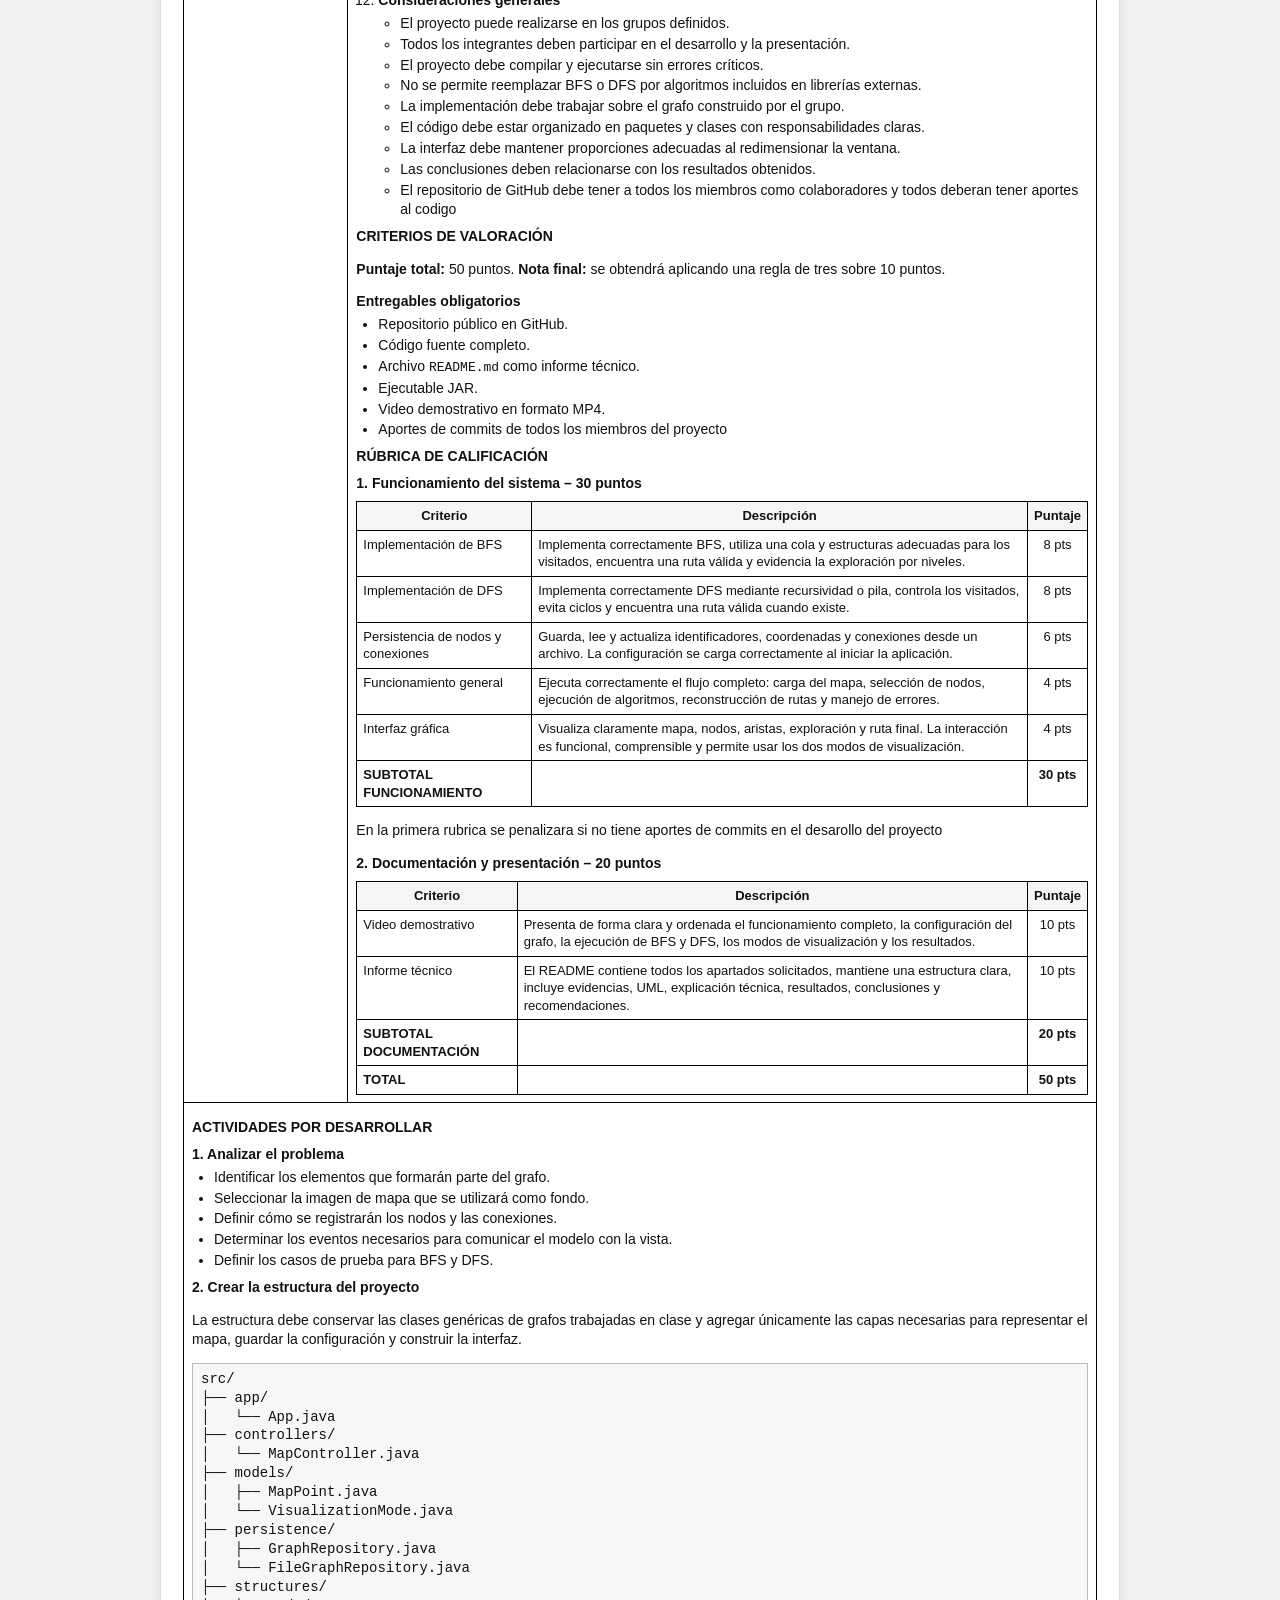
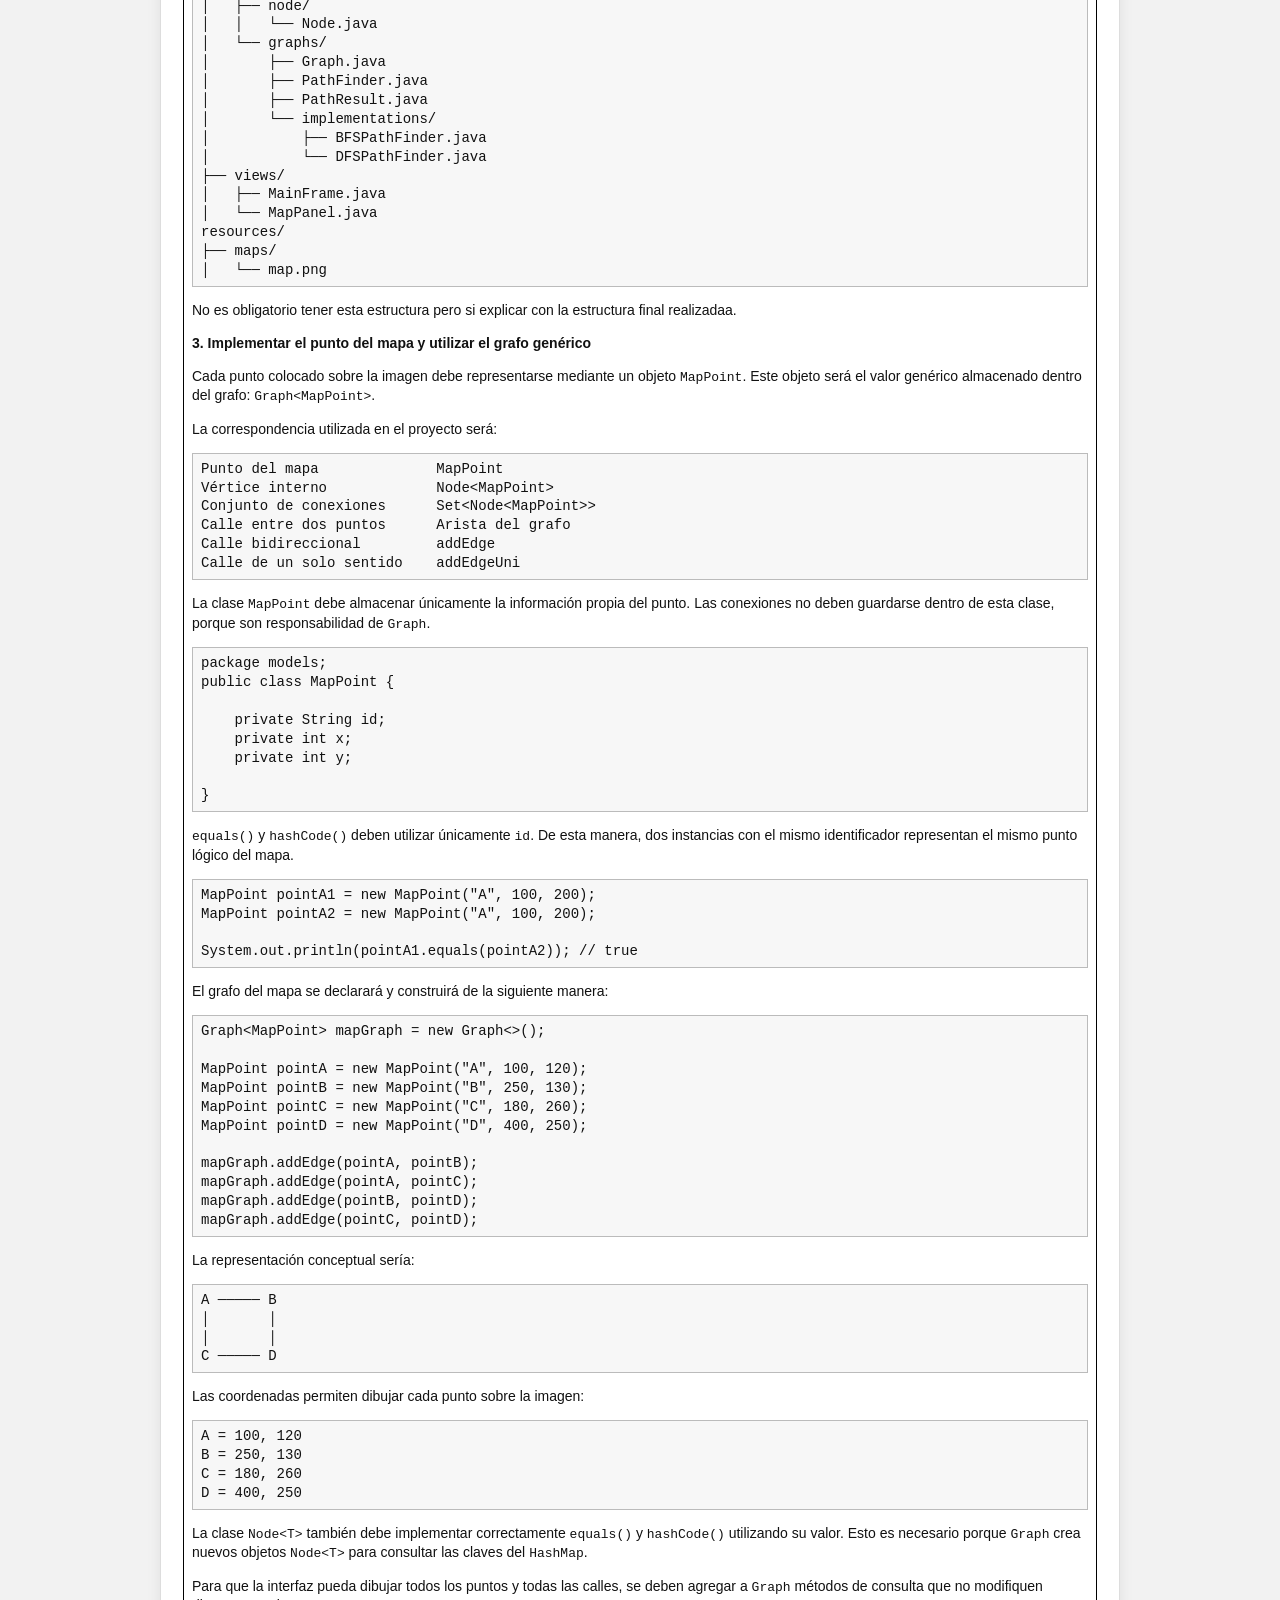
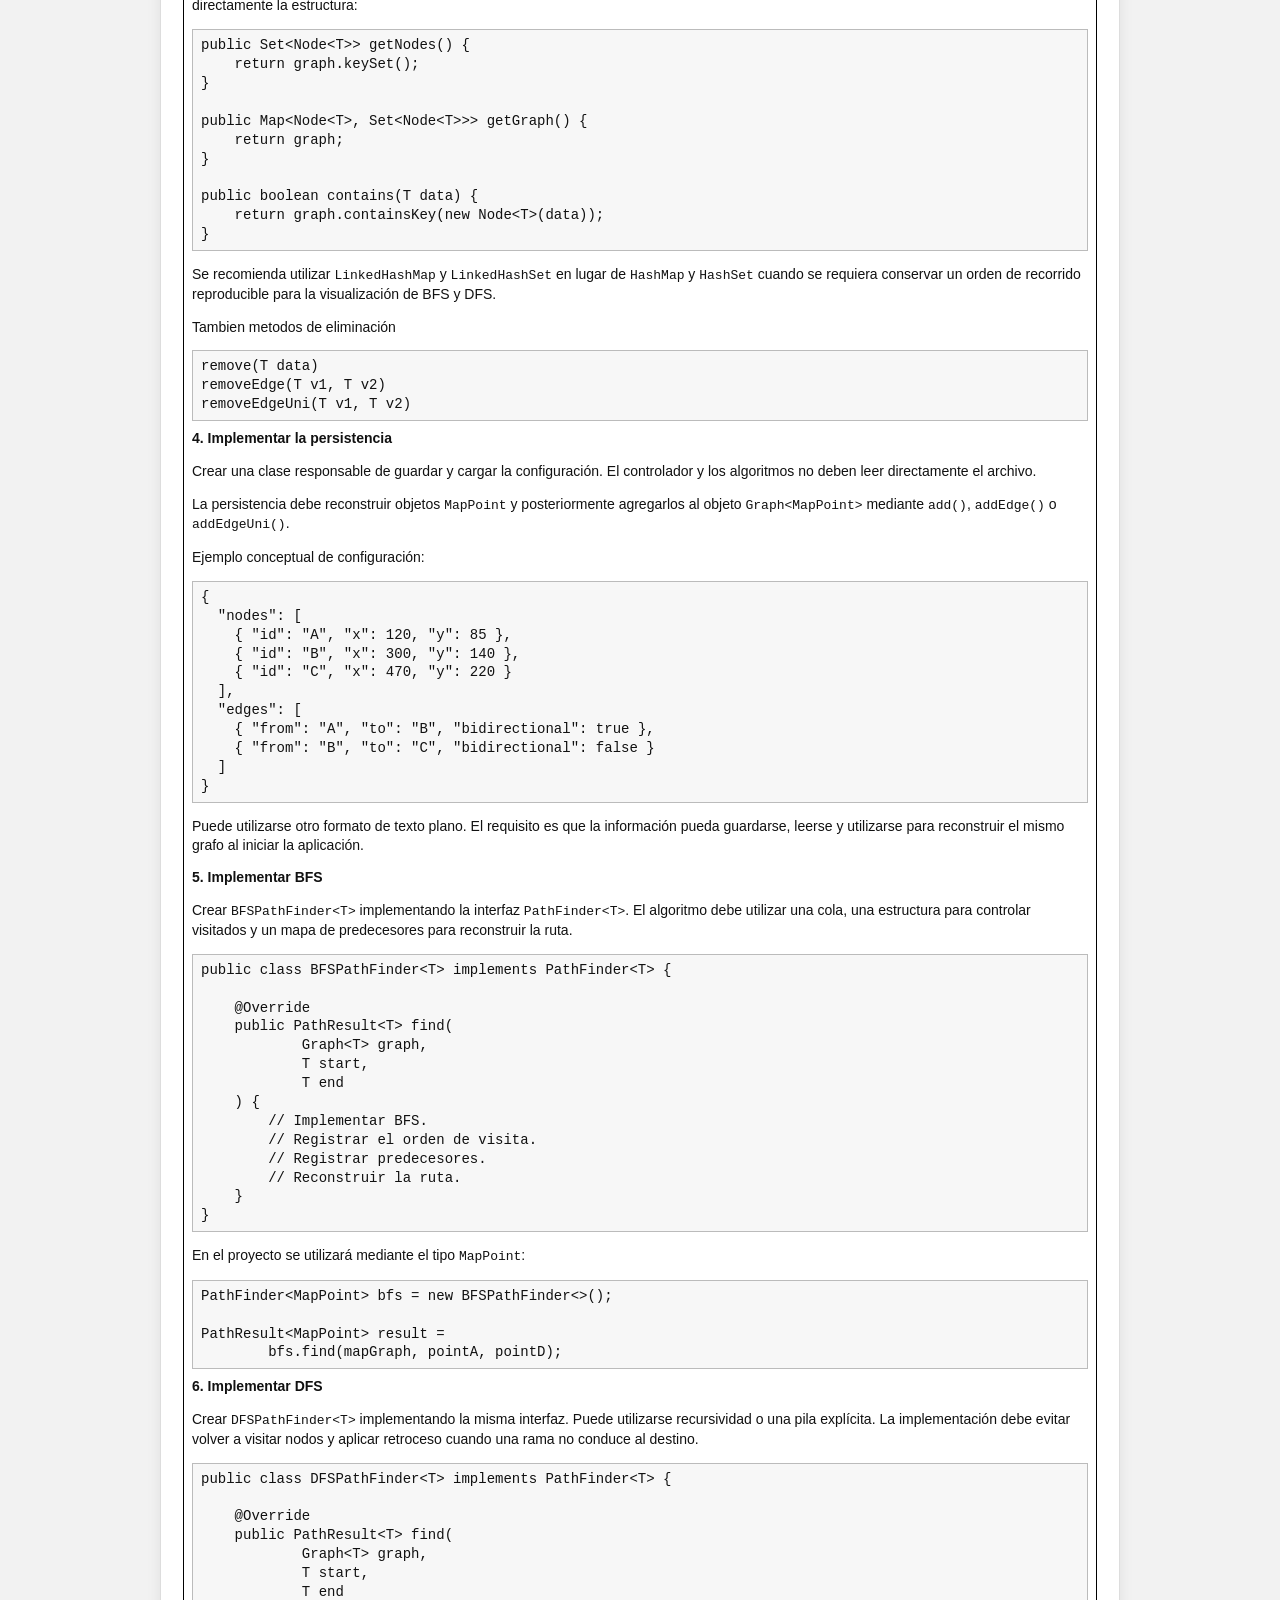
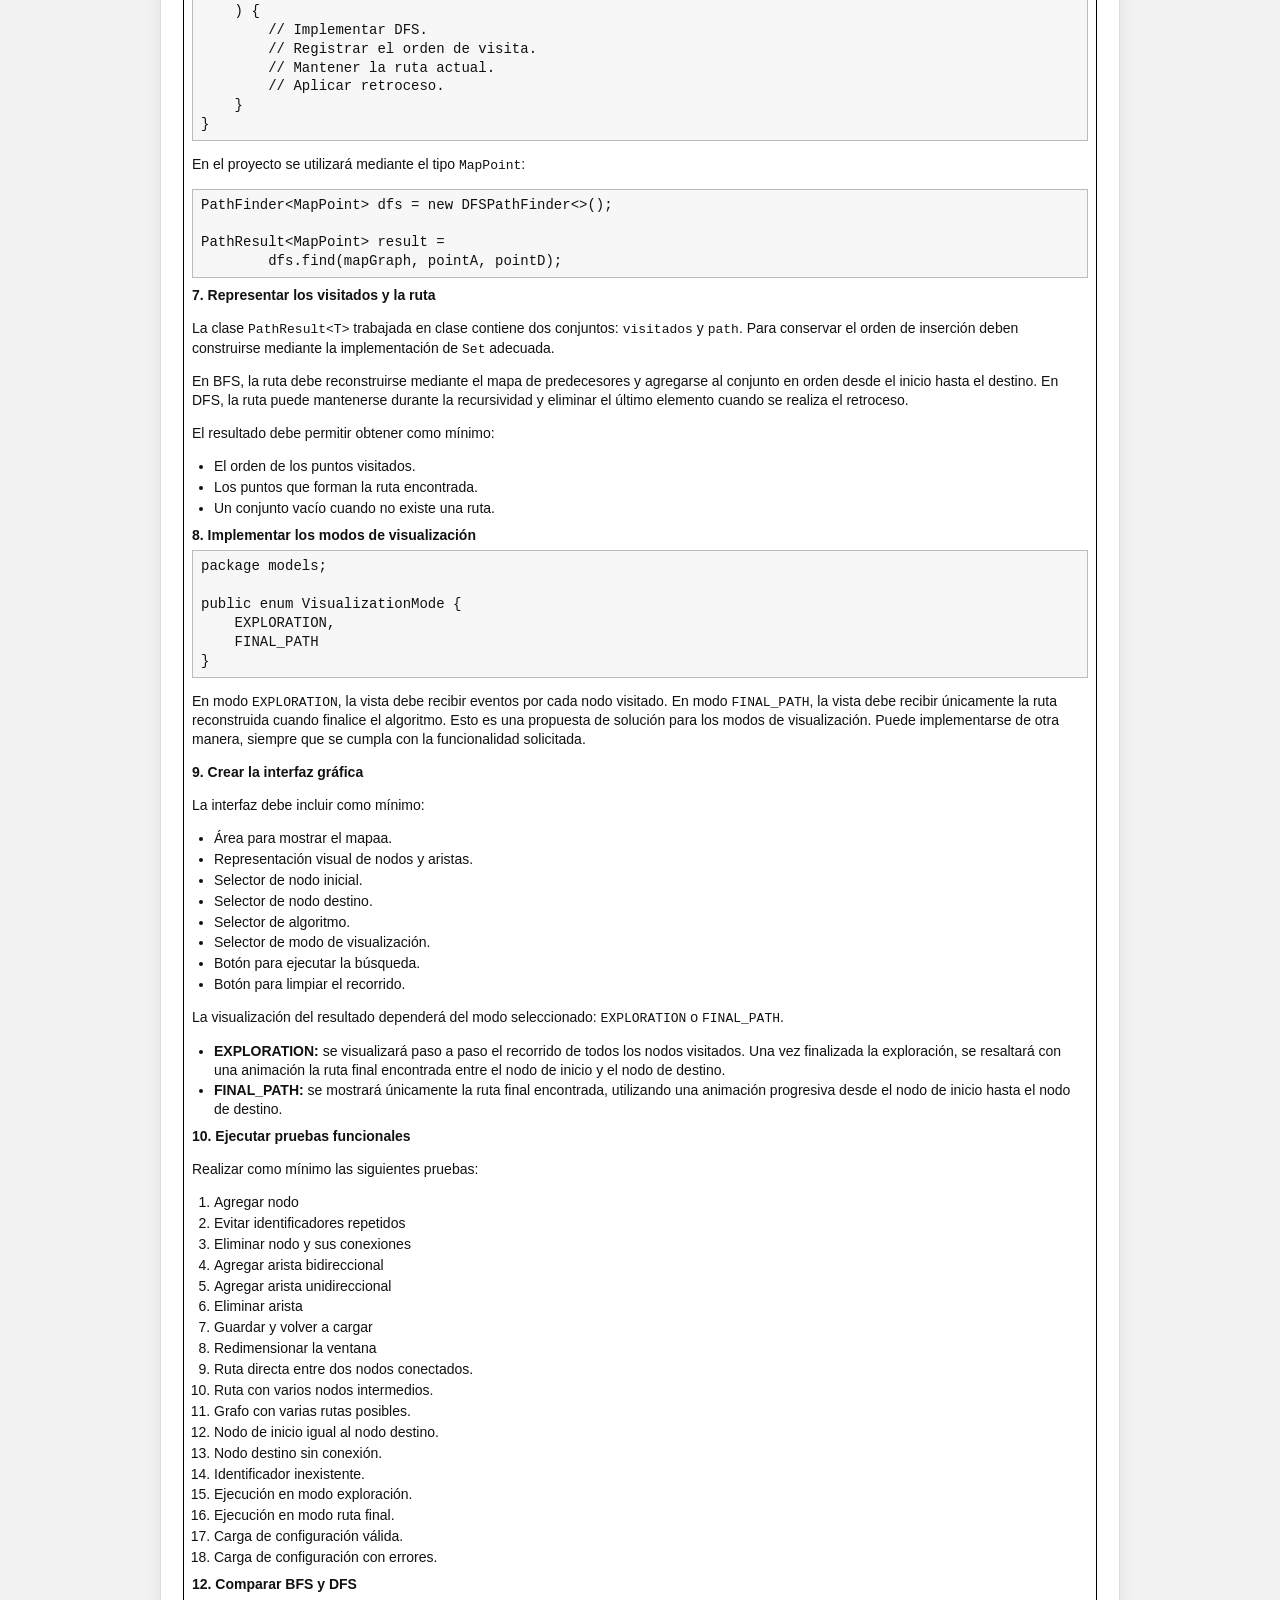
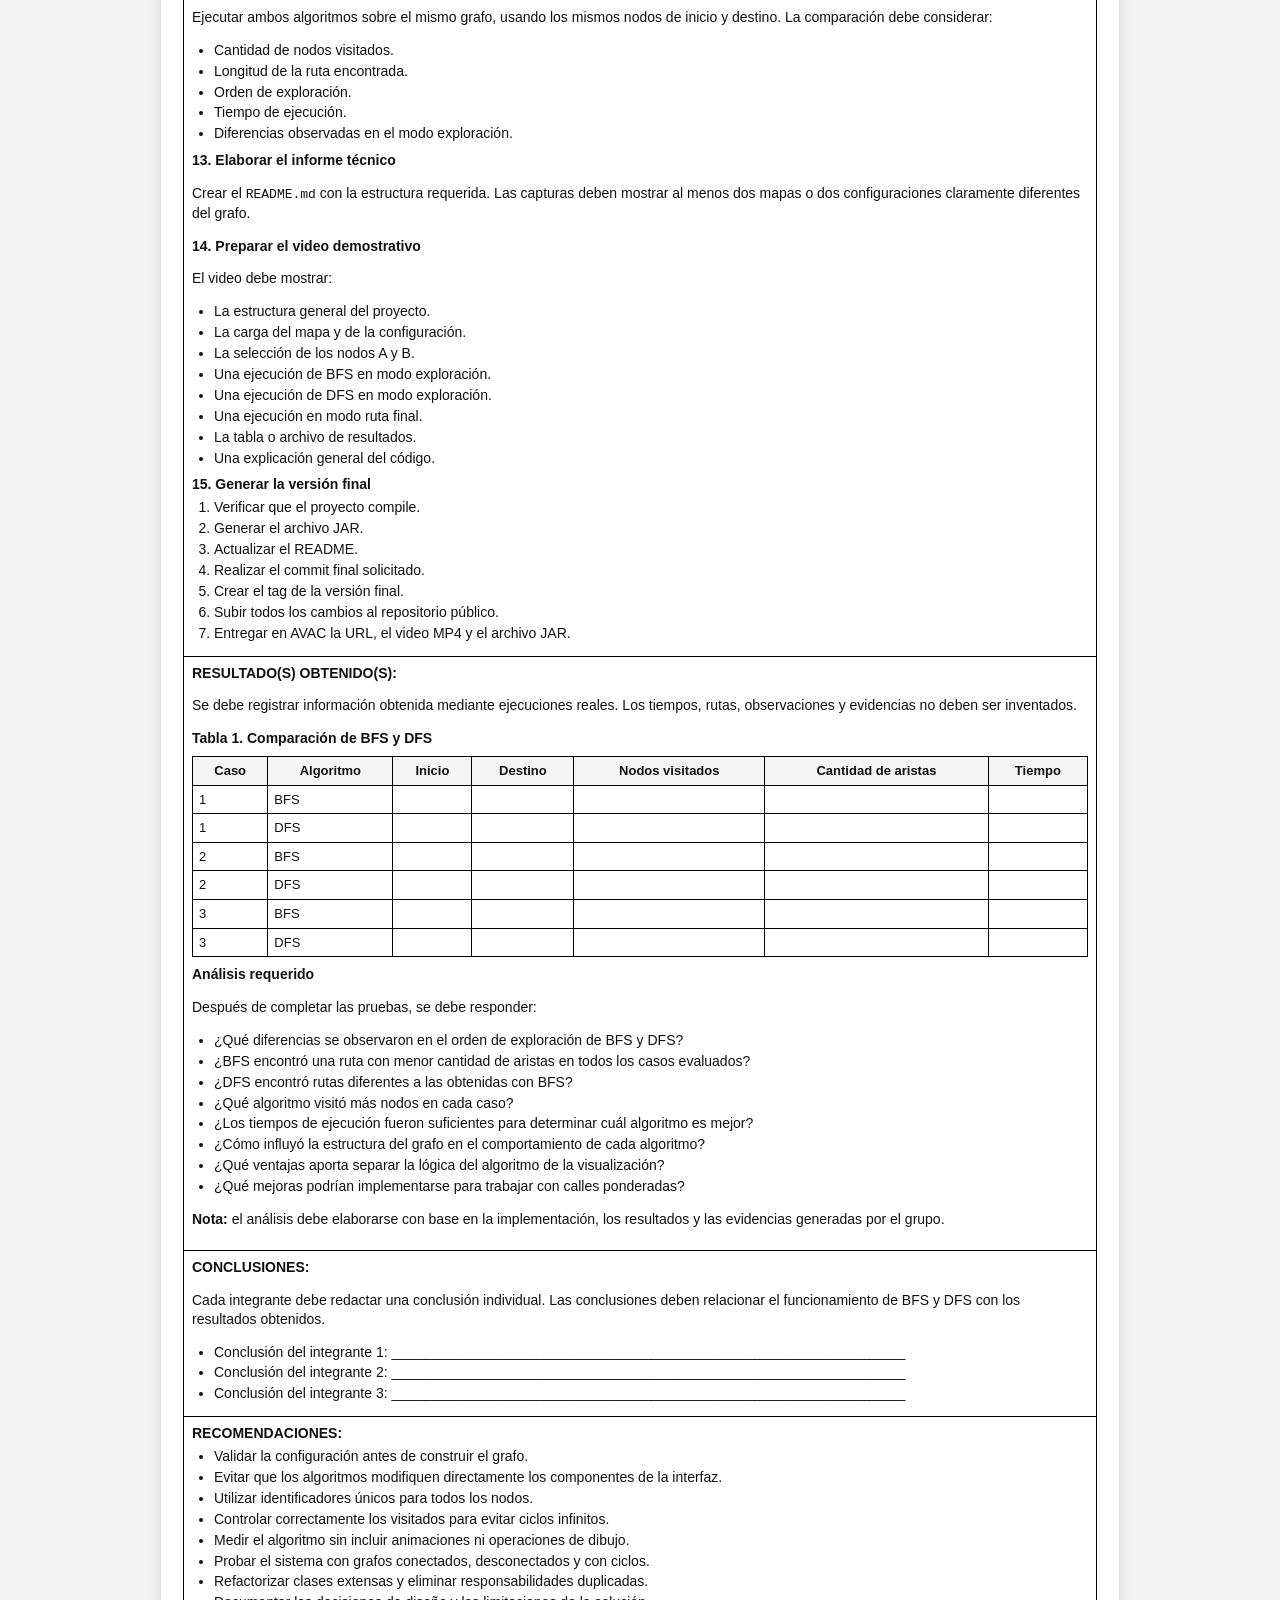
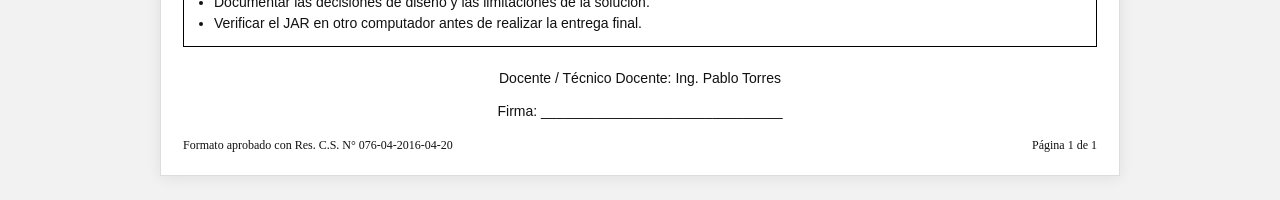
<file: unidad3/PL3.1-proyecto.html>
<!DOCTYPE html>
<html lang="es">

<head>
    <meta charset="UTF-8" />
    <meta
        name="viewport"
        content="width=device-width, initial-scale=1.0"
    />
    <title>Proyecto final - Búsqueda de rutas con BFS y DFS</title>

    <link
        rel="stylesheet"
        href="../css/styles.css"
    >
</head>

<body>
    <main
        class="page"
        id="practice-content"
    >
        <table class="guide-table">
            <tr>
                <td class="logo-cell">
                    <img
                        src="../assets/ups-svg-plain.svg"
                        alt="Logo UPS"
                        class="logo-img"
                    >
                </td>
                <td
                    colspan="4"
                    class="title-cell"
                >
                    FORMATO DE GUÍA DE PRÁCTICA DE LABORATORIO / TALLERES / CENTROS DE SIMULACIÓN – PARA DOCENTES
                </td>
            </tr>

            <tr>
                <td colspan="5">&nbsp;</td>
            </tr>

            <tr>
                <td colspan="2">
                    <strong>CARRERA:</strong> Computación
                </td>
                <td colspan="3">
                    <strong>ASIGNATURA:</strong> Estructura de Datos
                </td>
            </tr>

            <tr>
                <td>
                    <strong>NRO. PRÁCTICA:</strong>
                </td>
                <td>Proyecto final</td>
                <td colspan="3">
                    <strong>TÍTULO PRÁCTICA:</strong>
                    Implementación y visualización de rutas en un mapa de calles mediante BFS y DFS
                </td>
            </tr>

            <tr>
                <td colspan="5">
                    <strong>OBJETIVO</strong>
                    <span class="muted">
                        (Colocar el o los objetivos que se alcanzarán al desarrollar la práctica):
                    </span>

                    <ul>
                        <li>
                            Desarrollar una aplicación en Java que permita modelar un mapa de calles como un grafo.
                        </li>
                        <li>
                            Representar las intersecciones mediante nodos posicionados manualmente sobre una imagen de
                            fondo y las calles mediante aristas.
                        </li>
                        <li>
                            Implementar los algoritmos de búsqueda BFS y DFS para encontrar una ruta entre un nodo de
                            inicio y un nodo de destino.
                        </li>
                        <li>
                            Visualizar el comportamiento de ambos algoritmos en modo exploración y en modo ruta final.
                        </li>
                        <li>
                            Aplicar estructuras de datos, persistencia de información, patrón MVC, control de versiones
                            y documentación técnica.
                        </li>
                        <li>
                            Comparar el comportamiento y los tiempos de ejecución de BFS y DFS sobre diferentes
                            configuraciones del grafo.
                        </li>
                    </ul>
                </td>
            </tr>

            <tr>
                <td class="section-label">INSTRUCCIONES:</td>
                <td
                    colspan="4"
                    class="section-content"
                >
                    <ol>
                        <li>
                            <strong>Comprensión del requerimiento</strong>

                            <p>
                                Antes de comenzar la implementación, se debe analizar el problema, identificar los
                                componentes del grafo, los algoritmos requeridos, las estructuras de datos necesarias,
                                los modos de visualización y los entregables obligatorios.
                            </p>

                            <p>
                                La aplicación debe representar un mapa de calles mediante un grafo:
                            </p>

                            <ul>
                                <li>Los nodos representan intersecciones.</li>
                                <li>Las aristas representan calles que conectan intersecciones.</li>
                                <li>El punto seleccionado como inicio cumple el rol de punto A.</li>
                                <li>El punto seleccionado como destino cumple el rol de punto B.</li>
                            </ul>
                        </li>

                        <li>
                            <strong>Implementación general del sistema</strong>

                            <p>La aplicación debe permitir:</p>

                            <ul>
                                <li>Cargar una imagen de mapa como fondo visual.</li>
                                <li>Definir manualmente nodos sobre la imagen.</li>
                                <li>Asignar a cada nodo un identificador y sus coordenadas visuales.</li>
                                <li>Crear conexiones entre nodos mediante aristas.</li>
                                <li>Actualizar posteriormente los nodos y las conexiones.</li>
                                <li>Seleccionar dinámicamente un nodo de inicio y un nodo de destino.</li>
                                <li>Ejecutar BFS y DFS desde la interfaz gráfica.</li>
                                <li>Visualizar los nodos visitados y la ruta encontrada.</li>
                            </ul>
                        </li>

                        <li>
                            <strong>Persistencia de nodos y conexiones</strong>

                            <p>
                                Los nodos, sus coordenadas y sus conexiones deben almacenarse en un archivo de
                                configuración. Al iniciar el programa, el sistema debe leer el archivo y reconstruir
                                automáticamente el grafo.
                            </p>

                            <p>La persistencia debe permitir como mínimo:</p>

                            <ul>
                                <li>Guardar identificadores de nodos.</li>
                                <li>Guardar coordenadas <code>x</code> y <code>y</code>.</li>
                                <li>Guardar las conexiones entre nodos.</li>
                                <li>Leer la configuración al iniciar la aplicación.</li>
                                <li>Actualizar la configuración cuando se agreguen o eliminen nodos o conexiones.</li>
                                <li>Validar datos incompletos, repetidos o referencias a nodos inexistentes.</li>
                            </ul>
                        </li>

                        <li>
                            <strong>Implementación de BFS</strong>

                            <p>
                                El algoritmo BFS debe implementarse en un método independiente y utilizar una cola para
                                administrar los nodos pendientes de exploración.
                            </p>

                            <p>El método debe:</p>

                            <ul>
                                <li>Recibir el grafo, el nodo de inicio y el nodo de destino.</li>
                                <li>Controlar los nodos visitados mediante una estructura adecuada.</li>
                                <li>Registrar el nodo predecesor de cada nodo descubierto.</li>
                                <li>Detener la búsqueda cuando se encuentre el destino o no existan nodos pendientes.
                                </li>
                                <li>Reconstruir y devolver la ruta encontrada.</li>
                                <li>Permitir observar la exploración por niveles.</li>
                            </ul>
                        </li>

                        <li>
                            <strong>Implementación de DFS</strong>

                            <p>
                                El algoritmo DFS debe implementarse en un método independiente mediante recursividad o
                                una pila explícita.
                            </p>

                            <p>El método debe:</p>

                            <ul>
                                <li>Recibir el grafo, el nodo de inicio y el nodo de destino.</li>
                                <li>Controlar correctamente los nodos visitados.</li>
                                <li>Evitar ciclos y llamadas recursivas infinitas.</li>
                                <li>Mantener la ruta actual durante la recursividad o mediante una pila.</li>
                                <li>Aplicar retroceso cuando una rama no conduce al destino.</li>
                                <li>Devolver una ruta válida cuando exista.</li>
                                <li>Permitir observar la exploración en profundidad.</li>
                            </ul>
                        </li>

                        <li>
                            <strong>Modos de visualización</strong>

                            <p>
                                La interfaz debe incluir un selector, interruptor o conjunto de botones para elegir uno
                                de los siguientes modos:
                            </p>

                            <h4>Modo 1: exploración completa</h4>

                            <ul>
                                <li>Mostrar progresivamente todos los nodos visitados.</li>
                                <li>Representar el orden de exploración del algoritmo.</li>
                                <li>Al finalizar, resaltar la ruta encontrada desde A hasta B.</li>
                                <li>Permitir distinguir visualmente la exploración de BFS y DFS.</li>
                            </ul>

                            <h4>Modo 2: ruta final</h4>

                            <ul>
                                <li>Ejecutar internamente el algoritmo completo.</li>
                                <li>No dibujar los nodos intermedios visitados.</li>
                                <li>Mostrar únicamente la ruta reconstruida desde A hasta B.</li>
                                <li>Facilitar la comparación visual de las rutas obtenidas.</li>
                            </ul>

                            <p>
                                La lógica de BFS y DFS no debe cambiar entre modos. La diferencia debe limitarse a los
                                eventos enviados a la vista y a los elementos dibujados.
                            </p>
                        </li>

                        <li>
                            <strong>Organización mediante MVC</strong>

                            <p>El código debe organizarse aplicando el patrón Modelo-Vista-Controlador:</p>

                            <ul>
                                <li>
                                    <strong>Modelo:</strong> nodos, aristas, grafo, rutas, resultados y configuración.
                                </li>
                                <li>
                                    <strong>Vista:</strong> mapa, controles, nodos, aristas, recorridos y resultados.
                                </li>
                                <li>
                                    <strong>Controlador:</strong> interacción del usuario, ejecución de algoritmos,
                                    persistencia y actualización de la vista.
                                </li>
                            </ul>

                            <p>
                                La vista no debe contener la implementación de BFS ni DFS, y las clases de algoritmos no
                                deben dibujar directamente componentes gráficos.
                            </p>
                        </li>



                        <li>
                            <strong>Pruebas del sistema</strong>

                            <p>
                                Se deben realizar pruebas con diferentes puntos de inicio y destino, incluyendo casos
                                donde exista una ruta, donde existan varias rutas posibles y donde no exista conexión
                                entre los nodos seleccionados.
                            </p>

                            <p>Se debe verificar:</p>

                            <ul>
                                <li>La carga correcta del mapa y la configuración.</li>
                                <li>La visualización de nodos y aristas.</li>
                                <li>La selección de inicio y destino.</li>
                                <li>El funcionamiento independiente de BFS y DFS.</li>
                                <li>La reconstrucción correcta de la ruta.</li>
                                <li>La respuesta del sistema cuando no existe una ruta.</li>
                                <li>El funcionamiento de los dos modos de visualización.</li>
                                <li>La generación y actualización del archivo CSV.</li>
                            </ul>
                        </li>

                        <li>
                            <strong>Informe técnico</strong>

                            <p>
                                El informe debe presentarse en el archivo <code>README.md</code> del repositorio e
                                incluir como mínimo:
                            </p>

                            <ul>
                                <li>Carátula con logo institucional.</li>
                                <li>Asignatura.</li>
                                <li>Nombres de los integrantes.</li>
                                <li>Correos institucionales.</li>
                                <li>Índice.</li>
                                <li>Objetivo.</li>
                                <li>Descripción del problema.</li>
                                <li>Marco teórico sobre grafos, BFS y DFS.</li>
                                <li>Tecnologías utilizadas.</li>
                                <li>Diagrama UML y explicación.</li>
                                <li>Arquitectura y estructura de carpetas.</li>
                                <li>Explicación general del funcionamiento.</li>
                                <li>Capturas de al menos dos configuraciones diferentes de mapas.</li>
                                <li>Ejemplo comentado y explicado de uno de los algoritmos.</li>
                                <li>Tabla comparativa de resultados.</li>
                                <li>Conclusión individual por integrante.</li>
                                <li>Recomendaciones y posibles aplicaciones futuras.</li>
                            </ul>
                        </li>

                        <li>
                            <strong>Control de versiones</strong>

                            <ul>
                                <li>Utilizar un repositorio público en GitHub.</li>
                                <li>Realizar commits periódicos durante el desarrollo.</li>
                                <li>Usar mensajes de commit claros y relacionados con los cambios realizados.</li>
                                <li>Generar una versión final etiquetada mediante un tag.</li>
                                <li>
                                    Utilizar como mensaje del commit final:
                                    <code>Proyecto Final - Estructura de Datos</code>.
                                </li>
                            </ul>
                        </li>

                        <li>
                            <strong>Entrega en AVAC</strong>

                            <p>En AVAC se debe entregar:</p>

                            <ul>
                                <li>La URL del repositorio público de GitHub.</li>
                                <li>El video demostrativo en formato MP4.</li>
                                <li>El archivo ejecutable JAR.</li>
                            </ul>

                            <p>
                                El repositorio debe contener el código fuente completo, el archivo
                                <code>README.md</code>, la configuración del grafo, los recursos requeridos y las
                                instrucciones para ejecutar el proyecto.
                            </p>
                        </li>

                        <li>
                            <strong>Consideraciones generales</strong>

                            <ul>
                                <li>El proyecto puede realizarse en los grupos definidos.</li>
                                <li>Todos los integrantes deben participar en el desarrollo y la presentación.</li>
                                <li>El proyecto debe compilar y ejecutarse sin errores críticos.</li>
                                <li>No se permite reemplazar BFS o DFS por algoritmos incluidos en librerías externas.
                                </li>
                                <li>La implementación debe trabajar sobre el grafo construido por el grupo.</li>
                                <li>El código debe estar organizado en paquetes y clases con responsabilidades claras.
                                </li>
                                <li>La interfaz debe mantener proporciones adecuadas al redimensionar la ventana.</li>
                                <li>Las conclusiones deben relacionarse con los resultados obtenidos.</li>
                                <li>El repositorio de GitHub debe tener a todos los miembros como colaboradores y todos
                                    deberan tener aportes al codigo</li>
                            </ul>
                        </li>
                    </ol>

                    <h3>CRITERIOS DE VALORACIÓN</h3>

                    <p>
                        <strong>Puntaje total:</strong> 50 puntos.
                        <strong>Nota final:</strong> se obtendrá aplicando una regla de tres sobre 10 puntos.
                    </p>

                    <h4>Entregables obligatorios</h4>

                    <ul>
                        <li>Repositorio público en GitHub.</li>
                        <li>Código fuente completo.</li>
                        <li>Archivo <code>README.md</code> como informe técnico.</li>
                        <li>Ejecutable JAR.</li>
                        <li>Video demostrativo en formato MP4.</li>
                        <li>Aportes de commits de todos los miembros del proyecto</li>
                    </ul>

                    <h3>RÚBRICA DE CALIFICACIÓN</h3>

                    <h4>1. Funcionamiento del sistema – 30 puntos</h4>

                    <table class="rubric">
                        <thead>
                            <tr>
                                <th>Criterio</th>
                                <th>Descripción</th>
                                <th>Puntaje</th>
                            </tr>
                        </thead>

                        <tbody>
                            <tr>
                                <td>Implementación de BFS</td>
                                <td>
                                    Implementa correctamente BFS, utiliza una cola y estructuras adecuadas para los
                                    visitados, encuentra una ruta válida y evidencia la exploración por niveles.
                                </td>
                                <td class="center">8 pts</td>
                            </tr>

                            <tr>
                                <td>Implementación de DFS</td>
                                <td>
                                    Implementa correctamente DFS mediante recursividad o pila, controla los visitados,
                                    evita ciclos y encuentra una ruta válida cuando existe.
                                </td>
                                <td class="center">8 pts</td>
                            </tr>

                            <tr>
                                <td>Persistencia de nodos y conexiones</td>
                                <td>
                                    Guarda, lee y actualiza identificadores, coordenadas y conexiones desde un archivo.
                                    La configuración se carga correctamente al iniciar la aplicación.
                                </td>
                                <td class="center">6 pts</td>
                            </tr>

                            <tr>
                                <td>Funcionamiento general</td>
                                <td>
                                    Ejecuta correctamente el flujo completo: carga del mapa, selección de nodos,
                                    ejecución de algoritmos, reconstrucción de rutas y manejo de errores.
                                </td>
                                <td class="center">4 pts</td>
                            </tr>

                            <tr>
                                <td>Interfaz gráfica</td>
                                <td>
                                    Visualiza claramente mapa, nodos, aristas, exploración y ruta final. La interacción
                                    es funcional, comprensible y permite usar los dos modos de visualización.
                                </td>
                                <td class="center">4 pts</td>
                            </tr>

                            <tr class="subtotal">
                                <td>SUBTOTAL FUNCIONAMIENTO</td>
                                <td></td>
                                <td class="center">30 pts</td>
                            </tr>
                        </tbody>
                    </table>

                    <p>En la primera rubrica se penalizara si no tiene aportes de commits en el desarollo del proyecto
                    </p>

                    <h4>2. Documentación y presentación – 20 puntos</h4>

                    <table class="rubric">
                        <thead>
                            <tr>
                                <th>Criterio</th>
                                <th>Descripción</th>
                                <th>Puntaje</th>
                            </tr>
                        </thead>

                        <tbody>
                            <tr>
                                <td>Video demostrativo</td>
                                <td>
                                    Presenta de forma clara y ordenada el funcionamiento completo, la configuración del
                                    grafo, la ejecución de BFS y DFS, los modos de visualización y los resultados.
                                </td>
                                <td class="center">10 pts</td>
                            </tr>

                            <tr>
                                <td>Informe técnico</td>
                                <td>
                                    El README contiene todos los apartados solicitados, mantiene una estructura clara,
                                    incluye evidencias, UML, explicación técnica, resultados, conclusiones y
                                    recomendaciones.
                                </td>
                                <td class="center">10 pts</td>
                            </tr>

                            <tr class="subtotal">
                                <td>SUBTOTAL DOCUMENTACIÓN</td>
                                <td></td>
                                <td class="center">20 pts</td>
                            </tr>

                            <tr class="subtotal">
                                <td>TOTAL</td>
                                <td></td>
                                <td class="center">50 pts</td>
                            </tr>
                        </tbody>
                    </table>


                </td>
            </tr>

            <tr>
                <td colspan="5">
                    <h3>ACTIVIDADES POR DESARROLLAR</h3>

                    <h4>1. Analizar el problema</h4>

                    <ul>
                        <li>Identificar los elementos que formarán parte del grafo.</li>
                        <li>Seleccionar la imagen de mapa que se utilizará como fondo.</li>
                        <li>Definir cómo se registrarán los nodos y las conexiones.</li>
                        <li>Determinar los eventos necesarios para comunicar el modelo con la vista.</li>
                        <li>Definir los casos de prueba para BFS y DFS.</li>
                    </ul>

                    <h4>2. Crear la estructura del proyecto</h4>

                    <p>
                        La estructura debe conservar las clases genéricas de grafos trabajadas en clase y agregar
                        únicamente las capas necesarias para representar el mapa, guardar la configuración y construir
                        la interfaz.
                    </p>

                    <pre class="code-line">src/
├── app/
│   └── App.java
├── controllers/
│   └── MapController.java
├── models/
│   ├── MapPoint.java
│   └── VisualizationMode.java
├── persistence/
│   ├── GraphRepository.java
│   └── FileGraphRepository.java
├── structures/
│   ├── node/
│   │   └── Node.java
│   └── graphs/
│       ├── Graph.java
│       ├── PathFinder.java
│       ├── PathResult.java
│       └── implementations/
│           ├── BFSPathFinder.java
│           └── DFSPathFinder.java
├── views/
│   ├── MainFrame.java
│   └── MapPanel.java
resources/
├── maps/
│   └── map.png
</pre>

                    <p>
                        No es obligatorio tener esta estructura pero si explicar con la estructura final realizadaa.
                    </p>

                    <h4>3. Implementar el punto del mapa y utilizar el grafo genérico</h4>

                    <p>
                        Cada punto colocado sobre la imagen debe representarse mediante un objeto
                        <code>MapPoint</code>. Este objeto será el valor genérico almacenado dentro del grafo:
                        <code>Graph&lt;MapPoint&gt;</code>.
                    </p>

                    <p>La correspondencia utilizada en el proyecto será:</p>

                    <pre class="code-line">Punto del mapa              MapPoint
Vértice interno             Node&lt;MapPoint&gt;
Conjunto de conexiones      Set&lt;Node&lt;MapPoint&gt;&gt;
Calle entre dos puntos      Arista del grafo
Calle bidireccional         addEdge
Calle de un solo sentido    addEdgeUni</pre>

                    <p>
                        La clase <code>MapPoint</code> debe almacenar únicamente la información propia del punto. Las
                        conexiones no deben guardarse dentro de esta clase, porque son responsabilidad de
                        <code>Graph</code>.
                    </p>

                    <pre class="code-line">package models;
public class MapPoint {

    private String id;
    private int x;
    private int y;

}</pre>

                    <p>
                        <code>equals()</code> y <code>hashCode()</code> deben utilizar únicamente
                        <code>id</code>. De esta manera, dos instancias con el mismo identificador representan el mismo
                        punto lógico del mapa.
                    </p>

                    <pre class="code-line">MapPoint pointA1 = new MapPoint("A", 100, 200);
MapPoint pointA2 = new MapPoint("A", 100, 200);

System.out.println(pointA1.equals(pointA2)); // true</pre>

                    <p>El grafo del mapa se declarará y construirá de la siguiente manera:</p>

                    <pre class="code-line">Graph&lt;MapPoint&gt; mapGraph = new Graph&lt;&gt;();

MapPoint pointA = new MapPoint("A", 100, 120);
MapPoint pointB = new MapPoint("B", 250, 130);
MapPoint pointC = new MapPoint("C", 180, 260);
MapPoint pointD = new MapPoint("D", 400, 250);

mapGraph.addEdge(pointA, pointB);
mapGraph.addEdge(pointA, pointC);
mapGraph.addEdge(pointB, pointD);
mapGraph.addEdge(pointC, pointD);</pre>

                    <p>La representación conceptual sería:</p>

                    <pre class="code-line">A ───── B
│       │
│       │
C ───── D</pre>

                    <p>Las coordenadas permiten dibujar cada punto sobre la imagen:</p>

                    <pre class="code-line">A = 100, 120
B = 250, 130
C = 180, 260
D = 400, 250</pre>

                    <p>
                        La clase <code>Node&lt;T&gt;</code> también debe implementar correctamente
                        <code>equals()</code> y <code>hashCode()</code> utilizando su valor. Esto es necesario porque
                        <code>Graph</code> crea nuevos objetos <code>Node&lt;T&gt;</code> para consultar las claves del
                        <code>HashMap</code>.
                    </p>

                    <p>
                        Para que la interfaz pueda dibujar todos los puntos y todas las calles, se deben agregar a
                        <code>Graph</code> métodos de consulta que no modifiquen directamente la estructura:
                    </p>

                    <pre class="code-line">public Set&lt;Node&lt;T&gt;&gt; getNodes() {
    return graph.keySet();
}

public Map&lt;Node&lt;T&gt;, Set&lt;Node&lt;T&gt;&gt;&gt; getGraph() {
    return graph;
}

public boolean contains(T data) {
    return graph.containsKey(new Node&lt;T&gt;(data));
}</pre>

                    <p>
                        Se recomienda utilizar <code>LinkedHashMap</code> y <code>LinkedHashSet</code> en lugar de
                        <code>HashMap</code> y <code>HashSet</code> cuando se requiera conservar un orden de recorrido
                        reproducible para la visualización de BFS y DFS.
                    </p>

                    <p>Tambien metodos de eliminación</p>

                    <pre class="code-line">remove(T data)
removeEdge(T v1, T v2)
removeEdgeUni(T v1, T v2)</pre>

                    <h4>4. Implementar la persistencia</h4>

                    <p>
                        Crear una clase responsable de guardar y cargar la configuración. El controlador y los
                        algoritmos no deben leer directamente el archivo.
                    </p>

                    <p>
                        La persistencia debe reconstruir objetos <code>MapPoint</code> y posteriormente agregarlos al
                        objeto <code>Graph&lt;MapPoint&gt;</code> mediante <code>add()</code>,
                        <code>addEdge()</code> o <code>addEdgeUni()</code>.
                    </p>

                    <p>Ejemplo conceptual de configuración:</p>

                    <pre class="code-line">{
  "nodes": [
    { "id": "A", "x": 120, "y": 85 },
    { "id": "B", "x": 300, "y": 140 },
    { "id": "C", "x": 470, "y": 220 }
  ],
  "edges": [
    { "from": "A", "to": "B", "bidirectional": true },
    { "from": "B", "to": "C", "bidirectional": false }
  ]
}</pre>

                    <p>
                        Puede utilizarse otro formato de texto plano. El requisito es que la información pueda
                        guardarse, leerse y utilizarse para reconstruir el mismo grafo al iniciar la aplicación.
                    </p>

                    <h4>5. Implementar BFS</h4>

                    <p>
                        Crear <code>BFSPathFinder&lt;T&gt;</code> implementando la interfaz
                        <code>PathFinder&lt;T&gt;</code>. El algoritmo debe utilizar una cola, una estructura para
                        controlar visitados y un mapa de predecesores para reconstruir la ruta.
                    </p>

                    <pre class="code-line">public class BFSPathFinder&lt;T&gt; implements PathFinder&lt;T&gt; {

    @Override
    public PathResult&lt;T&gt; find(
            Graph&lt;T&gt; graph,
            T start,
            T end
    ) {
        // Implementar BFS.
        // Registrar el orden de visita.
        // Registrar predecesores.
        // Reconstruir la ruta.
    }
}</pre>

                    <p>En el proyecto se utilizará mediante el tipo <code>MapPoint</code>:</p>

                    <pre class="code-line">PathFinder&lt;MapPoint&gt; bfs = new BFSPathFinder&lt;&gt;();

PathResult&lt;MapPoint&gt; result =
        bfs.find(mapGraph, pointA, pointD);</pre>

                    <h4>6. Implementar DFS</h4>

                    <p>
                        Crear <code>DFSPathFinder&lt;T&gt;</code> implementando la misma interfaz. Puede utilizarse
                        recursividad o una pila explícita. La implementación debe evitar volver a visitar nodos y
                        aplicar retroceso cuando una rama no conduce al destino.
                    </p>

                    <pre class="code-line">public class DFSPathFinder&lt;T&gt; implements PathFinder&lt;T&gt; {

    @Override
    public PathResult&lt;T&gt; find(
            Graph&lt;T&gt; graph,
            T start,
            T end
    ) {
        // Implementar DFS.
        // Registrar el orden de visita.
        // Mantener la ruta actual.
        // Aplicar retroceso.
    }
}</pre>

                    <p>En el proyecto se utilizará mediante el tipo <code>MapPoint</code>:</p>

                    <pre class="code-line">PathFinder&lt;MapPoint&gt; dfs = new DFSPathFinder&lt;&gt;();

PathResult&lt;MapPoint&gt; result =
        dfs.find(mapGraph, pointA, pointD);</pre>

                    <h4>7. Representar los visitados y la ruta</h4>

                    <p>
                        La clase <code>PathResult&lt;T&gt;</code> trabajada en clase contiene dos conjuntos:
                        <code>visitados</code> y <code>path</code>. Para conservar el orden de inserción deben
                        construirse mediante la implementación de <code>Set</code> adecuada.
                    </p>

                    <p>
                        En BFS, la ruta debe reconstruirse mediante el mapa de predecesores y agregarse al conjunto en
                        orden desde el inicio hasta el destino. En DFS, la ruta puede mantenerse durante la recursividad
                        y eliminar el último elemento cuando se realiza el retroceso.
                    </p>

                    <p>El resultado debe permitir obtener como mínimo:</p>

                    <ul>
                        <li>El orden de los puntos visitados.</li>
                        <li>Los puntos que forman la ruta encontrada.</li>
                        <li>Un conjunto vacío cuando no existe una ruta.</li>
                    </ul>

                    <h4>8. Implementar los modos de visualización</h4>

                    <pre class="code-line">package models;

public enum VisualizationMode {
    EXPLORATION,
    FINAL_PATH
}</pre>

                    <p>
                        En modo <code>EXPLORATION</code>, la vista debe recibir eventos por cada nodo visitado. En modo
                        <code>FINAL_PATH</code>, la vista debe recibir únicamente la ruta reconstruida cuando finalice
                        el algoritmo.

                        Esto es una propuesta de solución para los modos de visualización. Puede implementarse de otra
                        manera, siempre que se cumpla con la funcionalidad solicitada.
                    </p>

                    <h4>9. Crear la interfaz gráfica</h4>

                    <p>La interfaz debe incluir como mínimo:</p>

                    <ul>
                        <li>Área para mostrar el mapaa.</li>
                        <li>Representación visual de nodos y aristas.</li>
                        <li>Selector de nodo inicial.</li>
                        <li>Selector de nodo destino.</li>
                        <li>Selector de algoritmo.</li>
                        <li>Selector de modo de visualización.</li>
                        <li>Botón para ejecutar la búsqueda.</li>
                        <li>Botón para limpiar el recorrido.</li>
                    </ul>
                    <p>
                        La visualización del resultado dependerá del modo seleccionado:
                        <code>EXPLORATION</code> o <code>FINAL_PATH</code>.
                    </p>

                    <ul>
                        <li>
                            <strong>EXPLORATION:</strong>
                            se visualizará paso a paso el recorrido de todos los nodos visitados. Una vez finalizada la
                            exploración, se resaltará con una animación la ruta final encontrada entre el nodo de inicio
                            y el nodo de destino.
                        </li>
                        <li>
                            <strong>FINAL_PATH:</strong>
                            se mostrará únicamente la ruta final encontrada, utilizando una animación progresiva desde
                            el nodo de inicio hasta el nodo de destino.
                        </li>
                    </ul>

                    <h4>10. Ejecutar pruebas funcionales</h4>

                    <p>Realizar como mínimo las siguientes pruebas:</p>

                    <ol>
                        <li>Agregar nodo</li>
                        <li>Evitar identificadores repetidos</li>
                        <li>Eliminar nodo y sus conexiones</li>
                        <li>Agregar arista bidireccional</li>
                        <li>Agregar arista unidireccional</li>
                        <li>Eliminar arista</li>
                        <li>Guardar y volver a cargar</li>
                        <li>Redimensionar la ventana</li>
                        <li>Ruta directa entre dos nodos conectados.</li>
                        <li>Ruta con varios nodos intermedios.</li>
                        <li>Grafo con varias rutas posibles.</li>
                        <li>Nodo de inicio igual al nodo destino.</li>
                        <li>Nodo destino sin conexión.</li>
                        <li>Identificador inexistente.</li>
                        <li>Ejecución en modo exploración.</li>
                        <li>Ejecución en modo ruta final.</li>
                        <li>Carga de configuración válida.</li>
                        <li>Carga de configuración con errores.</li>

                    </ol>

                    <h4>12. Comparar BFS y DFS</h4>

                    <p>
                        Ejecutar ambos algoritmos sobre el mismo grafo, usando los mismos nodos de inicio y destino. La
                        comparación debe considerar:
                    </p>

                    <ul>
                        <li>Cantidad de nodos visitados.</li>
                        <li>Longitud de la ruta encontrada.</li>
                        <li>Orden de exploración.</li>
                        <li>Tiempo de ejecución.</li>
                        <li>Diferencias observadas en el modo exploración.</li>
                    </ul>

                    <h4>13. Elaborar el informe técnico</h4>

                    <p>
                        Crear el <code>README.md</code> con la estructura requerida. Las capturas deben mostrar al menos
                        dos mapas o dos configuraciones claramente diferentes del grafo.
                    </p>

                    <h4>14. Preparar el video demostrativo</h4>

                    <p>El video debe mostrar:</p>

                    <ul>
                        <li>La estructura general del proyecto.</li>
                        <li>La carga del mapa y de la configuración.</li>
                        <li>La selección de los nodos A y B.</li>
                        <li>Una ejecución de BFS en modo exploración.</li>
                        <li>Una ejecución de DFS en modo exploración.</li>
                        <li>Una ejecución en modo ruta final.</li>
                        <li>La tabla o archivo de resultados.</li>
                        <li>Una explicación general del código.</li>
                    </ul>

                    <h4>15. Generar la versión final</h4>

                    <ol>
                        <li>Verificar que el proyecto compile.</li>
                        <li>Generar el archivo JAR.</li>
                        <li>Actualizar el README.</li>
                        <li>Realizar el commit final solicitado.</li>
                        <li>Crear el tag de la versión final.</li>
                        <li>Subir todos los cambios al repositorio público.</li>
                        <li>Entregar en AVAC la URL, el video MP4 y el archivo JAR.</li>
                    </ol>
                </td>
            </tr>

            <tr>
                <td colspan="5">
                    <strong>RESULTADO(S) OBTENIDO(S):</strong>

                    <p>
                        Se debe registrar información obtenida mediante ejecuciones reales. Los tiempos, rutas,
                        observaciones y evidencias no deben ser inventados.
                    </p>

                    <h4>Tabla 1. Comparación de BFS y DFS</h4>

                    <table class="rubric">
                        <thead>
                            <tr>
                                <th>Caso</th>
                                <th>Algoritmo</th>
                                <th>Inicio</th>
                                <th>Destino</th>
                                <th>Nodos visitados</th>
                                <th>Cantidad de aristas</th>
                                <th>Tiempo</th>
                            </tr>
                        </thead>

                        <tbody>
                            <tr>
                                <td>1</td>
                                <td>BFS</td>
                                <td></td>
                                <td></td>
                                <td></td>
                                <td></td>
                                <td></td>
                            </tr>
                            <tr>
                                <td>1</td>
                                <td>DFS</td>
                                <td></td>
                                <td></td>
                                <td></td>
                                <td></td>
                                <td></td>
                            </tr>
                            <tr>
                                <td>2</td>
                                <td>BFS</td>
                                <td></td>
                                <td></td>
                                <td></td>
                                <td></td>
                                <td></td>
                            </tr>
                            <tr>
                                <td>2</td>
                                <td>DFS</td>
                                <td></td>
                                <td></td>
                                <td></td>
                                <td></td>
                                <td></td>
                            </tr>
                            <tr>
                                <td>3</td>
                                <td>BFS</td>
                                <td></td>
                                <td></td>
                                <td></td>
                                <td></td>
                                <td></td>
                            </tr>
                            <tr>
                                <td>3</td>
                                <td>DFS</td>
                                <td></td>
                                <td></td>
                                <td></td>
                                <td></td>
                                <td></td>
                            </tr>
                        </tbody>
                    </table>


                    <h4>Análisis requerido</h4>

                    <p>Después de completar las pruebas, se debe responder:</p>

                    <ul>
                        <li>¿Qué diferencias se observaron en el orden de exploración de BFS y DFS?</li>
                        <li>¿BFS encontró una ruta con menor cantidad de aristas en todos los casos evaluados?</li>
                        <li>¿DFS encontró rutas diferentes a las obtenidas con BFS?</li>
                        <li>¿Qué algoritmo visitó más nodos en cada caso?</li>
                        <li>¿Los tiempos de ejecución fueron suficientes para determinar cuál algoritmo es mejor?</li>
                        <li>¿Cómo influyó la estructura del grafo en el comportamiento de cada algoritmo?</li>
                        <li>¿Qué ventajas aporta separar la lógica del algoritmo de la visualización?</li>
                        <li>¿Qué mejoras podrían implementarse para trabajar con calles ponderadas?</li>
                    </ul>

                    <p>
                        <strong>Nota:</strong>
                        el análisis debe elaborarse con base en la implementación, los resultados y las evidencias
                        generadas por el grupo.
                    </p>
                </td>
            </tr>

            <tr>
                <td colspan="5">
                    <strong>CONCLUSIONES:</strong>

                    <p>
                        Cada integrante debe redactar una conclusión individual. Las conclusiones deben relacionar el
                        funcionamiento de BFS y DFS con los resultados obtenidos.
                    </p>

                    <ul>
                        <li>
                            Conclusión del integrante 1:
                            __________________________________________________________________
                        </li>
                        <li>
                            Conclusión del integrante 2:
                            __________________________________________________________________
                        </li>
                        <li>
                            Conclusión del integrante 3:
                            __________________________________________________________________
                        </li>
                    </ul>
                </td>
            </tr>

            <tr>
                <td colspan="5">
                    <strong>RECOMENDACIONES:</strong>

                    <ul>
                        <li>Validar la configuración antes de construir el grafo.</li>
                        <li>Evitar que los algoritmos modifiquen directamente los componentes de la interfaz.</li>
                        <li>Utilizar identificadores únicos para todos los nodos.</li>
                        <li>Controlar correctamente los visitados para evitar ciclos infinitos.</li>
                        <li>Medir el algoritmo sin incluir animaciones ni operaciones de dibujo.</li>
                        <li>Probar el sistema con grafos conectados, desconectados y con ciclos.</li>
                        <li>Refactorizar clases extensas y eliminar responsabilidades duplicadas.</li>
                        <li>Documentar las decisiones de diseño y las limitaciones de la solución.</li>
                        <li>Verificar el JAR en otro computador antes de realizar la entrega final.</li>
                    </ul>
                </td>
            </tr>
        </table>

        <div style="text-align: center; margin: 0 auto;">
            <p class="signature">
                Docente / Técnico Docente: Ing. Pablo Torres
            </p>

            <p>
                Firma: _______________________________
            </p>
        </div>

        <div class="footer">
            <span>Formato aprobado con Res. C.S. N° 076-04-2016-04-20</span>
            <span>Página 1 de 1</span>
        </div>
    </main>

    <script src="../js/protection.js"></script>
    <!-- <script src="../js/protection-security-overlay.js"></script> -->
</body>

</html>
</file>
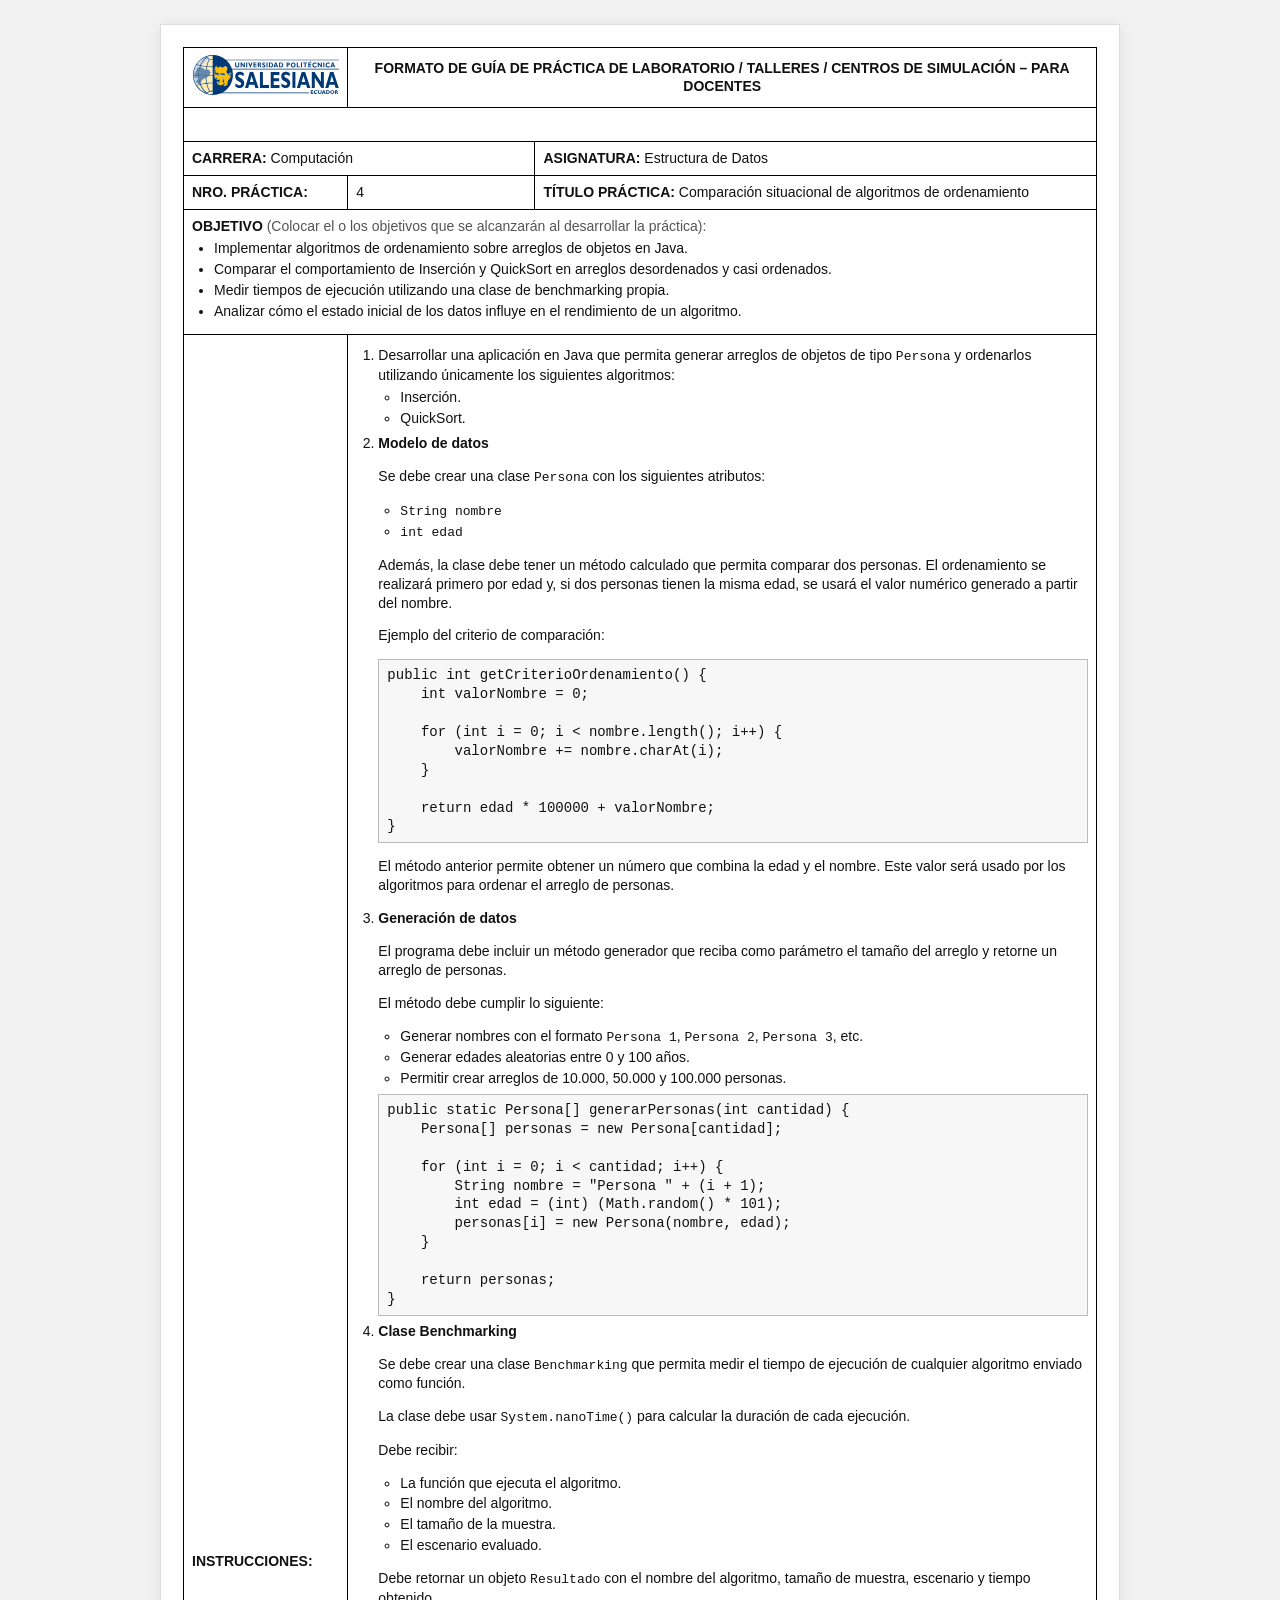
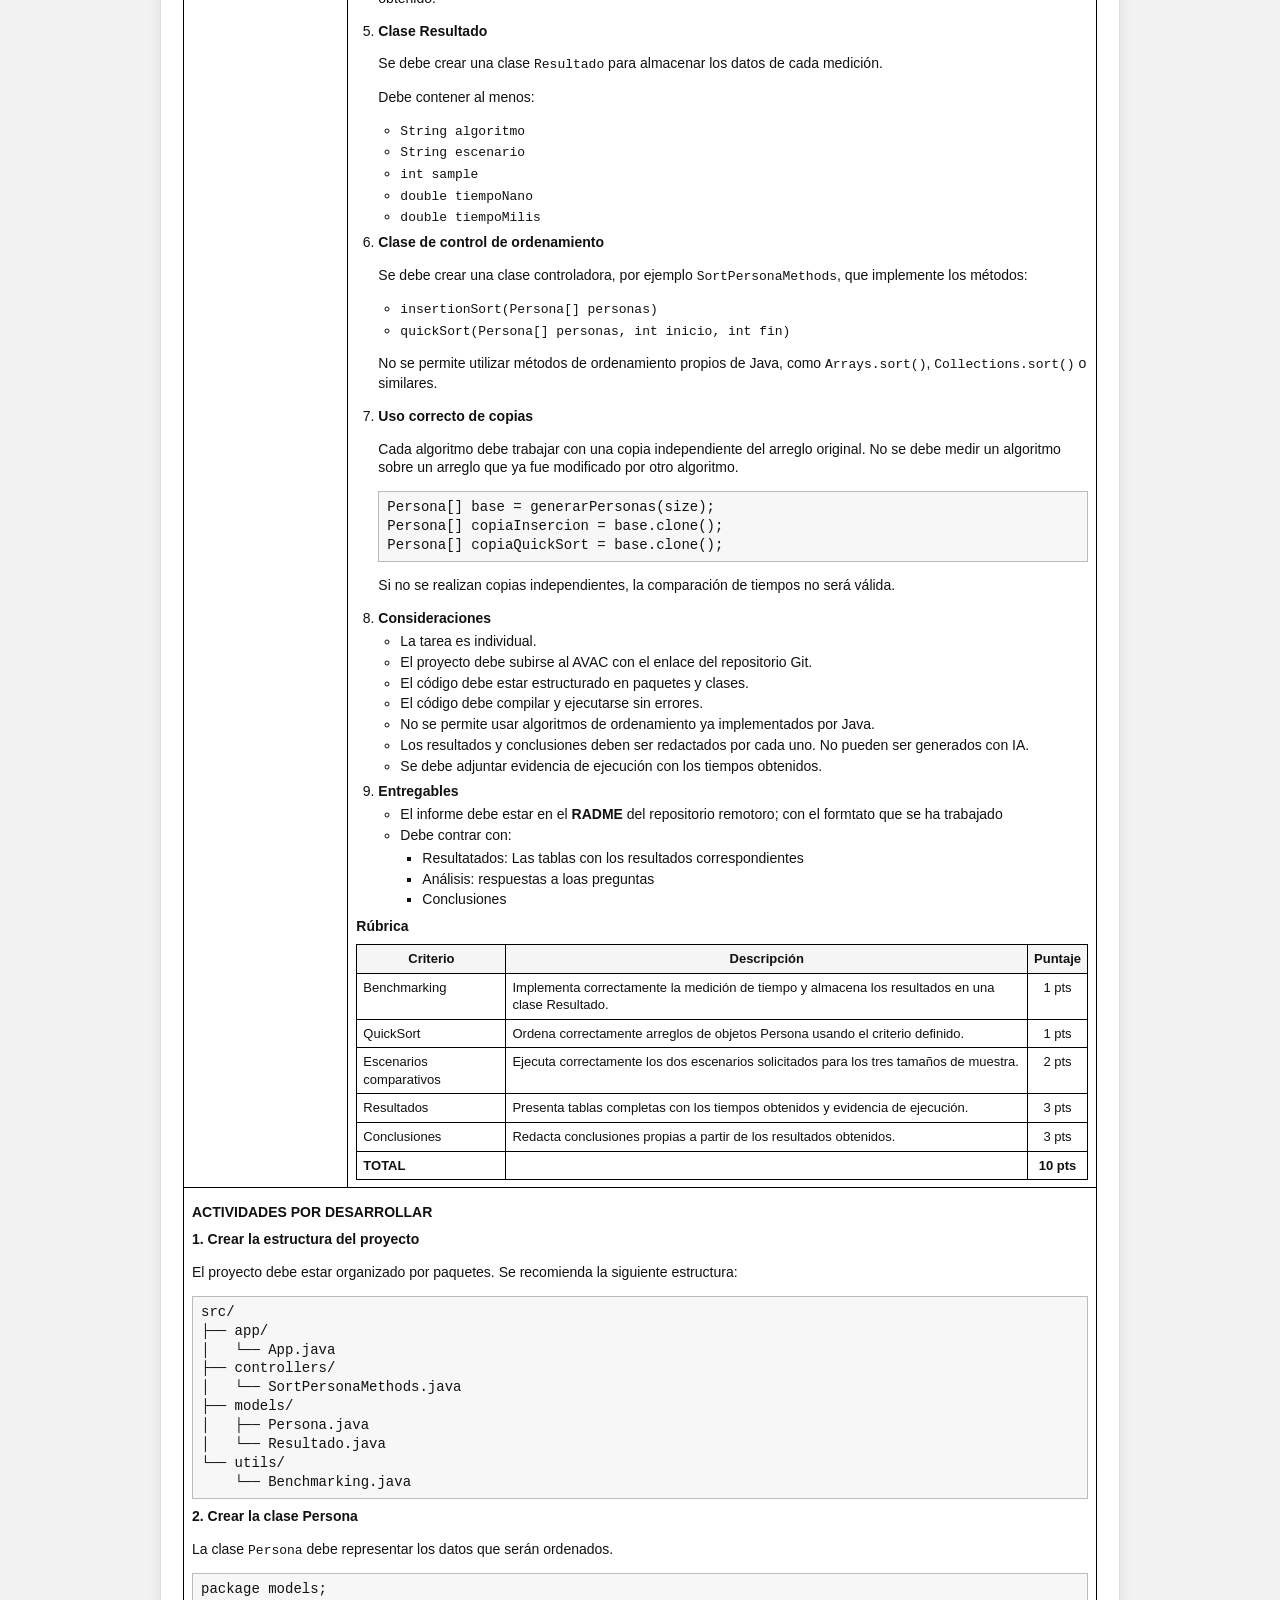
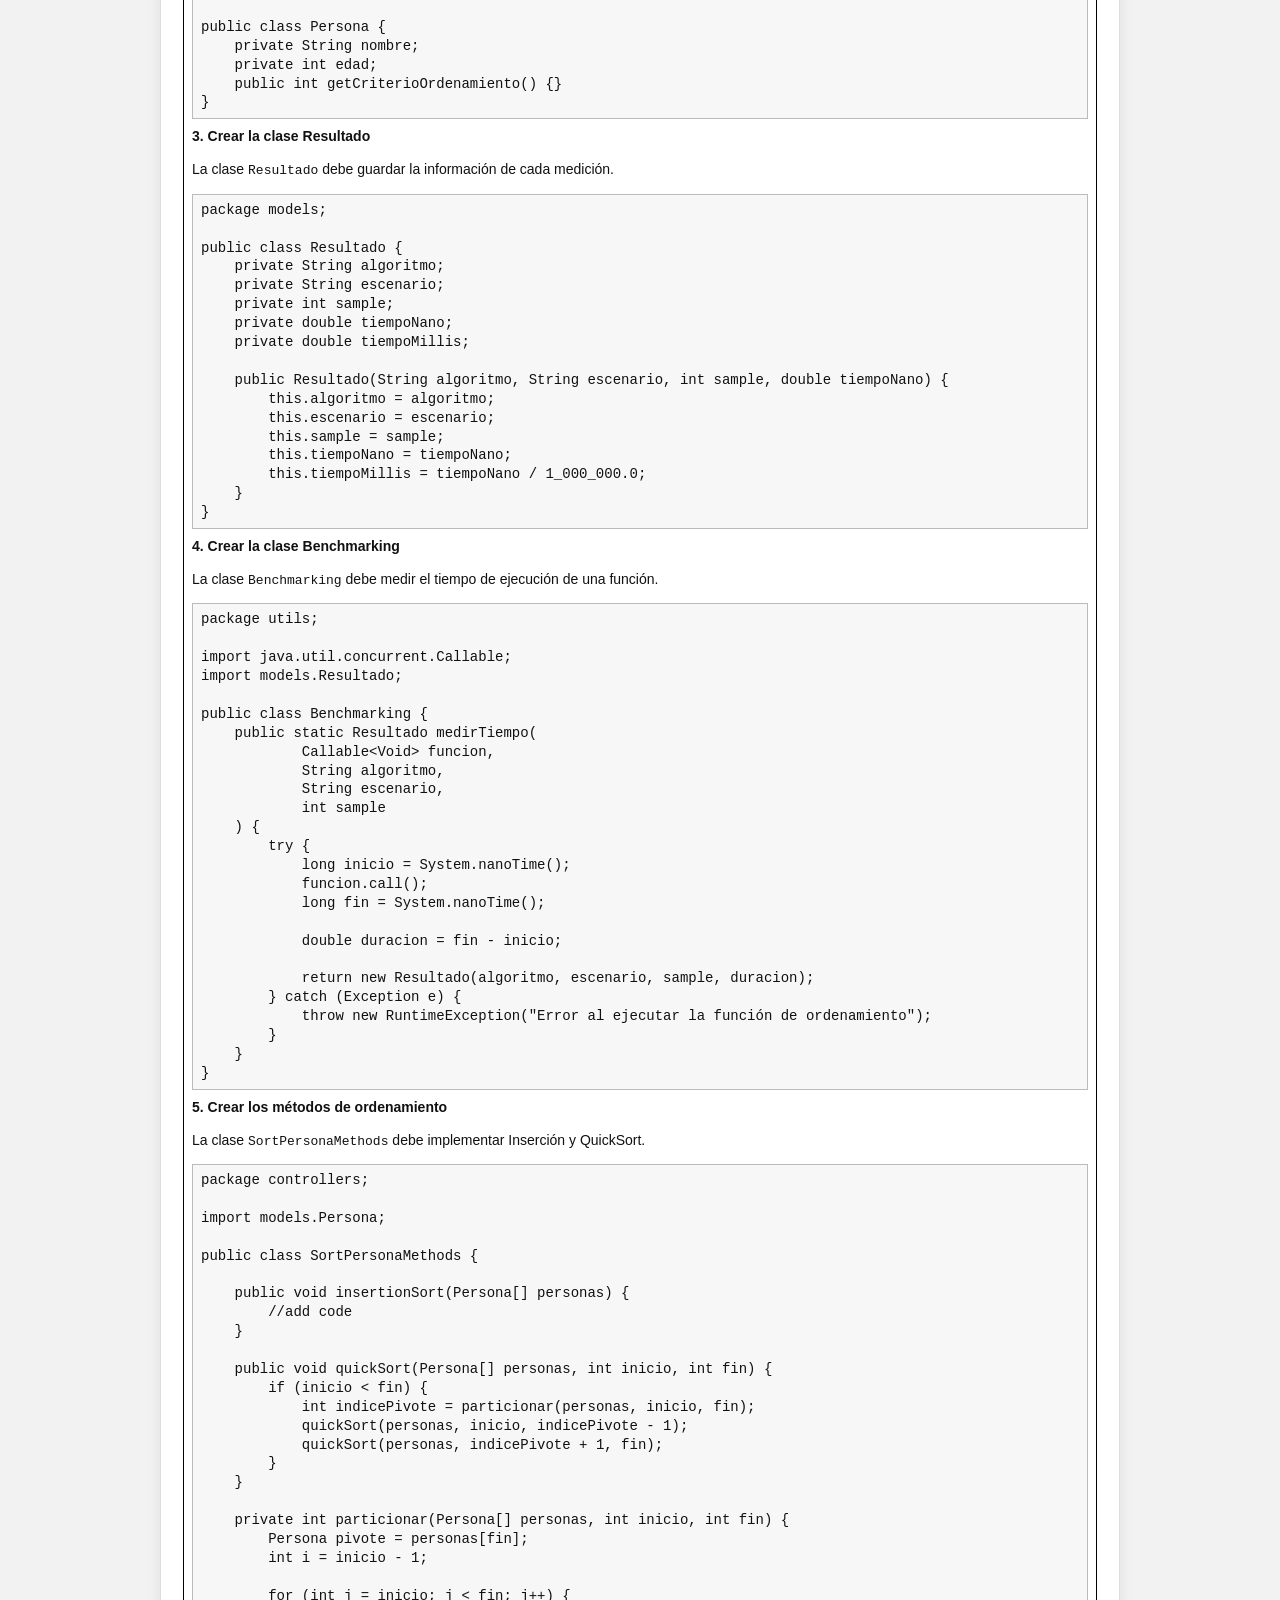
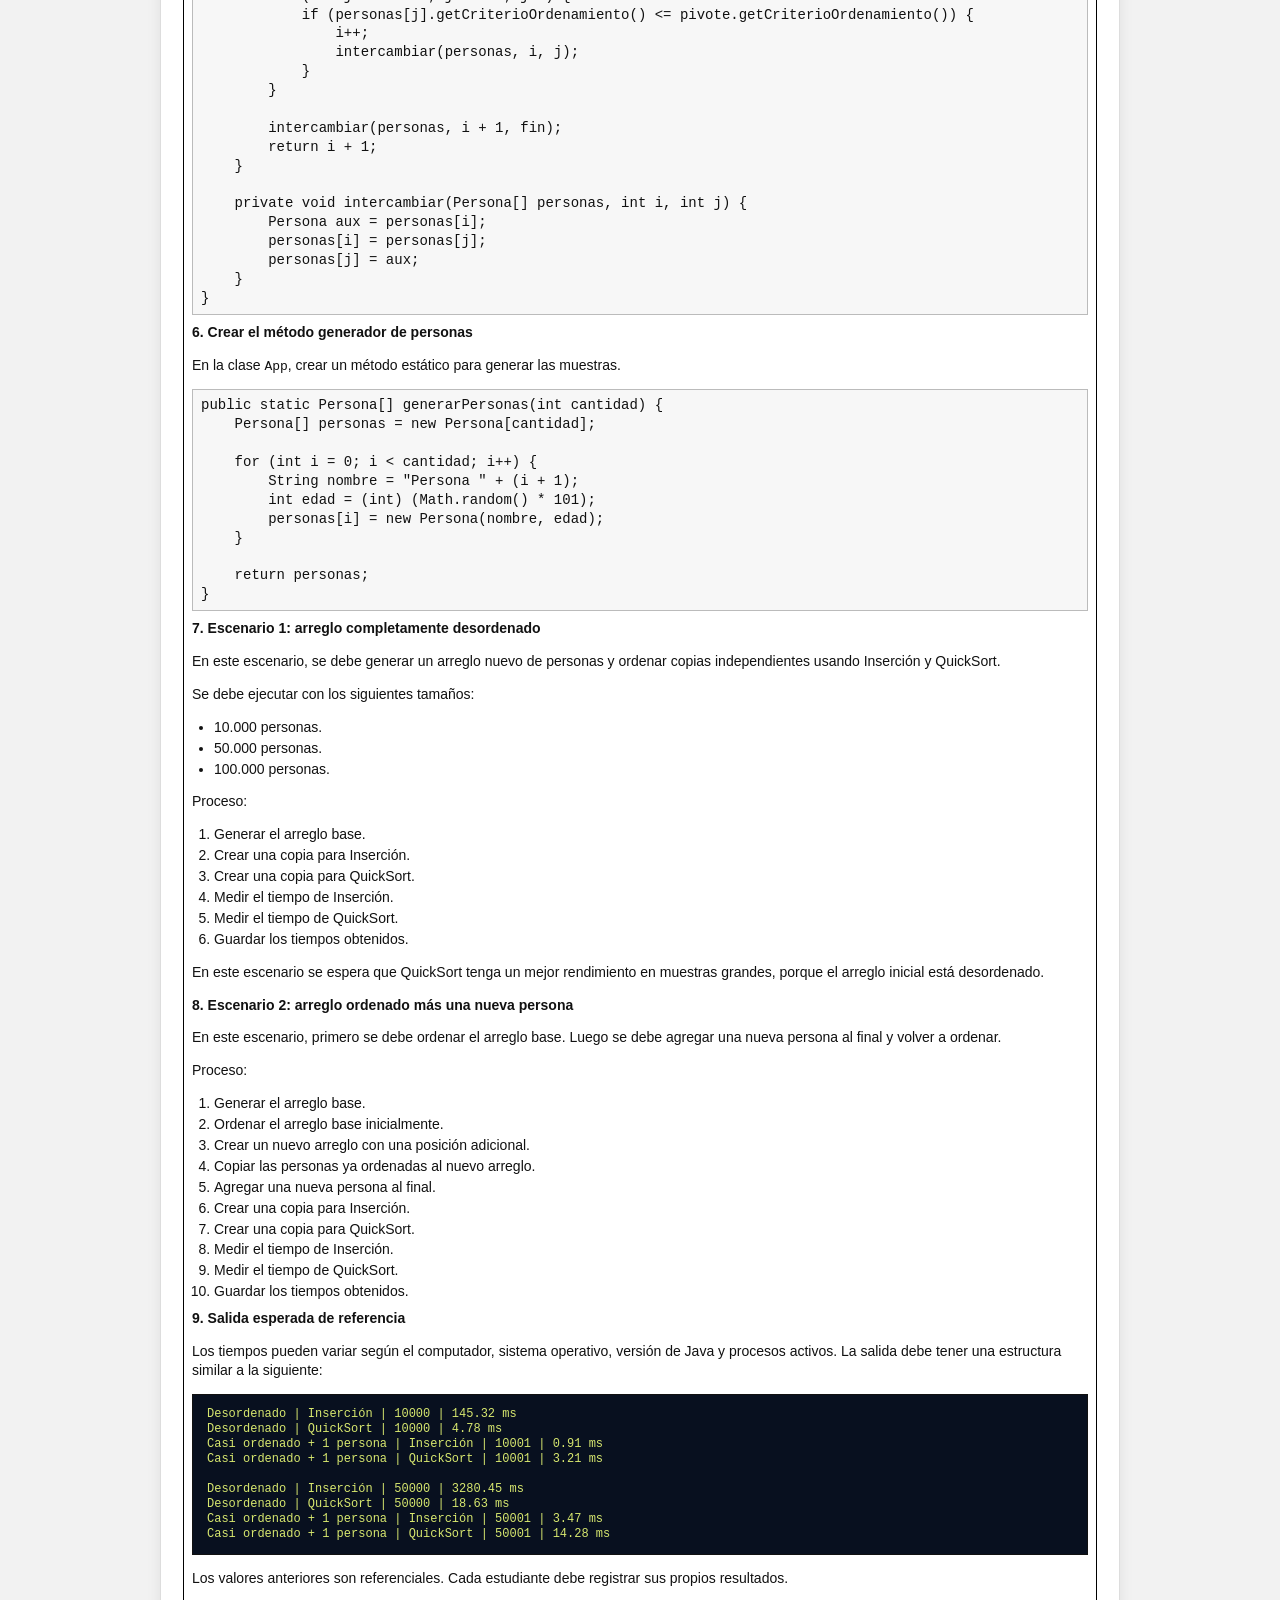
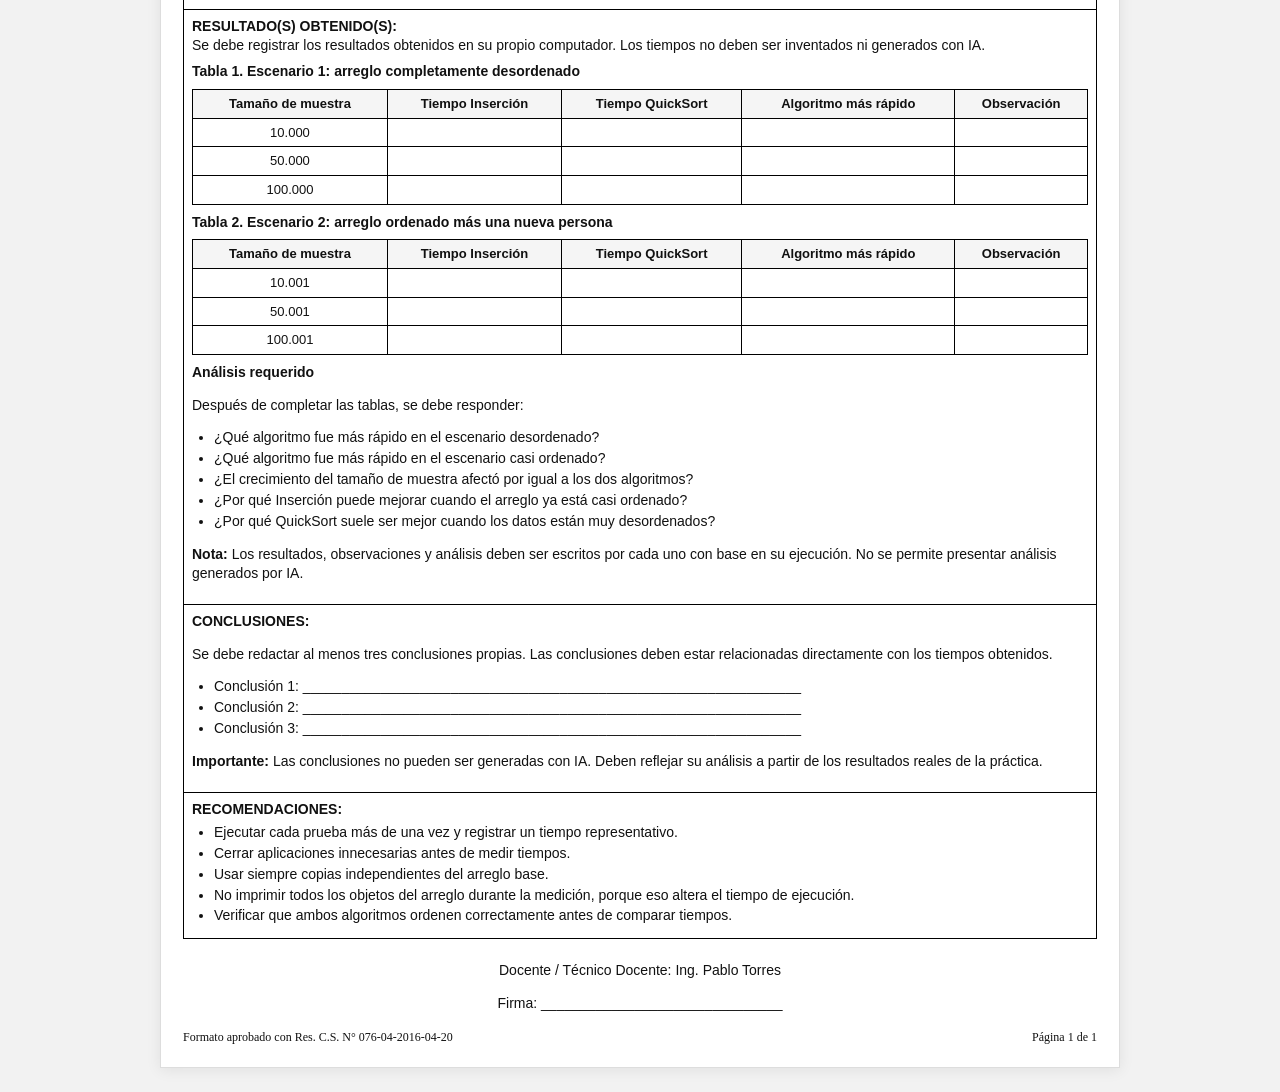
<file: unidad4/PL4.1-comparativa.html>
<!DOCTYPE html>
<html lang="es">

<head>
    <meta charset="UTF-8" />
    <meta
        name="viewport"
        content="width=device-width, initial-scale=1.0"
    />
    <title>Guía de práctica - Comparación situacional de algoritmos de ordenamiento</title>

    <link
        rel="stylesheet"
        href="../css/styles.css"
    >
</head>

<body>
    <main
        class="page"
        id="practice-content"
    >
        <table class="guide-table">
            <tr>
                <td class="logo-cell">
                    <img
                        src="../assets/ups-svg-plain.svg"
                        alt="Logo UPS"
                        class="logo-img"
                    >
                </td>
                <td
                    colspan="4"
                    class="title-cell"
                >
                    FORMATO DE GUÍA DE PRÁCTICA DE LABORATORIO / TALLERES / CENTROS DE SIMULACIÓN – PARA DOCENTES
                </td>
            </tr>

            <tr>
                <td colspan="5">&nbsp;</td>
            </tr>

            <tr>
                <td colspan="2"><strong>CARRERA:</strong> Computación</td>
                <td colspan="3"><strong>ASIGNATURA:</strong> Estructura de Datos</td>
            </tr>

            <tr>
                <td><strong>NRO. PRÁCTICA:</strong></td>
                <td>4</td>
                <td colspan="3"><strong>TÍTULO PRÁCTICA:</strong> Comparación situacional de algoritmos de ordenamiento
                </td>
            </tr>

            <tr>
                <td colspan="5">
                    <strong>OBJETIVO</strong>
                    <span class="muted">(Colocar el o los objetivos que se alcanzarán al desarrollar la
                        práctica):</span>
                    <ul>
                        <li>Implementar algoritmos de ordenamiento sobre arreglos de objetos en Java.</li>
                        <li>Comparar el comportamiento de Inserción y QuickSort en arreglos desordenados y casi
                            ordenados.</li>
                        <li>Medir tiempos de ejecución utilizando una clase de benchmarking propia.</li>
                        <li>Analizar cómo el estado inicial de los datos influye en el rendimiento de un algoritmo.</li>
                    </ul>
                </td>
            </tr>

            <tr>
                <td class="section-label">INSTRUCCIONES:</td>
                <td
                    colspan="4"
                    class="section-content"
                >
                    <ol>
                        <li>
                            Desarrollar una aplicación en Java que permita generar arreglos de objetos de tipo
                            <code>Persona</code> y ordenarlos utilizando únicamente los siguientes algoritmos:
                            <ul>
                                <li>Inserción.</li>
                                <li>QuickSort.</li>
                            </ul>
                        </li>

                        <li>
                            <strong>Modelo de datos</strong>
                            <p>Se debe crear una clase <code>Persona</code> con los siguientes atributos:</p>
                            <ul>
                                <li><code>String nombre</code></li>
                                <li><code>int edad</code></li>
                            </ul>
                            <p>Además, la clase debe tener un método calculado que permita comparar dos personas. El
                                ordenamiento se realizará primero por edad y, si dos personas tienen la misma edad, se
                                usará el valor numérico generado a partir del nombre.</p>
                            <p>Ejemplo del criterio de comparación:</p>
                            <pre class="code-line">public int getCriterioOrdenamiento() {
    int valorNombre = 0;

    for (int i = 0; i &lt; nombre.length(); i++) {
        valorNombre += nombre.charAt(i);
    }

    return edad * 100000 + valorNombre;
}</pre>
                            <p>El método anterior permite obtener un número que combina la edad y el nombre. Este valor
                                será usado por los algoritmos para ordenar el arreglo de personas.</p>
                        </li>

                        <li>
                            <strong>Generación de datos</strong>
                            <p>El programa debe incluir un método generador que reciba como parámetro el tamaño del
                                arreglo y retorne un arreglo de personas.</p>
                            <p>El método debe cumplir lo siguiente:</p>
                            <ul>
                                <li>Generar nombres con el formato <code>Persona 1</code>, <code>Persona 2</code>,
                                    <code>Persona 3</code>, etc.
                                </li>
                                <li>Generar edades aleatorias entre 0 y 100 años.</li>
                                <li>Permitir crear arreglos de 10.000, 50.000 y 100.000 personas.</li>
                            </ul>
                            <pre class="code-line">public static Persona[] generarPersonas(int cantidad) {
    Persona[] personas = new Persona[cantidad];

    for (int i = 0; i &lt; cantidad; i++) {
        String nombre = "Persona " + (i + 1);
        int edad = (int) (Math.random() * 101);
        personas[i] = new Persona(nombre, edad);
    }

    return personas;
}</pre>
                        </li>

                        <li>
                            <strong>Clase Benchmarking</strong>
                            <p>Se debe crear una clase <code>Benchmarking</code> que permita medir el tiempo
                                de ejecución de cualquier algoritmo enviado como función.</p>
                            <p>La clase debe usar <code>System.nanoTime()</code> para calcular la duración de cada
                                ejecución.</p>
                            <p>Debe recibir:</p>
                            <ul>
                                <li>La función que ejecuta el algoritmo.</li>
                                <li>El nombre del algoritmo.</li>
                                <li>El tamaño de la muestra.</li>
                                <li>El escenario evaluado.</li>
                            </ul>
                            <p>Debe retornar un objeto <code>Resultado</code> con el nombre del algoritmo, tamaño de
                                muestra, escenario y tiempo obtenido.</p>
                        </li>

                        <li>
                            <strong>Clase Resultado</strong>
                            <p>Se debe crear una clase <code>Resultado</code> para almacenar los datos de
                                cada medición.</p>
                            <p>Debe contener al menos:</p>
                            <ul>
                                <li><code>String algoritmo</code></li>
                                <li><code>String escenario</code></li>
                                <li><code>int sample</code></li>
                                <li><code>double tiempoNano</code></li>
                                <li><code>double tiempoMilis</code></li>

                            </ul>
                        </li>

                        <li>
                            <strong>Clase de control de ordenamiento</strong>
                            <p>Se debe crear una clase controladora, por ejemplo
                                <code>SortPersonaMethods</code>, que implemente los métodos:
                            </p>
                            <ul>
                                <li><code>insertionSort(Persona[] personas)</code></li>
                                <li><code>quickSort(Persona[] personas, int inicio, int fin)</code></li>
                            </ul>
                            <p>No se permite utilizar métodos de ordenamiento propios de Java, como
                                <code>Arrays.sort()</code>, <code>Collections.sort()</code> o similares.
                            </p>
                        </li>

                        <li>
                            <strong>Uso correcto de copias</strong>
                            <p>Cada algoritmo debe trabajar con una copia independiente del arreglo original. No se debe
                                medir un algoritmo sobre un arreglo que ya fue modificado por otro algoritmo.</p>
                            <pre class="code-line">Persona[] base = generarPersonas(size);
Persona[] copiaInsercion = base.clone();
Persona[] copiaQuickSort = base.clone();</pre>
                            <p>Si no se realizan copias independientes, la comparación de tiempos no será válida.</p>
                        </li>

                        <li>
                            <strong>Consideraciones</strong>
                            <ul>
                                <li>La tarea es individual.</li>
                                <li>El proyecto debe subirse al AVAC con el enlace del repositorio Git.</li>
                                <li>El código debe estar estructurado en paquetes y clases.</li>
                                <li>El código debe compilar y ejecutarse sin errores.</li>
                                <li>No se permite usar algoritmos de ordenamiento ya implementados por Java.</li>
                                <li>Los resultados y conclusiones deben ser redactados por cada uno. No pueden ser
                                    generados con IA.</li>
                                <li>Se debe adjuntar evidencia de ejecución con los tiempos obtenidos.</li>
                            </ul>
                        </li>
                        <li>
                            <strong>Entregables</strong>
                            <ul>
                                <li>El informe debe estar en el <strong>RADME</strong> del repositorio remotoro; con el
                                    formtato que se ha trabajado</li>
                                <li>Debe contrar con:
                                    <ul>
                                        <li>Resultatados: Las tablas con los resultados correspondientes</li>
                                        <li>Análisis: respuestas a loas preguntas</li>
                                        <li>Conclusiones</li>
                                    </ul>
                                </li>
                            </ul>
                    </ol>

                    <h3>Rúbrica</h3>
                    <table class="rubric">
                        <thead>
                            <tr>
                                <th>Criterio</th>
                                <th>Descripción</th>
                                <th>Puntaje</th>
                            </tr>
                        </thead>
                        <tbody>
                            <tr>
                                <td>Benchmarking</td>
                                <td>Implementa correctamente la medición de tiempo y almacena los resultados en una
                                    clase Resultado.</td>
                                <td class="center">1 pts</td>
                            </tr>

                            <tr>
                                <td>QuickSort</td>
                                <td>Ordena correctamente arreglos de objetos Persona usando el criterio definido.</td>
                                <td class="center">1 pts</td>
                            </tr>
                            <tr>
                                <td>Escenarios comparativos</td>
                                <td>Ejecuta correctamente los dos escenarios solicitados para los tres tamaños de
                                    muestra.</td>
                                <td class="center">2 pts</td>
                            </tr>
                            <tr>
                                <td>Resultados</td>
                                <td>Presenta tablas completas con los tiempos obtenidos y evidencia de ejecución.</td>
                                <td class="center">3 pts</td>
                            </tr>
                            <tr>
                                <td>Conclusiones</td>
                                <td>Redacta conclusiones propias a partir de los resultados obtenidos.</td>
                                <td class="center">3 pts</td>
                            </tr>
                            <tr class="subtotal">
                                <td>TOTAL</td>
                                <td></td>
                                <td class="center">10 pts</td>
                            </tr>
                        </tbody>
                    </table>
                </td>
            </tr>

            <tr>
                <td colspan="5">
                    <h3>ACTIVIDADES POR DESARROLLAR</h3>

                    <h4>1. Crear la estructura del proyecto</h4>
                    <p>El proyecto debe estar organizado por paquetes. Se recomienda la siguiente estructura:</p>
                    <pre class="code-line">src/
├── app/
│   └── App.java
├── controllers/
│   └── SortPersonaMethods.java
├── models/
│   ├── Persona.java
│   └── Resultado.java
└── utils/
    └── Benchmarking.java</pre>

                    <h4>2. Crear la clase Persona</h4>
                    <p>La clase <code>Persona</code> debe representar los datos que serán ordenados.</p>
                    <pre class="code-line">package models;

public class Persona {
    private String nombre;
    private int edad;
    public int getCriterioOrdenamiento() {}
}</pre>

                    <h4>3. Crear la clase Resultado</h4>
                    <p>La clase <code>Resultado</code> debe guardar la información de cada medición.</p>
                    <pre class="code-line">package models;

public class Resultado {
    private String algoritmo;
    private String escenario;
    private int sample;
    private double tiempoNano;
    private double tiempoMillis;

    public Resultado(String algoritmo, String escenario, int sample, double tiempoNano) {
        this.algoritmo = algoritmo;
        this.escenario = escenario;
        this.sample = sample;
        this.tiempoNano = tiempoNano;
        this.tiempoMillis = tiempoNano / 1_000_000.0;
    }
}</pre>

                    <h4>4. Crear la clase Benchmarking</h4>
                    <p>La clase <code>Benchmarking</code> debe medir el tiempo de ejecución de una función.</p>
                    <pre class="code-line">package utils;

import java.util.concurrent.Callable;
import models.Resultado;

public class Benchmarking {
    public static Resultado medirTiempo(
            Callable&lt;Void&gt; funcion,
            String algoritmo,
            String escenario,
            int sample
    ) {
        try {
            long inicio = System.nanoTime();
            funcion.call();
            long fin = System.nanoTime();

            double duracion = fin - inicio;

            return new Resultado(algoritmo, escenario, sample, duracion);
        } catch (Exception e) {
            throw new RuntimeException("Error al ejecutar la función de ordenamiento");
        }
    }
}</pre>

                    <h4>5. Crear los métodos de ordenamiento</h4>
                    <p>La clase <code>SortPersonaMethods</code> debe implementar Inserción y QuickSort.</p>
                    <pre class="code-line">package controllers;

import models.Persona;

public class SortPersonaMethods {

    public void insertionSort(Persona[] personas) { 
        //add code
    }

    public void quickSort(Persona[] personas, int inicio, int fin) {
        if (inicio &lt; fin) {
            int indicePivote = particionar(personas, inicio, fin);
            quickSort(personas, inicio, indicePivote - 1);
            quickSort(personas, indicePivote + 1, fin);
        }
    }

    private int particionar(Persona[] personas, int inicio, int fin) {
        Persona pivote = personas[fin];
        int i = inicio - 1;

        for (int j = inicio; j &lt; fin; j++) {
            if (personas[j].getCriterioOrdenamiento() &lt;= pivote.getCriterioOrdenamiento()) {
                i++;
                intercambiar(personas, i, j);
            }
        }

        intercambiar(personas, i + 1, fin);
        return i + 1;
    }

    private void intercambiar(Persona[] personas, int i, int j) {
        Persona aux = personas[i];
        personas[i] = personas[j];
        personas[j] = aux;
    }
}</pre>

                    <h4>6. Crear el método generador de personas</h4>
                    <p>En la clase <code>App</code>, crear un método estático para generar las muestras.</p>
                    <pre class="code-line">public static Persona[] generarPersonas(int cantidad) {
    Persona[] personas = new Persona[cantidad];

    for (int i = 0; i &lt; cantidad; i++) {
        String nombre = "Persona " + (i + 1);
        int edad = (int) (Math.random() * 101);
        personas[i] = new Persona(nombre, edad);
    }

    return personas;
}</pre>

                    <h4>7. Escenario 1: arreglo completamente desordenado</h4>
                    <p>En este escenario, se debe generar un arreglo nuevo de personas y ordenar copias
                        independientes usando Inserción y QuickSort.</p>
                    <p>Se debe ejecutar con los siguientes tamaños:</p>
                    <ul>
                        <li>10.000 personas.</li>
                        <li>50.000 personas.</li>
                        <li>100.000 personas.</li>
                    </ul>
                    <p>Proceso:</p>
                    <ol>
                        <li>Generar el arreglo base.</li>
                        <li>Crear una copia para Inserción.</li>
                        <li>Crear una copia para QuickSort.</li>
                        <li>Medir el tiempo de Inserción.</li>
                        <li>Medir el tiempo de QuickSort.</li>
                        <li>Guardar los tiempos obtenidos.</li>
                    </ol>
                    <p>En este escenario se espera que QuickSort tenga un mejor rendimiento en muestras grandes, porque
                        el arreglo inicial está desordenado.</p>

                    <h4>8. Escenario 2: arreglo ordenado más una nueva persona</h4>
                    <p>En este escenario, primero se debe ordenar el arreglo base. Luego se debe agregar una nueva
                        persona al final y volver a ordenar.</p>
                    <p>Proceso:</p>
                    <ol>
                        <li>Generar el arreglo base.</li>
                        <li>Ordenar el arreglo base inicialmente.</li>
                        <li>Crear un nuevo arreglo con una posición adicional.</li>
                        <li>Copiar las personas ya ordenadas al nuevo arreglo.</li>
                        <li>Agregar una nueva persona al final.</li>
                        <li>Crear una copia para Inserción.</li>
                        <li>Crear una copia para QuickSort.</li>
                        <li>Medir el tiempo de Inserción.</li>
                        <li>Medir el tiempo de QuickSort.</li>
                        <li>Guardar los tiempos obtenidos.</li>
                    </ol>



                    <h4>9. Salida esperada de referencia</h4>
                    <p>Los tiempos pueden variar según el computador, sistema operativo, versión de Java y procesos
                        activos. La salida debe tener una estructura similar a la siguiente:</p>
                    <pre class="console">Desordenado | Inserción | 10000 | 145.32 ms
Desordenado | QuickSort | 10000 | 4.78 ms
Casi ordenado + 1 persona | Inserción | 10001 | 0.91 ms
Casi ordenado + 1 persona | QuickSort | 10001 | 3.21 ms

Desordenado | Inserción | 50000 | 3280.45 ms
Desordenado | QuickSort | 50000 | 18.63 ms
Casi ordenado + 1 persona | Inserción | 50001 | 3.47 ms
Casi ordenado + 1 persona | QuickSort | 50001 | 14.28 ms</pre>
                    <p>Los valores anteriores son referenciales. Cada estudiante debe registrar sus propios resultados.
                    </p>
                </td>
            </tr>

            <tr>
                <td colspan="5">
                    <strong>RESULTADO(S) OBTENIDO(S):</strong><br>
                    Se debe registrar los resultados obtenidos en su propio computador. Los tiempos no deben
                    ser inventados ni generados con IA.

                    <h4>Tabla 1. Escenario 1: arreglo completamente desordenado</h4>
                    <table class="rubric">
                        <thead>
                            <tr>
                                <th>Tamaño de muestra</th>
                                <th>Tiempo Inserción</th>
                                <th>Tiempo QuickSort</th>
                                <th>Algoritmo más rápido</th>
                                <th>Observación</th>
                            </tr>
                        </thead>
                        <tbody>
                            <tr>
                                <td class="center">10.000</td>
                                <td></td>
                                <td></td>
                                <td></td>
                                <td></td>
                            </tr>
                            <tr>
                                <td class="center">50.000</td>
                                <td></td>
                                <td></td>
                                <td></td>
                                <td></td>
                            </tr>
                            <tr>
                                <td class="center">100.000</td>
                                <td></td>
                                <td></td>
                                <td></td>
                                <td></td>
                            </tr>
                        </tbody>
                    </table>

                    <h4>Tabla 2. Escenario 2: arreglo ordenado más una nueva persona</h4>
                    <table class="rubric">
                        <thead>
                            <tr>
                                <th>Tamaño de muestra</th>
                                <th>Tiempo Inserción</th>
                                <th>Tiempo QuickSort</th>
                                <th>Algoritmo más rápido</th>
                                <th>Observación</th>
                            </tr>
                        </thead>
                        <tbody>
                            <tr>
                                <td class="center">10.001</td>
                                <td></td>
                                <td></td>
                                <td></td>
                                <td></td>
                            </tr>
                            <tr>
                                <td class="center">50.001</td>
                                <td></td>
                                <td></td>
                                <td></td>
                                <td></td>
                            </tr>
                            <tr>
                                <td class="center">100.001</td>
                                <td></td>
                                <td></td>
                                <td></td>
                                <td></td>
                            </tr>
                        </tbody>
                    </table>

                    <h4>Análisis requerido</h4>
                    <p>Después de completar las tablas, se debe responder:</p>
                    <ul>
                        <li>¿Qué algoritmo fue más rápido en el escenario desordenado?</li>
                        <li>¿Qué algoritmo fue más rápido en el escenario casi ordenado?</li>
                        <li>¿El crecimiento del tamaño de muestra afectó por igual a los dos algoritmos?</li>
                        <li>¿Por qué Inserción puede mejorar cuando el arreglo ya está casi ordenado?</li>
                        <li>¿Por qué QuickSort suele ser mejor cuando los datos están muy desordenados?</li>
                    </ul>
                    <p><strong>Nota:</strong> Los resultados, observaciones y análisis deben ser escritos por cada uno
                        con base en su ejecución. No se permite presentar análisis generados por IA.</p>
                </td>
            </tr>

            <tr>
                <td colspan="5">
                    <strong>CONCLUSIONES:</strong>
                    <p>Se debe redactar al menos tres conclusiones propias. Las conclusiones deben estar
                        relacionadas directamente con los tiempos obtenidos.</p>
                    <ul>
                        <li>Conclusión 1: ________________________________________________________________</li>
                        <li>Conclusión 2: ________________________________________________________________</li>
                        <li>Conclusión 3: ________________________________________________________________</li>
                    </ul>
                    <p><strong>Importante:</strong> Las conclusiones no pueden ser generadas con IA. Deben reflejar su
                        análisis a partir de los resultados reales de la práctica.</p>
                </td>
            </tr>

            <tr>
                <td colspan="5">
                    <strong>RECOMENDACIONES:</strong>
                    <ul>
                        <li>Ejecutar cada prueba más de una vez y registrar un tiempo representativo.</li>
                        <li>Cerrar aplicaciones innecesarias antes de medir tiempos.</li>
                        <li>Usar siempre copias independientes del arreglo base.</li>
                        <li>No imprimir todos los objetos del arreglo durante la medición, porque eso altera el tiempo
                            de ejecución.</li>
                        <li>Verificar que ambos algoritmos ordenen correctamente antes de comparar tiempos.</li>
                    </ul>
                </td>
            </tr>
        </table>

        <div style="text-align: center; margin: 0 auto;">
            <p class="signature">
                Docente / Técnico Docente: Ing. Pablo Torres
            </p>
            <p>
                Firma: _______________________________
            </p>
        </div>

        <div class="footer">
            <span>Formato aprobado con Res. C.S. N° 076-04-2016-04-20</span>
            <span>Página 1 de 1</span>
        </div>
    </main>
    <script src="../js/protection.js"></script>
    <!-- <script src="../js/protection-security-overlay.js"></script> -->
</body>

</html>
</file>
<file: css/styles.css>
:root {
    --border: #000;
    --text: #111;
    --muted: #555;
    --page-width: 960px;
}

* {
    box-sizing: border-box;
}

html,
body {
    margin: 0;
    padding: 0;
    background: #f2f2f2;
    color: var(--text);
    font-family: Arial, Helvetica, sans-serif;
    font-size: 14px;
    line-height: 1.35;
    user-select: none;
}

body {
    padding: 24px 12px;
}


.security-overlay {
    position: fixed;
    inset: 0;
    z-index: 999999;
    display: none;
    align-items: center;
    justify-content: center;
    background: #000;
    color: #fff;
    text-align: center;
    padding: 2rem;
}

.security-overlay.active {
    display: flex;
}

.security-box {
    max-width: 520px;
    border: 1px solid #444;
    padding: 2rem;
    border-radius: 1rem;
    background: #111;
}

body.content-hidden main,
body.content-hidden header,
body.content-hidden section,
body.content-hidden article {
    filter: blur(12px);
    pointer-events: none;
    user-select: none;
}


.page {
    max-width: var(--page-width);
    margin: 0 auto;
    background: #fff;
    padding: 22px;
    border: 1px solid #ddd;
    box-shadow: 0 2px 14px rgba(0, 0, 0, .08);
}

.guide-table {
    width: 100%;
    border-collapse: collapse;
    table-layout: fixed;
    border: 1px solid var(--border);
}

.guide-table td,
.guide-table th {
    border: 1px solid var(--border);
    padding: 7px 8px;
    vertical-align: top;
}

.logo-cell {
    width: 18%;
    height: 54px;
    text-align: center;
    vertical-align: middle !important;
    font-weight: 700;
}

.logo-placeholder {
    width: 140px;
    height: 38px;
    border: 1px solid #999;
    display: inline-flex;
    align-items: center;
    justify-content: center;
    font-size: 12px;
    color: #444;
}

.logo-cell {
    text-align: center;
    vertical-align: middle;
}

.logo-img {
    height: 40px;
    max-width: 100%;
    object-fit: contain;
}

.title-cell {
    text-align: center;
    font-weight: 700;
    vertical-align: middle !important;
    font-size: 14px;
}

.center {
    text-align: center;
}

.bold {
    font-weight: 700;
}

.section-label {
    width: 18%;
    font-weight: 700;
    text-align: left;
    vertical-align: middle !important;
}

.section-content {
    width: 82%;
}

.small {
    font-size: 12px;
}

.muted {
    color: var(--muted);
}

ol,
ul {
    margin-top: 4px;
    margin-bottom: 6px;
    padding-left: 22px;
}

li {
    margin: 2px 0;
}

h3,
h4 {
    margin: 8px 0 4px;
    font-size: 14px;
}

.rubric {
    width: 100%;
    border-collapse: collapse;
    margin-top: 8px;
    font-size: 13px;
}

.rubric th,
.rubric td {
    border: 1px solid var(--border);
    padding: 5px 6px;
}

.rubric th {
    text-align: center;
    font-weight: 700;
    background: #f5f5f5;
}

.rubric .subtotal td {
    font-weight: 700;
}

code {
    font-family: "Courier New", Consolas, monospace;
    font-size: 13px;
}

.code-line {
    display: block;
    font-family: "Courier New", Consolas, monospace;
    background: #f7f7f7;
    border: 1px solid #bbb;
    padding: 6px 8px;
    margin: 6px 0;
    white-space: pre-wrap;
}

.console {
    background: #08101f;
    color: #d8e86f;
    border: 1px solid #111;
    padding: 12px 14px;
    margin: 8px 0 14px;
    font-family: "Courier New", Consolas, monospace;
    font-size: 12px;
    line-height: 1.25;
    white-space: pre;
    overflow-x: auto;
    user-select: none;
}

.console .orange {
    color: #ff9b45;
    font-weight: 700;
}

.console .cyan {
    color: #8ed0ff;
}

.footer {
    display: flex;
    justify-content: space-between;
    margin-top: 16px;
    font-family: "Times New Roman", serif;
    font-size: 12px;
}

.signature {
    margin-top: 22px;
}

@media print {
    body {
        background: white;
        padding: 0;
    }

    .page {
        max-width: none;
        margin: 0;
        padding: 0;
        border: none;
        box-shadow: none;
    }

    .console {
        white-space: pre-wrap;
        overflow: visible;
    }
}

.code-copy-container {
    position: relative;
    margin: 16px 0;
}

.code-copy-container .code-line {
    margin: 0;
    padding-top: 48px;
}

.copy-button {
    position: absolute;
    top: 10px;
    right: 10px;
    z-index: 2;

    padding: 7px 14px;
    border: 1px solid #003772;
    border-radius: 5px;

    background-color: #003772;
    color: #ffffff;

    font-size: 13px;
    font-weight: 600;
    cursor: pointer;
}

.copy-button:hover {
    background-color: #07508e;
}

.copy-button:active {
    transform: scale(0.97);
}
</file>
